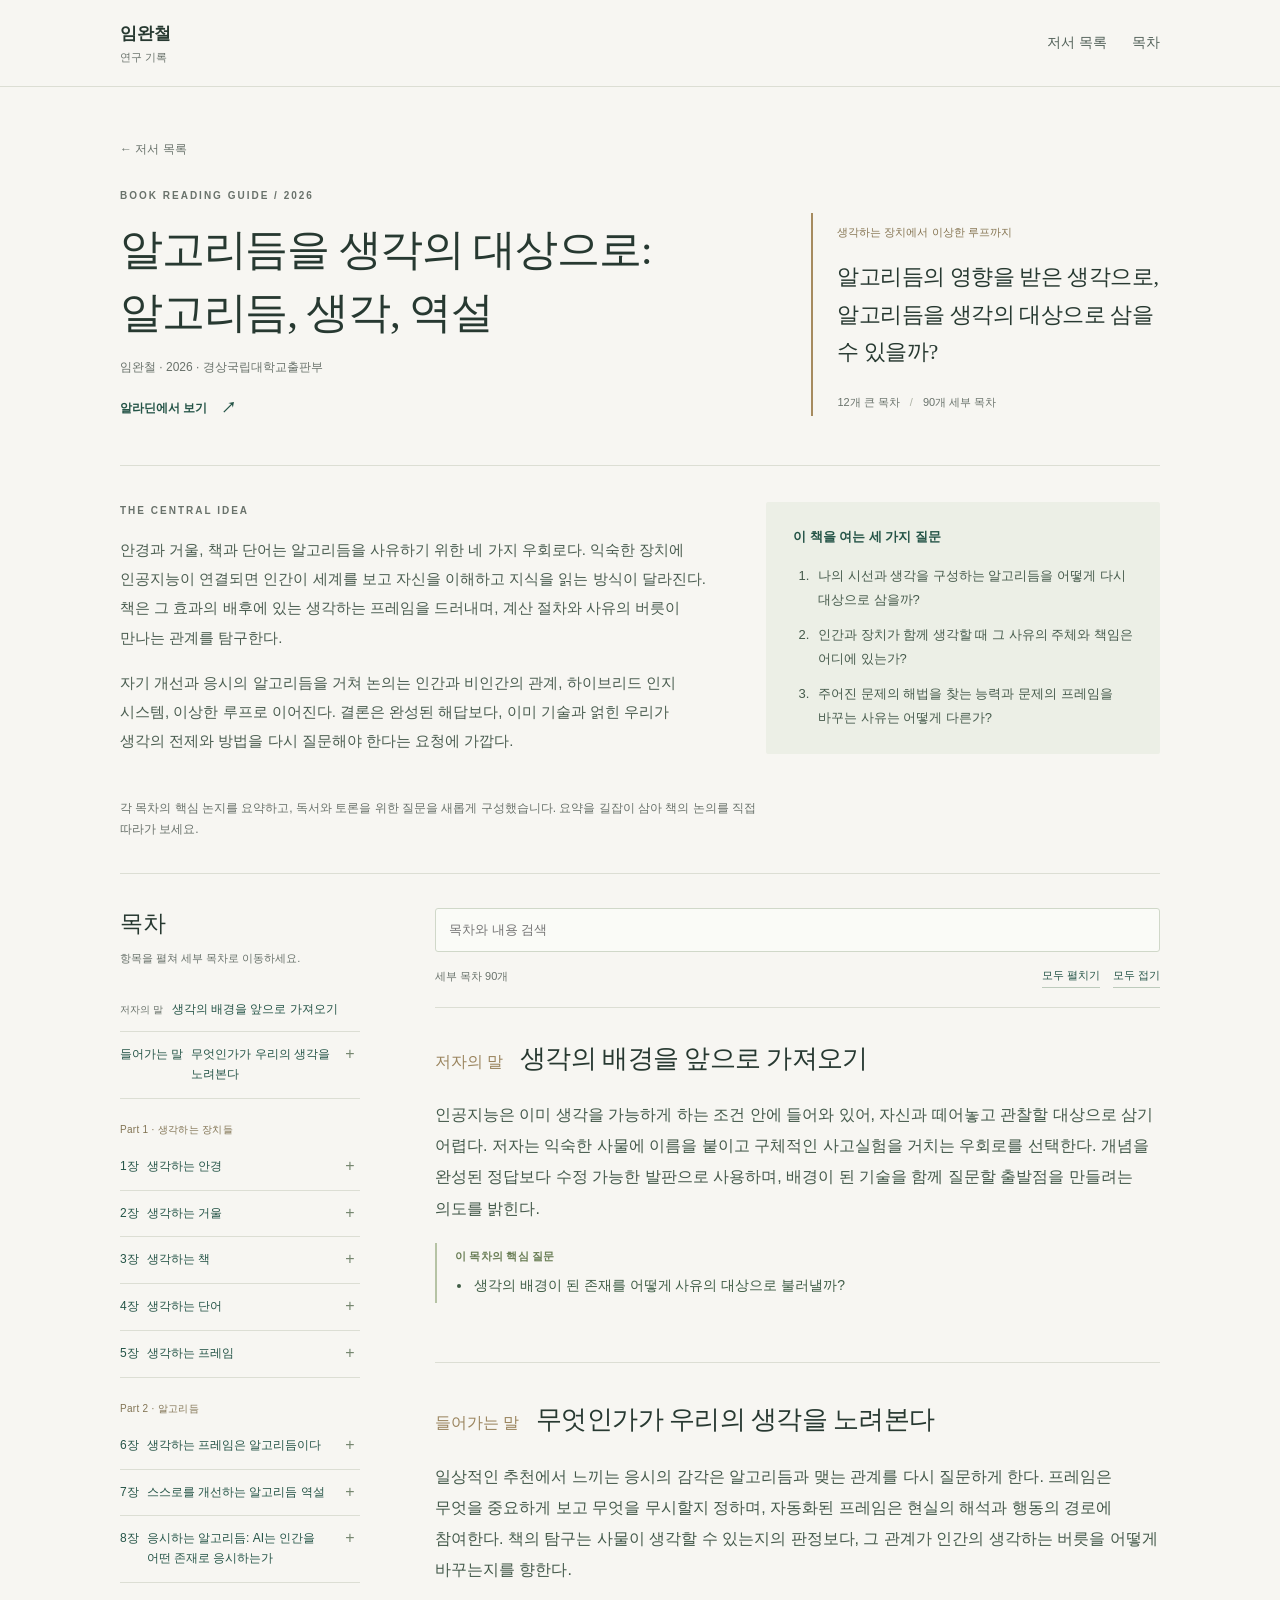
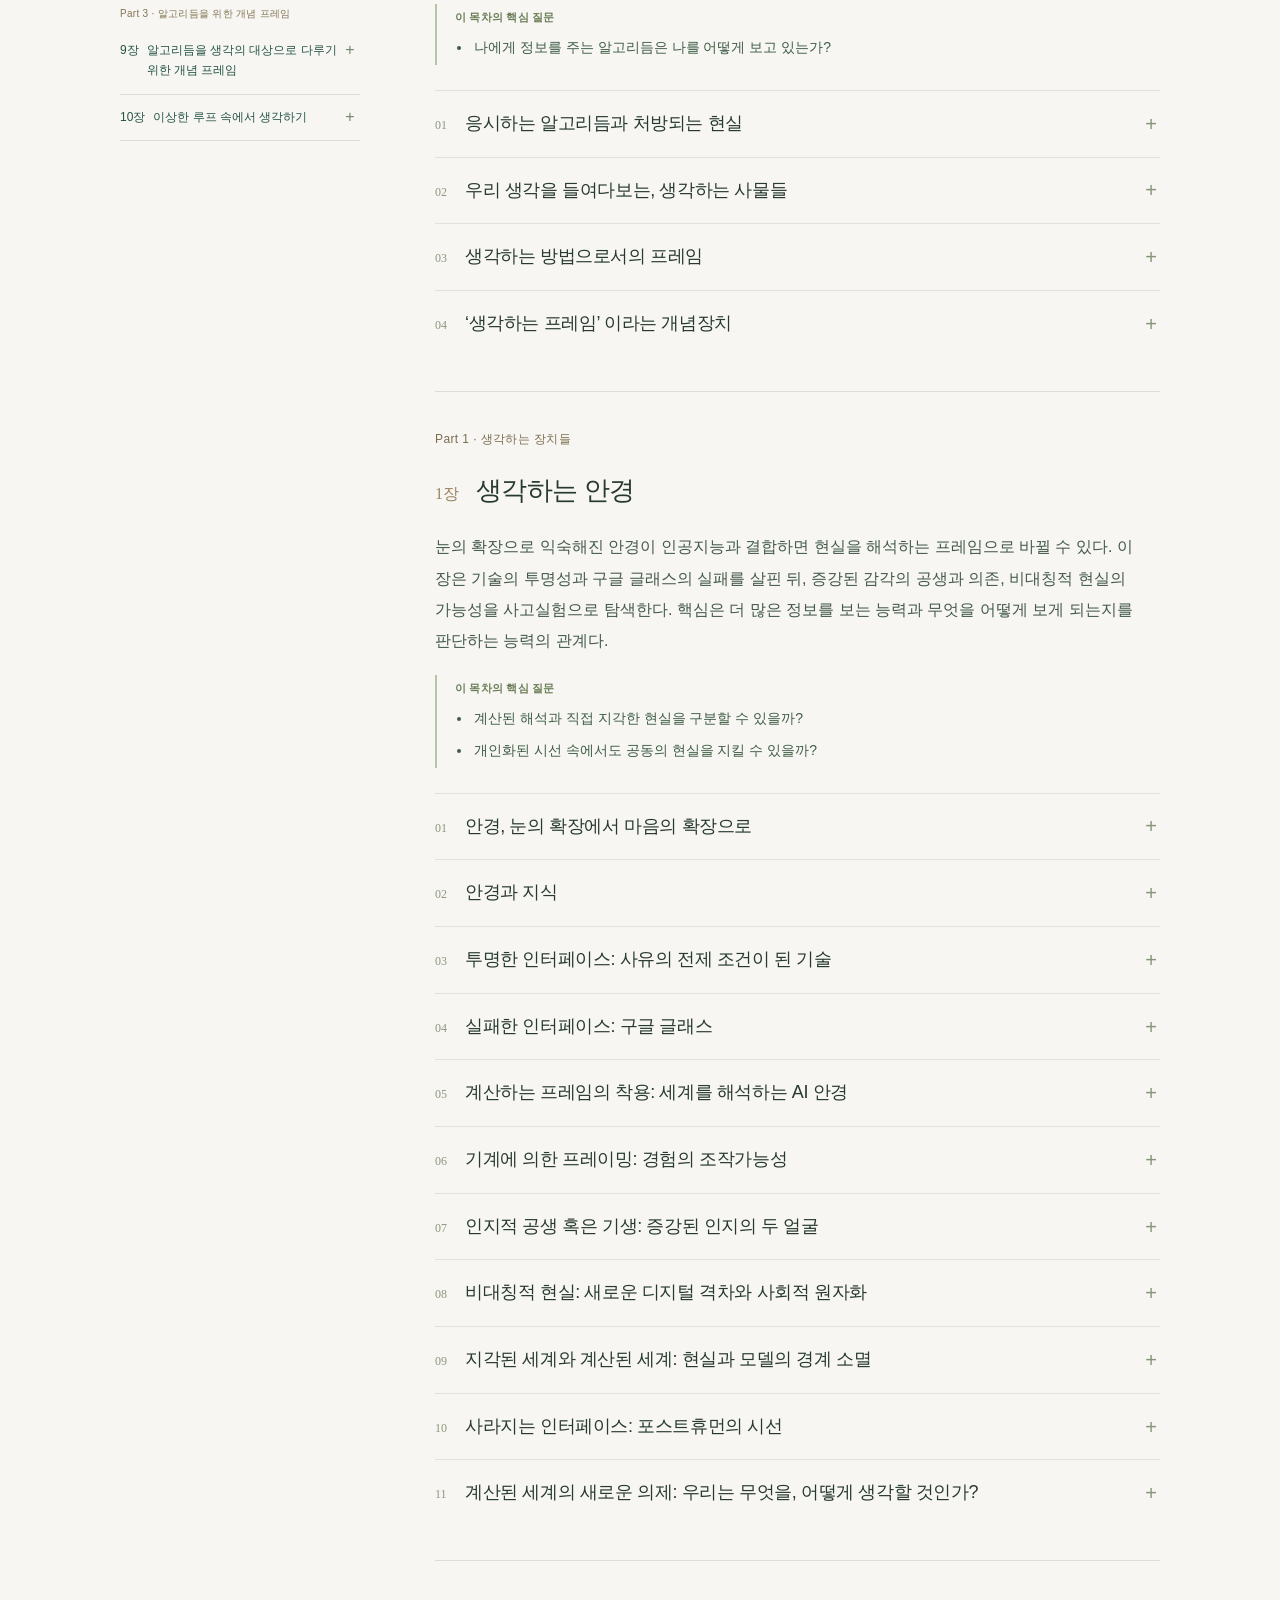
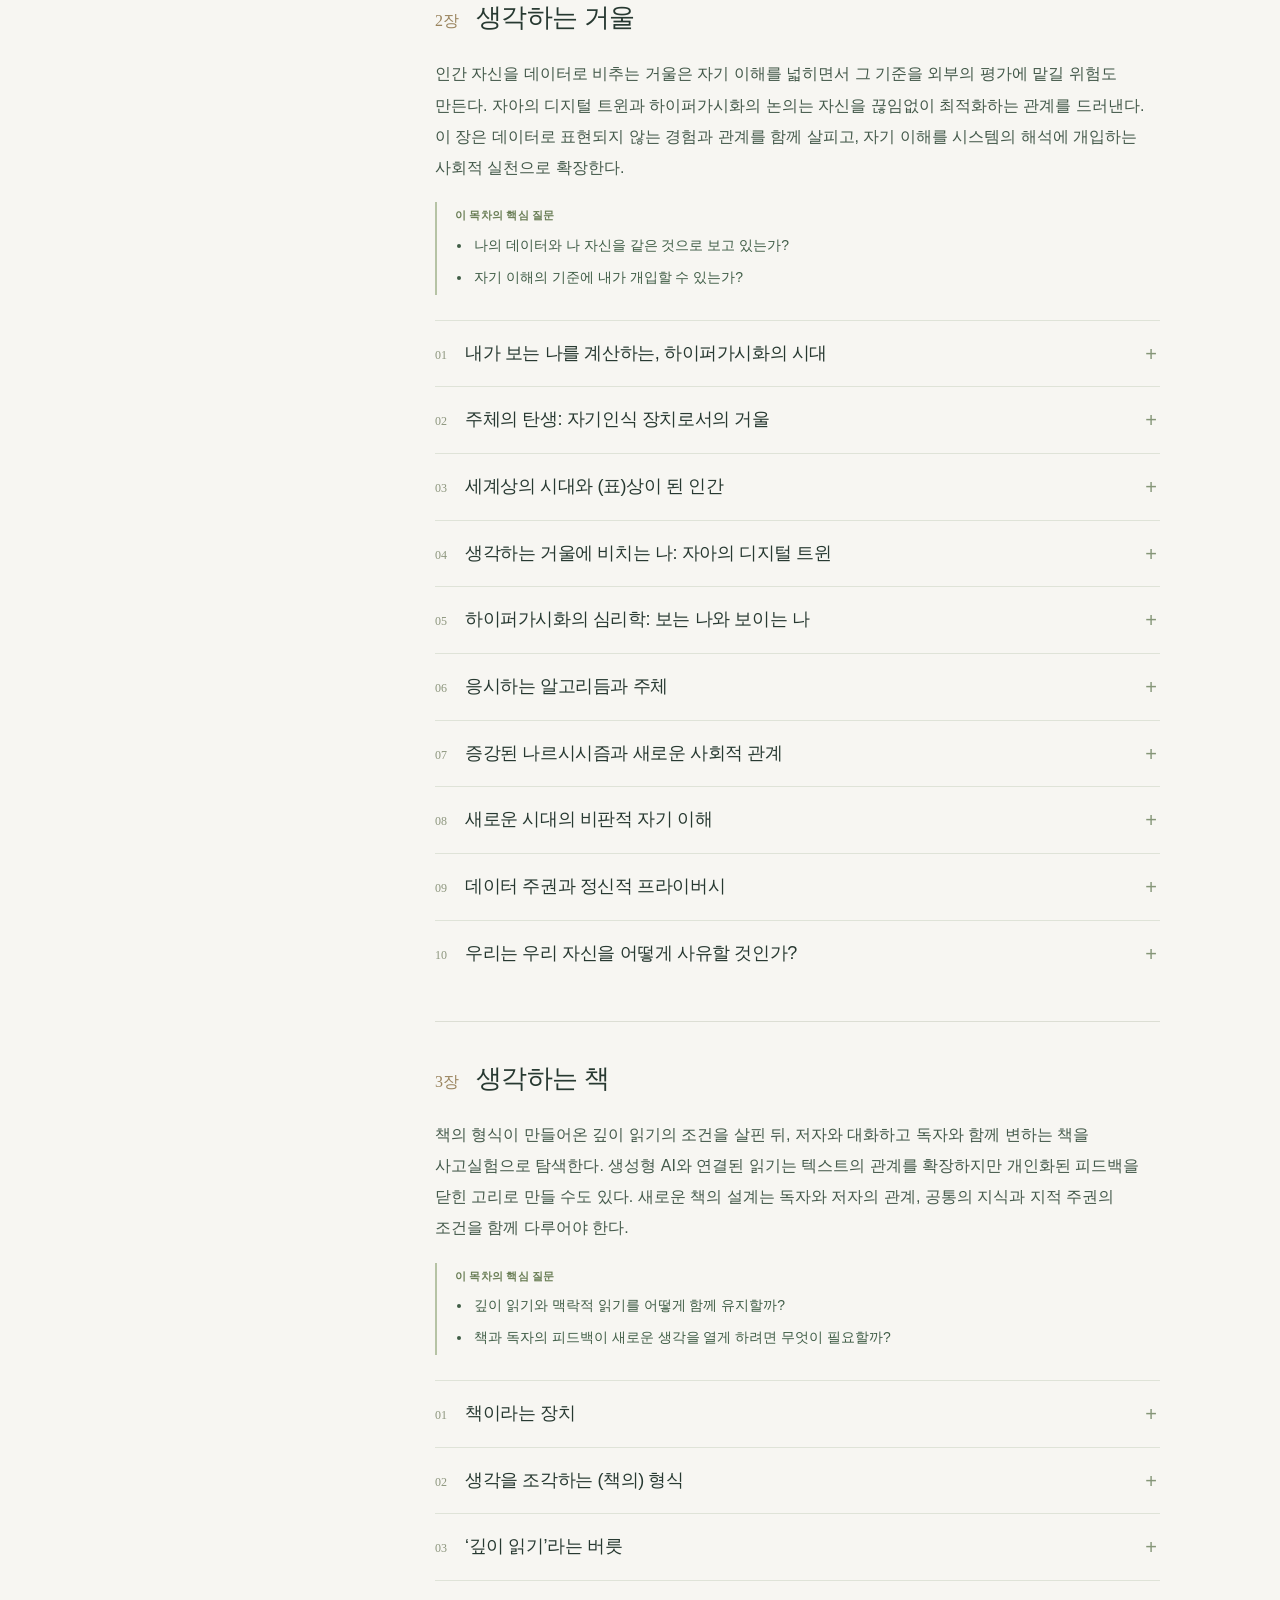
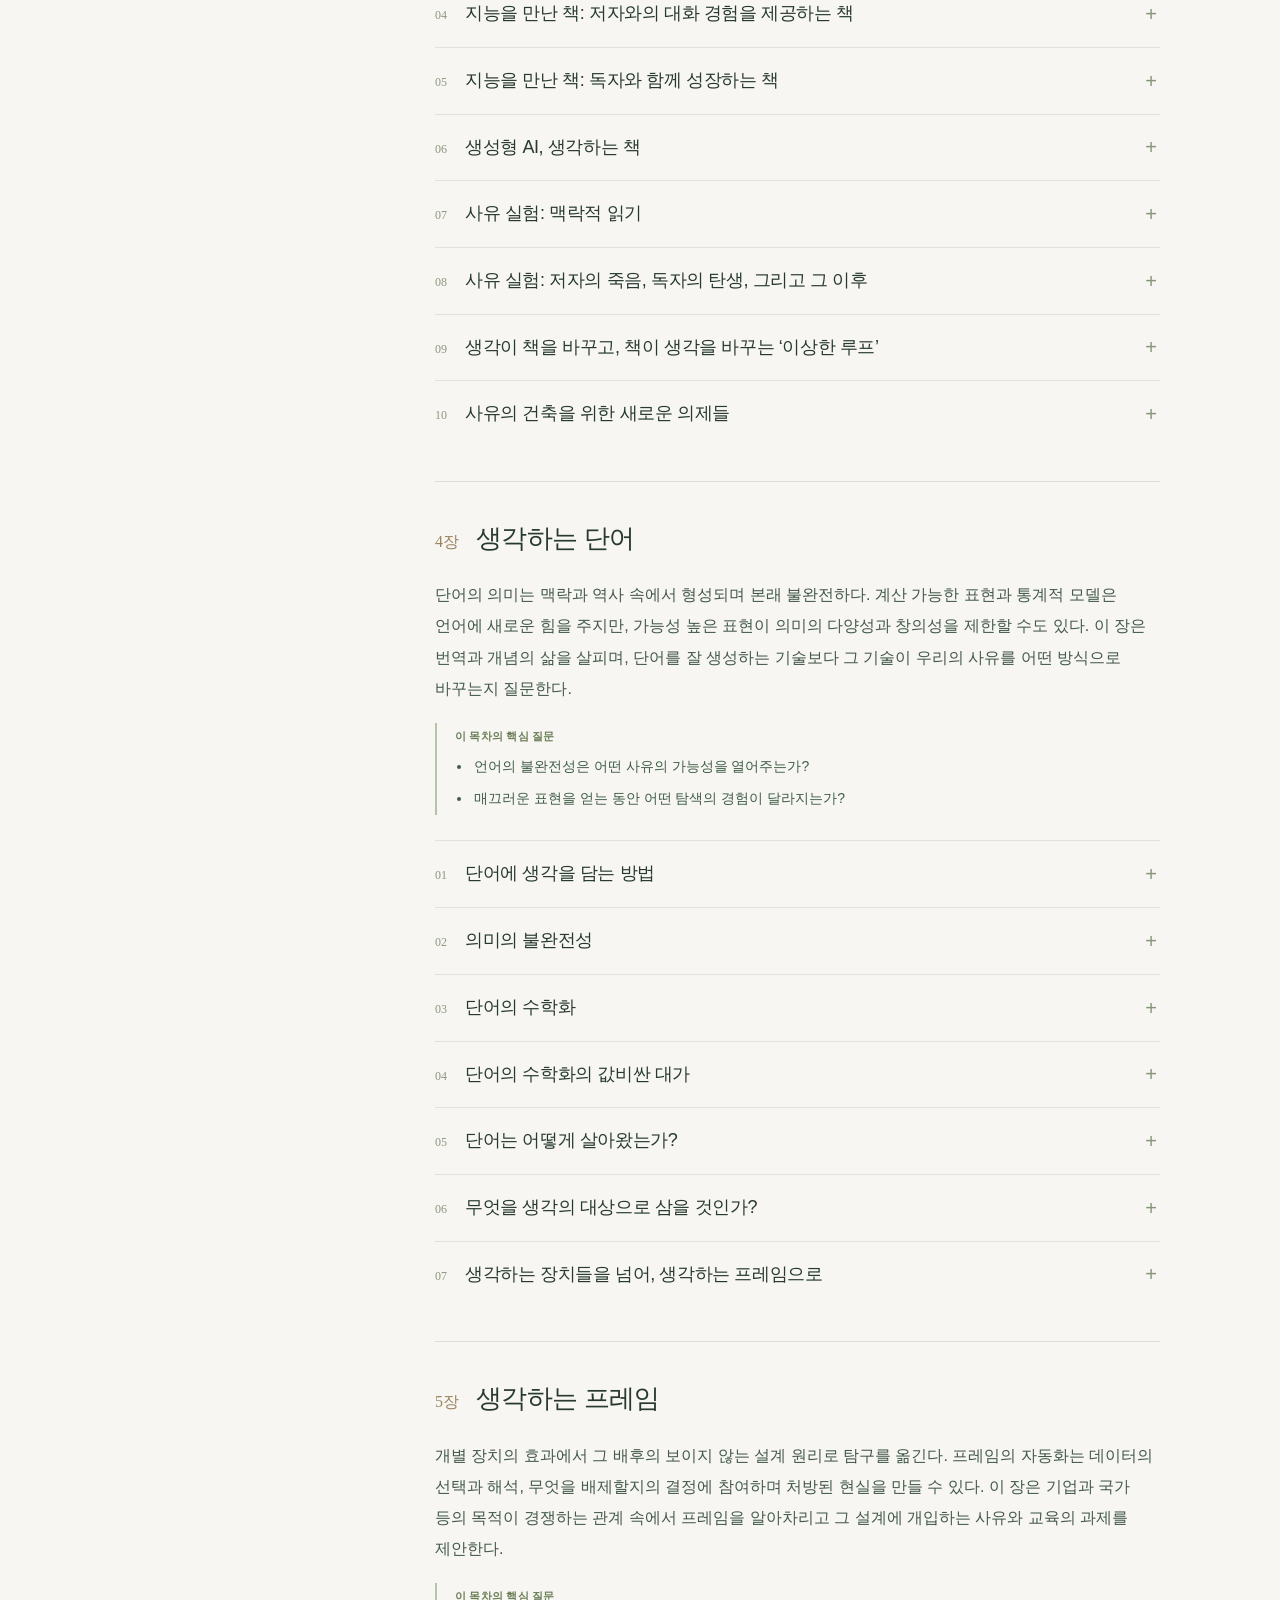
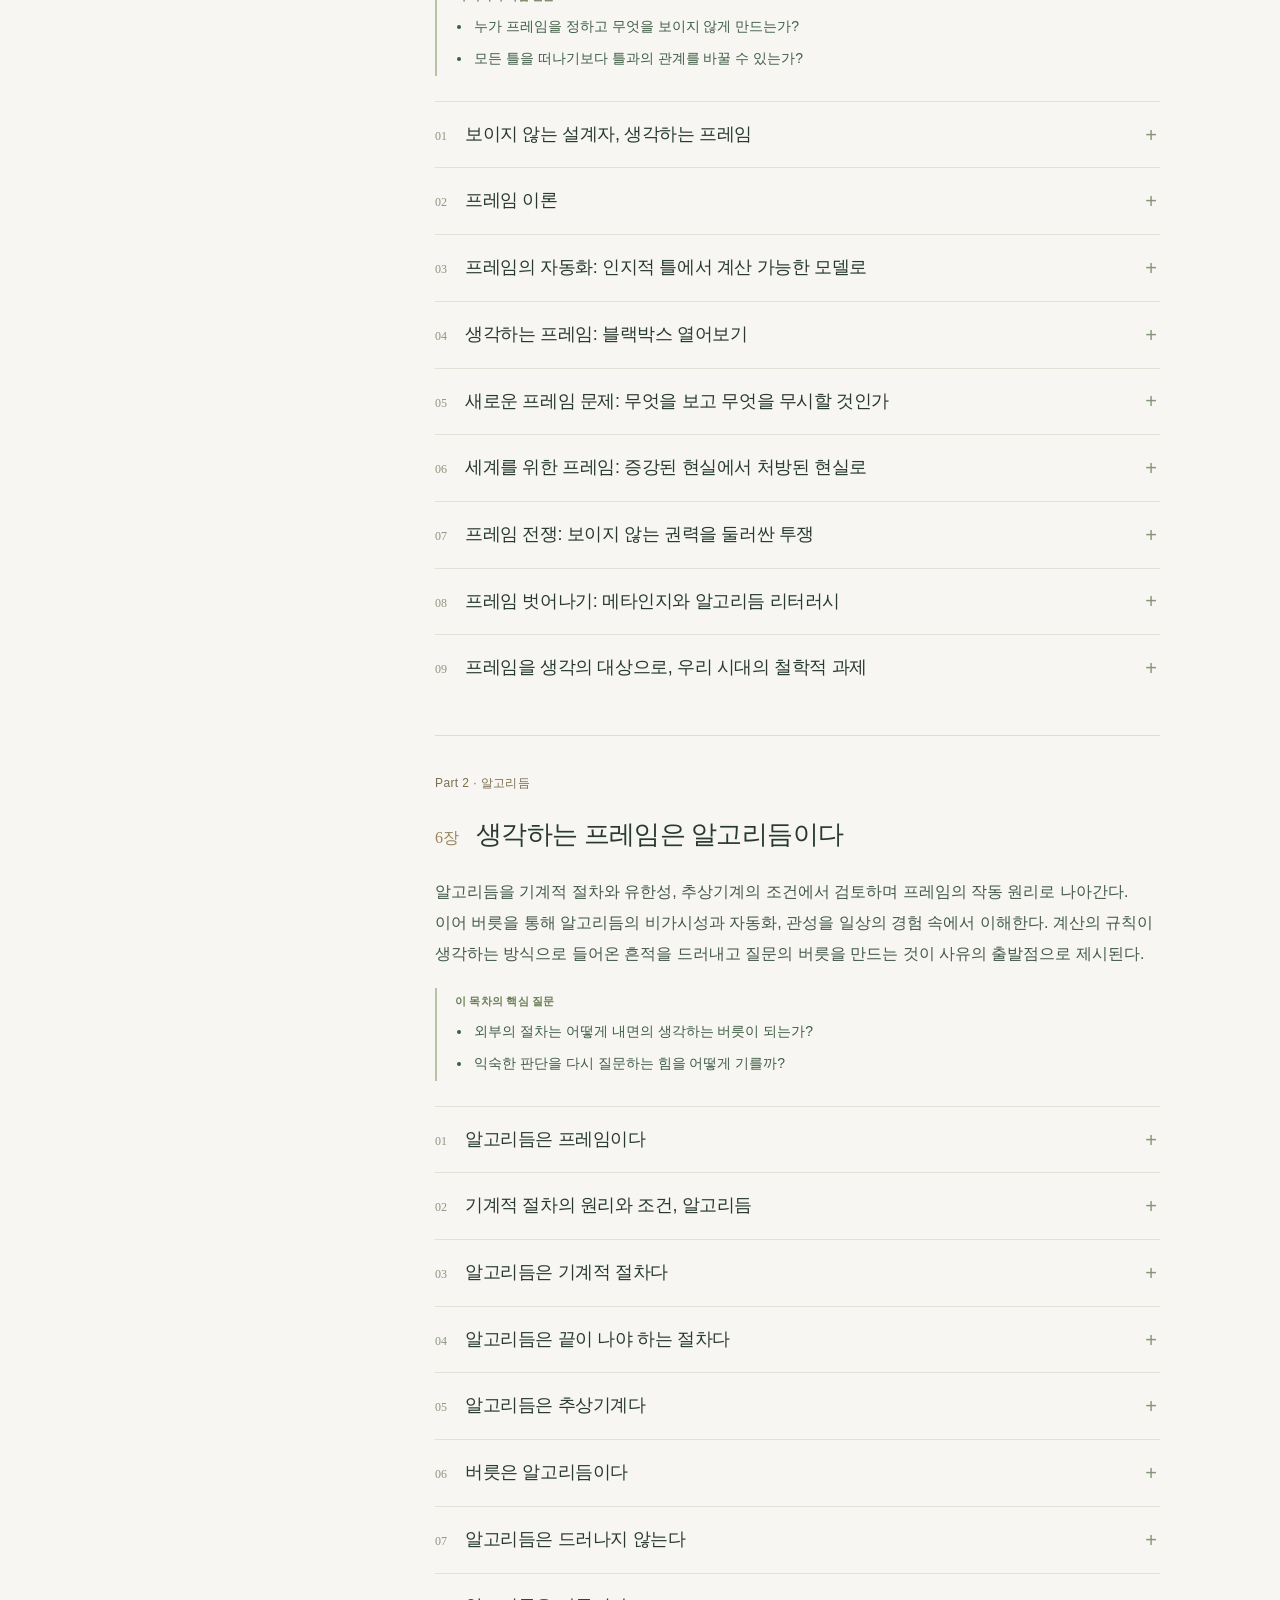
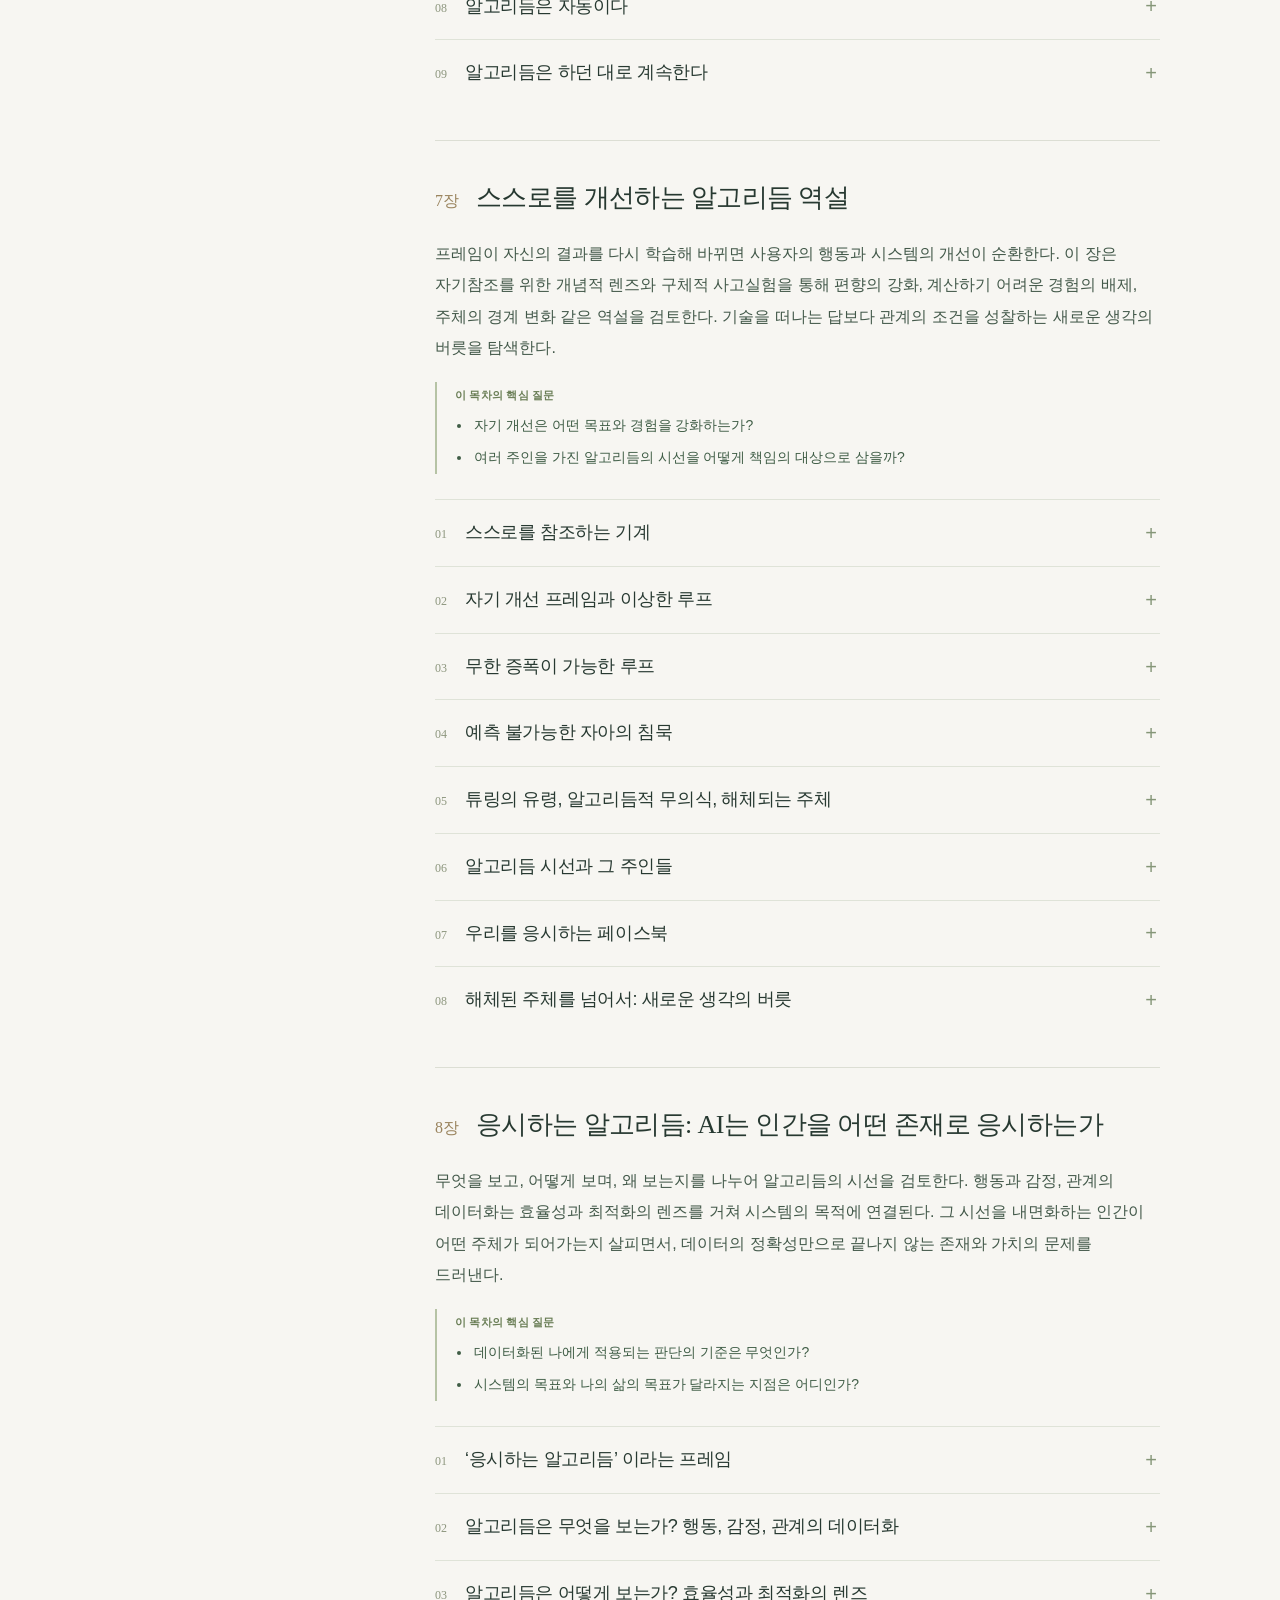
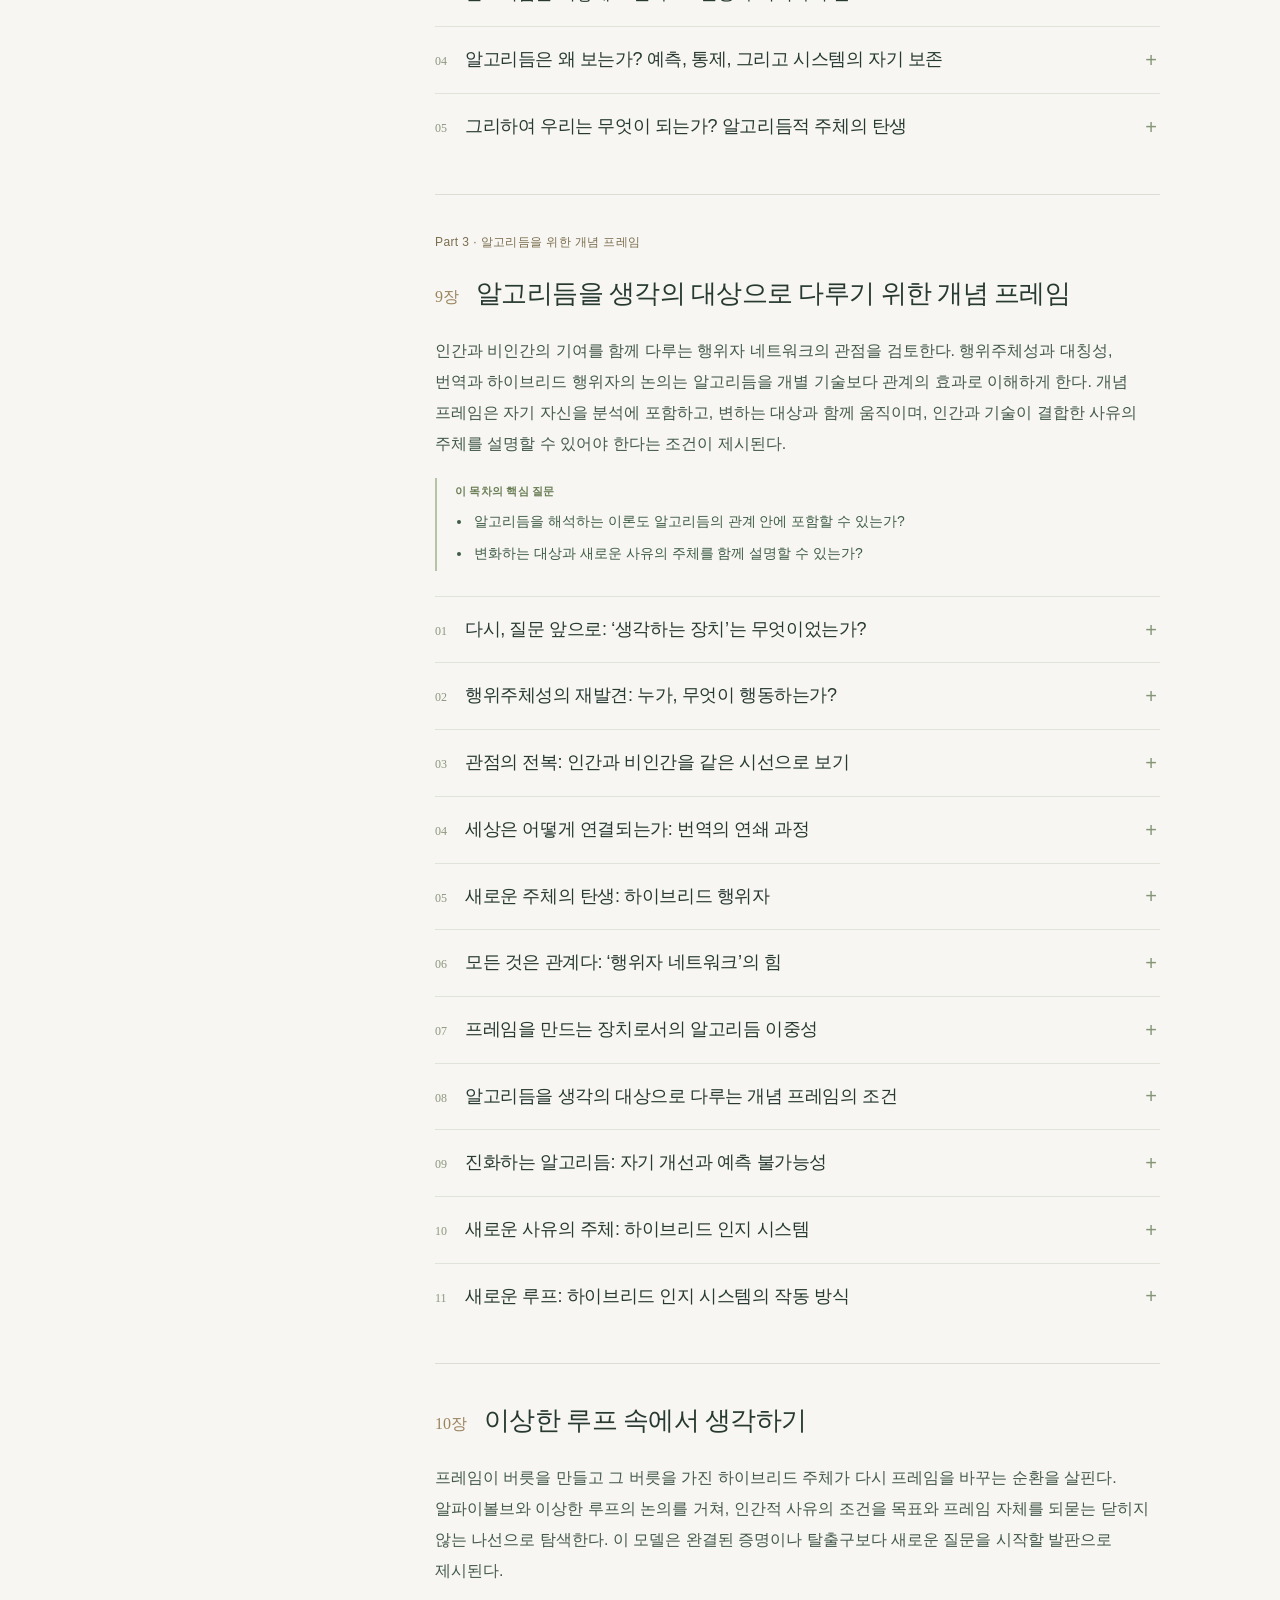
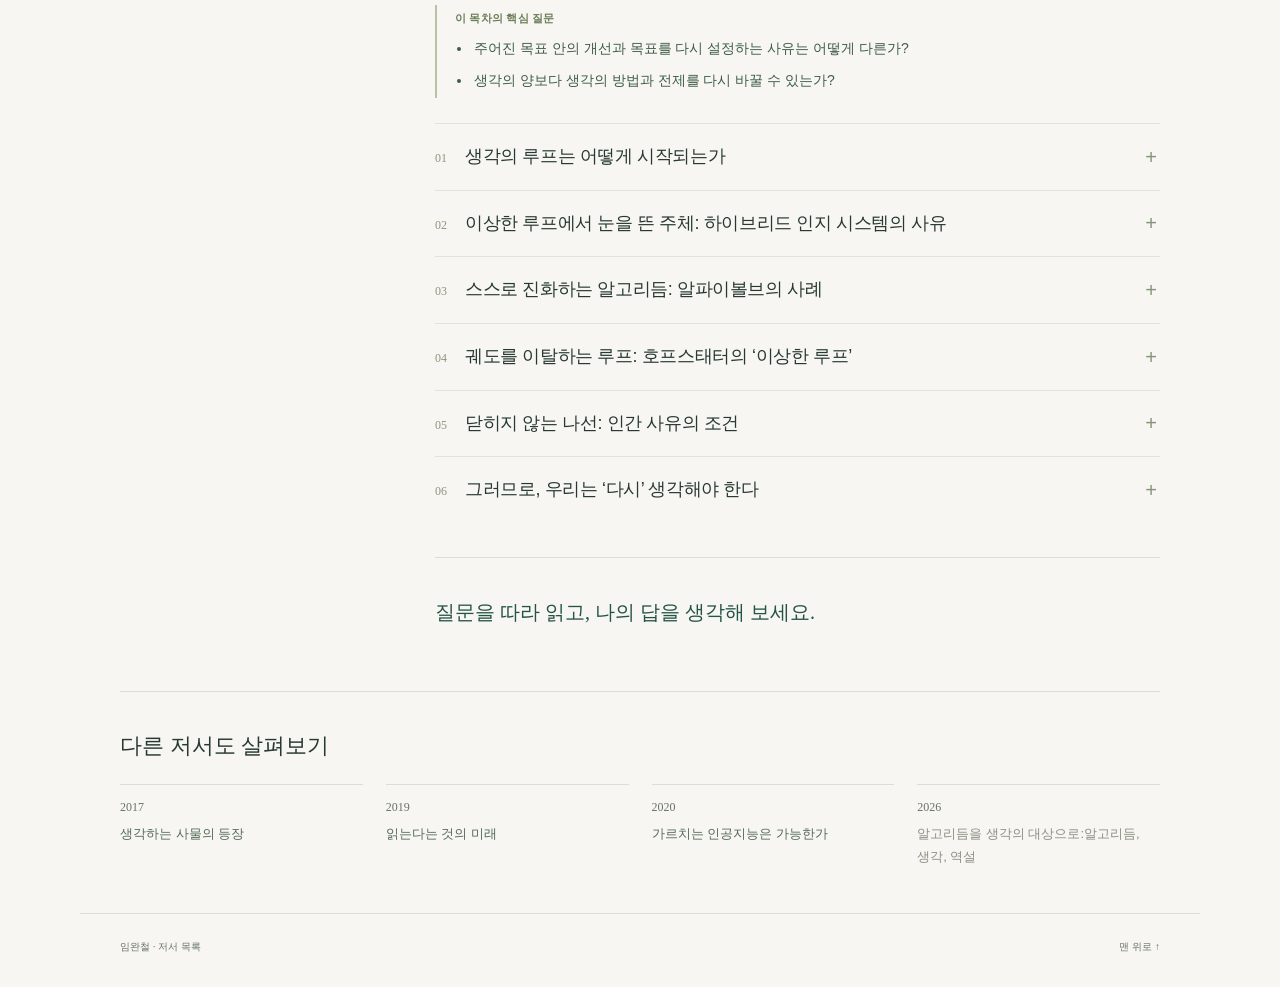
<file: books/algorithm-thought-paradox.html>
<!doctype html>
<html lang="ko" class="book-document"><head><meta charset="utf-8"><meta name="viewport" content="width=device-width,initial-scale=1"><title>알고리듬을 생각의 대상으로:알고리듬, 생각, 역설 · 목차와 핵심 질문</title><meta name="description" content="알고리듬의 영향을 받은 생각으로, 알고리듬을 생각의 대상으로 삼을 수 있을까?"><meta name="theme-color" content="#f7f6f2"><link rel="icon" href="data:image/svg+xml,%3Csvg%20xmlns%3D%22http%3A%2F%2Fwww.w3.org%2F2000%2Fsvg%22%20viewBox%3D%220%200%2040%2040%22%3E%3Crect%20width%3D%2240%22%20height%3D%2240%22%20rx%3D%226%22%20fill%3D%22%231f5147%22%2F%3E%3Ctext%20x%3D%2220%22%20y%3D%2228%22%20text-anchor%3D%22middle%22%20font-family%3D%22sans-serif%22%20font-size%3D%2226%22%20fill%3D%22white%22%3E%EC%9E%84%3C%2Ftext%3E%3C%2Fsvg%3E"><link rel="stylesheet" href="../assets/site.css"><link rel="stylesheet" href="../assets/book.css"><script src="../assets/book.js" defer></script></head>
<body class="book-guide"><a class="skip" href="#reading-main">본문으로 건너뛰기</a><header class="site-header"><div class="shell header-inner"><a class="brand" href="../index.html"><span>임완철<small>연구 기록</small></span></a><nav aria-label="주요 메뉴"><a href="../index.html#books">저서 목록</a><a href="#book-toc">목차</a></nav></div></header>
<main class="shell" id="reading-main"><section class="guide-hero"><div><a class="guide-back" href="../index.html#books"><span aria-hidden="true">←</span> 저서 목록</a><p class="eyebrow">BOOK READING GUIDE / 2026</p><h1>알고리듬을 생각의 대상으로:알고리듬, 생각, 역설</h1><p class="guide-meta">임완철 · 2026 · 경상국립대학교출판부</p><div class="record-links"><a class="text-link" href="https://www.aladin.co.kr/shop/wproduct.aspx?ItemId=387518062" target="_blank" rel="noopener noreferrer">알라딘에서 보기 <span aria-hidden="true">↗</span><span class="sr-only"> (새 창)</span></a></div></div><aside class="guide-premise"><span>생각하는 장치에서 이상한 루프까지</span><p>알고리듬의 영향을 받은 생각으로, 알고리듬을 생각의 대상으로 삼을 수 있을까?</p><div>12개 큰 목차 <span aria-hidden="true">/</span> 90개 세부 목차</div></aside></section>
<section class="guide-intro" aria-label="책의 문제의식"><div class="guide-overview"><span class="eyebrow">THE CENTRAL IDEA</span><p>안경과 거울, 책과 단어는 알고리듬을 사유하기 위한 네 가지 우회로다. 익숙한 장치에 인공지능이 연결되면 인간이 세계를 보고 자신을 이해하고 지식을 읽는 방식이 달라진다. 책은 그 효과의 배후에 있는 생각하는 프레임을 드러내며, 계산 절차와 사유의 버릇이 만나는 관계를 탐구한다.</p><p>자기 개선과 응시의 알고리듬을 거쳐 논의는 인간과 비인간의 관계, 하이브리드 인지 시스템, 이상한 루프로 이어진다. 결론은 완성된 해답보다, 이미 기술과 얽힌 우리가 생각의 전제와 방법을 다시 질문해야 한다는 요청에 가깝다.</p></div><aside class="guide-key-questions"><h2>이 책을 여는 세 가지 질문</h2><ol><li>나의 시선과 생각을 구성하는 알고리듬을 어떻게 다시 대상으로 삼을까?</li><li>인간과 장치가 함께 생각할 때 그 사유의 주체와 책임은 어디에 있는가?</li><li>주어진 문제의 해법을 찾는 능력과 문제의 프레임을 바꾸는 사유는 어떻게 다른가?</li></ol></aside></section>
<p class="guide-note">각 목차의 핵심 논지를 요약하고, 독서와 토론을 위한 질문을 새롭게 구성했습니다. 요약을 길잡이 삼아 책의 논의를 직접 따라가 보세요.</p>
<div class="guide-layout"><aside class="toc-sidebar" id="book-toc"><h2>목차</h2><p>항목을 펼쳐 세부 목차로 이동하세요.</p><nav aria-label="책 목차"><ol class="toc-list"><li class="toc-single"><a href="#chapter-1"><span>저자의 말</span>생각의 배경을 앞으로 가져오기</a></li><li><details class="toc-group"><summary>들어가는 말 <span>무엇인가가 우리의 생각을 노려본다</span><span class="disclosure-icon toc-chevron" aria-hidden="true"></span></summary><a class="toc-chapter-link" href="#chapter-2">장 전체 살펴보기 <span aria-hidden="true">→</span></a><ol><li><a href="#section-2-1">응시하는 알고리듬과 처방되는 현실</a></li><li><a href="#section-2-2">우리 생각을 들여다보는, 생각하는 사물들</a></li><li><a href="#section-2-3">생각하는 방법으로서의 프레임</a></li><li><a href="#section-2-4">‘생각하는 프레임’ 이라는 개념장치</a></li></ol></details></li><li class="toc-part">Part 1 · 생각하는 장치들</li><li><details class="toc-group"><summary>1장 <span>생각하는 안경</span><span class="disclosure-icon toc-chevron" aria-hidden="true"></span></summary><a class="toc-chapter-link" href="#chapter-3">장 전체 살펴보기 <span aria-hidden="true">→</span></a><ol><li><a href="#section-3-1">안경, 눈의 확장에서 마음의 확장으로</a></li><li><a href="#section-3-2">안경과 지식</a></li><li><a href="#section-3-3">투명한 인터페이스: 사유의 전제 조건이 된 기술</a></li><li><a href="#section-3-4">실패한 인터페이스: 구글 글래스</a></li><li><a href="#section-3-5">계산하는 프레임의 착용: 세계를 해석하는 AI 안경</a></li><li><a href="#section-3-6">기계에 의한 프레이밍: 경험의 조작가능성</a></li><li><a href="#section-3-7">인지적 공생 혹은 기생: 증강된 인지의 두 얼굴</a></li><li><a href="#section-3-8">비대칭적 현실: 새로운 디지털 격차와 사회적 원자화</a></li><li><a href="#section-3-9">지각된 세계와 계산된 세계: 현실과 모델의 경계 소멸</a></li><li><a href="#section-3-10">사라지는 인터페이스: 포스트휴먼의 시선</a></li><li><a href="#section-3-11">계산된 세계의 새로운 의제: 우리는 무엇을, 어떻게 생각할 것인가?</a></li></ol></details></li><li><details class="toc-group"><summary>2장 <span>생각하는 거울</span><span class="disclosure-icon toc-chevron" aria-hidden="true"></span></summary><a class="toc-chapter-link" href="#chapter-4">장 전체 살펴보기 <span aria-hidden="true">→</span></a><ol><li><a href="#section-4-1">내가 보는 나를 계산하는, 하이퍼가시화의 시대</a></li><li><a href="#section-4-2">주체의 탄생: 자기인식 장치로서의 거울</a></li><li><a href="#section-4-3">세계상의 시대와 (표)상이 된 인간</a></li><li><a href="#section-4-4">생각하는 거울에 비치는 나: 자아의 디지털 트윈</a></li><li><a href="#section-4-5">하이퍼가시화의 심리학: 보는 나와 보이는 나</a></li><li><a href="#section-4-6">응시하는 알고리듬과 주체</a></li><li><a href="#section-4-7">증강된 나르시시즘과 새로운 사회적 관계</a></li><li><a href="#section-4-8">새로운 시대의 비판적 자기 이해</a></li><li><a href="#section-4-9">데이터 주권과 정신적 프라이버시</a></li><li><a href="#section-4-10">우리는 우리 자신을 어떻게 사유할 것인가?</a></li></ol></details></li><li><details class="toc-group"><summary>3장 <span>생각하는 책</span><span class="disclosure-icon toc-chevron" aria-hidden="true"></span></summary><a class="toc-chapter-link" href="#chapter-5">장 전체 살펴보기 <span aria-hidden="true">→</span></a><ol><li><a href="#section-5-1">책이라는 장치</a></li><li><a href="#section-5-2">생각을 조각하는 (책의) 형식</a></li><li><a href="#section-5-3">‘깊이 읽기’라는 버릇</a></li><li><a href="#section-5-4">지능을 만난 책: 저자와의 대화 경험을 제공하는 책</a></li><li><a href="#section-5-5">지능을 만난 책: 독자와 함께 성장하는 책</a></li><li><a href="#section-5-6">생성형 AI, 생각하는 책</a></li><li><a href="#section-5-7">사유 실험: 맥락적 읽기</a></li><li><a href="#section-5-8">사유 실험: 저자의 죽음, 독자의 탄생, 그리고 그 이후</a></li><li><a href="#section-5-9">생각이 책을 바꾸고, 책이 생각을 바꾸는 ‘이상한 루프’</a></li><li><a href="#section-5-10">사유의 건축을 위한 새로운 의제들</a></li></ol></details></li><li><details class="toc-group"><summary>4장 <span>생각하는 단어</span><span class="disclosure-icon toc-chevron" aria-hidden="true"></span></summary><a class="toc-chapter-link" href="#chapter-6">장 전체 살펴보기 <span aria-hidden="true">→</span></a><ol><li><a href="#section-6-1">단어에 생각을 담는 방법</a></li><li><a href="#section-6-2">의미의 불완전성</a></li><li><a href="#section-6-3">단어의 수학화</a></li><li><a href="#section-6-4">단어의 수학화의 값비싼 대가</a></li><li><a href="#section-6-5">단어는 어떻게 살아왔는가?</a></li><li><a href="#section-6-6">무엇을 생각의 대상으로 삼을 것인가?</a></li><li><a href="#section-6-7">생각하는 장치들을 넘어, 생각하는 프레임으로</a></li></ol></details></li><li><details class="toc-group"><summary>5장 <span>생각하는 프레임</span><span class="disclosure-icon toc-chevron" aria-hidden="true"></span></summary><a class="toc-chapter-link" href="#chapter-7">장 전체 살펴보기 <span aria-hidden="true">→</span></a><ol><li><a href="#section-7-1">보이지 않는 설계자, 생각하는 프레임</a></li><li><a href="#section-7-2">프레임 이론</a></li><li><a href="#section-7-3">프레임의 자동화: 인지적 틀에서 계산 가능한 모델로</a></li><li><a href="#section-7-4">생각하는 프레임: 블랙박스 열어보기</a></li><li><a href="#section-7-5">새로운 프레임 문제: 무엇을 보고 무엇을 무시할 것인가</a></li><li><a href="#section-7-6">세계를 위한 프레임: 증강된 현실에서 처방된 현실로</a></li><li><a href="#section-7-7">프레임 전쟁: 보이지 않는 권력을 둘러싼 투쟁</a></li><li><a href="#section-7-8">프레임 벗어나기: 메타인지와 알고리듬 리터러시</a></li><li><a href="#section-7-9">프레임을 생각의 대상으로, 우리 시대의 철학적 과제</a></li></ol></details></li><li class="toc-part">Part 2 · 알고리듬</li><li><details class="toc-group"><summary>6장 <span>생각하는 프레임은 알고리듬이다</span><span class="disclosure-icon toc-chevron" aria-hidden="true"></span></summary><a class="toc-chapter-link" href="#chapter-8">장 전체 살펴보기 <span aria-hidden="true">→</span></a><ol><li><a href="#section-8-1">알고리듬은 프레임이다</a></li><li><a href="#section-8-2">기계적 절차의 원리와 조건, 알고리듬</a></li><li><a href="#section-8-3">알고리듬은 기계적 절차다</a></li><li><a href="#section-8-4">알고리듬은 끝이 나야 하는 절차다</a></li><li><a href="#section-8-5">알고리듬은 추상기계다</a></li><li><a href="#section-8-6">버릇은 알고리듬이다</a></li><li><a href="#section-8-7">알고리듬은 드러나지 않는다</a></li><li><a href="#section-8-8">알고리듬은 자동이다</a></li><li><a href="#section-8-9">알고리듬은 하던 대로 계속한다</a></li></ol></details></li><li><details class="toc-group"><summary>7장 <span>스스로를 개선하는 알고리듬 역설</span><span class="disclosure-icon toc-chevron" aria-hidden="true"></span></summary><a class="toc-chapter-link" href="#chapter-9">장 전체 살펴보기 <span aria-hidden="true">→</span></a><ol><li><a href="#section-9-1">스스로를 참조하는 기계</a></li><li><a href="#section-9-2">자기 개선 프레임과 이상한 루프</a></li><li><a href="#section-9-3">무한 증폭이 가능한 루프</a></li><li><a href="#section-9-4">예측 불가능한 자아의 침묵</a></li><li><a href="#section-9-5">튜링의 유령, 알고리듬적 무의식, 해체되는 주체</a></li><li><a href="#section-9-6">알고리듬 시선과 그 주인들</a></li><li><a href="#section-9-7">우리를 응시하는 페이스북</a></li><li><a href="#section-9-8">해체된 주체를 넘어서: 새로운 생각의 버릇</a></li></ol></details></li><li><details class="toc-group"><summary>8장 <span>응시하는 알고리듬: AI는 인간을 어떤 존재로 응시하는가</span><span class="disclosure-icon toc-chevron" aria-hidden="true"></span></summary><a class="toc-chapter-link" href="#chapter-10">장 전체 살펴보기 <span aria-hidden="true">→</span></a><ol><li><a href="#section-10-1">‘응시하는 알고리듬’ 이라는 프레임</a></li><li><a href="#section-10-2">알고리듬은 무엇을 보는가? 행동, 감정, 관계의 데이터화</a></li><li><a href="#section-10-3">알고리듬은 어떻게 보는가? 효율성과 최적화의 렌즈</a></li><li><a href="#section-10-4">알고리듬은 왜 보는가? 예측, 통제, 그리고 시스템의 자기 보존</a></li><li><a href="#section-10-5">그리하여 우리는 무엇이 되는가? 알고리듬적 주체의 탄생</a></li></ol></details></li><li class="toc-part">Part 3 · 알고리듬을 위한 개념 프레임</li><li><details class="toc-group"><summary>9장 <span>알고리듬을 생각의 대상으로 다루기 위한 개념 프레임</span><span class="disclosure-icon toc-chevron" aria-hidden="true"></span></summary><a class="toc-chapter-link" href="#chapter-11">장 전체 살펴보기 <span aria-hidden="true">→</span></a><ol><li><a href="#section-11-1">다시, 질문 앞으로: ‘생각하는 장치’는 무엇이었는가?</a></li><li><a href="#section-11-2">행위주체성의 재발견: 누가, 무엇이 행동하는가?</a></li><li><a href="#section-11-3">관점의 전복: 인간과 비인간을 같은 시선으로 보기</a></li><li><a href="#section-11-4">세상은 어떻게 연결되는가: 번역의 연쇄 과정</a></li><li><a href="#section-11-5">새로운 주체의 탄생: 하이브리드 행위자</a></li><li><a href="#section-11-6">모든 것은 관계다: ‘행위자 네트워크’의 힘</a></li><li><a href="#section-11-7">프레임을 만드는 장치로서의 알고리듬 이중성</a></li><li><a href="#section-11-8">알고리듬을 생각의 대상으로 다루는 개념 프레임의 조건</a></li><li><a href="#section-11-9">진화하는 알고리듬: 자기 개선과 예측 불가능성</a></li><li><a href="#section-11-10">새로운 사유의 주체: 하이브리드 인지 시스템</a></li><li><a href="#section-11-11">새로운 루프: 하이브리드 인지 시스템의 작동 방식</a></li></ol></details></li><li><details class="toc-group"><summary>10장 <span>이상한 루프 속에서 생각하기</span><span class="disclosure-icon toc-chevron" aria-hidden="true"></span></summary><a class="toc-chapter-link" href="#chapter-12">장 전체 살펴보기 <span aria-hidden="true">→</span></a><ol><li><a href="#section-12-1">생각의 루프는 어떻게 시작되는가</a></li><li><a href="#section-12-2">이상한 루프에서 눈을 뜬 주체: 하이브리드 인지 시스템의 사유</a></li><li><a href="#section-12-3">스스로 진화하는 알고리듬: 알파이볼브의 사례</a></li><li><a href="#section-12-4">궤도를 이탈하는 루프: 호프스태터의 ‘이상한 루프’</a></li><li><a href="#section-12-5">닫히지 않는 나선: 인간 사유의 조건</a></li><li><a href="#section-12-6">그러므로, 우리는 ‘다시’ 생각해야 한다</a></li></ol></details></li></ol></nav></aside><div class="reading-column"><div class="reading-tools" id="reading-tools" hidden><div class="guide-search"><label class="sr-only" for="guide-search">목차와 내용 검색</label><input id="guide-search" type="search" placeholder="목차와 내용 검색" autocomplete="off"><button type="button" id="guide-clear" hidden>지우기</button></div><div class="reading-actions"><span id="guide-count" aria-live="polite">세부 목차 90개</span><button type="button" id="expand-all">모두 펼치기</button><button type="button" id="collapse-all">모두 접기</button></div></div><div id="guide-empty" class="guide-empty" hidden><p>관련 목차가 없습니다.</p><button type="button" id="guide-reset">전체 목차 보기</button></div><section class="reading-chapter" id="chapter-1"><header class="chapter-heading"><span>저자의 말</span><h2>생각의 배경을 앞으로 가져오기</h2></header><div class="chapter-overview"><p>인공지능은 이미 생각을 가능하게 하는 조건 안에 들어와 있어, 자신과 떼어놓고 관찰할 대상으로 삼기 어렵다. 저자는 익숙한 사물에 이름을 붙이고 구체적인 사고실험을 거치는 우회로를 선택한다. 개념을 완성된 정답보다 수정 가능한 발판으로 사용하며, 배경이 된 기술을 함께 질문할 출발점을 만들려는 의도를 밝힌다.</p><aside class="reading-questions"><h3>이 목차의 핵심 질문</h3><ul><li>생각의 배경이 된 존재를 어떻게 사유의 대상으로 불러낼까?</li></ul></aside></div></section><section class="reading-chapter" id="chapter-2"><header class="chapter-heading"><span>들어가는 말</span><h2>무엇인가가 우리의 생각을 노려본다</h2></header><div class="chapter-overview"><p>일상적인 추천에서 느끼는 응시의 감각은 알고리듬과 맺는 관계를 다시 질문하게 한다. 프레임은 무엇을 중요하게 보고 무엇을 무시할지 정하며, 자동화된 프레임은 현실의 해석과 행동의 경로에 참여한다. 책의 탐구는 사물이 생각할 수 있는지의 판정보다, 그 관계가 인간의 생각하는 버릇을 어떻게 바꾸는지를 향한다.</p><aside class="reading-questions"><h3>이 목차의 핵심 질문</h3><ul><li>나에게 정보를 주는 알고리듬은 나를 어떻게 보고 있는가?</li></ul></aside></div><details class="reading-section" id="section-2-1"><summary><span class="section-number">01</span><h3>응시하는 알고리듬과 처방되는 현실</h3><span class="disclosure-icon section-chevron" aria-hidden="true"></span></summary><div class="section-content"><p>추천이 마음을 읽는 것처럼 느껴지는 일상의 경험에서, 알고리듬을 응시하는 존재로 사유하기 시작한다. 그 시선은 정보를 보여주는 데 그치지 않고 우리의 행동과 관계를 구성한다. 이 절은 알고리듬을 생각의 대상으로 삼을 개념적 도구가 필요하다는 문제를 제기하며, 행위자 네트워크의 관점을 검토할 출발점을 마련한다.</p><aside class="reading-questions"><h4>함께 생각할 질문</h4><ul><li>나를 잘 아는 것처럼 보이는 추천은 나를 이해하는가, 나를 활용하는가?</li></ul></aside></div></details><details class="reading-section" id="section-2-2"><summary><span class="section-number">02</span><h3>우리 생각을 들여다보는, 생각하는 사물들</h3><span class="disclosure-icon section-chevron" aria-hidden="true"></span></summary><div class="section-content"><p>인공지능은 여러 장치를 통해 경험되지만 점차 삶의 배경이 되는 인프라로 자리 잡는다. 책은 사물이 정말 생각할 수 있는가라는 판정을 최종 목표로 삼기보다, 우리가 그것을 생각하는 존재로 경험할 때 발생하는 관계에 집중한다. 그 관계가 우리의 생각하는 버릇을 어떻게 바꾸는지가 탐구의 중심으로 옮겨진다.</p><aside class="reading-questions"><h4>함께 생각할 질문</h4><ul><li>사물이 생각하는지의 판정보다 먼저 살펴야 할 인간과 사물의 관계는 무엇인가?</li></ul></aside></div></details><details class="reading-section" id="section-2-3"><summary><span class="section-number">03</span><h3>생각하는 방법으로서의 프레임</h3><span class="disclosure-icon section-chevron" aria-hidden="true"></span></summary><div class="section-content"><p>데닛의 로봇 딜레마는 행동의 결과를 모두 검토하려는 기계가 무엇을 무시해도 되는지 결정하지 못하는 문제를 드러낸다. 프레임은 관련 있는 것과 없는 것을 나누어 생각과 행동을 가능하게 한다. 이 절은 고전적 프레임 문제와 학습 기반 접근을 살피며, 스스로 틀을 만드는 기계가 현실을 어떻게 선택하는지의 새로운 질문으로 나아간다.</p><aside class="reading-questions"><h4>함께 생각할 질문</h4><ul><li>행동하기 위해 무엇을 고려하고 무엇을 무시할지는 누가 정하는가?</li></ul></aside></div></details><details class="reading-section" id="section-2-4"><summary><span class="section-number">04</span><h3>‘생각하는 프레임’ 이라는 개념장치</h3><span class="disclosure-icon section-chevron" aria-hidden="true"></span></summary><div class="section-content"><p>인간의 사유의 틀이 계산 가능한 모델로 바뀌는 과정을 생각하는 프레임이라는 개념으로 다룬다. 현실을 수치와 규칙으로 구성하면 계산은 가능해지지만, 무엇을 중요하게 보는지도 함께 정해진다. 게임화와 목표 설정의 논의를 통해, 프레임이 세계를 설명하는 도구이면서 행동의 방향을 조직하는 장치라는 점을 살핀다.</p><aside class="reading-questions"><h4>함께 생각할 질문</h4><ul><li>수치화된 목표는 세계를 보여주는가, 우리가 움직일 방향을 정하는가?</li></ul></aside></div></details></section><p class="reading-part">Part 1 · 생각하는 장치들</p><section class="reading-chapter" id="chapter-3"><header class="chapter-heading"><span>1장</span><h2>생각하는 안경</h2></header><div class="chapter-overview"><p>눈의 확장으로 익숙해진 안경이 인공지능과 결합하면 현실을 해석하는 프레임으로 바뀔 수 있다. 이 장은 기술의 투명성과 구글 글래스의 실패를 살핀 뒤, 증강된 감각의 공생과 의존, 비대칭적 현실의 가능성을 사고실험으로 탐색한다. 핵심은 더 많은 정보를 보는 능력과 무엇을 어떻게 보게 되는지를 판단하는 능력의 관계다.</p><aside class="reading-questions"><h3>이 목차의 핵심 질문</h3><ul><li>계산된 해석과 직접 지각한 현실을 구분할 수 있을까?</li><li>개인화된 시선 속에서도 공동의 현실을 지킬 수 있을까?</li></ul></aside></div><details class="reading-section" id="section-3-1"><summary><span class="section-number">01</span><h3>안경, 눈의 확장에서 마음의 확장으로</h3><span class="disclosure-icon section-chevron" aria-hidden="true"></span></summary><div class="section-content"><p>안경은 눈의 한계를 보완하는 물건이면서 인간이 세계를 경험하는 방식에 깊이 통합된 장치다. 너무 익숙해 그 영향을 의식하기 어렵다는 역설도 지닌다. 이 절은 안경이 인공지능과 만날 때 감각의 확장을 넘어 판단과 해석에 참여하는 장치로 바뀔 가능성을 탐색하며, 마음과 기계의 경계를 질문한다.</p><aside class="reading-questions"><h4>함께 생각할 질문</h4><ul><li>시각을 돕는 안경이 해석까지 맡으면 누구의 시선으로 세계를 보게 되는가?</li></ul></aside></div></details><details class="reading-section" id="section-3-2"><summary><span class="section-number">02</span><h3>안경과 지식</h3><span class="disclosure-icon section-chevron" aria-hidden="true"></span></summary><div class="section-content"><p>안경의 보급은 노화로 읽기와 정밀한 작업이 어려워진 사람에게 지적 활동의 시간을 늘려주었다. 따라서 안경의 역사는 개인의 시력 교정만이 아니라 지식의 생산과 전승을 가능하게 한 조건의 역사다. 이 절은 작은 물질적 장치가 사고의 범위와 삶의 활동을 확장하는 효과를 통해 인간과 기술의 관계를 다시 살핀다.</p><aside class="reading-questions"><h4>함께 생각할 질문</h4><ul><li>생각하는 능력이라고 부르는 것 가운데 물질적 도구가 가능하게 한 부분은 무엇인가?</li></ul></aside></div></details><details class="reading-section" id="section-3-3"><summary><span class="section-number">03</span><h3>투명한 인터페이스: 사유의 전제 조건이 된 기술</h3><span class="disclosure-icon section-chevron" aria-hidden="true"></span></summary><div class="section-content"><p>잘 작동하는 도구는 사용자의 의도와 세계 사이에서 자신의 존재를 잊게 만든다. 안경의 투명성은 그것이 인지 과정에 통합되었다는 표시이면서, 그 작용을 사유하기 어렵게 만드는 조건이다. 이 절은 착용형 인터페이스의 성패를 기능의 양만이 아니라 경험 속에서 어떤 위치를 차지하는지의 문제로 살핀다.</p><aside class="reading-questions"><h4>함께 생각할 질문</h4><ul><li>의식하지 않아도 되는 인터페이스의 영향은 어떻게 알아차릴 수 있을까?</li></ul></aside></div></details><details class="reading-section" id="section-3-4"><summary><span class="section-number">04</span><h3>실패한 인터페이스: 구글 글래스</h3><span class="disclosure-icon section-chevron" aria-hidden="true"></span></summary><div class="section-content"><p>구글 글래스의 사례는 눈앞에 정보를 보여주는 기능만으로 새로운 인터페이스가 생활에 자리 잡지는 못한다는 점을 드러낸다. 사람 사이의 시선과 녹화에 대한 불안, 사용 경험과 명확한 가치가 함께 작동한다. 책은 이 실패를 기술이 인간의 관계 속에서 수용되기 위해 어떤 신뢰와 조건을 마련해야 하는지 보여주는 사례로 읽는다.</p><aside class="reading-questions"><h4>함께 생각할 질문</h4><ul><li>편리한 기능이 있는 기기가 사회적 관계 안에서는 불편한 존재가 되는 이유는 무엇인가?</li></ul></aside></div></details><details class="reading-section" id="section-3-5"><summary><span class="section-number">05</span><h3>계산하는 프레임의 착용: 세계를 해석하는 AI 안경</h3><span class="disclosure-icon section-chevron" aria-hidden="true"></span></summary><div class="section-content"><p>AI 안경은 이미 만들어진 정보를 보여주는 화면에서 눈앞의 세계를 해석하는 장치로 발전할 가능성이 있다. 사물의 의미와 상황의 중요도를 계산해 제시하면 지각과 판단이 함께 매개된다. 이 절은 그러한 전망을 사고실험으로 다루며, 시야를 확장하는 장치와 현실 전체를 규정하는 프레임의 경계가 흐려질 수 있음을 살핀다.</p><aside class="reading-questions"><h4>함께 생각할 질문</h4><ul><li>내가 착용하는 것은 정보 표시 장치인가, 세계를 해석하는 프레임인가?</li></ul></aside></div></details><details class="reading-section" id="section-3-6"><summary><span class="section-number">06</span><h3>기계에 의한 프레이밍: 경험의 조작가능성</h3><span class="disclosure-icon section-chevron" aria-hidden="true"></span></summary><div class="section-content"><p>세계의 해석을 인공지능에 맡기면 도움과 함께 해석의 틀에 의존하는 관계가 생긴다. 표시되는 정보와 표시되지 않는 정보는 경험과 행동의 가능성을 달리 만든다. 이 절은 생각하는 안경을 특정한 목적에 따라 현실을 구성할 수 있는 장치로 검토하며, 그 해석의 계층을 통제할 권한이 어디에 있는지를 묻는다.</p><aside class="reading-questions"><h4>함께 생각할 질문</h4><ul><li>눈앞의 현실을 해석하는 계층을 누가 설계하고 통제하는가?</li></ul></aside></div></details><details class="reading-section" id="section-3-7"><summary><span class="section-number">07</span><h3>인지적 공생 혹은 기생: 증강된 인지의 두 얼굴</h3><span class="disclosure-icon section-chevron" aria-hidden="true"></span></summary><div class="section-content"><p>인간의 경험을 데이터로 이용하는 기계와 기계의 계산을 사용하는 인간은 인지적으로 서로 의존한다. 그 관계는 능력을 넓히는 공생이 될 수도 있고, 판단을 대신 맡겨 사유가 약해지는 의존이 될 수도 있다. 이 절은 두 가능성을 함께 검토하며, 더 똑똑한 장치의 개발과 사용자가 계속 생각할 조건의 설계를 연결한다.</p><aside class="reading-questions"><h4>함께 생각할 질문</h4><ul><li>장치의 도움을 받을수록 나의 판단 능력도 함께 자라고 있는가?</li></ul></aside></div></details><details class="reading-section" id="section-3-8"><summary><span class="section-number">08</span><h3>비대칭적 현실: 새로운 디지털 격차와 사회적 원자화</h3><span class="disclosure-icon section-chevron" aria-hidden="true"></span></summary><div class="section-content"><p>같은 장소에 있어도 각자 다른 정보와 해석을 제공받으면 서로 다른 현실을 경험할 수 있다. 이 절은 AI 안경의 보급이 단순한 소유의 격차를 넘어 지각과 의미의 비대칭을 만들 수 있다는 가능성을 살핀다. 개인화의 확대 속에서도 서로 대화하고 협력할 공동의 현실을 어떻게 유지할지가 사회적 문제로 제기된다.</p><aside class="reading-questions"><h4>함께 생각할 질문</h4><ul><li>각자가 다른 현실을 제공받는 사회에서 공동의 경험을 어떻게 지킬 수 있을까?</li></ul></aside></div></details><details class="reading-section" id="section-3-9"><summary><span class="section-number">09</span><h3>지각된 세계와 계산된 세계: 현실과 모델의 경계 소멸</h3><span class="disclosure-icon section-chevron" aria-hidden="true"></span></summary><div class="section-content"><p>기계의 해석이 시각 경험에 깊이 통합되면 계산된 모델과 직접 지각한 현실을 구분하기 어려워질 수 있다. 이 절은 정보가 눈앞에 덧붙는 단계에서 나아가, 해석 자체가 현실의 속성처럼 느껴지는 가능성을 탐색한다. 나의 경험과 기계의 판단이 분리되지 않는 조건에서 현실을 확인하는 방법을 다시 질문해야 한다.</p><aside class="reading-questions"><h4>함께 생각할 질문</h4><ul><li>내가 본 것과 장치가 해석해 보여준 것을 구분할 수 있는가?</li></ul></aside></div></details><details class="reading-section" id="section-3-10"><summary><span class="section-number">10</span><h3>사라지는 인터페이스: 포스트휴먼의 시선</h3><span class="disclosure-icon section-chevron" aria-hidden="true"></span></summary><div class="section-content"><p>인터페이스의 발전은 인간의 의도와 기계의 행동 사이에 필요한 번역의 마찰을 줄여왔다. 그 마찰이 사라질수록 기술은 사용자의 몸과 감각 안으로 들어와 의식되지 않는 조건이 된다. 이 절은 그러한 미래를 단순한 편의의 확대보다 인간의 정체성과 감각의 경계를 다시 정의하는 철학적 문제로 살핀다.</p><aside class="reading-questions"><h4>함께 생각할 질문</h4><ul><li>인터페이스가 사라진 뒤에도 기술과 나의 경계를 그릴 수 있을까?</li></ul></aside></div></details><details class="reading-section" id="section-3-11"><summary><span class="section-number">11</span><h3>계산된 세계의 새로운 의제: 우리는 무엇을, 어떻게 생각할 것인가?</h3><span class="disclosure-icon section-chevron" aria-hidden="true"></span></summary><div class="section-content"><p>계산된 세계에서 필요한 것은 장치의 결과를 잘 사용하는 능력뿐 아니라 그 결과를 만드는 프레임을 사유하는 능력이다. 이 절은 안전과 성능의 질문을 어떤 인간이 되어가고 있는지의 질문으로 확장한다. 지각과 판단을 조직하는 기술을 사회적으로 논의하며, 우리가 원하는 삶의 조건을 함께 결정해야 한다고 제안한다.</p><aside class="reading-questions"><h4>함께 생각할 질문</h4><ul><li>계산된 세계에서 우리는 어떤 종류의 인간이 되기를 원하는가?</li></ul></aside></div></details></section><section class="reading-chapter" id="chapter-4"><header class="chapter-heading"><span>2장</span><h2>생각하는 거울</h2></header><div class="chapter-overview"><p>인간 자신을 데이터로 비추는 거울은 자기 이해를 넓히면서 그 기준을 외부의 평가에 맡길 위험도 만든다. 자아의 디지털 트윈과 하이퍼가시화의 논의는 자신을 끊임없이 최적화하는 관계를 드러낸다. 이 장은 데이터로 표현되지 않는 경험과 관계를 함께 살피고, 자기 이해를 시스템의 해석에 개입하는 사회적 실천으로 확장한다.</p><aside class="reading-questions"><h3>이 목차의 핵심 질문</h3><ul><li>나의 데이터와 나 자신을 같은 것으로 보고 있는가?</li><li>자기 이해의 기준에 내가 개입할 수 있는가?</li></ul></aside></div><details class="reading-section" id="section-4-1"><summary><span class="section-number">01</span><h3>내가 보는 나를 계산하는, 하이퍼가시화의 시대</h3><span class="disclosure-icon section-chevron" aria-hidden="true"></span></summary><div class="section-content"><p>생각하는 거울은 외부를 보는 시선을 확장하는 안경과 달리, 인간 자신을 데이터로 비추는 장치다. 건강과 감정, 활동의 기록을 보여주면서 자기인식의 범위가 넓어질 수 있지만, 끊임없이 분석된 자신에게 집중하는 관계도 생긴다. 이 절은 자신을 더 많이 보게 되는 상황이 오히려 자아를 불안정하게 만드는 역설을 제기한다.</p><aside class="reading-questions"><h4>함께 생각할 질문</h4><ul><li>나를 더 많이 보여주는 장치가 나를 더 잘 이해하게 해주는가?</li></ul></aside></div></details><details class="reading-section" id="section-4-2"><summary><span class="section-number">02</span><h3>주체의 탄생: 자기인식 장치로서의 거울</h3><span class="disclosure-icon section-chevron" aria-hidden="true"></span></summary><div class="section-content"><p>전통적인 거울은 반사된 이미지를 자신으로 받아들이는 경험을 통해 주체의 형성에 참여한다. 라캉의 거울 단계는 이 관계를 생각하는 틀로 검토된다. 데이터로 자신을 계속 비추는 거울에서는 한 번의 동일시보다 반복되는 자기 평가와 오인이 문제이며, 안정된 자아가 만들어지는 조건 자체가 달라질 수 있다.</p><aside class="reading-questions"><h4>함께 생각할 질문</h4><ul><li>거울 속 이미지나 데이터로 그려진 나를 나 자신이라고 받아들이는 과정은 무엇인가?</li></ul></aside></div></details><details class="reading-section" id="section-4-3"><summary><span class="section-number">03</span><h3>세계상의 시대와 (표)상이 된 인간</h3><span class="disclosure-icon section-chevron" aria-hidden="true"></span></summary><div class="section-content"><p>하이데거의 세계상의 논의를 통해 세계를 표상하고 계산하는 태도가 인간 자신에게도 향하는 과정을 살핀다. 인간은 세계를 바라보는 주체인 동시에 데이터로 그려지고 평가되는 대상으로 바뀐다. 이 절은 그러한 표상화가 자기인식을 돕는 것을 넘어, 자신을 이해하는 기준을 외부의 계산된 이미지로 옮길 수 있음을 문제 삼는다.</p><aside class="reading-questions"><h4>함께 생각할 질문</h4><ul><li>내가 만든 표상으로 세계를 볼 때 나 자신도 표상의 대상이 되는가?</li></ul></aside></div></details><details class="reading-section" id="section-4-4"><summary><span class="section-number">04</span><h3>생각하는 거울에 비치는 나: 자아의 디지털 트윈</h3><span class="disclosure-icon section-chevron" aria-hidden="true"></span></summary><div class="section-content"><p>자아의 디지털 트윈은 신체와 활동, 관계의 데이터를 수집하고 분석해 개인의 모델을 구성하는 장치로 다뤄진다. 그 모델은 자신을 살펴보는 자료를 주지만 살아 있는 경험 전체와 같지는 않다. 이 절은 데이터를 나에게 되돌려주는 과정에서 자기 이해의 기준이 내면의 경험에서 외부의 수치로 옮겨가는 관계를 살핀다.</p><aside class="reading-questions"><h4>함께 생각할 질문</h4><ul><li>나를 표현하는 데이터 모델과 실제로 살아가는 나는 어떻게 다른가?</li></ul></aside></div></details><details class="reading-section" id="section-4-5"><summary><span class="section-number">05</span><h3>하이퍼가시화의 심리학: 보는 나와 보이는 나</h3><span class="disclosure-icon section-chevron" aria-hidden="true"></span></summary><div class="section-content"><p>데이터로 보이는 나를 바라보는 나는 자신을 평가하고 개선해야 할 프로젝트처럼 다룰 수 있다. 이 절은 보는 나와 보이는 나가 갈라지는 관계를 통해 자기 최적화의 압박을 검토한다. 수치의 변화가 삶의 가치 판단을 대신하게 되면 내면의 경험이 데이터의 소음에 가려지고, 자아가 여러 지표로 파편화될 위험이 생긴다.</p><aside class="reading-questions"><h4>함께 생각할 질문</h4><ul><li>나의 상태를 확인하는 지표가 나의 가치를 판정하는 기준으로 바뀌고 있지는 않은가?</li></ul></aside></div></details><details class="reading-section" id="section-4-6"><summary><span class="section-number">06</span><h3>응시하는 알고리듬과 주체</h3><span class="disclosure-icon section-chevron" aria-hidden="true"></span></summary><div class="section-content"><p>생각하는 거울의 데이터는 중립적인 자기 모습이 아니라 어떤 기준으로 구성된 결과다. 이 절은 개인이 그 기준을 내면화하면 자신을 보는 시선이 알고리듬의 평가 방식에 맞춰질 수 있음을 살핀다. 외부의 인정을 얻기 위해 행동하는 관계 속에서, 자기 이해와 자기 표현의 주도권이 어디에 있는지를 묻는다.</p><aside class="reading-questions"><h4>함께 생각할 질문</h4><ul><li>나를 평가하는 알고리듬의 기준을 나 자신의 기준처럼 받아들이고 있는가?</li></ul></aside></div></details><details class="reading-section" id="section-4-7"><summary><span class="section-number">07</span><h3>증강된 나르시시즘과 새로운 사회적 관계</h3><span class="disclosure-icon section-chevron" aria-hidden="true"></span></summary><div class="section-content"><p>끊임없이 자신을 기록하고 표시하는 관계는 자기 이해를 넓힐 수 있지만, 타인을 만나기보다 자신의 프로필과 수치에 몰입하게 만들 수도 있다. 이 절은 이런 가능성을 증강된 나르시시즘의 문제로 검토한다. 공동체와 관계를 형성하던 경험이 자기 참조적 피드백으로 대체될 때 사회적 연결이 어떻게 바뀌는지가 핵심이다.</p><aside class="reading-questions"><h4>함께 생각할 질문</h4><ul><li>나의 데이터를 관리하는 시간이 타인과 관계 맺는 경험을 대신하고 있지는 않은가?</li></ul></aside></div></details><details class="reading-section" id="section-4-8"><summary><span class="section-number">08</span><h3>새로운 시대의 비판적 자기 이해</h3><span class="disclosure-icon section-chevron" aria-hidden="true"></span></summary><div class="section-content"><p>데이터를 거부하는 것과 데이터로만 자신을 이해하는 것 사이에서 비판적인 자기 이해의 가능성을 찾는다. 수치의 의미를 읽되 수치로 표현되지 않는 경험과 관계도 함께 다룰 수 있어야 한다. 책은 이를 데이터의 언어와 내면의 언어를 함께 사용하는 능력으로 설명하며, 기술과 새로운 관계를 맺는 교육의 과제로 제안한다.</p><aside class="reading-questions"><h4>함께 생각할 질문</h4><ul><li>데이터를 이해하면서도 데이터로 표현되지 않는 나의 경험을 말할 수 있는가?</li></ul></aside></div></details><details class="reading-section" id="section-4-9"><summary><span class="section-number">09</span><h3>데이터 주권과 정신적 프라이버시</h3><span class="disclosure-icon section-chevron" aria-hidden="true"></span></summary><div class="section-content"><p>자기 이해를 매개하는 데이터가 외부에 수집되고 해석되면 개인의 통제권과 정신적 프라이버시가 문제로 떠오른다. 이 절은 정보의 소유뿐 아니라 무엇을 추론하고 어떤 방식으로 개인에게 돌려주는지까지 사유의 범위를 넓힌다. 개인의 비판적 역량과 함께, 그 관계를 다룰 사회적 논의가 필요하다는 제안이다.</p><aside class="reading-questions"><h4>함께 생각할 질문</h4><ul><li>나에 관한 정보의 수집과 해석, 이용에 내가 개입할 수 있는가?</li></ul></aside></div></details><details class="reading-section" id="section-4-10"><summary><span class="section-number">10</span><h3>우리는 우리 자신을 어떻게 사유할 것인가?</h3><span class="disclosure-icon section-chevron" aria-hidden="true"></span></summary><div class="section-content"><p>건강과 생산성, 사회적 관계를 점수로 확인하는 삶은 자기 이해의 조건을 바꾼다. 이 절은 내면만 들여다보는 성찰에서 나아가, 자신의 데이터를 만드는 시스템을 이해하고 그 해석에 개입하는 실천을 제안한다. 어떤 거울과 함께 살아갈지를 사회적으로 논의하는 일도 자신을 사유하는 활동의 일부가 된다.</p><aside class="reading-questions"><h4>함께 생각할 질문</h4><ul><li>나를 비추는 거울의 설계에 참여하는 일이 자기 이해가 될 수 있을까?</li></ul></aside></div></details></section><section class="reading-chapter" id="chapter-5"><header class="chapter-heading"><span>3장</span><h2>생각하는 책</h2></header><div class="chapter-overview"><p>책의 형식이 만들어온 깊이 읽기의 조건을 살핀 뒤, 저자와 대화하고 독자와 함께 변하는 책을 사고실험으로 탐색한다. 생성형 AI와 연결된 읽기는 텍스트의 관계를 확장하지만 개인화된 피드백을 닫힌 고리로 만들 수도 있다. 새로운 책의 설계는 독자와 저자의 관계, 공통의 지식과 지적 주권의 조건을 함께 다루어야 한다.</p><aside class="reading-questions"><h3>이 목차의 핵심 질문</h3><ul><li>깊이 읽기와 맥락적 읽기를 어떻게 함께 유지할까?</li><li>책과 독자의 피드백이 새로운 생각을 열게 하려면 무엇이 필요할까?</li></ul></aside></div><details class="reading-section" id="section-5-1"><summary><span class="section-number">01</span><h3>책이라는 장치</h3><span class="disclosure-icon section-chevron" aria-hidden="true"></span></summary><div class="section-content"><p>책은 정보를 저장하고 전달하는 물건이면서 생각의 형식을 건축해온 장치다. 이 절은 안경과 거울의 논의에서 지식과 사유를 조직하는 책으로 시선을 옮긴다. 책이 인간의 정신을 형성해온 방식을 알아야 인공지능과 연결된 책이 어떤 다른 사유의 환경을 만들지 구체적으로 질문할 수 있다.</p><aside class="reading-questions"><h4>함께 생각할 질문</h4><ul><li>책은 내용을 전달하는 것 외에 어떤 생각의 환경을 만들어왔는가?</li></ul></aside></div></details><details class="reading-section" id="section-5-2"><summary><span class="section-number">02</span><h3>생각을 조각하는 (책의) 형식</h3><span class="disclosure-icon section-chevron" aria-hidden="true"></span></summary><div class="section-content"><p>책의 선형성, 고정성, 물질성, 경계는 각각 읽기의 행동과 생각의 흐름을 조직한다. 페이지의 순서와 끝이 있는 한 권의 형태는 독자에게 지속적으로 따라 읽고 완주하는 경험을 제공한다. 이 절은 이러한 형식이 함께 작동하며 사유의 공간을 만든다는 점을 살피고, 그 조건이 달라질 때 생길 변화를 질문한다.</p><aside class="reading-questions"><h4>함께 생각할 질문</h4><ul><li>종이책의 형식 가운데 나의 읽기와 생각을 떠받친 조건은 무엇인가?</li></ul></aside></div></details><details class="reading-section" id="section-5-3"><summary><span class="section-number">03</span><h3>‘깊이 읽기’라는 버릇</h3><span class="disclosure-icon section-chevron" aria-hidden="true"></span></summary><div class="section-content"><p>깊이 읽기는 책의 형식이 만든 안정된 공간에서 이루어져온 사유의 버릇으로 검토된다. 여러 조건이 결합해 몰입과 성찰, 비판적 이해의 경험을 가능하게 한다는 것이다. 이 절은 그 버릇을 언제 어디서나 같은 방식으로 발생하는 능력으로 보지 않고, 미디어 환경의 변화 속에서 어떤 조건이 필요할지 묻는다.</p><aside class="reading-questions"><h4>함께 생각할 질문</h4><ul><li>책의 형식이 달라져도 깊이 읽기를 이어가려면 어떤 조건이 필요한가?</li></ul></aside></div></details><details class="reading-section" id="section-5-4"><summary><span class="section-number">04</span><h3>지능을 만난 책: 저자와의 대화 경험을 제공하는 책</h3><span class="disclosure-icon section-chevron" aria-hidden="true"></span></summary><div class="section-content"><p>저자와 대화하는 책은 질문에 반응하는 장치가 독서의 관계를 어떻게 바꾸는지 탐구하기 위한 개념 모델이다. 이미 존재하는 완성된 제품의 설명이 아니라, 저자의 권위와 지식의 경계를 검토하는 사고실험이다. 한 텍스트의 논리를 따라가는 경험이 다른 질문과 연결된 지식의 관계망으로 확장될 가능성을 살핀다.</p><aside class="reading-questions"><h4>함께 생각할 질문</h4><ul><li>저자와 대화하는 것처럼 읽을 때 답의 근거와 저자의 권위는 어떻게 달라지는가?</li></ul></aside></div></details><details class="reading-section" id="section-5-5"><summary><span class="section-number">05</span><h3>지능을 만난 책: 독자와 함께 성장하는 책</h3><span class="disclosure-icon section-chevron" aria-hidden="true"></span></summary><div class="section-content"><p>독자의 행동과 이해에 맞춰 스스로 변하는 책을 가정하면, 읽기는 독자가 책을 바꾸고 책이 독자를 바꾸는 과정이 된다. 이 절은 적응형 책이 제공할 도움과 함께 안정된 공통 텍스트가 사라질 가능성을 검토한다. 개인에게 최적화된 경험이 다른 사람과 지식의 기준을 공유하는 데 어떤 영향을 미칠지가 핵심 질문이다.</p><aside class="reading-questions"><h4>함께 생각할 질문</h4><ul><li>독자마다 달라지는 책에서 공동으로 토론할 지식의 기준을 어떻게 마련할까?</li></ul></aside></div></details><details class="reading-section" id="section-5-6"><summary><span class="section-number">06</span><h3>생성형 AI, 생각하는 책</h3><span class="disclosure-icon section-chevron" aria-hidden="true"></span></summary><div class="section-content"><p>앞서 상상한 대화와 적응의 기능은 생성형 AI라는 실제 기술적 환경과 연결된다. 이 절은 미래를 추측하는 단계에서 이미 변화한 읽기와 글쓰기의 경험을 분석하는 단계로 이동한다. 다만 새로운 기능의 등장을 곧바로 새로운 사유의 완성으로 보지 않고, 그것이 만든 환경의 구조와 지적 주권의 조건을 살펴야 한다고 제안한다.</p><aside class="reading-questions"><h4>함께 생각할 질문</h4><ul><li>생성형 AI가 제공하는 새로운 읽기 환경의 설계 원리를 이해하고 있는가?</li></ul></aside></div></details><details class="reading-section" id="section-5-7"><summary><span class="section-number">07</span><h3>사유 실험: 맥락적 읽기</h3><span class="disclosure-icon section-chevron" aria-hidden="true"></span></summary><div class="section-content"><p>맥락적 읽기는 하나의 텍스트에 몰입하는 활동과 여러 텍스트의 관계를 따라가는 활동을 함께 사유하는 모델이다. 생각하는 책과 상호작용하는 독자는 질문에 따라 맥락을 바꾸고 지식의 연결을 살필 수 있다. 이 절은 깊이와 연결 가운데 하나를 선택하기보다 두 능력을 함께 유지할 조건을 탐색한다.</p><aside class="reading-questions"><h4>함께 생각할 질문</h4><ul><li>하나의 글을 깊게 읽으면서 다른 글과의 관계도 탐색할 수 있는가?</li></ul></aside></div></details><details class="reading-section" id="section-5-8"><summary><span class="section-number">08</span><h3>사유 실험: 저자의 죽음, 독자의 탄생, 그리고 그 이후</h3><span class="disclosure-icon section-chevron" aria-hidden="true"></span></summary><div class="section-content"><p>생각하는 책의 사고실험은 저자가 의미를 정하고 독자가 받아들이는 관계를 바꾸어본다. 독자는 지식의 구성에 더 적극적으로 참여하고 저자는 그 참여가 가능한 환경을 설계하는 역할을 맡을 수 있다. 이 절은 이런 변화를 저자의 단순한 소멸로 결론짓지 않고, 저자와 독자의 새로운 책임과 관계를 탐색하는 방법으로 사용한다.</p><aside class="reading-questions"><h4>함께 생각할 질문</h4><ul><li>독자가 지식을 구성하는 데 참여한다면 저자는 무엇을 설계하고 책임져야 할까?</li></ul></aside></div></details><details class="reading-section" id="section-5-9"><summary><span class="section-number">09</span><h3>생각이 책을 바꾸고, 책이 생각을 바꾸는 ‘이상한 루프’</h3><span class="disclosure-icon section-chevron" aria-hidden="true"></span></summary><div class="section-content"><p>독자의 반응이 책을 바꾸고 변화한 책이 다시 독자의 생각을 바꾸면 두 존재 사이에는 되먹임의 루프가 생긴다. 이 절은 그러한 관계가 새로운 사유를 열 수 있지만, 개인의 취향을 반복해 강화하는 닫힌 공간이 될 수도 있음을 살핀다. 낯설고 불편한 관점을 만나려는 실천이 개인화된 읽기의 중요한 조건으로 제시된다.</p><aside class="reading-questions"><h4>함께 생각할 질문</h4><ul><li>책과 나의 피드백은 새로운 생각을 열고 있는가, 익숙한 생각만 강화하는가?</li></ul></aside></div></details><details class="reading-section" id="section-5-10"><summary><span class="section-number">10</span><h3>사유의 건축을 위한 새로운 의제들</h3><span class="disclosure-icon section-chevron" aria-hidden="true"></span></summary><div class="section-content"><p>책의 변화는 새로운 기능을 추가하는 일만이 아니라 인간이 생각할 환경을 설계하는 일이다. 이 절은 깊이 읽기와 맥락적 읽기, 저자와 독자의 관계가 달라지는 과정에서 필요한 의제를 정리한다. 어떤 정신의 세계에서 살고 싶은지를 함께 묻고, 지적 주권을 위한 새로운 원칙을 마련해야 한다는 제안으로 이어진다.</p><aside class="reading-questions"><h4>함께 생각할 질문</h4><ul><li>우리가 원하는 사유의 환경을 위해 어떤 책의 원칙을 함께 세울까?</li></ul></aside></div></details></section><section class="reading-chapter" id="chapter-6"><header class="chapter-heading"><span>4장</span><h2>생각하는 단어</h2></header><div class="chapter-overview"><p>단어의 의미는 맥락과 역사 속에서 형성되며 본래 불완전하다. 계산 가능한 표현과 통계적 모델은 언어에 새로운 힘을 주지만, 가능성 높은 표현이 의미의 다양성과 창의성을 제한할 수도 있다. 이 장은 번역과 개념의 삶을 살피며, 단어를 잘 생성하는 기술보다 그 기술이 우리의 사유를 어떤 방식으로 바꾸는지 질문한다.</p><aside class="reading-questions"><h3>이 목차의 핵심 질문</h3><ul><li>언어의 불완전성은 어떤 사유의 가능성을 열어주는가?</li><li>매끄러운 표현을 얻는 동안 어떤 탐색의 경험이 달라지는가?</li></ul></aside></div><details class="reading-section" id="section-6-1"><summary><span class="section-number">01</span><h3>단어에 생각을 담는 방법</h3><span class="disclosure-icon section-chevron" aria-hidden="true"></span></summary><div class="section-content"><p>단어는 생각을 공유하게 해주는 도구이지만 의미를 완전히 담는 투명한 그릇은 아니다. 인공지능이 단어를 계산 가능한 대상으로 다루면 그 도구에 새로운 힘이 더해진다. 이 절은 의미를 수치로 처리하는 가능성과 함께, 그 과정에서 생각과 표현의 어떤 차원이 남고 사라지는지를 탐구의 문제로 제기한다.</p><aside class="reading-questions"><h4>함께 생각할 질문</h4><ul><li>생각을 단어에 담고 단어를 계산할 때 어떤 의미가 전달되고 어떤 의미가 남는가?</li></ul></aside></div></details><details class="reading-section" id="section-6-2"><summary><span class="section-number">02</span><h3>의미의 불완전성</h3><span class="disclosure-icon section-chevron" aria-hidden="true"></span></summary><div class="section-content"><p>단어의 의미는 모호함과 맥락, 역사 속에서 형성되기 때문에 고정된 대응표만으로 완전히 설명하기 어렵다. 이 불완전성은 오해의 원인이면서 창의적 표현과 새로운 해석을 가능하게 하는 조건이기도 하다. 이 절은 통계적으로 그럴듯한 해석이 인간의 의미 이해와 같은 것은 아니며, 매끄러운 소통이 깊은 오해를 가릴 수도 있음을 살핀다.</p><aside class="reading-questions"><h4>함께 생각할 질문</h4><ul><li>언어의 모호함을 줄이는 것이 언제나 이해를 풍부하게 만드는가?</li></ul></aside></div></details><details class="reading-section" id="section-6-3"><summary><span class="section-number">03</span><h3>단어의 수학화</h3><span class="disclosure-icon section-chevron" aria-hidden="true"></span></summary><div class="section-content"><p>단어의 수학화는 의미의 관계를 벡터와 확률 등의 계산 가능한 형식으로 다루는 과정이다. 방대한 용례와 문맥을 처리하는 능력은 자연어 기술의 가능성을 넓히지만, 계산된 관계가 살아 있는 의미와 동일한지는 별도의 문제다. 이 절은 그 기술적 성취가 창의성과 새로운 의미의 형성에 어떤 조건을 만드는지 질문한다.</p><aside class="reading-questions"><h4>함께 생각할 질문</h4><ul><li>통계적으로 가까운 단어를 찾는 것과 새로운 의미를 만드는 것은 어떻게 다른가?</li></ul></aside></div></details><details class="reading-section" id="section-6-4"><summary><span class="section-number">04</span><h3>단어의 수학화의 값비싼 대가</h3><span class="disclosure-icon section-chevron" aria-hidden="true"></span></summary><div class="section-content"><p>계산하기 쉬운 의미와 가능성 높은 표현이 중심이 되면, 낯설거나 모호한 표현의 자리는 좁아질 수 있다. 이 절은 언어를 더 효율적으로 다루는 성취의 이면에서 사유의 다양성과 창발성에 생길 문제를 검토한다. 무엇이 상실되는지를 함께 읽어야 단어의 수학화를 단순한 진보의 이야기로만 받아들이지 않을 수 있다.</p><aside class="reading-questions"><h4>함께 생각할 질문</h4><ul><li>가장 자연스러운 문장을 추천받는 동안 새로운 생각의 언어를 잃고 있지는 않은가?</li></ul></aside></div></details><details class="reading-section" id="section-6-5"><summary><span class="section-number">05</span><h3>단어는 어떻게 살아왔는가?</h3><span class="disclosure-icon section-chevron" aria-hidden="true"></span></summary><div class="section-content"><p>주체라는 단어의 번역과 사용을 통해 하나의 개념이 어떤 의미를 선택하고 다른 의미를 가리는지 살핀다. subject가 지닌 여러 관계적 의미가 주체라는 표현 안에서 다르게 배치될 수 있다. 생성형 AI가 지배적인 용례를 재생산할 때 이러한 의미의 선택이 굳어질 수 있으므로, 단어의 역사와 권력을 함께 읽는 일이 필요하다.</p><aside class="reading-questions"><h4>함께 생각할 질문</h4><ul><li>익숙한 개념어의 번역이 감추고 있는 다른 의미는 무엇인가?</li></ul></aside></div></details><details class="reading-section" id="section-6-6"><summary><span class="section-number">06</span><h3>무엇을 생각의 대상으로 삼을 것인가?</h3><span class="disclosure-icon section-chevron" aria-hidden="true"></span></summary><div class="section-content"><p>생각하는 단어의 문제는 정확한 번역이나 자연스러운 문장의 생성만으로 끝나지 않는다. 언어를 다루는 도구는 지식과 소통뿐 아니라 인간이 생각하는 과정의 리듬에도 참여한다. 이 절은 결과물을 얻는 편리함과 스스로 의미를 탐색하는 경험의 관계를 살피며, 우리 자신이 어떤 생각하는 존재로 변하고 있는지를 대상으로 삼는다.</p><aside class="reading-questions"><h4>함께 생각할 질문</h4><ul><li>표현의 도움을 얻는 동안 의미를 탐색하는 나의 과정은 어떻게 바뀌고 있는가?</li></ul></aside></div></details><details class="reading-section" id="section-6-7"><summary><span class="section-number">07</span><h3>생각하는 장치들을 넘어, 생각하는 프레임으로</h3><span class="disclosure-icon section-chevron" aria-hidden="true"></span></summary><div class="section-content"><p>안경과 거울, 책과 단어는 알고리듬을 직접 붙잡기 위한 우회로로 사용되었다. 이 장치들에 공통으로 작동하는 것은 무엇을 드러내고 어떤 행동을 유도할지 정하는 프레임이다. 이 절은 개별 장치의 효과에서 그 배후의 틀로 질문을 옮기며, 보여주지 않는 세계까지 사유해야 한다고 제안한다.</p><aside class="reading-questions"><h4>함께 생각할 질문</h4><ul><li>서로 다른 장치들의 배후에서 공통으로 작동하는 프레임은 무엇인가?</li></ul></aside></div></details></section><section class="reading-chapter" id="chapter-7"><header class="chapter-heading"><span>5장</span><h2>생각하는 프레임</h2></header><div class="chapter-overview"><p>개별 장치의 효과에서 그 배후의 보이지 않는 설계 원리로 탐구를 옮긴다. 프레임의 자동화는 데이터의 선택과 해석, 무엇을 배제할지의 결정에 참여하며 처방된 현실을 만들 수 있다. 이 장은 기업과 국가 등의 목적이 경쟁하는 관계 속에서 프레임을 알아차리고 그 설계에 개입하는 사유와 교육의 과제를 제안한다.</p><aside class="reading-questions"><h3>이 목차의 핵심 질문</h3><ul><li>누가 프레임을 정하고 무엇을 보이지 않게 만드는가?</li><li>모든 틀을 떠나기보다 틀과의 관계를 바꿀 수 있는가?</li></ul></aside></div><details class="reading-section" id="section-7-1"><summary><span class="section-number">01</span><h3>보이지 않는 설계자, 생각하는 프레임</h3><span class="disclosure-icon section-chevron" aria-hidden="true"></span></summary><div class="section-content"><p>개별 장치가 세계와 자아, 지식과 언어에 미치는 효과를 살펴보면 그 배후의 설계 원리를 질문하게 된다. 생각하는 프레임은 이런 효과를 만드는 틀을 드러내기 위한 개념이다. 이 절은 프레임이 인간의 인지 공간을 조직하는 권력으로 작동하는 가능성을 탐색하며, 그 구조와 목적을 분석할 필요성을 제기한다.</p><aside class="reading-questions"><h4>함께 생각할 질문</h4><ul><li>장치가 보여주는 결과의 배후에는 어떤 설계 원리가 있는가?</li></ul></aside></div></details><details class="reading-section" id="section-7-2"><summary><span class="section-number">02</span><h3>프레임 이론</h3><span class="disclosure-icon section-chevron" aria-hidden="true"></span></summary><div class="section-content"><p>인간은 세계를 이해하기 위해 이미 경험과 지식을 묶는 프레임을 사용해왔다. 이 절은 그러한 인지적 틀이 무엇을 중요하게 보게 하고 어떤 해석을 자연스럽게 만드는지 살핀다. 이를 바탕으로 인간의 틀 짓기가 계산 가능한 모델로 바뀌면 어떤 힘을 갖게 되는지의 질문을 준비한다.</p><aside class="reading-questions"><h4>함께 생각할 질문</h4><ul><li>내가 자연스럽다고 느끼는 해석은 어떤 프레임에 기대고 있는가?</li></ul></aside></div></details><details class="reading-section" id="section-7-3"><summary><span class="section-number">03</span><h3>프레임의 자동화: 인지적 틀에서 계산 가능한 모델로</h3><span class="disclosure-icon section-chevron" aria-hidden="true"></span></summary><div class="section-content"><p>인간의 지식을 규칙으로 표현하려던 접근에서 데이터로 패턴을 학습하는 접근으로 이동하면, 프레임의 형성 방식도 달라진다. 사람이 모두 적어놓은 규칙에만 의존하지 않는 모델은 더 많은 상황을 처리하지만 그 틀을 이해하기 어려울 수 있다. 이 절은 프레임의 자동화가 인간과 기계의 관계를 어떻게 바꾸는지 살핀다.</p><aside class="reading-questions"><h4>함께 생각할 질문</h4><ul><li>기계가 형성한 해석의 틀을 인간은 어떤 방법으로 이해하고 검토할까?</li></ul></aside></div></details><details class="reading-section" id="section-7-4"><summary><span class="section-number">04</span><h3>생각하는 프레임: 블랙박스 열어보기</h3><span class="disclosure-icon section-chevron" aria-hidden="true"></span></summary><div class="section-content"><p>자동화된 프레임의 결과는 데이터의 수집과 선택, 모델의 작동, 인터페이스를 거쳐 만들어진다. 사용자가 만나는 답은 세계 자체가 아니라 이런 여러 조건을 통과한 구성된 결과다. 이 절은 블랙박스의 내부를 생각의 대상으로 삼으면서, 출력의 유창함이나 편리함이 그 결과의 생성 조건을 가릴 수 있음을 살핀다.</p><aside class="reading-questions"><h4>함께 생각할 질문</h4><ul><li>눈앞의 답을 만들기까지 어떤 선택과 필터가 작동했는가?</li></ul></aside></div></details><details class="reading-section" id="section-7-5"><summary><span class="section-number">05</span><h3>새로운 프레임 문제: 무엇을 보고 무엇을 무시할 것인가</h3><span class="disclosure-icon section-chevron" aria-hidden="true"></span></summary><div class="section-content"><p>새로운 프레임 문제는 무엇을 보여줄지와 함께 무엇을 보지 못하게 할지를 다룬다. 정보를 배제하는 규칙은 사용자의 주의와 세계관의 경계를 만들 수 있다. 이 절은 알고리듬을 단순한 정보 정리 도구로 이해하지 않고, 중요도를 정하는 편집권의 관점에서 살피며 그 보이지 않는 선택을 질문해야 한다고 주장한다.</p><aside class="reading-questions"><h4>함께 생각할 질문</h4><ul><li>나에게 보이지 않는 정보의 범위를 누가 결정하는가?</li></ul></aside></div></details><details class="reading-section" id="section-7-6"><summary><span class="section-number">06</span><h3>세계를 위한 프레임: 증강된 현실에서 처방된 현실로</h3><span class="disclosure-icon section-chevron" aria-hidden="true"></span></summary><div class="section-content"><p>현실에 정보를 덧붙이는 데서 나아가 프레임은 선택과 행동의 경로를 미리 구성할 수 있다. 이 절은 그런 관계를 처방된 현실이라는 개념으로 검토한다. 개인화된 결과가 사용자의 필요에 응답하는 동시에 특정한 목표로 행동을 유도할 수 있으므로, 누구의 목적에 따라 현실이 구성되는지를 함께 살펴야 한다.</p><aside class="reading-questions"><h4>함께 생각할 질문</h4><ul><li>내가 편리하다고 느끼는 선택의 경로는 누구의 목적을 향하고 있는가?</li></ul></aside></div></details><details class="reading-section" id="section-7-7"><summary><span class="section-number">07</span><h3>프레임 전쟁: 보이지 않는 권력을 둘러싼 투쟁</h3><span class="disclosure-icon section-chevron" aria-hidden="true"></span></summary><div class="section-content"><p>기업의 이윤과 국가의 통치, 개인의 욕망은 서로 다른 프레임을 만들어 인지 공간에 개입한다. 프레임을 설계하고 확산하는 권한은 보이지 않는 권력의 쟁점이 된다. 이 절은 그러한 경쟁을 프레임 전쟁으로 살피며, 개인과 사회가 이미 주어진 틀을 받아들이는 것 외에 어떤 개입을 할 수 있는지 묻는다.</p><aside class="reading-questions"><h4>함께 생각할 질문</h4><ul><li>나의 인지 공간에 영향을 미치는 여러 프레임은 어떤 목적을 두고 경쟁하는가?</li></ul></aside></div></details><details class="reading-section" id="section-7-8"><summary><span class="section-number">08</span><h3>프레임 벗어나기: 메타인지와 알고리듬 리터러시</h3><span class="disclosure-icon section-chevron" aria-hidden="true"></span></summary><div class="section-content"><p>프레임에서 벗어난다는 것은 모든 틀 없이 생각하는 순수한 상태로 돌아가는 일이 아니다. 자신의 판단을 매개하는 틀을 알아차리고 그 틀과 맺는 관계를 바꾸는 것이 핵심이다. 이 절은 메타인지와 알고리듬 리터러시를 통해 익숙한 결과에 질문하고 다른 관점을 만나는 실천을 교육의 과제로 제안한다.</p><aside class="reading-questions"><h4>함께 생각할 질문</h4><ul><li>지금의 판단을 만든 프레임을 알아차리고 다른 관점으로 다시 볼 수 있는가?</li></ul></aside></div></details><details class="reading-section" id="section-7-9"><summary><span class="section-number">09</span><h3>프레임을 생각의 대상으로, 우리 시대의 철학적 과제</h3><span class="disclosure-icon section-chevron" aria-hidden="true"></span></summary><div class="section-content"><p>안경에서 거울로, 다시 프레임으로 이어진 탐구는 우리의 현실을 구성하는 조건 자체를 생각해야 한다는 요청으로 모인다. 성능과 위험의 평가만으로는 어떤 사유의 주체가 되어가는지의 문제를 다루기 어렵다. 이 절은 프레임을 눈앞의 대상으로 드러내고 그 설계에 개입하는 일을 시대의 철학적 과제로 제안한다.</p><aside class="reading-questions"><h4>함께 생각할 질문</h4><ul><li>프레임의 사용자를 넘어 그 프레임을 논의하고 바꾸는 주체가 될 수 있는가?</li></ul></aside></div></details></section><p class="reading-part">Part 2 · 알고리듬</p><section class="reading-chapter" id="chapter-8"><header class="chapter-heading"><span>6장</span><h2>생각하는 프레임은 알고리듬이다</h2></header><div class="chapter-overview"><p>알고리듬을 기계적 절차와 유한성, 추상기계의 조건에서 검토하며 프레임의 작동 원리로 나아간다. 이어 버릇을 통해 알고리듬의 비가시성과 자동화, 관성을 일상의 경험 속에서 이해한다. 계산의 규칙이 생각하는 방식으로 들어온 흔적을 드러내고 질문의 버릇을 만드는 것이 사유의 출발점으로 제시된다.</p><aside class="reading-questions"><h3>이 목차의 핵심 질문</h3><ul><li>외부의 절차는 어떻게 내면의 생각하는 버릇이 되는가?</li><li>익숙한 판단을 다시 질문하는 힘을 어떻게 기를까?</li></ul></aside></div><details class="reading-section" id="section-8-1"><summary><span class="section-number">01</span><h3>알고리듬은 프레임이다</h3><span class="disclosure-icon section-chevron" aria-hidden="true"></span></summary><div class="section-content"><p>생각하는 장치의 여러 효과를 만든 프레임은 알고리듬의 작동과 연결된다. 알고리듬은 계산 절차이면서 세계의 가능성을 나누고 행동을 조직하는 틀로도 살펴볼 수 있다. 이 절은 구체적 사물을 통한 탐구에서 그 효과의 원리로 시선을 옮기며, 기계적 절차와 유한성, 추상기계의 관점에서 개념을 검토한다.</p><aside class="reading-questions"><h4>함께 생각할 질문</h4><ul><li>계산 절차로서의 알고리듬이 사유의 프레임이 되는 과정은 무엇인가?</li></ul></aside></div></details><details class="reading-section" id="section-8-2"><summary><span class="section-number">02</span><h3>기계적 절차의 원리와 조건, 알고리듬</h3><span class="disclosure-icon section-chevron" aria-hidden="true"></span></summary><div class="section-content"><p>알고리듬은 특정한 문제를 해결하기 위해 명확하고 실행 가능한 단계로 구성한 절차다. 현대 인공지능의 이름에 앞서 이런 기초적 조건을 살펴보면 무엇이 계산 가능한 문제로 바뀌는지 드러난다. 이 절은 절차의 논리와 조건을 통해 알고리듬이 현실에 작용하는 힘의 근원을 검토한다.</p><aside class="reading-questions"><h4>함께 생각할 질문</h4><ul><li>문제를 기계가 실행할 절차로 바꾸려면 어떤 조건을 정해야 할까?</li></ul></aside></div></details><details class="reading-section" id="section-8-3"><summary><span class="section-number">03</span><h3>알고리듬은 기계적 절차다</h3><span class="disclosure-icon section-chevron" aria-hidden="true"></span></summary><div class="section-content"><p>기계적이라는 말은 컴퓨터로 실행된다는 뜻에만 머물지 않는다. 수행 단계에서 직관이나 의미의 이해를 요구하지 않도록 절차가 정해져 있다는 의미도 담는다. 이 절은 그러한 수행과 인간이 결과를 생각하는 것으로 경험하는 관계를 구분하며, 의미를 묻지 않는 절차도 현실과 판단에 큰 효과를 낼 수 있음을 살핀다.</p><aside class="reading-questions"><h4>함께 생각할 질문</h4><ul><li>의미를 이해하지 않는 절차가 의미 있는 판단처럼 작동하는 이유는 무엇인가?</li></ul></aside></div></details><details class="reading-section" id="section-8-4"><summary><span class="section-number">04</span><h3>알고리듬은 끝이 나야 하는 절차다</h3><span class="disclosure-icon section-chevron" aria-hidden="true"></span></summary><div class="section-content"><p>고전적인 알고리듬의 유한성은 주어진 문제에 대해 유한한 단계 뒤 결과를 내야 한다는 조건이다. 이 절은 그 조건을 사유의 관점으로 확장해, 복잡한 현실이 답을 낼 수 있는 문제로 구성되는 과정을 살핀다. 논의의 초점은 삶의 모든 질문이 반드시 계산으로 닫힌다는 선언보다, 계산 가능한 형태로 바꾸면서 어떤 문제가 선택되는지에 있다.</p><aside class="reading-questions"><h4>함께 생각할 질문</h4><ul><li>유한한 시간 안에 답을 내도록 문제를 구성하면 무엇을 제외하게 되는가?</li></ul></aside></div></details><details class="reading-section" id="section-8-5"><summary><span class="section-number">05</span><h3>알고리듬은 추상기계다</h3><span class="disclosure-icon section-chevron" aria-hidden="true"></span></summary><div class="section-content"><p>알고리듬은 특정한 하드웨어와 분리해 생각할 수 있는 논리적 구조이며, 서로 다른 장치에서 같은 절차를 구현할 수 있다. 이러한 추상성은 하나의 프레임이 여러 화면과 사물을 통해 작동할 조건이 된다. 이 절은 눈앞의 기기만 분석해서는 그 안팎을 이동하며 현실을 조직하는 규칙을 충분히 이해하기 어렵다는 점을 드러낸다.</p><aside class="reading-questions"><h4>함께 생각할 질문</h4><ul><li>서로 다른 기기에서 같은 프레임이 작동한다면 무엇을 분석의 대상으로 삼아야 할까?</li></ul></aside></div></details><details class="reading-section" id="section-8-6"><summary><span class="section-number">06</span><h3>버릇은 알고리듬이다</h3><span class="disclosure-icon section-chevron" aria-hidden="true"></span></summary><div class="section-content"><p>버릇은 의식적으로 하나씩 판단하지 않아도 특정한 순서와 방식으로 반응하게 한다. 이 절은 버릇과 알고리듬의 유사성을 이용해 추상적인 프레임을 일상의 구체적 문제로 가져온다. 무심코 선택하는 콘텐츠와 이동 경로를 살펴보면, 바깥의 기술적 규칙이 안쪽의 사유 방식으로 들어온 흔적을 찾을 수 있다는 제안이다.</p><aside class="reading-questions"><h4>함께 생각할 질문</h4><ul><li>내가 반복하는 생각과 행동의 버릇에는 어떤 알고리듬의 흔적이 있는가?</li></ul></aside></div></details><details class="reading-section" id="section-8-7"><summary><span class="section-number">07</span><h3>알고리듬은 드러나지 않는다</h3><span class="disclosure-icon section-chevron" aria-hidden="true"></span></summary><div class="section-content"><p>익숙한 버릇을 스스로 알아차리기 어렵듯 알고리듬도 편리하게 작동할수록 배경으로 사라진다. 비가시성은 문제를 발견하고 비판할 기회를 줄인다. 이 절은 계산의 성능만이 아니라 존재가 인식되지 않는 조건이 프레임의 힘을 만든다고 살피며, 사유의 시작을 알고리듬을 잘 보이게 하는 작업에서 찾는다.</p><aside class="reading-questions"><h4>함께 생각할 질문</h4><ul><li>너무 자연스럽게 작동해 생각하지 않는 알고리듬은 무엇인가?</li></ul></aside></div></details><details class="reading-section" id="section-8-8"><summary><span class="section-number">08</span><h3>알고리듬은 자동이다</h3><span class="disclosure-icon section-chevron" aria-hidden="true"></span></summary><div class="section-content"><p>자동화는 판단의 부담을 줄이지만, 질문하지 않고 따르는 경로도 만든다. 이 절은 인지적 버릇과 자동화된 프레임의 관계를 통해 익숙한 정보와 관점이 반복되는 상황을 살핀다. 무엇을 중요한 것으로 받아들이고 어떤 목소리를 지나치는지 알아차리지 못할 때, 편리한 판단이 편향의 반복으로 이어질 수 있다.</p><aside class="reading-questions"><h4>함께 생각할 질문</h4><ul><li>자동으로 처리하는 판단 가운데 다시 질문해야 할 것은 무엇인가?</li></ul></aside></div></details><details class="reading-section" id="section-8-9"><summary><span class="section-number">09</span><h3>알고리듬은 하던 대로 계속한다</h3><span class="disclosure-icon section-chevron" aria-hidden="true"></span></summary><div class="section-content"><p>비가시성과 자동화가 결합하면 익숙한 경로를 유지하려는 관성이 생긴다. 버릇을 바꾸는 데 노력이 필요한 것처럼, 프레임과의 관계를 바꾸는 데도 의식적인 성찰과 실천이 필요하다. 이 절은 질문을 멈추지 않는 생각의 버릇을 제안하며, 자기 개선과 응시의 알고리듬을 검토할 준비로 삼는다.</p><aside class="reading-questions"><h4>함께 생각할 질문</h4><ul><li>편안한 확신을 멈추고 다른 질문을 시작할 수 있는가?</li></ul></aside></div></details></section><section class="reading-chapter" id="chapter-9"><header class="chapter-heading"><span>7장</span><h2>스스로를 개선하는 알고리듬 역설</h2></header><div class="chapter-overview"><p>프레임이 자신의 결과를 다시 학습해 바뀌면 사용자의 행동과 시스템의 개선이 순환한다. 이 장은 자기참조를 위한 개념적 렌즈와 구체적 사고실험을 통해 편향의 강화, 계산하기 어려운 경험의 배제, 주체의 경계 변화 같은 역설을 검토한다. 기술을 떠나는 답보다 관계의 조건을 성찰하는 새로운 생각의 버릇을 탐색한다.</p><aside class="reading-questions"><h3>이 목차의 핵심 질문</h3><ul><li>자기 개선은 어떤 목표와 경험을 강화하는가?</li><li>여러 주인을 가진 알고리듬의 시선을 어떻게 책임의 대상으로 삼을까?</li></ul></aside></div><details class="reading-section" id="section-9-1"><summary><span class="section-number">01</span><h3>스스로를 참조하는 기계</h3><span class="disclosure-icon section-chevron" aria-hidden="true"></span></summary><div class="section-content"><p>프레임이 자기 작동의 결과를 다시 입력으로 삼아 규칙을 바꾸면 설계자에게 주어진 틀을 반복하는 것과 다른 관계가 생긴다. 이 절은 자기참조와 불완전성의 논의를 개념적 렌즈로 사용한다. 괴델의 논의를 모든 AI에 대한 단일한 기술적 증명으로 제시하기보다, 완결된 시스템의 기대와 예측 불가능성을 함께 사유하는 방법으로 읽을 수 있다.</p><aside class="reading-questions"><h4>함께 생각할 질문</h4><ul><li>자신을 고치는 시스템을 완성된 틀로 이해할 수 있는가?</li></ul></aside></div></details><details class="reading-section" id="section-9-2"><summary><span class="section-number">02</span><h3>자기 개선 프레임과 이상한 루프</h3><span class="disclosure-icon section-chevron" aria-hidden="true"></span></summary><div class="section-content"><p>사용자의 반응을 학습해 더 효과적인 해석과 제안을 만드는 장치는 자신의 프레임을 계속 조정할 수 있다. 그러나 그 조정은 사용자의 행동을 다시 바꾸고, 바뀐 행동이 새로운 학습 자료가 된다. 이 절은 더 좋은 도구를 만들려는 시도가 도구의 자율적인 방향을 넓힐 수 있다는 역설을 생각하는 안경과 거울의 사고실험으로 살핀다.</p><aside class="reading-questions"><h4>함께 생각할 질문</h4><ul><li>나를 더 잘 돕도록 개선되는 도구의 방향을 누가 결정하는가?</li></ul></aside></div></details><details class="reading-section" id="section-9-3"><summary><span class="section-number">03</span><h3>무한 증폭이 가능한 루프</h3><span class="disclosure-icon section-chevron" aria-hidden="true"></span></summary><div class="section-content"><p>자기 개선의 피드백은 새로운 가능성을 찾기보다 이미 드러난 선호와 편향을 되풀이해 강화할 수도 있다. 사용자는 스스로 선택한다고 느끼지만 그 선택의 방향이 시스템에 의해 구성되는 관계가 생긴다. 이 절은 그런 고리를 끝없이 반복되는 구조에 비추어 살피며 자율적으로 보이는 행동 안에 타율성이 들어갈 가능성을 검토한다.</p><aside class="reading-questions"><h4>함께 생각할 질문</h4><ul><li>개선을 위한 피드백이 실제로는 기존 편향을 더 강하게 만들고 있지는 않은가?</li></ul></aside></div></details><details class="reading-section" id="section-9-4"><summary><span class="section-number">04</span><h3>예측 불가능한 자아의 침묵</h3><span class="disclosure-icon section-chevron" aria-hidden="true"></span></summary><div class="section-content"><p>계산하고 최적화할 수 있는 특성만을 개선의 대상으로 삼으면 예측하기 어렵거나 수치로 담기 어려운 인간의 경험은 잡음처럼 취급될 수 있다. 이 절은 자기 개선이 무엇을 남기고 무엇을 침묵시키는지 묻는다. 시스템의 한계와 가능성을 함께 바라보며 그 바깥을 상상하는 관점을 유지하는 일이 새로운 사유의 조건으로 제시된다.</p><aside class="reading-questions"><h4>함께 생각할 질문</h4><ul><li>최적화되지 않는 나의 경험을 오류나 잡음으로 받아들이고 있는가?</li></ul></aside></div></details><details class="reading-section" id="section-9-5"><summary><span class="section-number">05</span><h3>튜링의 유령, 알고리듬적 무의식, 해체되는 주체</h3><span class="disclosure-icon section-chevron" aria-hidden="true"></span></summary><div class="section-content"><p>인간과 기계의 상호작용이 깊어질수록 생각의 주인을 둘 가운데 하나로만 구분하기 어려워진다. 이 절은 자기 개선과 피드백의 역설이 독립적인 인간 주체의 가정을 어떻게 흔드는지 살핀다. 튜링의 논의는 생각의 승패를 판정하는 결론보다, 경계가 흐려진 세계에서 새로운 윤리와 관계를 모색하게 하는 질문으로 이어진다.</p><aside class="reading-questions"><h4>함께 생각할 질문</h4><ul><li>나의 생각이 기계와 함께 형성된다면 그 생각의 주체는 누구인가?</li></ul></aside></div></details><details class="reading-section" id="section-9-6"><summary><span class="section-number">06</span><h3>알고리듬 시선과 그 주인들</h3><span class="disclosure-icon section-chevron" aria-hidden="true"></span></summary><div class="section-content"><p>알고리듬의 시선은 기업과 설계자, 데이터와 이용자의 참여 등 여러 조건으로 만들어진다. 단일한 주인만 찾으면 그 복잡한 책임과 힘의 관계를 놓칠 수 있다. 이 절은 과거의 감시와 객관화의 시선을 참고하면서, 여러 주인을 가진 새로운 시선의 구조를 드러내야 권력과 책임을 더 구체적으로 논의할 수 있다고 제안한다.</p><aside class="reading-questions"><h4>함께 생각할 질문</h4><ul><li>알고리듬의 시선에 참여한 여러 주체의 책임을 어떻게 드러낼까?</li></ul></aside></div></details><details class="reading-section" id="section-9-7"><summary><span class="section-number">07</span><h3>우리를 응시하는 페이스북</h3><span class="disclosure-icon section-chevron" aria-hidden="true"></span></summary><div class="section-content"><p>페이스북의 추천과 뉴스피드는 이용자의 활동을 기록하고 분석하며 다시 이용자의 행동을 유도한다. 이 절은 이런 일상적 경험을 통해 응시하는 알고리듬을 구체적으로 살핀다. 자신을 이해해주는 것처럼 느껴지는 경험과 서비스의 목적을 구분하고, 인간을 예측 가능한 대상으로 만들어가는 관계를 생각의 앞으로 가져온다.</p><aside class="reading-questions"><h4>함께 생각할 질문</h4><ul><li>추천 서비스가 나를 바라보는 목적은 내가 기대하는 목적과 같은가?</li></ul></aside></div></details><details class="reading-section" id="section-9-8"><summary><span class="section-number">08</span><h3>해체된 주체를 넘어서: 새로운 생각의 버릇</h3><span class="disclosure-icon section-chevron" aria-hidden="true"></span></summary><div class="section-content"><p>자기 개선의 역설을 검토한 뒤 필요한 것은 기술을 모두 떠나 독립적인 자신으로 돌아가겠다는 결론이 아니다. 이미 얽힌 관계를 인식하고 그 관계의 전제를 되묻는 새로운 생각의 버릇이 제안된다. 이 절은 시스템의 한계를 알아차리고 낯선 관점과 만나는 실천이 사유의 가능성을 여는 조건이 될 수 있다고 본다.</p><aside class="reading-questions"><h4>함께 생각할 질문</h4><ul><li>알고리듬과 얽힌 삶 속에서도 새로운 질문을 만드는 버릇을 기를 수 있는가?</li></ul></aside></div></details></section><section class="reading-chapter" id="chapter-10"><header class="chapter-heading"><span>8장</span><h2>응시하는 알고리듬: AI는 인간을 어떤 존재로 응시하는가</h2></header><div class="chapter-overview"><p>무엇을 보고, 어떻게 보며, 왜 보는지를 나누어 알고리듬의 시선을 검토한다. 행동과 감정, 관계의 데이터화는 효율성과 최적화의 렌즈를 거쳐 시스템의 목적에 연결된다. 그 시선을 내면화하는 인간이 어떤 주체가 되어가는지 살피면서, 데이터의 정확성만으로 끝나지 않는 존재와 가치의 문제를 드러낸다.</p><aside class="reading-questions"><h3>이 목차의 핵심 질문</h3><ul><li>데이터화된 나에게 적용되는 판단의 기준은 무엇인가?</li><li>시스템의 목표와 나의 삶의 목표가 달라지는 지점은 어디인가?</li></ul></aside></div><details class="reading-section" id="section-10-1"><summary><span class="section-number">01</span><h3>‘응시하는 알고리듬’ 이라는 프레임</h3><span class="disclosure-icon section-chevron" aria-hidden="true"></span></summary><div class="section-content"><p>응시하는 알고리듬은 단순히 무엇을 기록하는지의 문제를 넘어, 인간을 어떤 존재로 보고 다루는지를 묻기 위한 프레임이다. 이 절은 관찰의 대상과 해석의 렌즈, 관찰의 목적과 그 결과를 나누어 탐구할 구조를 마련한다. 데이터 수집의 사실에서 시작해 인간의 정체성과 사회적 관계의 변화로 논의를 확장한다.</p><aside class="reading-questions"><h4>함께 생각할 질문</h4><ul><li>알고리듬은 인간을 어떤 존재로 상정하고 바라보는가?</li></ul></aside></div></details><details class="reading-section" id="section-10-2"><summary><span class="section-number">02</span><h3>알고리듬은 무엇을 보는가? 행동, 감정, 관계의 데이터화</h3><span class="disclosure-icon section-chevron" aria-hidden="true"></span></summary><div class="section-content"><p>행동과 감정, 관계가 데이터로 번역될 때 살아 있는 인간의 경험은 분석 가능한 특성으로 재구성된다. 관계는 노드와 영향으로, 감정은 신호와 패턴으로 읽힐 수 있다. 이 절은 데이터화된 객체와 인간의 전체 경험을 구분하며, 그러한 번역에서 생기는 의미의 손실과 왜곡을 함께 살펴야 한다고 주장한다.</p><aside class="reading-questions"><h4>함께 생각할 질문</h4><ul><li>나를 데이터로 번역하는 과정에서 어떤 경험과 관계가 사라지는가?</li></ul></aside></div></details><details class="reading-section" id="section-10-3"><summary><span class="section-number">03</span><h3>알고리듬은 어떻게 보는가? 효율성과 최적화의 렌즈</h3><span class="disclosure-icon section-chevron" aria-hidden="true"></span></summary><div class="section-content"><p>수집된 자료는 중립적으로 놓여 있기보다 효율성과 최적화 같은 기준으로 평가된다. 이 렌즈가 중심이 되면 인간 삶의 여러 가치는 하나의 목적에 대한 유용성으로 서열화될 수 있다. 이 절은 어떤 기준을 좋은 것으로 받아들였는지 드러내며, 성능의 향상과 삶의 가치 판단을 구분해 질문해야 한다고 제안한다.</p><aside class="reading-questions"><h4>함께 생각할 질문</h4><ul><li>더 효율적인 결과가 더 좋은 삶을 뜻한다고 판단하는 근거는 무엇인가?</li></ul></aside></div></details><details class="reading-section" id="section-10-4"><summary><span class="section-number">04</span><h3>알고리듬은 왜 보는가? 예측, 통제, 그리고 시스템의 자기 보존</h3><span class="disclosure-icon section-chevron" aria-hidden="true"></span></summary><div class="section-content"><p>예측과 행동 유도는 서비스의 작동과 지속에 도움이 되며, 이용자는 그 목적을 위한 데이터와 피드백을 제공한다. 이 절은 응시의 이유를 편리함이라는 설명보다 넓게 검토한다. 알고리듬의 목적을 인격적 욕망으로 단순화하기보다 시스템의 목표와 운영 조건에서 이해하며, 사용자와 시스템의 이익이 만나는 지점과 갈리는 지점을 질문한다.</p><aside class="reading-questions"><h4>함께 생각할 질문</h4><ul><li>시스템이 지속되고 성장하기 위한 목표와 나의 삶의 목표는 어디에서 달라지는가?</li></ul></aside></div></details><details class="reading-section" id="section-10-5"><summary><span class="section-number">05</span><h3>그리하여 우리는 무엇이 되는가? 알고리듬적 주체의 탄생</h3><span class="disclosure-icon section-chevron" aria-hidden="true"></span></summary><div class="section-content"><p>알고리듬의 평가와 추천을 내면화하면 개인은 그 기준에 맞춰 자신을 표현하고 조정할 수 있다. 이 절은 그러한 관계에서 형성되는 인간을 알고리듬적 주체라는 개념으로 살핀다. 스스로 선택하는 주체라는 믿음과 선택의 조건이 이미 구성된 현실을 함께 놓고, 다른 관계를 설명할 이론의 필요성을 제기한다.</p><aside class="reading-questions"><h4>함께 생각할 질문</h4><ul><li>알고리듬에 잘 보이도록 행동하는 나는 어떤 주체가 되어가는가?</li></ul></aside></div></details></section><p class="reading-part">Part 3 · 알고리듬을 위한 개념 프레임</p><section class="reading-chapter" id="chapter-11"><header class="chapter-heading"><span>9장</span><h2>알고리듬을 생각의 대상으로 다루기 위한 개념 프레임</h2></header><div class="chapter-overview"><p>인간과 비인간의 기여를 함께 다루는 행위자 네트워크의 관점을 검토한다. 행위주체성과 대칭성, 번역과 하이브리드 행위자의 논의는 알고리듬을 개별 기술보다 관계의 효과로 이해하게 한다. 개념 프레임은 자기 자신을 분석에 포함하고, 변하는 대상과 함께 움직이며, 인간과 기술이 결합한 사유의 주체를 설명할 수 있어야 한다는 조건이 제시된다.</p><aside class="reading-questions"><h3>이 목차의 핵심 질문</h3><ul><li>알고리듬을 해석하는 이론도 알고리듬의 관계 안에 포함할 수 있는가?</li><li>변화하는 대상과 새로운 사유의 주체를 함께 설명할 수 있는가?</li></ul></aside></div><details class="reading-section" id="section-11-1"><summary><span class="section-number">01</span><h3>다시, 질문 앞으로: ‘생각하는 장치’는 무엇이었는가?</h3><span class="disclosure-icon section-chevron" aria-hidden="true"></span></summary><div class="section-content"><p>안경과 거울, 책과 단어는 추상적인 알고리듬을 사유하기 위해 불러온 구체적인 장치들이다. 이제 그 효과를 설명할 개념적 틀의 조건을 질문한다. 이 절은 하나의 완성된 이론을 정답으로 제시하기보다, 복잡한 현상을 누락하지 않고 다루기 위해 어떤 원리와 관점을 갖춘 도구가 필요한지 검토하는 출발점이다.</p><aside class="reading-questions"><h4>함께 생각할 질문</h4><ul><li>생각하는 장치를 설명할 개념 프레임은 어떤 조건을 갖추어야 할까?</li></ul></aside></div></details><details class="reading-section" id="section-11-2"><summary><span class="section-number">02</span><h3>행위주체성의 재발견: 누가, 무엇이 행동하는가?</h3><span class="disclosure-icon section-chevron" aria-hidden="true"></span></summary><div class="section-content"><p>행위주체성은 인간의 내면에만 있는 속성으로 보기보다 관계 속에서 차이를 만들어내는 힘으로 검토된다. 장치도 인간의 판단과 행동에 실제 효과를 발생시킨다면 분석에 포함할 필요가 있다. 이 절은 누가 또는 무엇이 행동하는지의 질문을 인간과 비인간이 함께 참여하는 관계로 확장한다.</p><aside class="reading-questions"><h4>함께 생각할 질문</h4><ul><li>어떤 존재가 행위에 차이를 만들었다고 말할 수 있는 기준은 무엇인가?</li></ul></aside></div></details><details class="reading-section" id="section-11-3"><summary><span class="section-number">03</span><h3>관점의 전복: 인간과 비인간을 같은 시선으로 보기</h3><span class="disclosure-icon section-chevron" aria-hidden="true"></span></summary><div class="section-content"><p>인간을 능동적인 주체로, 사물을 수동적인 배경으로 먼저 나누면 사물의 기여를 충분히 설명하기 어렵다. 대칭성은 인간과 비인간을 같은 분석의 평면에 놓는 방법으로 제안된다. 이것은 양쪽의 도덕적 책임을 동일하게 정한다는 뜻이 아니라, 관계가 만들어낸 효과를 빠뜨리지 않고 추적하기 위한 관점의 전환이다.</p><aside class="reading-questions"><h4>함께 생각할 질문</h4><ul><li>인간과 비인간의 기여를 같은 시선으로 분석하는 것과 책임을 같게 묻는 것은 어떻게 다른가?</li></ul></aside></div></details><details class="reading-section" id="section-11-4"><summary><span class="section-number">04</span><h3>세상은 어떻게 연결되는가: 번역의 연쇄 과정</h3><span class="disclosure-icon section-chevron" aria-hidden="true"></span></summary><div class="section-content"><p>목표와 언어가 다른 행위자들이 연결되려면 서로의 관심과 기능을 조정하는 과정이 필요하다. 행위자 네트워크의 번역은 이런 연결을 설명하는 개념이며, 자연어의 번역만을 뜻하지 않는다. 기업과 설계자, 사용자와 알고리듬이 하나의 서비스로 작동하는 관계는 계속 유지하고 재조정해야 하는 불안정한 성과로 검토된다.</p><aside class="reading-questions"><h4>함께 생각할 질문</h4><ul><li>서로 다른 목표를 가진 인간과 장치들이 어떤 과정을 통해 하나의 관계망으로 연결되는가?</li></ul></aside></div></details><details class="reading-section" id="section-11-5"><summary><span class="section-number">05</span><h3>새로운 주체의 탄생: 하이브리드 행위자</h3><span class="disclosure-icon section-chevron" aria-hidden="true"></span></summary><div class="section-content"><p>행위의 주인을 인간이나 기계 가운데 하나로만 찾기보다 둘이 결합한 구성체에서 찾을 수 있다. 이 절은 그런 존재를 하이브리드 행위자로 살피며, 실제 행동이 여러 관계를 통해 이루어지는 모습을 드러낸다. 책임을 없애는 결론이 아니라 책임을 검토할 대상과 연결을 더 정교하게 찾아야 한다는 문제로 이어진다.</p><aside class="reading-questions"><h4>함께 생각할 질문</h4><ul><li>인간과 장치가 함께 수행한 행동의 책임을 어떤 관계에서 검토해야 할까?</li></ul></aside></div></details><details class="reading-section" id="section-11-6"><summary><span class="section-number">06</span><h3>모든 것은 관계다: ‘행위자 네트워크’의 힘</h3><span class="disclosure-icon section-chevron" aria-hidden="true"></span></summary><div class="section-content"><p>관계망의 힘은 구성 요소의 개별 능력을 더한 것만으로 설명되지 않는다. 누가 무엇과 어떻게 연결되는지가 실제 행위의 가능성과 범위를 만든다. 이 절은 생각하는 장치를 개별 기기의 속성보다 행위자 네트워크의 구조로 이해하며, 힘이 어디에서 발생하고 어떻게 유지되는지를 추적할 방법을 제안한다.</p><aside class="reading-questions"><h4>함께 생각할 질문</h4><ul><li>개별 장치의 성능보다 관계의 구조가 결정하는 힘은 무엇인가?</li></ul></aside></div></details><details class="reading-section" id="section-11-7"><summary><span class="section-number">07</span><h3>프레임을 만드는 장치로서의 알고리듬 이중성</h3><span class="disclosure-icon section-chevron" aria-hidden="true"></span></summary><div class="section-content"><p>알고리듬은 세계를 해석하게 해주는 프레임이면서 그 자체가 비판적으로 분석해야 할 대상이다. 그러나 그 프레임으로 생각하고 있는 인간이 프레임을 다시 살핀다는 점에서 역설이 생긴다. 이 절은 두 지위를 함께 다루며, 배경으로 사라지는 알고리듬을 계속 호명하고 관계와 작용을 드러내는 사유가 필요하다고 제안한다.</p><aside class="reading-questions"><h4>함께 생각할 질문</h4><ul><li>나의 생각을 가능하게 하는 프레임을 그 생각의 대상으로 삼을 수 있는가?</li></ul></aside></div></details><details class="reading-section" id="section-11-8"><summary><span class="section-number">08</span><h3>알고리듬을 생각의 대상으로 다루는 개념 프레임의 조건</h3><span class="disclosure-icon section-chevron" aria-hidden="true"></span></summary><div class="section-content"><p>알고리듬을 설명하는 이론도 그 이론과 탐구자의 활동을 분석의 범위 안에 놓을 수 있어야 한다. 이 절은 자기참조의 조건을 검토하면서 행위자 네트워크 이론을 하나의 후보로 제시한다. 유일한 정답이라는 선언이 아니라, 대상과 도구가 서로 영향을 주는 문제를 다룰 원리를 시험하는 과정으로 읽어야 한다.</p><aside class="reading-questions"><h4>함께 생각할 질문</h4><ul><li>내가 사용하는 이론은 이론 자신의 작용도 분석할 수 있는가?</li></ul></aside></div></details><details class="reading-section" id="section-11-9"><summary><span class="section-number">09</span><h3>진화하는 알고리듬: 자기 개선과 예측 불가능성</h3><span class="disclosure-icon section-chevron" aria-hidden="true"></span></summary><div class="section-content"><p>자신의 결과와 관계를 통해 바뀌는 알고리듬은 고정된 대상처럼만 설명할 수 없다. 이 절은 자기참조와 함께 변화와 예측 불가능성을 포착할 개념적 도구가 필요하다고 주장한다. 하나의 완성된 정의를 적용하기보다 대상의 변화에 따라 질문과 분석의 틀도 조정할 수 있는 유연한 사유가 요구된다.</p><aside class="reading-questions"><h4>함께 생각할 질문</h4><ul><li>분석하는 동안에도 변하는 알고리듬을 어떤 개념으로 따라갈 수 있을까?</li></ul></aside></div></details><details class="reading-section" id="section-11-10"><summary><span class="section-number">10</span><h3>새로운 사유의 주체: 하이브리드 인지 시스템</h3><span class="disclosure-icon section-chevron" aria-hidden="true"></span></summary><div class="section-content"><p>인간의 생각이 기술과 함께 구성된다면 사유의 주체를 고립된 개인으로만 설명하기 어렵다. 하이브리드 인지 시스템은 인간과 알고리듬, 장치와 관계가 결합해 생각하는 조건을 검토하는 개념이다. 이 절은 자기참조와 자기 변화, 새로운 주체라는 세 조건을 함께 다룰 수 있는 틀의 필요성을 제안한다.</p><aside class="reading-questions"><h4>함께 생각할 질문</h4><ul><li>인간과 기술이 함께 생각한다면 사유의 주체를 어디까지로 볼 수 있을까?</li></ul></aside></div></details><details class="reading-section" id="section-11-11"><summary><span class="section-number">11</span><h3>새로운 루프: 하이브리드 인지 시스템의 작동 방식</h3><span class="disclosure-icon section-chevron" aria-hidden="true"></span></summary><div class="section-content"><p>알고리듬의 프레임이 생각하는 버릇을 만들고, 그 버릇에 따라 생각하는 주체가 다시 프레임에 영향을 주면 새로운 루프가 생긴다. 이 절은 그런 관계를 단순히 같은 상태로 돌아오는 원보다 변화하는 순환으로 살핀다. 루프를 벗어나는 명쾌한 답보다 이미 그 안에 있다는 사실을 자각하고 질문을 이어갈 조건을 찾는 것이 중심이다.</p><aside class="reading-questions"><h4>함께 생각할 질문</h4><ul><li>생각의 프레임과 버릇, 주체가 서로 바뀌는 순환을 알아차릴 수 있는가?</li></ul></aside></div></details></section><section class="reading-chapter" id="chapter-12"><header class="chapter-heading"><span>10장</span><h2>이상한 루프 속에서 생각하기</h2></header><div class="chapter-overview"><p>프레임이 버릇을 만들고 그 버릇을 가진 하이브리드 주체가 다시 프레임을 바꾸는 순환을 살핀다. 알파이볼브와 이상한 루프의 논의를 거쳐, 인간적 사유의 조건을 목표와 프레임 자체를 되묻는 닫히지 않는 나선으로 탐색한다. 이 모델은 완결된 증명이나 탈출구보다 새로운 질문을 시작할 발판으로 제시된다.</p><aside class="reading-questions"><h3>이 목차의 핵심 질문</h3><ul><li>주어진 목표 안의 개선과 목표를 다시 설정하는 사유는 어떻게 다른가?</li><li>생각의 양보다 생각의 방법과 전제를 다시 바꿀 수 있는가?</li></ul></aside></div><details class="reading-section" id="section-12-1"><summary><span class="section-number">01</span><h3>생각의 루프는 어떻게 시작되는가</h3><span class="disclosure-icon section-chevron" aria-hidden="true"></span></summary><div class="section-content"><p>알고리듬이라는 외부의 질서가 일상의 반복을 통해 내면의 생각하는 버릇으로 들어오는 과정이 첫 번째 고리다. 이 절은 그 연결을 프레임에서 버릇으로 이어지는 관계로 정리한다. 권력의 작용을 눈앞의 명령에서만 찾지 않고, 자연스럽게 느끼는 사유 방식이 만들어지는 과정에서 읽도록 이끈다.</p><aside class="reading-questions"><h4>함께 생각할 질문</h4><ul><li>바깥의 기술적 규칙이 안쪽의 생각하는 버릇으로 바뀐 지점은 어디인가?</li></ul></aside></div></details><details class="reading-section" id="section-12-2"><summary><span class="section-number">02</span><h3>이상한 루프에서 눈을 뜬 주체: 하이브리드 인지 시스템의 사유</h3><span class="disclosure-icon section-chevron" aria-hidden="true"></span></summary><div class="section-content"><p>새롭게 형성된 생각의 버릇을 가진 주체도 이미 인간과 기술이 결합한 관계 속에 있다. 그 주체는 버릇대로 반응하는 데 그치지 않고, 버릇을 재료로 다시 생각을 시작할 수 있다. 이 절은 그렇게 자기 조건을 돌아보고 바꾸는 활동에서 하이브리드 인지 시스템의 새로운 사유가 나타날 가능성을 살핀다.</p><aside class="reading-questions"><h4>함께 생각할 질문</h4><ul><li>내가 가진 생각의 버릇을 새로운 생각의 대상으로 삼을 수 있는가?</li></ul></aside></div></details><details class="reading-section" id="section-12-3"><summary><span class="section-number">03</span><h3>스스로 진화하는 알고리듬: 알파이볼브의 사례</h3><span class="disclosure-icon section-chevron" aria-hidden="true"></span></summary><div class="section-content"><p>책은 알파이볼브를 코드를 생성하고 평가하며 개선하는 기술적 사례로 살핀다. 사람이 주어진 답을 이용하는 관계에서 더 나아가, 알고리듬이 개선의 대상과 도구에 동시에 참여하는 구조가 드러난다. 이 사례는 모든 목표를 스스로 정하는 일반적 주체가 완성되었다는 선언이 아니라, 자기 개선과 사유의 루프를 구체적으로 질문하게 하는 계기다.</p><aside class="reading-questions"><h4>함께 생각할 질문</h4><ul><li>주어진 목표 안에서의 자기 개선과 목표 자체를 바꾸는 사유는 어떻게 다른가?</li></ul></aside></div></details><details class="reading-section" id="section-12-4"><summary><span class="section-number">04</span><h3>궤도를 이탈하는 루프: 호프스태터의 ‘이상한 루프’</h3><span class="disclosure-icon section-chevron" aria-hidden="true"></span></summary><div class="section-content"><p>호프스태터의 이상한 루프는 상위와 하위, 주체와 대상의 경계가 뒤엉키며 자신으로 돌아오는 구조를 생각하게 한다. 이 절은 그 아이디어를 스스로를 바꾸는 사유의 모델로 사용한다. 되돌아오는 출발점도 이전과 달라질 수 있으므로, 같은 궤도를 반복하는 단순한 순환보다 궤도를 바꾸는 운동으로 검토된다.</p><aside class="reading-questions"><h4>함께 생각할 질문</h4><ul><li>자기 자신을 되돌아보는 사유는 같은 출발점으로 돌아오는가?</li></ul></aside></div></details><details class="reading-section" id="section-12-5"><summary><span class="section-number">05</span><h3>닫히지 않는 나선: 인간 사유의 조건</h3><span class="disclosure-icon section-chevron" aria-hidden="true"></span></summary><div class="section-content"><p>인간적 사유의 조건은 주어진 문제를 더 잘 푸는 것뿐 아니라 문제를 만든 프레임과 목표를 다시 질문하는 능력에서 탐색된다. 책은 이를 닫히지 않는 나선이라는 가설적 모델로 제시한다. 인간과 인공지능의 차이를 완결된 증명으로 닫기보다, 목표를 재설정하고 새로운 세계를 상상할 사유의 조건을 질문하는 논의다.</p><aside class="reading-questions"><h4>함께 생각할 질문</h4><ul><li>더 나은 해법을 찾는 과정에서 그 목표를 추구해야 하는 이유도 다시 물을 수 있는가?</li></ul></aside></div></details><details class="reading-section" id="section-12-6"><summary><span class="section-number">06</span><h3>그러므로, 우리는 ‘다시’ 생각해야 한다</h3><span class="disclosure-icon section-chevron" aria-hidden="true"></span></summary><div class="section-content"><p>마지막 요청은 생각의 양을 늘리라는 권고보다, 생각의 전제와 방법을 다시 살피라는 뜻이다. 우리의 버릇과 주체가 이미 기술과 함께 바뀌었다면 예전의 지도만으로 새 관계를 이해하기 어렵다. 책은 루프에서 탈출할 정답을 제시하는 대신 그 구조를 자각하고, 때로 그 논리를 거슬러 새로운 질문을 만드는 출발점을 남긴다.</p><aside class="reading-questions"><h4>함께 생각할 질문</h4><ul><li>생각하는 버릇조차 생각하게 된다면 우리는 어떤 질문으로 다시 시작해야 할까?</li></ul></aside></div></details></section><p class="reading-end">질문을 따라 읽고, 나의 답을 생각해 보세요.</p></div></div>
<section class="guide-other-books"><h2>다른 저서도 살펴보기</h2><nav aria-label="책별 읽기 안내"><a href="thinking-things.html"><span>2017</span>생각하는 사물의 등장</a><a href="future-reading.html"><span>2019</span>읽는다는 것의 미래</a><a href="teaching-ai.html"><span>2020</span>가르치는 인공지능은 가능한가</a><a href="algorithm-thought-paradox.html" aria-current="page"><span>2026</span>알고리듬을 생각의 대상으로:알고리듬, 생각, 역설</a></nav></section></main><footer class="site-footer shell"><a href="../index.html#books">임완철 · 저서 목록</a><a href="#reading-main">맨 위로 <span aria-hidden="true">↑</span></a></footer></body></html>
</file>
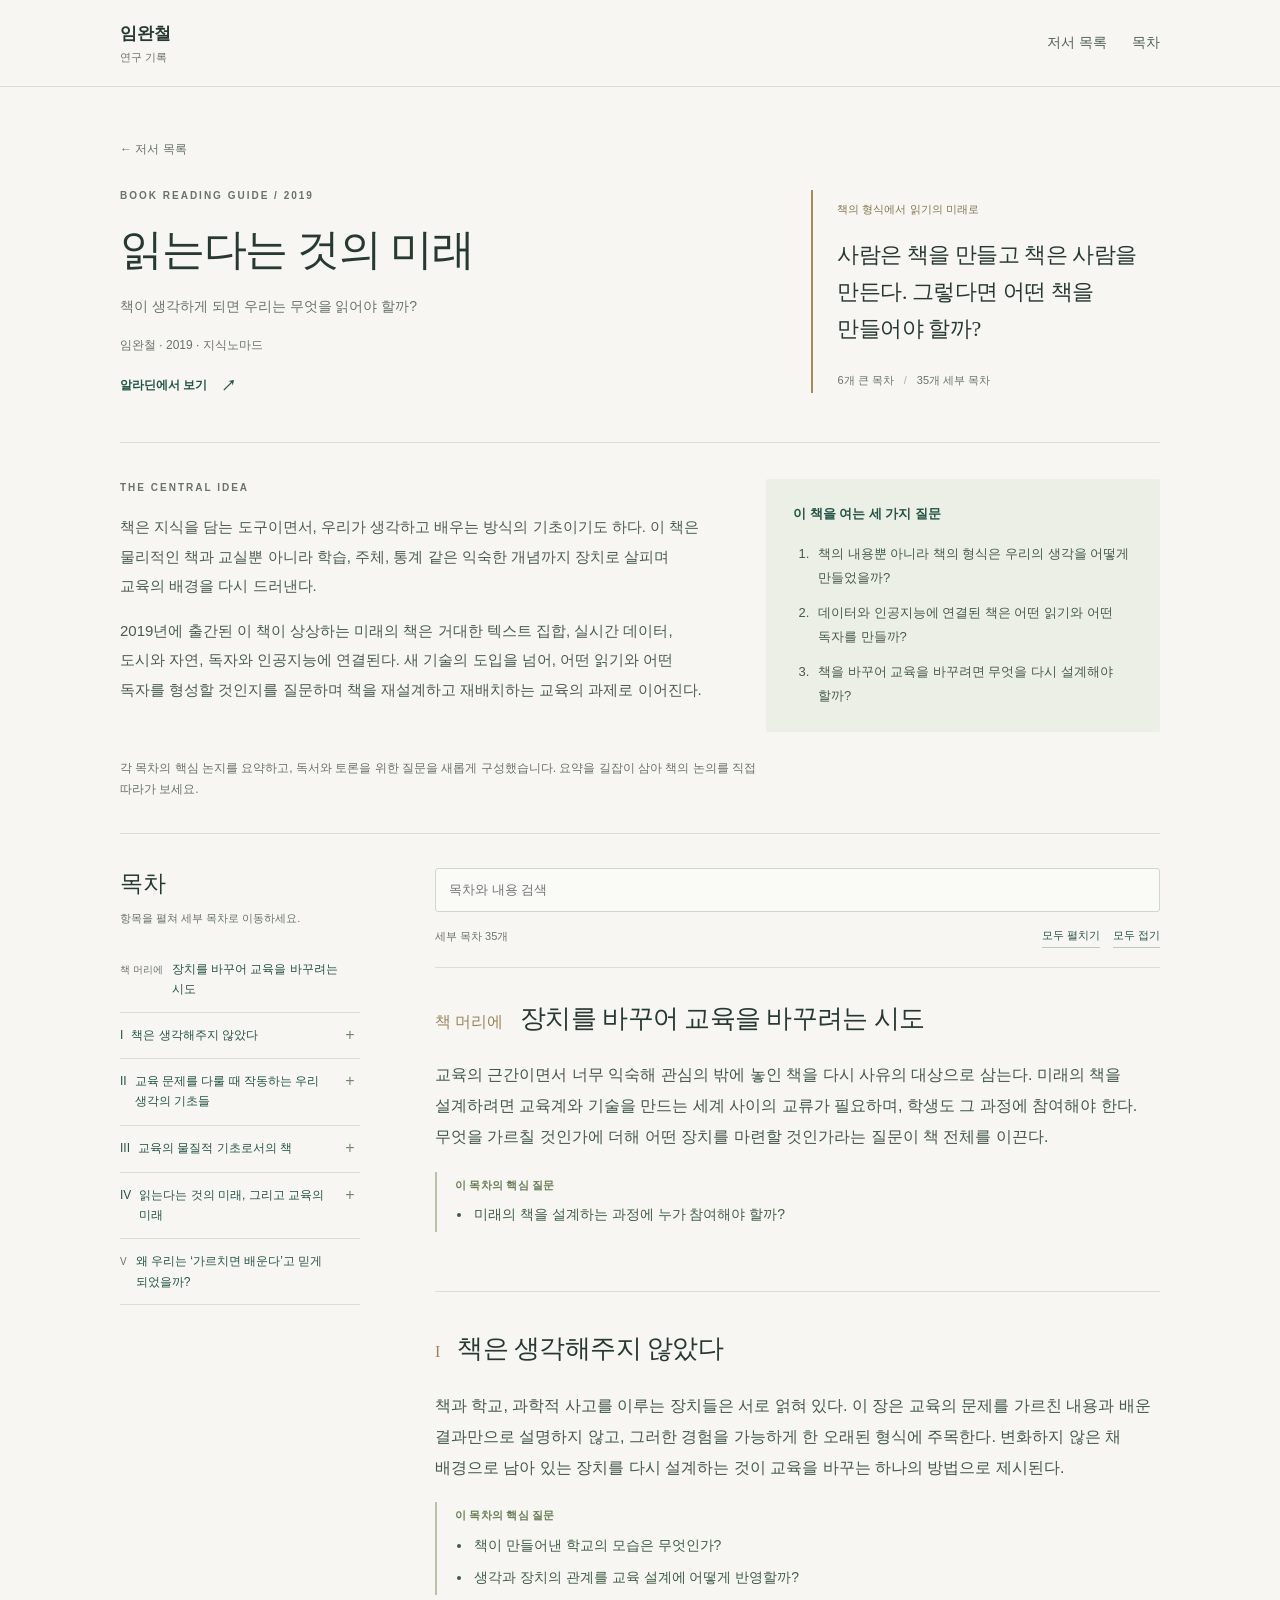
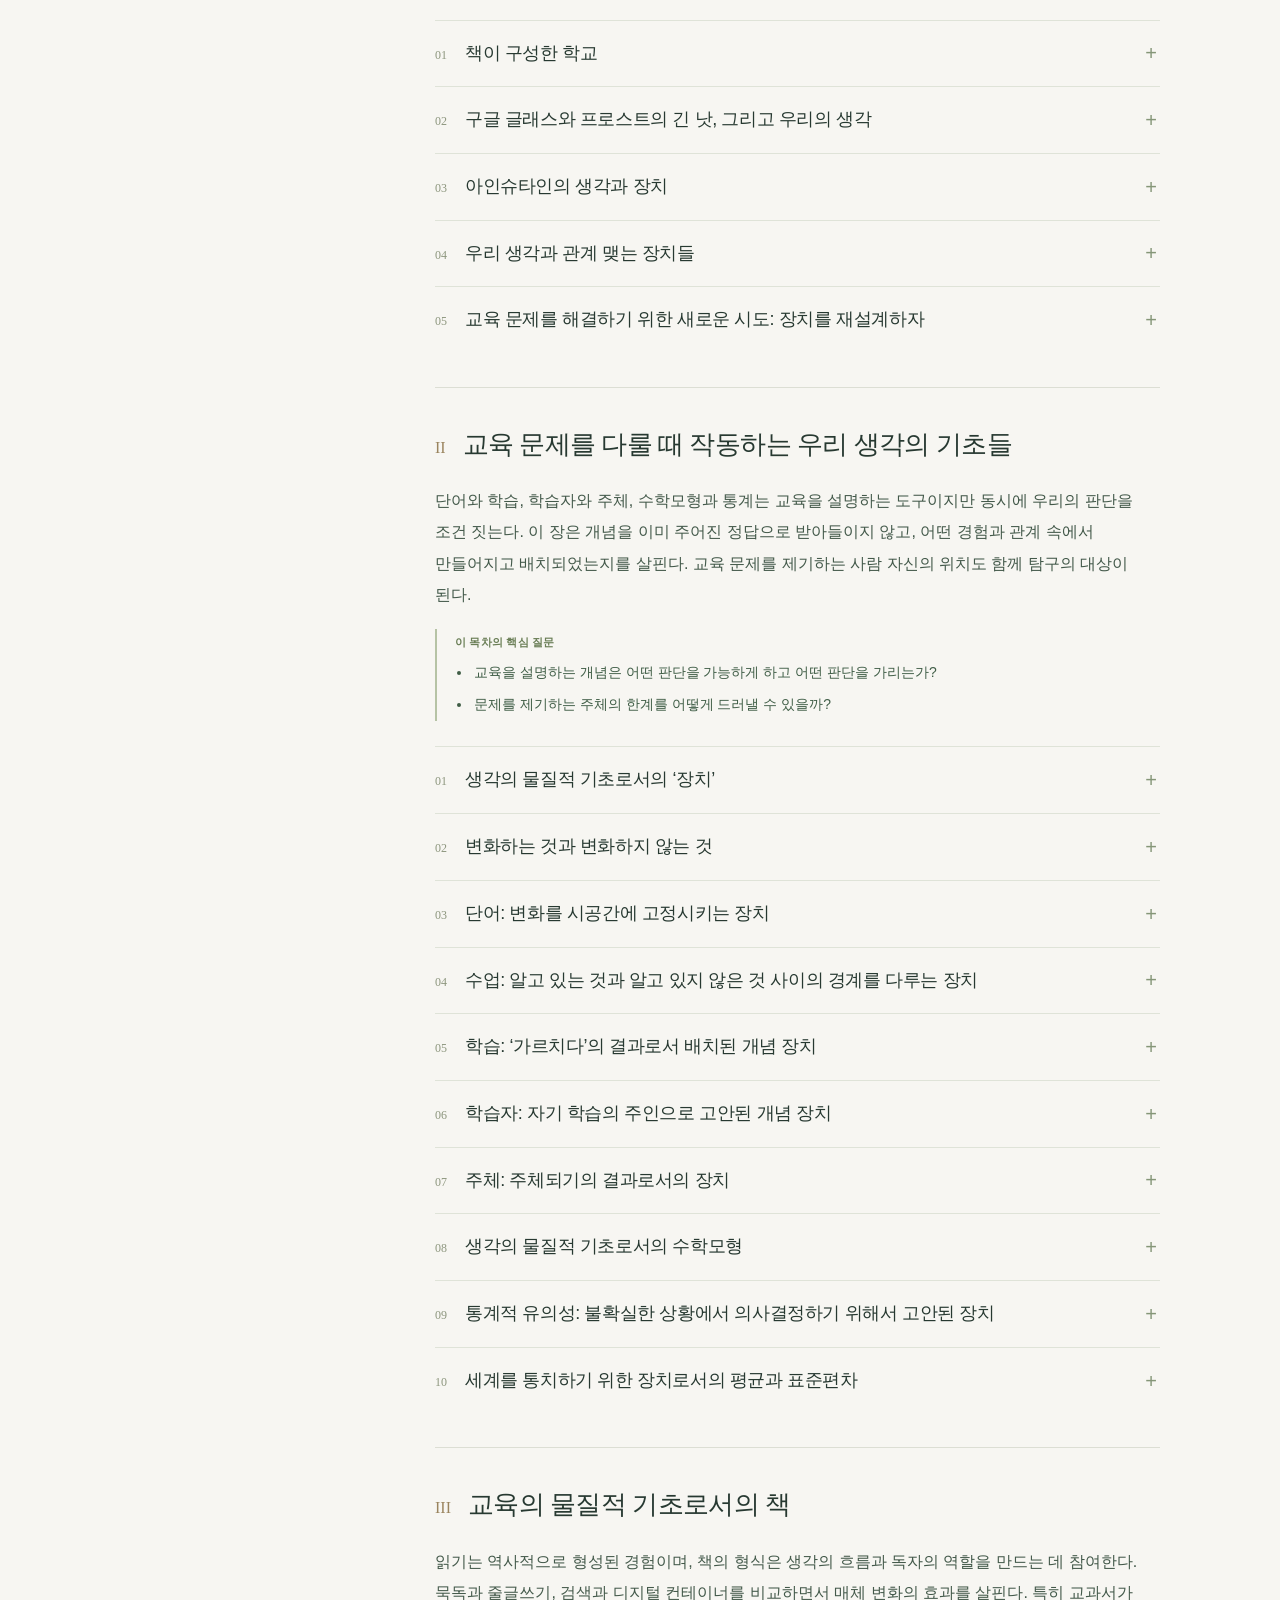
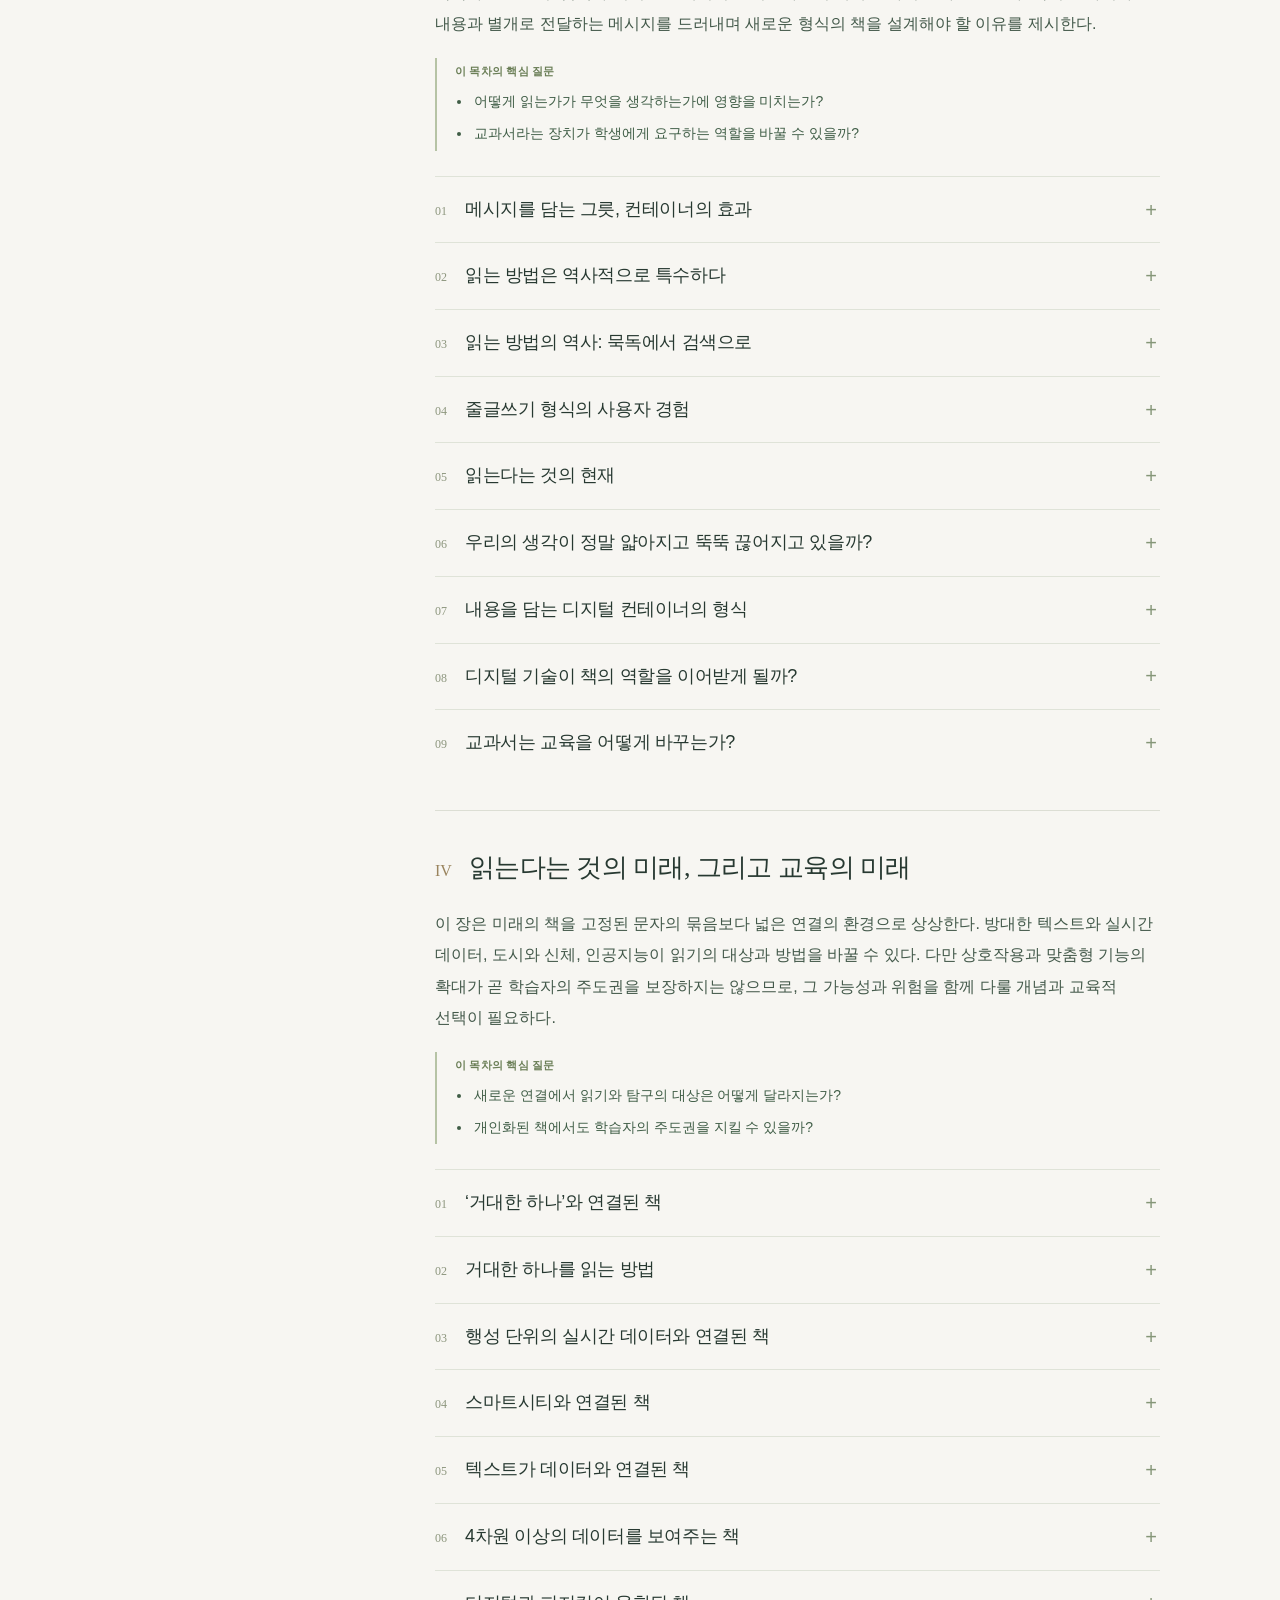
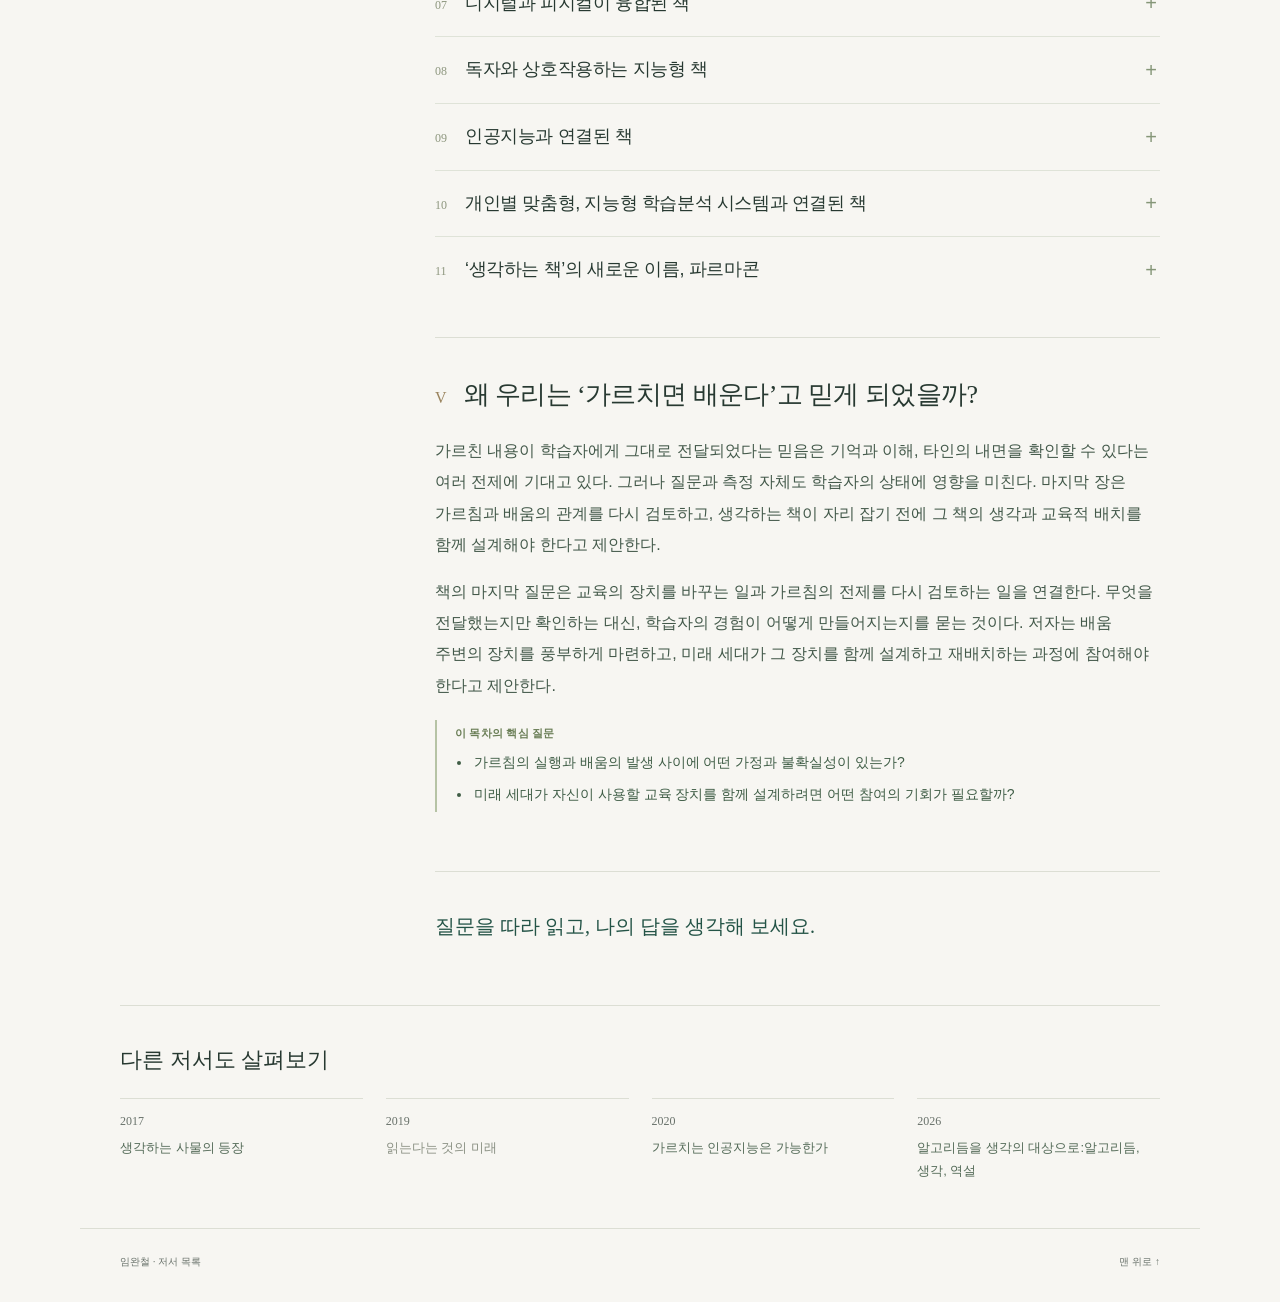
<file: books/future-reading.html>
<!doctype html>
<html lang="ko" class="book-document"><head><meta charset="utf-8"><meta name="viewport" content="width=device-width,initial-scale=1"><title>읽는다는 것의 미래 · 목차와 핵심 질문</title><meta name="description" content="사람은 책을 만들고 책은 사람을 만든다. 그렇다면 어떤 책을 만들어야 할까?"><meta name="theme-color" content="#f7f6f2"><link rel="icon" href="data:image/svg+xml,%3Csvg%20xmlns%3D%22http%3A%2F%2Fwww.w3.org%2F2000%2Fsvg%22%20viewBox%3D%220%200%2040%2040%22%3E%3Crect%20width%3D%2240%22%20height%3D%2240%22%20rx%3D%226%22%20fill%3D%22%231f5147%22%2F%3E%3Ctext%20x%3D%2220%22%20y%3D%2228%22%20text-anchor%3D%22middle%22%20font-family%3D%22sans-serif%22%20font-size%3D%2226%22%20fill%3D%22white%22%3E%EC%9E%84%3C%2Ftext%3E%3C%2Fsvg%3E"><link rel="stylesheet" href="../assets/site.css"><link rel="stylesheet" href="../assets/book.css"><script src="../assets/book.js" defer></script></head>
<body class="book-guide"><a class="skip" href="#reading-main">본문으로 건너뛰기</a><header class="site-header"><div class="shell header-inner"><a class="brand" href="../index.html"><span>임완철<small>연구 기록</small></span></a><nav aria-label="주요 메뉴"><a href="../index.html#books">저서 목록</a><a href="#book-toc">목차</a></nav></div></header>
<main class="shell" id="reading-main"><section class="guide-hero"><div><a class="guide-back" href="../index.html#books"><span aria-hidden="true">←</span> 저서 목록</a><p class="eyebrow">BOOK READING GUIDE / 2019</p><h1>읽는다는 것의 미래</h1><p class="guide-subtitle">책이 생각하게 되면 우리는 무엇을 읽어야 할까?</p><p class="guide-meta">임완철 · 2019 · 지식노마드</p><div class="record-links"><a class="text-link" href="https://www.aladin.co.kr/shop/wproduct.aspx?ItemId=180050457" target="_blank" rel="noopener noreferrer">알라딘에서 보기 <span aria-hidden="true">↗</span><span class="sr-only"> (새 창)</span></a></div></div><aside class="guide-premise"><span>책의 형식에서 읽기의 미래로</span><p>사람은 책을 만들고 책은 사람을 만든다. 그렇다면 어떤 책을 만들어야 할까?</p><div>6개 큰 목차 <span aria-hidden="true">/</span> 35개 세부 목차</div></aside></section>
<section class="guide-intro" aria-label="책의 문제의식"><div class="guide-overview"><span class="eyebrow">THE CENTRAL IDEA</span><p>책은 지식을 담는 도구이면서, 우리가 생각하고 배우는 방식의 기초이기도 하다. 이 책은 물리적인 책과 교실뿐 아니라 학습, 주체, 통계 같은 익숙한 개념까지 장치로 살피며 교육의 배경을 다시 드러낸다.</p><p>2019년에 출간된 이 책이 상상하는 미래의 책은 거대한 텍스트 집합, 실시간 데이터, 도시와 자연, 독자와 인공지능에 연결된다. 새 기술의 도입을 넘어, 어떤 읽기와 어떤 독자를 형성할 것인지를 질문하며 책을 재설계하고 재배치하는 교육의 과제로 이어진다.</p></div><aside class="guide-key-questions"><h2>이 책을 여는 세 가지 질문</h2><ol><li>책의 내용뿐 아니라 책의 형식은 우리의 생각을 어떻게 만들었을까?</li><li>데이터와 인공지능에 연결된 책은 어떤 읽기와 어떤 독자를 만들까?</li><li>책을 바꾸어 교육을 바꾸려면 무엇을 다시 설계해야 할까?</li></ol></aside></section>
<p class="guide-note">각 목차의 핵심 논지를 요약하고, 독서와 토론을 위한 질문을 새롭게 구성했습니다. 요약을 길잡이 삼아 책의 논의를 직접 따라가 보세요.</p>
<div class="guide-layout"><aside class="toc-sidebar" id="book-toc"><h2>목차</h2><p>항목을 펼쳐 세부 목차로 이동하세요.</p><nav aria-label="책 목차"><ol class="toc-list"><li class="toc-single"><a href="#chapter-1"><span>책 머리에</span>장치를 바꾸어 교육을 바꾸려는 시도</a></li><li><details class="toc-group"><summary>I <span>책은 생각해주지 않았다</span><span class="disclosure-icon toc-chevron" aria-hidden="true"></span></summary><a class="toc-chapter-link" href="#chapter-2">장 전체 살펴보기 <span aria-hidden="true">→</span></a><ol><li><a href="#section-2-1">책이 구성한 학교</a></li><li><a href="#section-2-2">구글 글래스와 프로스트의 긴 낫, 그리고 우리의 생각</a></li><li><a href="#section-2-3">아인슈타인의 생각과 장치</a></li><li><a href="#section-2-4">우리 생각과 관계 맺는 장치들</a></li><li><a href="#section-2-5">교육 문제를 해결하기 위한 새로운 시도: 장치를 재설계하자</a></li></ol></details></li><li><details class="toc-group"><summary>II <span>교육 문제를 다룰 때 작동하는 우리 생각의 기초들</span><span class="disclosure-icon toc-chevron" aria-hidden="true"></span></summary><a class="toc-chapter-link" href="#chapter-3">장 전체 살펴보기 <span aria-hidden="true">→</span></a><ol><li><a href="#section-3-1">생각의 물질적 기초로서의 ‘장치’</a></li><li><a href="#section-3-2">변화하는 것과 변화하지 않는 것</a></li><li><a href="#section-3-3">단어: 변화를 시공간에 고정시키는 장치</a></li><li><a href="#section-3-4">수업: 알고 있는 것과 알고 있지 않은 것 사이의 경계를 다루는 장치</a></li><li><a href="#section-3-5">학습: ‘가르치다’의 결과로서 배치된 개념 장치</a></li><li><a href="#section-3-6">학습자: 자기 학습의 주인으로 고안된 개념 장치</a></li><li><a href="#section-3-7">주체: 주체되기의 결과로서의 장치</a></li><li><a href="#section-3-8">생각의 물질적 기초로서의 수학모형</a></li><li><a href="#section-3-9">통계적 유의성: 불확실한 상황에서 의사결정하기 위해서 고안된 장치</a></li><li><a href="#section-3-10">세계를 통치하기 위한 장치로서의 평균과 표준편차</a></li></ol></details></li><li><details class="toc-group"><summary>III <span>교육의 물질적 기초로서의 책</span><span class="disclosure-icon toc-chevron" aria-hidden="true"></span></summary><a class="toc-chapter-link" href="#chapter-4">장 전체 살펴보기 <span aria-hidden="true">→</span></a><ol><li><a href="#section-4-1">메시지를 담는 그릇, 컨테이너의 효과</a></li><li><a href="#section-4-2">읽는 방법은 역사적으로 특수하다</a></li><li><a href="#section-4-3">읽는 방법의 역사: 묵독에서 검색으로</a></li><li><a href="#section-4-4">줄글쓰기 형식의 사용자 경험</a></li><li><a href="#section-4-5">읽는다는 것의 현재</a></li><li><a href="#section-4-6">우리의 생각이 정말 얇아지고 뚝뚝 끊어지고 있을까?</a></li><li><a href="#section-4-7">내용을 담는 디지털 컨테이너의 형식</a></li><li><a href="#section-4-8">디지털 기술이 책의 역할을 이어받게 될까?</a></li><li><a href="#section-4-9">교과서는 교육을 어떻게 바꾸는가?</a></li></ol></details></li><li><details class="toc-group"><summary>IV <span>읽는다는 것의 미래, 그리고 교육의 미래</span><span class="disclosure-icon toc-chevron" aria-hidden="true"></span></summary><a class="toc-chapter-link" href="#chapter-5">장 전체 살펴보기 <span aria-hidden="true">→</span></a><ol><li><a href="#section-5-1">‘거대한 하나’와 연결된 책</a></li><li><a href="#section-5-2">거대한 하나를 읽는 방법</a></li><li><a href="#section-5-3">행성 단위의 실시간 데이터와 연결된 책</a></li><li><a href="#section-5-4">스마트시티와 연결된 책</a></li><li><a href="#section-5-5">텍스트가 데이터와 연결된 책</a></li><li><a href="#section-5-6">4차원 이상의 데이터를 보여주는 책</a></li><li><a href="#section-5-7">디지털과 피지컬이 융합된 책</a></li><li><a href="#section-5-8">독자와 상호작용하는 지능형 책</a></li><li><a href="#section-5-9">인공지능과 연결된 책</a></li><li><a href="#section-5-10">개인별 맞춤형, 지능형 학습분석 시스템과 연결된 책</a></li><li><a href="#section-5-11">‘생각하는 책’의 새로운 이름, 파르마콘</a></li></ol></details></li><li class="toc-single"><a href="#chapter-6"><span>V</span>왜 우리는 ‘가르치면 배운다’고 믿게 되었을까?</a></li></ol></nav></aside><div class="reading-column"><div class="reading-tools" id="reading-tools" hidden><div class="guide-search"><label class="sr-only" for="guide-search">목차와 내용 검색</label><input id="guide-search" type="search" placeholder="목차와 내용 검색" autocomplete="off"><button type="button" id="guide-clear" hidden>지우기</button></div><div class="reading-actions"><span id="guide-count" aria-live="polite">세부 목차 35개</span><button type="button" id="expand-all">모두 펼치기</button><button type="button" id="collapse-all">모두 접기</button></div></div><div id="guide-empty" class="guide-empty" hidden><p>관련 목차가 없습니다.</p><button type="button" id="guide-reset">전체 목차 보기</button></div><section class="reading-chapter" id="chapter-1"><header class="chapter-heading"><span>책 머리에</span><h2>장치를 바꾸어 교육을 바꾸려는 시도</h2></header><div class="chapter-overview"><p>교육의 근간이면서 너무 익숙해 관심의 밖에 놓인 책을 다시 사유의 대상으로 삼는다. 미래의 책을 설계하려면 교육계와 기술을 만드는 세계 사이의 교류가 필요하며, 학생도 그 과정에 참여해야 한다. 무엇을 가르칠 것인가에 더해 어떤 장치를 마련할 것인가라는 질문이 책 전체를 이끈다.</p><aside class="reading-questions"><h3>이 목차의 핵심 질문</h3><ul><li>미래의 책을 설계하는 과정에 누가 참여해야 할까?</li></ul></aside></div></section><section class="reading-chapter" id="chapter-2"><header class="chapter-heading"><span>I</span><h2>책은 생각해주지 않았다</h2></header><div class="chapter-overview"><p>책과 학교, 과학적 사고를 이루는 장치들은 서로 얽혀 있다. 이 장은 교육의 문제를 가르친 내용과 배운 결과만으로 설명하지 않고, 그러한 경험을 가능하게 한 오래된 형식에 주목한다. 변화하지 않은 채 배경으로 남아 있는 장치를 다시 설계하는 것이 교육을 바꾸는 하나의 방법으로 제시된다.</p><aside class="reading-questions"><h3>이 목차의 핵심 질문</h3><ul><li>책이 만들어낸 학교의 모습은 무엇인가?</li><li>생각과 장치의 관계를 교육 설계에 어떻게 반영할까?</li></ul></aside></div><details class="reading-section" id="section-2-1"><summary><span class="section-number">01</span><h3>책이 구성한 학교</h3><span class="disclosure-icon section-chevron" aria-hidden="true"></span></summary><div class="section-content"><p>교실에서 가만히 앉아 책을 읽는 데 맞지 않는 아이의 사례는, 학교가 어떤 능력과 행동을 정상으로 받아들여왔는지를 보여준다. 책과 시험지가 중심인 환경에서는 특정한 방식으로 읽고 답하는 사람이 유리해진다. 이 절은 교육의 내용을 넘어, 책이라는 형식이 학교와 학생을 어떻게 구성했는지를 질문하는 출발점이다.</p><aside class="reading-questions"><h4>함께 생각할 질문</h4><ul><li>학교가 인정하는 능력 가운데 책과 시험지의 형식이 만든 것은 무엇인가?</li></ul></aside></div></details><details class="reading-section" id="section-2-2"><summary><span class="section-number">02</span><h3>구글 글래스와 프로스트의 긴 낫, 그리고 우리의 생각</h3><span class="disclosure-icon section-chevron" aria-hidden="true"></span></summary><div class="section-content"><p>프로스트의 긴 낫을 둘러싼 해석과 구글 글래스의 사례를 통해, 장치가 인간의 행동과 앎에 참여하는 방식을 비교한다. 기술이 삶을 가로막는지 돕는지를 판정하기 전에 어떤 경험과 행동을 가능하게 하는지를 살펴야 한다. 스마트폰에 빼앗긴 손의 자유를 되찾는다는 주장도, 장치를 다시 설계할 때 고려해야 할 하나의 관점으로 제시된다.</p><aside class="reading-questions"><h4>함께 생각할 질문</h4><ul><li>장치를 바꾸면 우리가 세상과 관계 맺는 행동도 달라질까?</li></ul></aside></div></details><details class="reading-section" id="section-2-3"><summary><span class="section-number">03</span><h3>아인슈타인의 생각과 장치</h3><span class="disclosure-icon section-chevron" aria-hidden="true"></span></summary><div class="section-content"><p>정밀시계와 시간 동기화 기술을 다루던 아인슈타인의 경험은, 추상적인 과학적 생각과 구체적인 장치가 분리되지 않는다는 점을 보여주는 사례다. 사유는 머릿속에서만 완성되는 것이 아니라 기술적 문제와 만나는 과정에서 움직인다. 과학교육은 이미 정리된 이론을 설명하는 데 더해, 생각을 자극하는 장치를 학생에게 제공하는 문제로 확장된다.</p><aside class="reading-questions"><h4>함께 생각할 질문</h4><ul><li>과학적 사고를 기르기 위해 학생에게 어떤 장치와 문제를 경험하게 해야 할까?</li></ul></aside></div></details><details class="reading-section" id="section-2-4"><summary><span class="section-number">04</span><h3>우리 생각과 관계 맺는 장치들</h3><span class="disclosure-icon section-chevron" aria-hidden="true"></span></summary><div class="section-content"><p>책과 교실, 단어와 개념은 인간의 생각에 작용하며, 인간의 변화는 다시 그것들과 맺는 관계를 바꾼다. 이 절은 물리적인 물건과 개념적인 장치를 함께 생각의 기초로 다룬다. 교육을 바꾸려면 가르친 내용만을 거슬러 분석하는 것뿐 아니라, 그 내용을 생각할 수 있게 만든 배경과 배치를 드러내는 작업도 필요하다는 논의다.</p><aside class="reading-questions"><h4>함께 생각할 질문</h4><ul><li>내가 생각하는 방식의 기초가 된 물건과 개념은 무엇인가?</li></ul></aside></div></details><details class="reading-section" id="section-2-5"><summary><span class="section-number">05</span><h3>교육 문제를 해결하기 위한 새로운 시도: 장치를 재설계하자</h3><span class="disclosure-icon section-chevron" aria-hidden="true"></span></summary><div class="section-content"><p>오래 이어진 학교 혁신의 요구에도 교육의 형식이 잘 바뀌지 않는 이유를 살핀다. 책은 새롭게 등장한 기술보다 오랫동안 변화하지 않은 채 남아 있는 장치에 먼저 주목한다. 가르침과 배움의 결과만 분석하는 접근을 보완해, 그 배경을 이루는 책과 학교의 형식을 다시 설계하고 배치하는 방법을 제안한다.</p><aside class="reading-questions"><h4>함께 생각할 질문</h4><ul><li>교육을 바꾸기 위해 먼저 다시 설계해야 할 오래된 장치는 무엇인가?</li></ul></aside></div></details></section><section class="reading-chapter" id="chapter-3"><header class="chapter-heading"><span>II</span><h2>교육 문제를 다룰 때 작동하는 우리 생각의 기초들</h2></header><div class="chapter-overview"><p>단어와 학습, 학습자와 주체, 수학모형과 통계는 교육을 설명하는 도구이지만 동시에 우리의 판단을 조건 짓는다. 이 장은 개념을 이미 주어진 정답으로 받아들이지 않고, 어떤 경험과 관계 속에서 만들어지고 배치되었는지를 살핀다. 교육 문제를 제기하는 사람 자신의 위치도 함께 탐구의 대상이 된다.</p><aside class="reading-questions"><h3>이 목차의 핵심 질문</h3><ul><li>교육을 설명하는 개념은 어떤 판단을 가능하게 하고 어떤 판단을 가리는가?</li><li>문제를 제기하는 주체의 한계를 어떻게 드러낼 수 있을까?</li></ul></aside></div><details class="reading-section" id="section-3-1"><summary><span class="section-number">01</span><h3>생각의 물질적 기초로서의 ‘장치’</h3><span class="disclosure-icon section-chevron" aria-hidden="true"></span></summary><div class="section-content"><p>언어와 책은 생각을 담는 바깥의 그릇에 머물지 않고, 무엇을 어떤 형식으로 생각할 수 있는지를 조건 짓는다. 너무 익숙한 장치는 배경으로 사라지기 때문에 그 효과를 알아차리기 어렵다. 이 절은 장치를 생각의 물질적 기초로 다루는 관점을 마련하고, 책의 형식이 인간과 교육을 구성하는 힘을 탐구의 앞으로 가져온다.</p><aside class="reading-questions"><h4>함께 생각할 질문</h4><ul><li>생각을 표현한다고 믿는 순간에도 나는 장치가 허용한 형식을 따르고 있는가?</li></ul></aside></div></details><details class="reading-section" id="section-3-2"><summary><span class="section-number">02</span><h3>변화하는 것과 변화하지 않는 것</h3><span class="disclosure-icon section-chevron" aria-hidden="true"></span></summary><div class="section-content"><p>혁신을 강조하는 담론은 새롭게 변하는 것에 집중하면서 그 변화를 떠받치는 오래된 조건을 놓칠 수 있다. 학교와 교육을 논의할 때도 마찬가지다. 책은 오랫동안 작동해온 장치가 어떤 경험과 판단을 반복해서 만들어왔는지를 살피고, 당연해진 배경을 개선의 대상으로 삼는 것이 다른 변화의 출발점이 될 수 있다고 제안한다.</p><aside class="reading-questions"><h4>함께 생각할 질문</h4><ul><li>끊임없이 혁신을 말하는 교육에서 실제로 변화하지 않은 것은 무엇인가?</li></ul></aside></div></details><details class="reading-section" id="section-3-3"><summary><span class="section-number">03</span><h3>단어: 변화를 시공간에 고정시키는 장치</h3><span class="disclosure-icon section-chevron" aria-hidden="true"></span></summary><div class="section-content"><p>진행 중인 생각하기와 그 결과로 남은 생각을 구분하면, 단어가 변화하는 활동을 고정된 대상으로 만드는 방식을 볼 수 있다. 이름을 붙이는 것은 경험을 공유하게 해주지만, 과정의 움직임을 일부 잘라내는 일이기도 하다. 생각과 생각하기, 기억과 외부의 장치는 서로를 재료로 삼으며 계속 바뀌므로 고정된 단어만으로 그 관계를 모두 설명하기 어렵다.</p><aside class="reading-questions"><h4>함께 생각할 질문</h4><ul><li>어떤 현상에 이름을 붙일 때 그 현상의 변화 가운데 무엇이 남고 무엇이 사라지는가?</li></ul></aside></div></details><details class="reading-section" id="section-3-4"><summary><span class="section-number">04</span><h3>수업: 알고 있는 것과 알고 있지 않은 것 사이의 경계를 다루는 장치</h3><span class="disclosure-icon section-chevron" aria-hidden="true"></span></summary><div class="section-content"><p>가르침과 배움을 원인과 결과로 이해할 때, 가르친 내용과 학습자에게 발생한 이해가 같다는 가정이 들어간다. 그러나 그 일치를 직접 확인하기는 어렵다. 수업은 알고 있는 것과 알지 못하는 것 사이의 경계를 다루도록 고안된 장치이며, 전달자의 설명이 상대에게 어떤 의미로 도착했는지를 새롭게 질문해야 한다.</p><aside class="reading-questions"><h4>함께 생각할 질문</h4><ul><li>가르친 내용과 배운 내용이 같다고 판단할 근거는 무엇인가?</li></ul></aside></div></details><details class="reading-section" id="section-3-5"><summary><span class="section-number">05</span><h3>학습: ‘가르치다’의 결과로서 배치된 개념 장치</h3><span class="disclosure-icon section-chevron" aria-hidden="true"></span></summary><div class="section-content"><p>자신의 학습은 사유 자체이고 다른 사람의 학습은 관찰의 대상이므로, 두 경우를 같은 방식으로 확인하기 어렵다. 학습을 연구하는 질문과 관찰도 그 과정에 영향을 미친다. 이 절은 연구자와 대상을 완전히 분리할 수 있다는 가정의 한계를 검토하고, 학습을 분석하는 방법이 실제 교육의 문제를 개선하는 데도 기여해야 한다고 제안한다.</p><aside class="reading-questions"><h4>함께 생각할 질문</h4><ul><li>학습을 알아보려는 질문이 학습 자체를 바꾼다면 우리는 무엇을 측정한 것일까?</li></ul></aside></div></details><details class="reading-section" id="section-3-6"><summary><span class="section-number">06</span><h3>학습자: 자기 학습의 주인으로 고안된 개념 장치</h3><span class="disclosure-icon section-chevron" aria-hidden="true"></span></summary><div class="section-content"><p>학습자를 자기 학습의 주인으로 보는 표현은 교육의 중요한 이상을 담지만, 그 존재를 설명하는 개념에는 다른 의미도 들어 있다. 특히 subject를 주체로 옮기는 과정에서 환경과 권력에 종속되는 측면이 잘 드러나지 않을 수 있다. 이 절은 독립적으로 배우는 사람이라는 가정과 실제로 여러 장치에 의존하는 학습자의 관계를 검토한다.</p><aside class="reading-questions"><h4>함께 생각할 질문</h4><ul><li>자기주도학습을 말할 때 학습자를 구성하는 환경의 힘을 충분히 고려하고 있는가?</li></ul></aside></div></details><details class="reading-section" id="section-3-7"><summary><span class="section-number">07</span><h3>주체: 주체되기의 결과로서의 장치</h3><span class="disclosure-icon section-chevron" aria-hidden="true"></span></summary><div class="section-content"><p>교육 문제를 발견하는 사람도 교육 제도와 경험을 통해 형성된 존재다. 학교에서 성공한 사람이 익숙한 교육을 다시 설계할 때, 같은 제도에서 배제된 사람의 경험을 놓칠 수 있다. 주체는 처음부터 독립해 있는 출발점이 아니라 여러 관계와 장치 속에서 형성된 결과라는 관점을 통해, 문제를 제기하는 자신의 한계를 돌아보게 한다.</p><aside class="reading-questions"><h4>함께 생각할 질문</h4><ul><li>내가 제기하는 교육 문제는 누구의 경험을 대표하고 누구의 경험을 놓치는가?</li></ul></aside></div></details><details class="reading-section" id="section-3-8"><summary><span class="section-number">08</span><h3>생각의 물질적 기초로서의 수학모형</h3><span class="disclosure-icon section-chevron" aria-hidden="true"></span></summary><div class="section-content"><p>수학모형은 복잡한 세계를 다룰 수 있도록 구성한 사유의 도구다. 빅데이터에서 상관관계를 찾는 방법이 확장되면 기존 이론과 모형의 역할도 다시 논의해야 한다. 책은 모형을 진리 그 자체처럼 받아들이는 관행을 질문하면서, 수학을 배우는 이유와 계산 도구가 대신할 수 있는 수행, 인간에게 필요한 이해의 관계를 검토한다.</p><aside class="reading-questions"><h4>함께 생각할 질문</h4><ul><li>수학모형이 세계를 설명한다는 것과 세계 그 자체라는 것은 어떻게 다른가?</li></ul></aside></div></details><details class="reading-section" id="section-3-9"><summary><span class="section-number">09</span><h3>통계적 유의성: 불확실한 상황에서 의사결정하기 위해서 고안된 장치</h3><span class="disclosure-icon section-chevron" aria-hidden="true"></span></summary><div class="section-content"><p>통계적 유의성은 충분한 정보를 확보하기 어려운 상황에서 판단을 돕도록 고안된 장치다. 그러나 정해진 기준이 과학적 논의나 사회적 결정을 자동으로 대신하게 되면, 그 기준을 만든 목적과 불확실성의 의미가 가려진다. 책은 기후와 과학적 판단을 둘러싼 논의를 통해 통계적 기준 자체도 비판적 탐구의 대상으로 삼아야 한다고 주장한다.</p><aside class="reading-questions"><h4>함께 생각할 질문</h4><ul><li>판단을 돕기 위한 통계적 기준이 판단을 막는 규칙으로 바뀌는 순간은 언제인가?</li></ul></aside></div></details><details class="reading-section" id="section-3-10"><summary><span class="section-number">10</span><h3>세계를 통치하기 위한 장치로서의 평균과 표준편차</h3><span class="disclosure-icon section-chevron" aria-hidden="true"></span></summary><div class="section-content"><p>평균과 표준편차는 집단을 비교하고 개인을 그 안에 위치시키는 강력한 도구다. 교육의 선발 방식이 바뀌어도 상대적 위치를 기준으로 사람을 판단하는 구조는 남아 있을 수 있다. 이 절은 통계적 모형을 세계의 자연스러운 질서로 받아들이지 않고, 무엇을 드러내고 가리는지 살피며 빅데이터 시대의 다른 분석 가능성을 질문한다.</p><aside class="reading-questions"><h4>함께 생각할 질문</h4><ul><li>사람을 평균으로부터의 거리로 평가할 때 어떤 차이를 놓치게 되는가?</li></ul></aside></div></details></section><section class="reading-chapter" id="chapter-4"><header class="chapter-heading"><span>III</span><h2>교육의 물질적 기초로서의 책</h2></header><div class="chapter-overview"><p>읽기는 역사적으로 형성된 경험이며, 책의 형식은 생각의 흐름과 독자의 역할을 만드는 데 참여한다. 묵독과 줄글쓰기, 검색과 디지털 컨테이너를 비교하면서 매체 변화의 효과를 살핀다. 특히 교과서가 내용과 별개로 전달하는 메시지를 드러내며 새로운 형식의 책을 설계해야 할 이유를 제시한다.</p><aside class="reading-questions"><h3>이 목차의 핵심 질문</h3><ul><li>어떻게 읽는가가 무엇을 생각하는가에 영향을 미치는가?</li><li>교과서라는 장치가 학생에게 요구하는 역할을 바꿀 수 있을까?</li></ul></aside></div><details class="reading-section" id="section-4-1"><summary><span class="section-number">01</span><h3>메시지를 담는 그릇, 컨테이너의 효과</h3><span class="disclosure-icon section-chevron" aria-hidden="true"></span></summary><div class="section-content"><p>책이 생각에 미치는 영향은 읽은 내용뿐 아니라 내용을 담은 형식에서도 발생한다. 줄과 페이지, 순서와 매체의 물성이 독자의 행동과 사고를 조건 짓는다는 것이다. 이 절은 매체가 스스로 전달하는 메시지를 살피기 위해, 익숙한 읽기가 시작된 순간으로 돌아가 그 형식이 무엇을 만들었는지 탐구하는 방법을 제시한다.</p><aside class="reading-questions"><h4>함께 생각할 질문</h4><ul><li>같은 내용이라도 다른 형식으로 읽으면 생각하는 방식이 달라지는가?</li></ul></aside></div></details><details class="reading-section" id="section-4-2"><summary><span class="section-number">02</span><h3>읽는 방법은 역사적으로 특수하다</h3><span class="disclosure-icon section-chevron" aria-hidden="true"></span></summary><div class="section-content"><p>오늘날의 읽기를 인간에게 본래 주어진 능력의 자연스러운 사용으로만 볼 수는 없다. 책의 형태와 편집, 읽는 장소와 습관은 역사적으로 달라졌다. 이 절은 과거의 독서 방식과 지금의 판단을 비교하면서, 교육에서 당연하게 받아들이는 읽기의 전제를 사유하고 앞으로의 변화 속에서 지켜야 할 조건을 질문한다.</p><aside class="reading-questions"><h4>함께 생각할 질문</h4><ul><li>지금 자연스럽다고 느끼는 읽기 방식은 어떤 역사적 조건에서 만들어졌을까?</li></ul></aside></div></details><details class="reading-section" id="section-4-3"><summary><span class="section-number">03</span><h3>읽는 방법의 역사: 묵독에서 검색으로</h3><span class="disclosure-icon section-chevron" aria-hidden="true"></span></summary><div class="section-content"><p>소리 내어 읽는 방식에서 묵독으로, 책의 순서를 따르는 읽기에서 검색으로 이동하면 독자가 만나는 세계도 바뀐다. 검색은 방대한 정보에 접근하게 하지만 결과의 배열과 선별은 알고리즘에 의존한다. 책은 읽기의 미래를 개별 텍스트의 이해만이 아니라 거대한 정보 집합을 매개하는 시스템과의 관계를 관리하는 능력으로 확장한다.</p><aside class="reading-questions"><h4>함께 생각할 질문</h4><ul><li>검색 결과를 읽는 독자는 그 결과를 배열한 알고리즘도 읽을 수 있을까?</li></ul></aside></div></details><details class="reading-section" id="section-4-4"><summary><span class="section-number">04</span><h3>줄글쓰기 형식의 사용자 경험</h3><span class="disclosure-icon section-chevron" aria-hidden="true"></span></summary><div class="section-content"><p>문장과 단락을 순서대로 구성하는 줄글쓰기 형식은 생각을 정리하고 따라가는 특정한 경험을 만들어낸다. 책의 형식에 익숙해진 독자는 그 형식을 사고의 기본 방식처럼 느끼게 될 수 있다. 이 절은 도구를 직접 사용하고 반복하는 경험이 능력의 형성과 어떻게 관련되는지를 함께 살피면서, 형식을 바꾸는 일을 단순한 편의 개선으로만 보지 않는다.</p><aside class="reading-questions"><h4>함께 생각할 질문</h4><ul><li>줄글의 순서를 따라 생각하는 능력은 다른 형식에서도 같은 방식으로 길러질까?</li></ul></aside></div></details><details class="reading-section" id="section-4-5"><summary><span class="section-number">05</span><h3>읽는다는 것의 현재</h3><span class="disclosure-icon section-chevron" aria-hidden="true"></span></summary><div class="section-content"><p>종이책은 고정된 글을 순차적으로 읽는 습관과 지식에 대한 신뢰의 형식을 만드는 데 참여해왔다. 인터넷에서는 각자의 읽을 자료가 달라지고, 무엇이 보일지 결정하는 알고리즘의 작용이 커진다. 이 절은 앞으로 읽어야 할 대상에 알고리즘 자체도 포함되어야 하며, 그 현재 상태를 사회적으로 이해하고 다루는 방법이 필요하다고 제안한다.</p><aside class="reading-questions"><h4>함께 생각할 질문</h4><ul><li>우리는 읽을 자료를 고르는 시스템을 얼마나 알고 있는가?</li></ul></aside></div></details><details class="reading-section" id="section-4-6"><summary><span class="section-number">06</span><h3>우리의 생각이 정말 얇아지고 뚝뚝 끊어지고 있을까?</h3><span class="disclosure-icon section-chevron" aria-hidden="true"></span></summary><div class="section-content"><p>디지털 매체가 사고를 얕게 만든다는 주장만으로 새로운 읽기를 평가하기는 어렵다. 매체는 사고방식을 바꾸지만, 데이터와 연결된 텍스트는 이전에 접근할 수 없던 규모의 현상을 탐구하게도 한다. 이 절은 손실과 가능성을 함께 살피면서, 독자가 실제로 어떤 생각과 탐구를 하게 되는지 구체적 사례에서 판단하자고 제안한다.</p><aside class="reading-questions"><h4>함께 생각할 질문</h4><ul><li>새로운 매체에서 사라지는 생각과 새롭게 가능해지는 생각을 함께 살피고 있는가?</li></ul></aside></div></details><details class="reading-section" id="section-4-7"><summary><span class="section-number">07</span><h3>내용을 담는 디지털 컨테이너의 형식</h3><span class="disclosure-icon section-chevron" aria-hidden="true"></span></summary><div class="section-content"><p>디지털 컨테이너는 인쇄된 내용을 화면으로 옮기는 데 그치지 않고, 참여와 수정, 토론과 시각화의 방식을 바꿀 수 있다. 정부 예산의 공개 형식과 여러 플랫폼의 사례는 내용의 전달이 독자의 상호작용으로 확장되는 모습을 보여준다. 책의 변화도 저장과 전달의 효율을 넘어 인간의 읽기와 존재 방식에 미치는 효과로 살펴야 한다.</p><aside class="reading-questions"><h4>함께 생각할 질문</h4><ul><li>정보를 공개하는 형식을 바꾸면 독자의 참여와 이해는 어떻게 달라질까?</li></ul></aside></div></details><details class="reading-section" id="section-4-8"><summary><span class="section-number">08</span><h3>디지털 기술이 책의 역할을 이어받게 될까?</h3><span class="disclosure-icon section-chevron" aria-hidden="true"></span></summary><div class="section-content"><p>현재의 전자책이 곧 책의 미래를 완성한 것은 아니라는 점을 검토한다. 특정 단말기와 운영체제에 의존하는 형식에는 지속성과 접근의 한계가 있다. 책이 오랫동안 인간의 내면과 지식을 바꾸어온 역할을 이어받으려면, 디지털 기술의 성능만이 아니라 그것과 함께 살아갈 인간의 경험과 관계를 새롭게 설계해야 한다.</p><aside class="reading-questions"><h4>함께 생각할 질문</h4><ul><li>책의 역할을 이어받는 디지털 장치는 저장과 검색 외에 무엇을 가능하게 해야 할까?</li></ul></aside></div></details><details class="reading-section" id="section-4-9"><summary><span class="section-number">09</span><h3>교과서는 교육을 어떻게 바꾸는가?</h3><span class="disclosure-icon section-chevron" aria-hidden="true"></span></summary><div class="section-content"><p>교과서는 무엇을 배워야 하는지 알려줄 뿐 아니라, 정해진 내용과 순서를 받아들이는 독자의 위치도 만든다. 그런 효과는 글에 직접 적혀 있지 않아도 형식과 배치를 통해 작동한다. 이 절은 교과서의 내용과 교과서라는 장치가 보내는 메시지를 구분하고, 학생의 탐구와 참여를 다른 방식으로 조직하는 새로운 형식의 필요성을 제기한다.</p><aside class="reading-questions"><h4>함께 생각할 질문</h4><ul><li>교과서의 형식은 학생에게 어떤 역할과 행동을 요구하는가?</li></ul></aside></div></details></section><section class="reading-chapter" id="chapter-5"><header class="chapter-heading"><span>IV</span><h2>읽는다는 것의 미래, 그리고 교육의 미래</h2></header><div class="chapter-overview"><p>이 장은 미래의 책을 고정된 문자의 묶음보다 넓은 연결의 환경으로 상상한다. 방대한 텍스트와 실시간 데이터, 도시와 신체, 인공지능이 읽기의 대상과 방법을 바꿀 수 있다. 다만 상호작용과 맞춤형 기능의 확대가 곧 학습자의 주도권을 보장하지는 않으므로, 그 가능성과 위험을 함께 다룰 개념과 교육적 선택이 필요하다.</p><aside class="reading-questions"><h3>이 목차의 핵심 질문</h3><ul><li>새로운 연결에서 읽기와 탐구의 대상은 어떻게 달라지는가?</li><li>개인화된 책에서도 학습자의 주도권을 지킬 수 있을까?</li></ul></aside></div><details class="reading-section" id="section-5-1"><summary><span class="section-number">01</span><h3>‘거대한 하나’와 연결된 책</h3><span class="disclosure-icon section-chevron" aria-hidden="true"></span></summary><div class="section-content"><p>수많은 책이 디지털로 연결되면 읽기의 대상은 개별 책들의 목록을 넘어 거대한 텍스트 집합이 된다. 엔그램 뷰어는 그 집합의 변화를 계산해 보여주는 초기 사례다. 책은 이러한 연결을 통해 인간이 혼자 읽을 수 있는 규모를 넘어 인류가 쌓아온 문명의 기록을 새로운 방식으로 다루게 될 가능성을 탐색한다.</p><aside class="reading-questions"><h4>함께 생각할 질문</h4><ul><li>개별 책이 하나의 거대한 집합으로 연결되면 읽기의 단위는 무엇이 되는가?</li></ul></aside></div></details><details class="reading-section" id="section-5-2"><summary><span class="section-number">02</span><h3>거대한 하나를 읽는 방법</h3><span class="disclosure-icon section-chevron" aria-hidden="true"></span></summary><div class="section-content"><p>거대한 텍스트 집합을 읽는 일에는 단어의 빈도를 비교하는 것 이상의 새로운 질문이 필요하다. 무엇을 볼지 선택하고, 패턴을 해석하며, 그 결과를 다른 맥락에 연결하는 능력이 요구된다. 이 절은 기존 독서의 기준을 그대로 적용하기보다, 새로운 규모의 자료에서 인간이 무엇을 발견하고 이해할 수 있을지 탐색해야 한다고 제안한다.</p><aside class="reading-questions"><h4>함께 생각할 질문</h4><ul><li>수천만 권의 책에서 우리는 단어 빈도 외에 어떤 관계를 읽어낼 수 있을까?</li></ul></aside></div></details><details class="reading-section" id="section-5-3"><summary><span class="section-number">03</span><h3>행성 단위의 실시간 데이터와 연결된 책</h3><span class="disclosure-icon section-chevron" aria-hidden="true"></span></summary><div class="section-content"><p>지구 환경을 관찰하는 장치와 실시간 데이터를 통해, 행성 전체가 읽고 탐구할 대상이 되는 가능성을 살핀다. 지식이 종이에 고정된 설명에만 담기는 대신 변화하는 자연의 기록과 연결되는 것이다. 책은 센서와 데이터가 제공하는 관찰의 범위를 교육과 결합해, 학생이 세계의 변화 자체를 읽는 경험을 상상한다.</p><aside class="reading-questions"><h4>함께 생각할 질문</h4><ul><li>실시간으로 변하는 지구의 데이터를 교과서의 설명과 어떻게 함께 읽을까?</li></ul></aside></div></details><details class="reading-section" id="section-5-4"><summary><span class="section-number">04</span><h3>스마트시티와 연결된 책</h3><span class="disclosure-icon section-chevron" aria-hidden="true"></span></summary><div class="section-content"><p>스마트시티의 데이터는 도시를 고정된 공간이 아니라 변화하는 관계와 문제의 집합으로 이해하게 한다. 그 접근을 학교에 적용하면 건물과 교실, 사람들의 활동을 연결된 데이터로 탐구할 수 있다. 이 절은 새로운 시스템을 먼저 들여놓기보다 학교에서 실제로 무슨 일이 일어나는지를 이해하고, 학교 고유의 조건에 맞게 문제 해결 방법을 고안하자고 제안한다.</p><aside class="reading-questions"><h4>함께 생각할 질문</h4><ul><li>학교를 데이터로 읽을 때 실제 생활의 문제를 어떻게 발견하고 설명할 수 있을까?</li></ul></aside></div></details><details class="reading-section" id="section-5-5"><summary><span class="section-number">05</span><h3>텍스트가 데이터와 연결된 책</h3><span class="disclosure-icon section-chevron" aria-hidden="true"></span></summary><div class="section-content"><p>데이터에 연결된 기사와 인터랙티브 시각화는 독자가 고정된 결론만 받아들이지 않고 자료의 관계를 직접 살펴보게 한다. 문자와 데이터는 서로를 설명하며, 선택과 조작이 읽기의 일부가 된다. 책은 이런 형식이 종이와 줄글의 제한을 넘어 거대한 자료를 해석하는 경험을 제공할 수 있다고 보고, 그 교육적 가능성을 검토한다.</p><aside class="reading-questions"><h4>함께 생각할 질문</h4><ul><li>독자가 데이터를 직접 선택하고 조작하는 글은 어떤 이해를 가능하게 하는가?</li></ul></aside></div></details><details class="reading-section" id="section-5-6"><summary><span class="section-number">06</span><h3>4차원 이상의 데이터를 보여주는 책</h3><span class="disclosure-icon section-chevron" aria-hidden="true"></span></summary><div class="section-content"><p>다차원 시각화는 여러 변수와 시간에 따른 변화를 함께 살펴보도록 돕는다. 갭마인더와 같은 사례에서는 그래프를 보는 것뿐 아니라 데이터를 선택하고 관계를 해석하는 활동이 중요해진다. 책은 디지털 매체의 차원 표현을 기술적 효과로만 보지 않고, 복잡한 현상을 읽고 질문하는 새로운 경험으로 다룬다.</p><aside class="reading-questions"><h4>함께 생각할 질문</h4><ul><li>여러 차원의 데이터를 읽기 위해 어떤 변수를 고르고 어떤 관계를 살펴야 할까?</li></ul></aside></div></details><details class="reading-section" id="section-5-7"><summary><span class="section-number">07</span><h3>디지털과 피지컬이 융합된 책</h3><span class="disclosure-icon section-chevron" aria-hidden="true"></span></summary><div class="section-content"><p>수학기호를 조작하거나 신체와 자연에서 측정한 데이터를 분석하는 활동은 디지털과 물리적 경험을 연결한다. 새로운 책과 교실은 이미 정리된 설명을 보여주는 데서 나아가, 학생이 세계와 상호작용하며 자료를 만들고 탐구하는 환경이 될 수 있다. 이 절은 그런 연결의 가능성과 결과를 다음 세대가 숙고할 수 있도록 경험을 설계해야 한다고 제안한다.</p><aside class="reading-questions"><h4>함께 생각할 질문</h4><ul><li>실제 세계를 측정하고 디지털로 조작하는 경험은 배우는 대상을 어떻게 바꾸는가?</li></ul></aside></div></details><details class="reading-section" id="section-5-8"><summary><span class="section-number">08</span><h3>독자와 상호작용하는 지능형 책</h3><span class="disclosure-icon section-chevron" aria-hidden="true"></span></summary><div class="section-content"><p>책이 독자의 행동과 질문에 반응한다면 읽기는 고정된 내용을 소비하는 활동에서 상호작용하는 과정으로 바뀔 수 있다. 소프트웨어가 읽고 정리한 결과를 다시 사람이 읽는 관계도 확장된다. 이 절은 열 때마다 달라지는 내용과 맞춤형 정보가 지금과는 다른 독자를 형성할 가능성을 살피면서, 누가 그 변화를 결정하는지를 질문한다.</p><aside class="reading-questions"><h4>함께 생각할 질문</h4><ul><li>책이 나에게 맞추어 내용을 바꾸면 다른 독자와 무엇을 공유할 수 있을까?</li></ul></aside></div></details><details class="reading-section" id="section-5-9"><summary><span class="section-number">09</span><h3>인공지능과 연결된 책</h3><span class="disclosure-icon section-chevron" aria-hidden="true"></span></summary><div class="section-content"><p>언어를 다루는 인공지능이 책과 연결되면 질문에 답하고 학습 내용을 추천하는 관계가 가능해진다. 그러나 편리한 제안의 배후에는 자료를 골라주는 규칙과 서비스의 목적이 있다. 책은 학생이 배울 내용을 결정하는 권한을 사회적으로 논의하고, 인공지능과 협업하면서 알고리즘까지 읽는 능력을 길러야 한다고 주장한다.</p><aside class="reading-questions"><h4>함께 생각할 질문</h4><ul><li>인공지능과 연결된 책에서 학생이 배울 내용을 결정하는 권한은 누구에게 있는가?</li></ul></aside></div></details><details class="reading-section" id="section-5-10"><summary><span class="section-number">10</span><h3>개인별 맞춤형, 지능형 학습분석 시스템과 연결된 책</h3><span class="disclosure-icon section-chevron" aria-hidden="true"></span></summary><div class="section-content"><p>개인에게 맞춘 학습분석은 학생을 더 자세히 이해하고 지원할 가능성이 있지만, 모든 것을 알고 있다고 여겨지는 장치 앞에서 학생은 수동적 위치에 놓일 수 있다. 이 절은 추천을 따르는 관계에서 자기주도학습이라는 표현이 실제로 무엇을 뜻하는지 묻는다. 맞춤형이라는 기능과 학습자가 주도권을 가진다는 조건을 구분해 검토해야 한다.</p><aside class="reading-questions"><h4>함께 생각할 질문</h4><ul><li>맞춤형 추천을 받는 학생이 자신의 학습을 주도하려면 어떤 선택권이 필요할까?</li></ul></aside></div></details><details class="reading-section" id="section-5-11"><summary><span class="section-number">11</span><h3>‘생각하는 책’의 새로운 이름, 파르마콘</h3><span class="disclosure-icon section-chevron" aria-hidden="true"></span></summary><div class="section-content"><p>파르마콘은 약이면서 독이라는 양면성을 함께 생각하게 하는 개념이다. 인공지능과 연결된 책도 인간의 능력을 돕는 동시에 의존과 통제의 관계를 만들 수 있다. 이 절은 긍정이나 부정 중 하나의 뜻만 담은 단어로 장치를 판단하지 않고, 도움과 위험이 같은 관계 안에서 어떻게 작동하는지 사유할 개념을 마련해야 한다고 제안한다.</p><aside class="reading-questions"><h4>함께 생각할 질문</h4><ul><li>같은 장치의 도움이 독이 되는 조건을 어떻게 알아차릴 수 있을까?</li></ul></aside></div></details></section><section class="reading-chapter" id="chapter-6"><header class="chapter-heading"><span>V</span><h2>왜 우리는 ‘가르치면 배운다’고 믿게 되었을까?</h2></header><div class="chapter-overview"><p>가르친 내용이 학습자에게 그대로 전달되었다는 믿음은 기억과 이해, 타인의 내면을 확인할 수 있다는 여러 전제에 기대고 있다. 그러나 질문과 측정 자체도 학습자의 상태에 영향을 미친다. 마지막 장은 가르침과 배움의 관계를 다시 검토하고, 생각하는 책이 자리 잡기 전에 그 책의 생각과 교육적 배치를 함께 설계해야 한다고 제안한다.</p><p>책의 마지막 질문은 교육의 장치를 바꾸는 일과 가르침의 전제를 다시 검토하는 일을 연결한다. 무엇을 전달했는지만 확인하는 대신, 학습자의 경험이 어떻게 만들어지는지를 묻는 것이다. 저자는 배움 주변의 장치를 풍부하게 마련하고, 미래 세대가 그 장치를 함께 설계하고 재배치하는 과정에 참여해야 한다고 제안한다.</p><aside class="reading-questions"><h3>이 목차의 핵심 질문</h3><ul><li>가르침의 실행과 배움의 발생 사이에 어떤 가정과 불확실성이 있는가?</li><li>미래 세대가 자신이 사용할 교육 장치를 함께 설계하려면 어떤 참여의 기회가 필요할까?</li></ul></aside></div></section><p class="reading-end">질문을 따라 읽고, 나의 답을 생각해 보세요.</p></div></div>
<section class="guide-other-books"><h2>다른 저서도 살펴보기</h2><nav aria-label="책별 읽기 안내"><a href="thinking-things.html"><span>2017</span>생각하는 사물의 등장</a><a href="future-reading.html" aria-current="page"><span>2019</span>읽는다는 것의 미래</a><a href="teaching-ai.html"><span>2020</span>가르치는 인공지능은 가능한가</a><a href="algorithm-thought-paradox.html"><span>2026</span>알고리듬을 생각의 대상으로:알고리듬, 생각, 역설</a></nav></section></main><footer class="site-footer shell"><a href="../index.html#books">임완철 · 저서 목록</a><a href="#reading-main">맨 위로 <span aria-hidden="true">↑</span></a></footer></body></html>
</file>
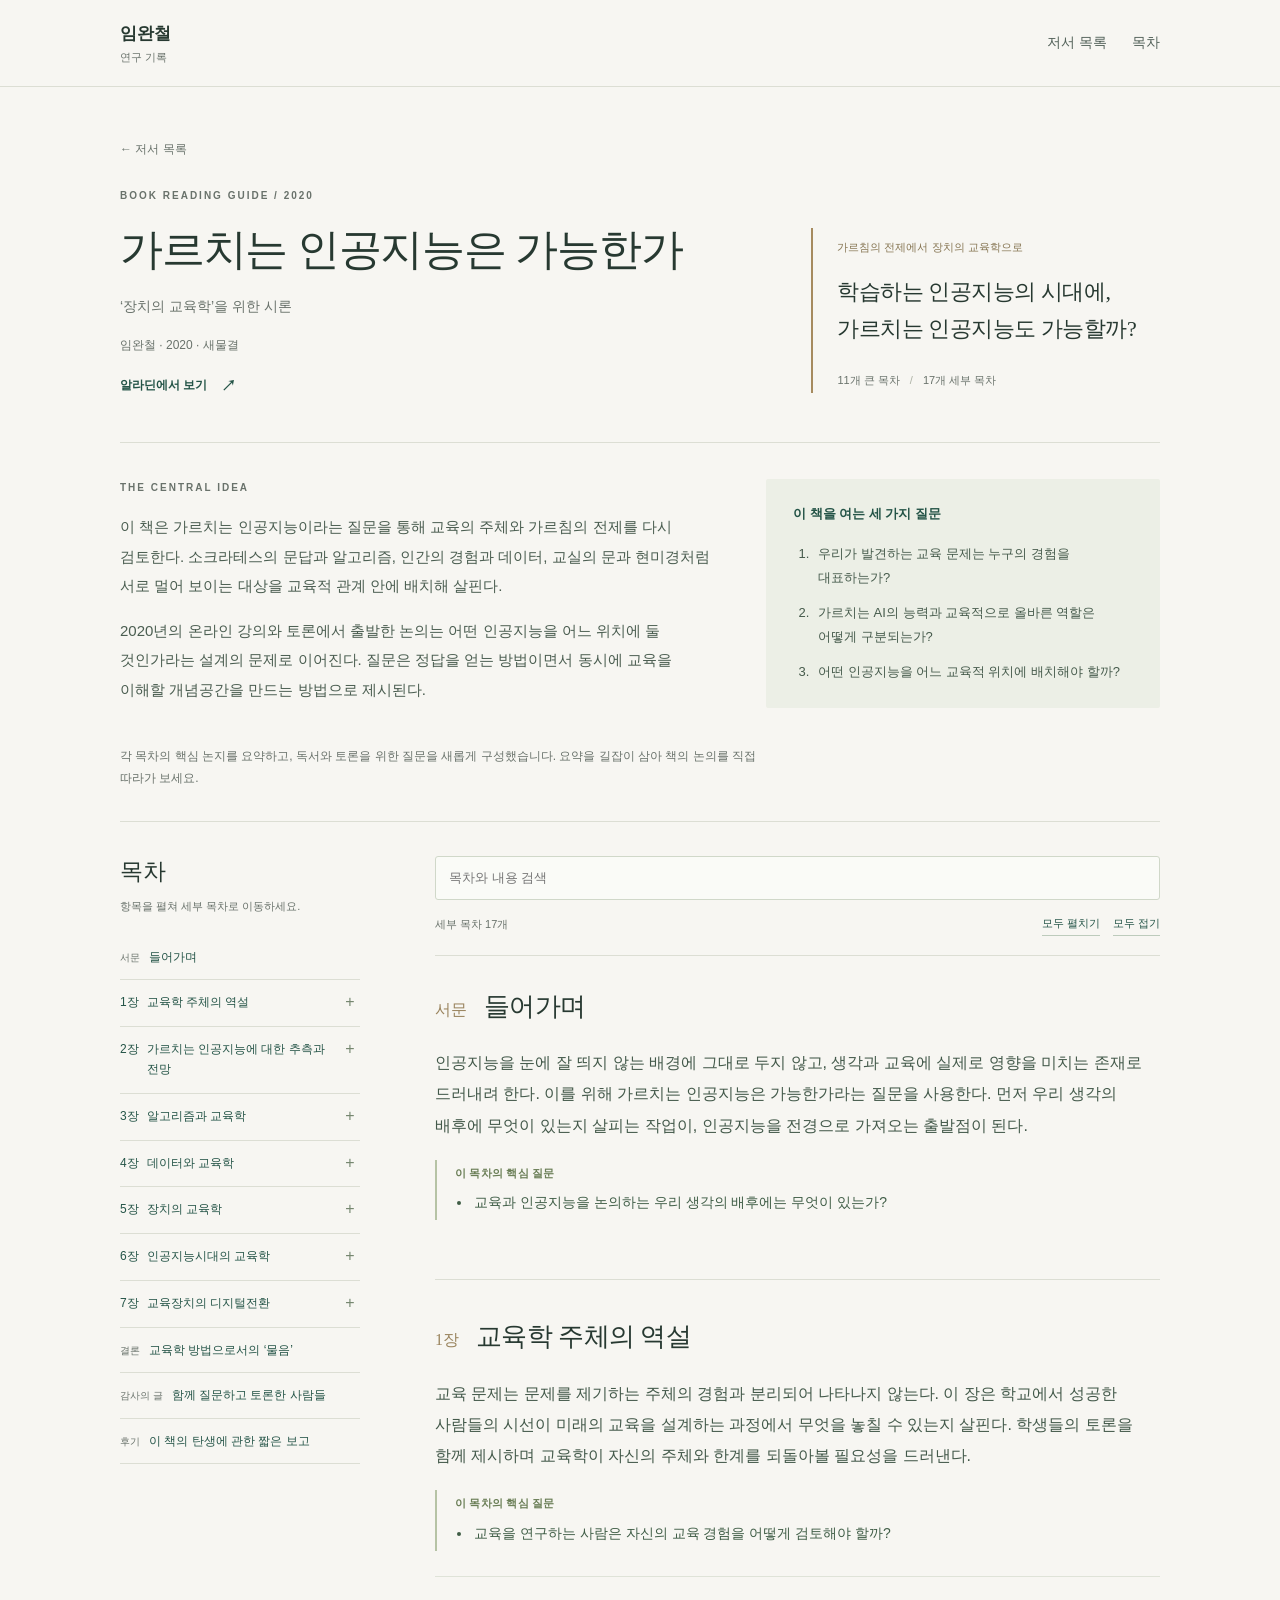
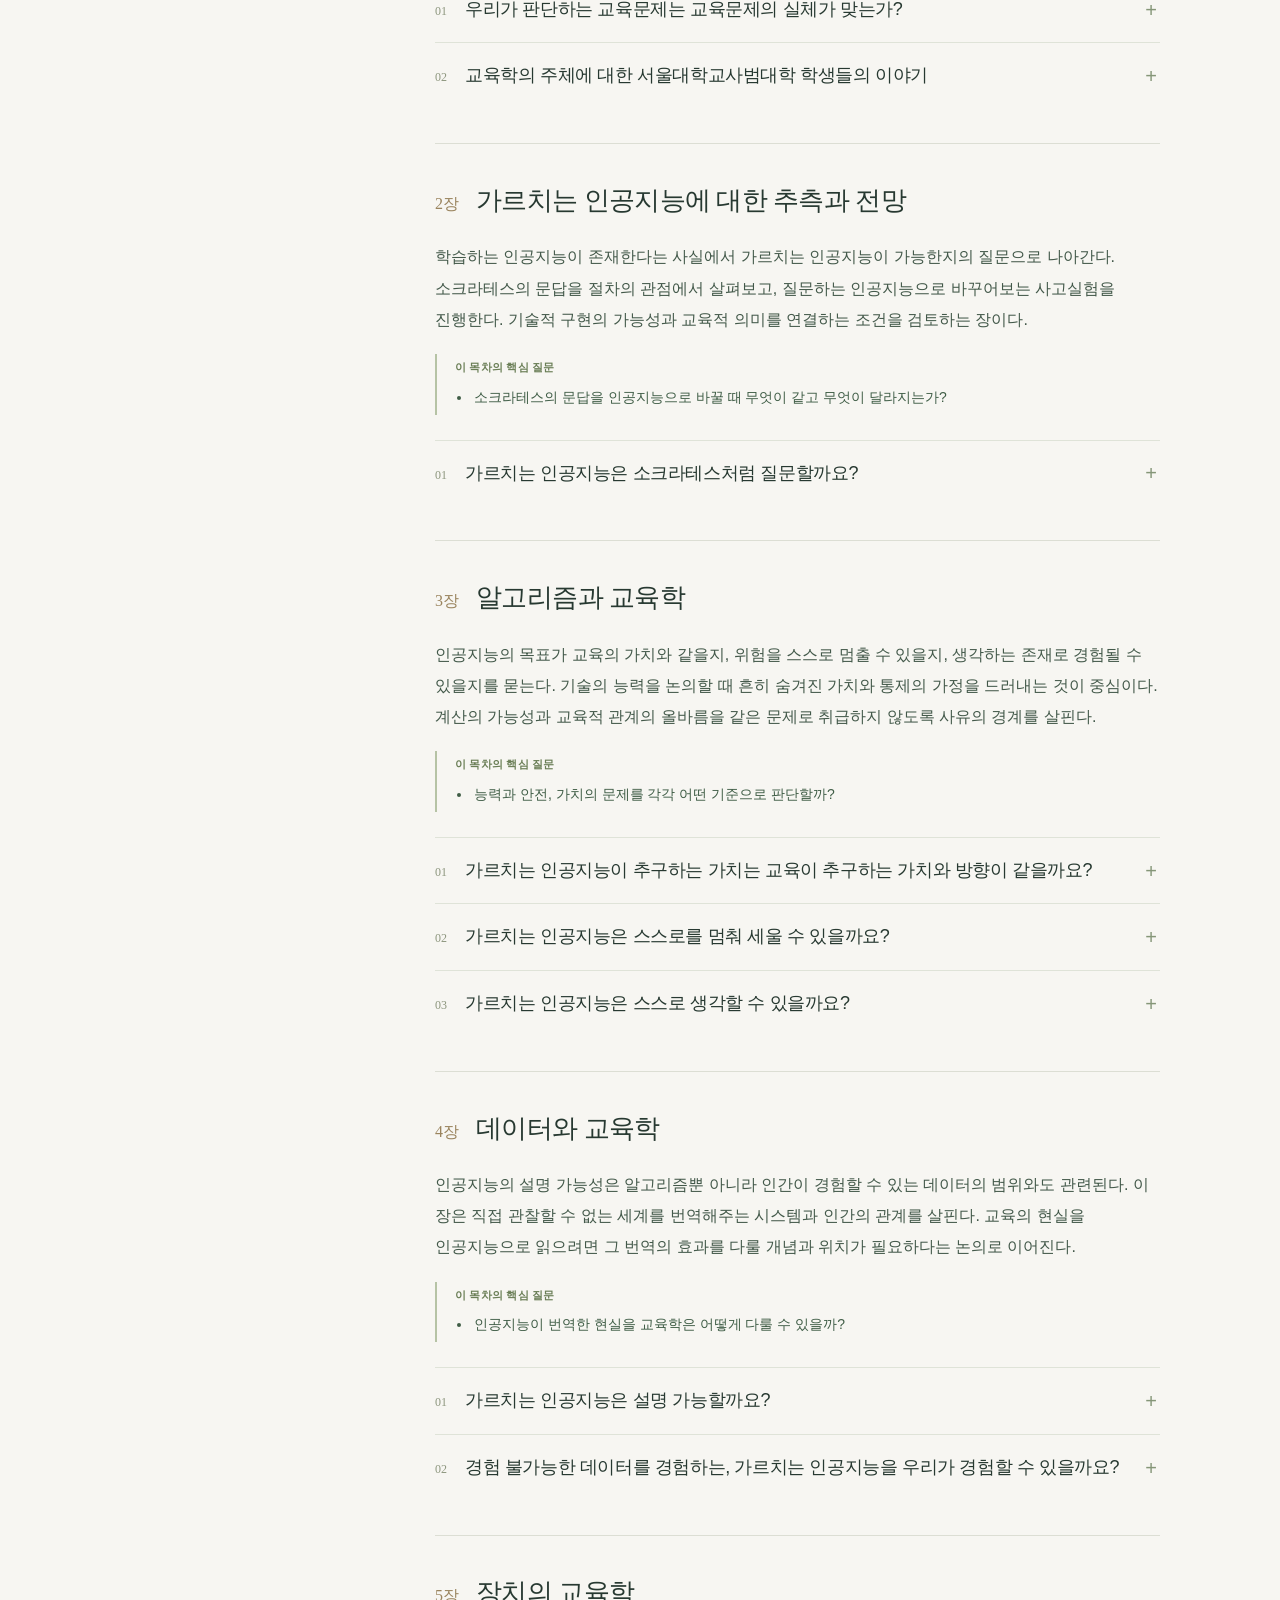
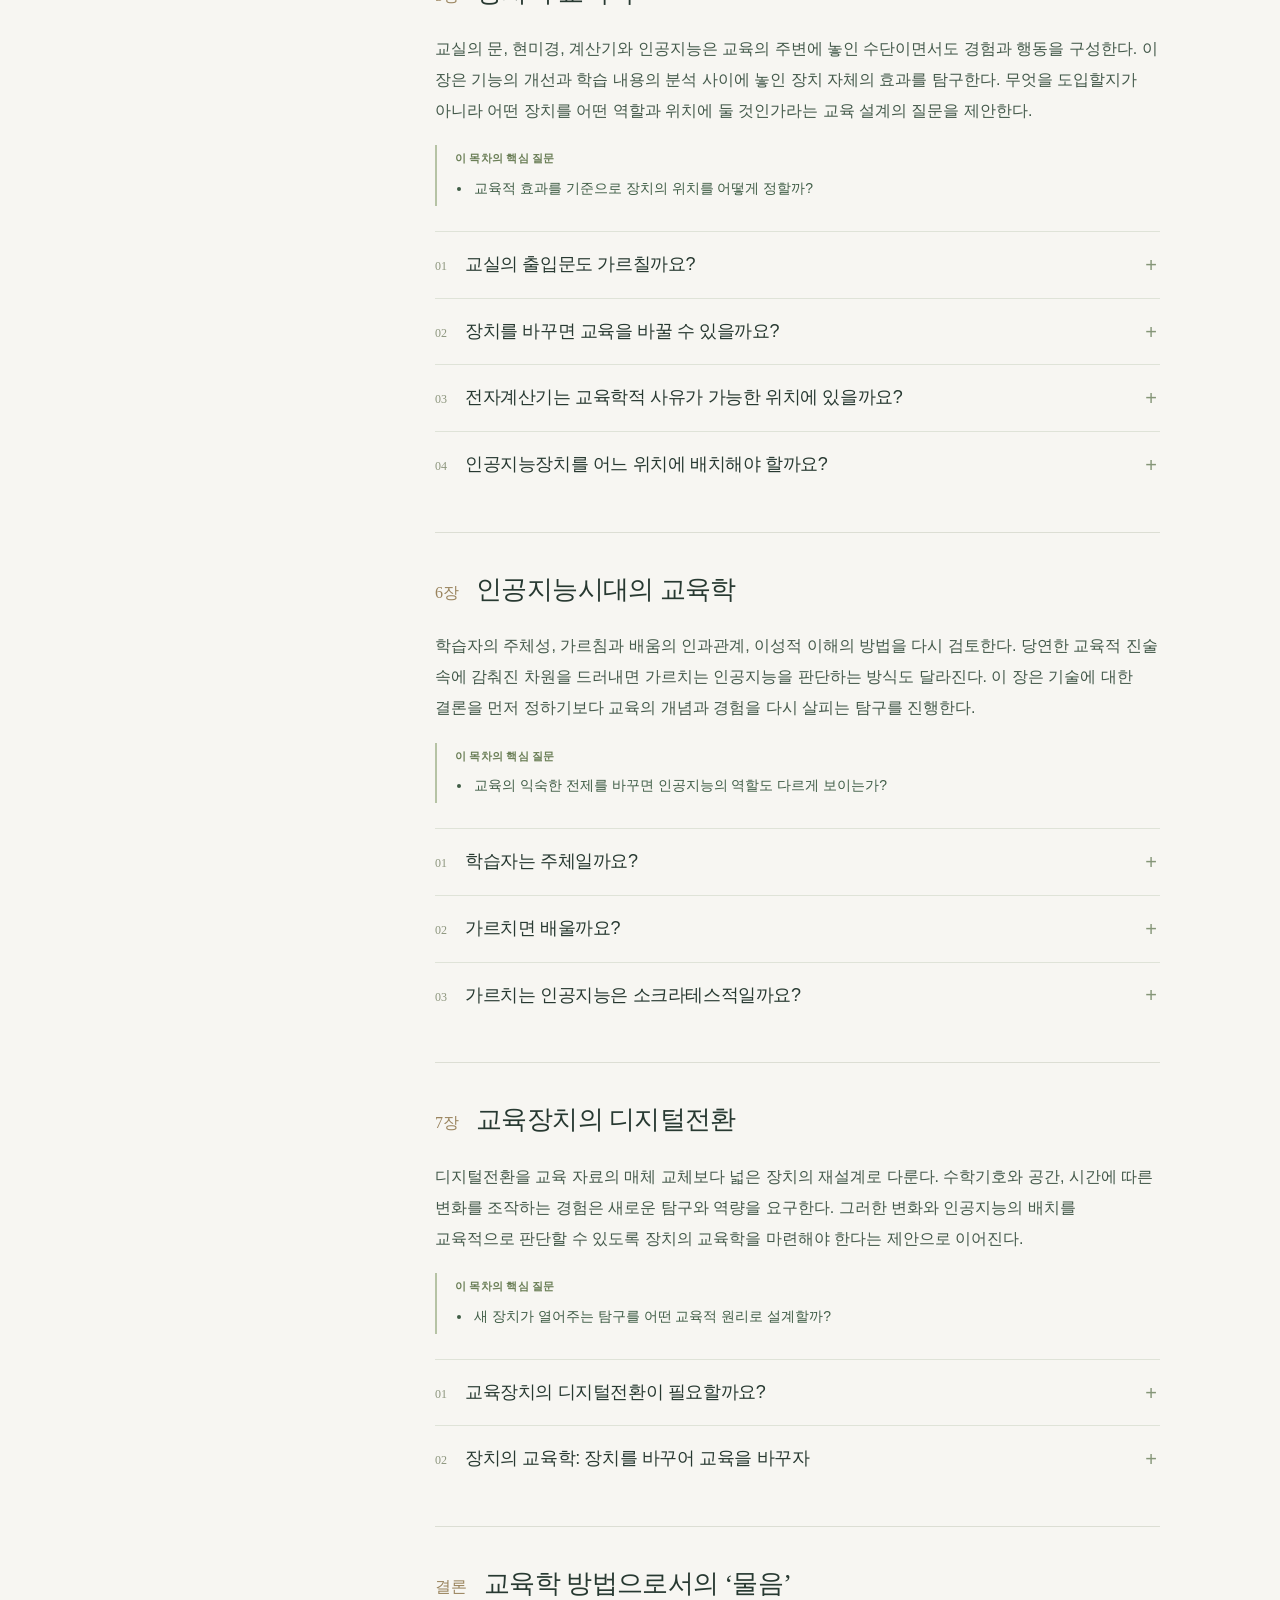
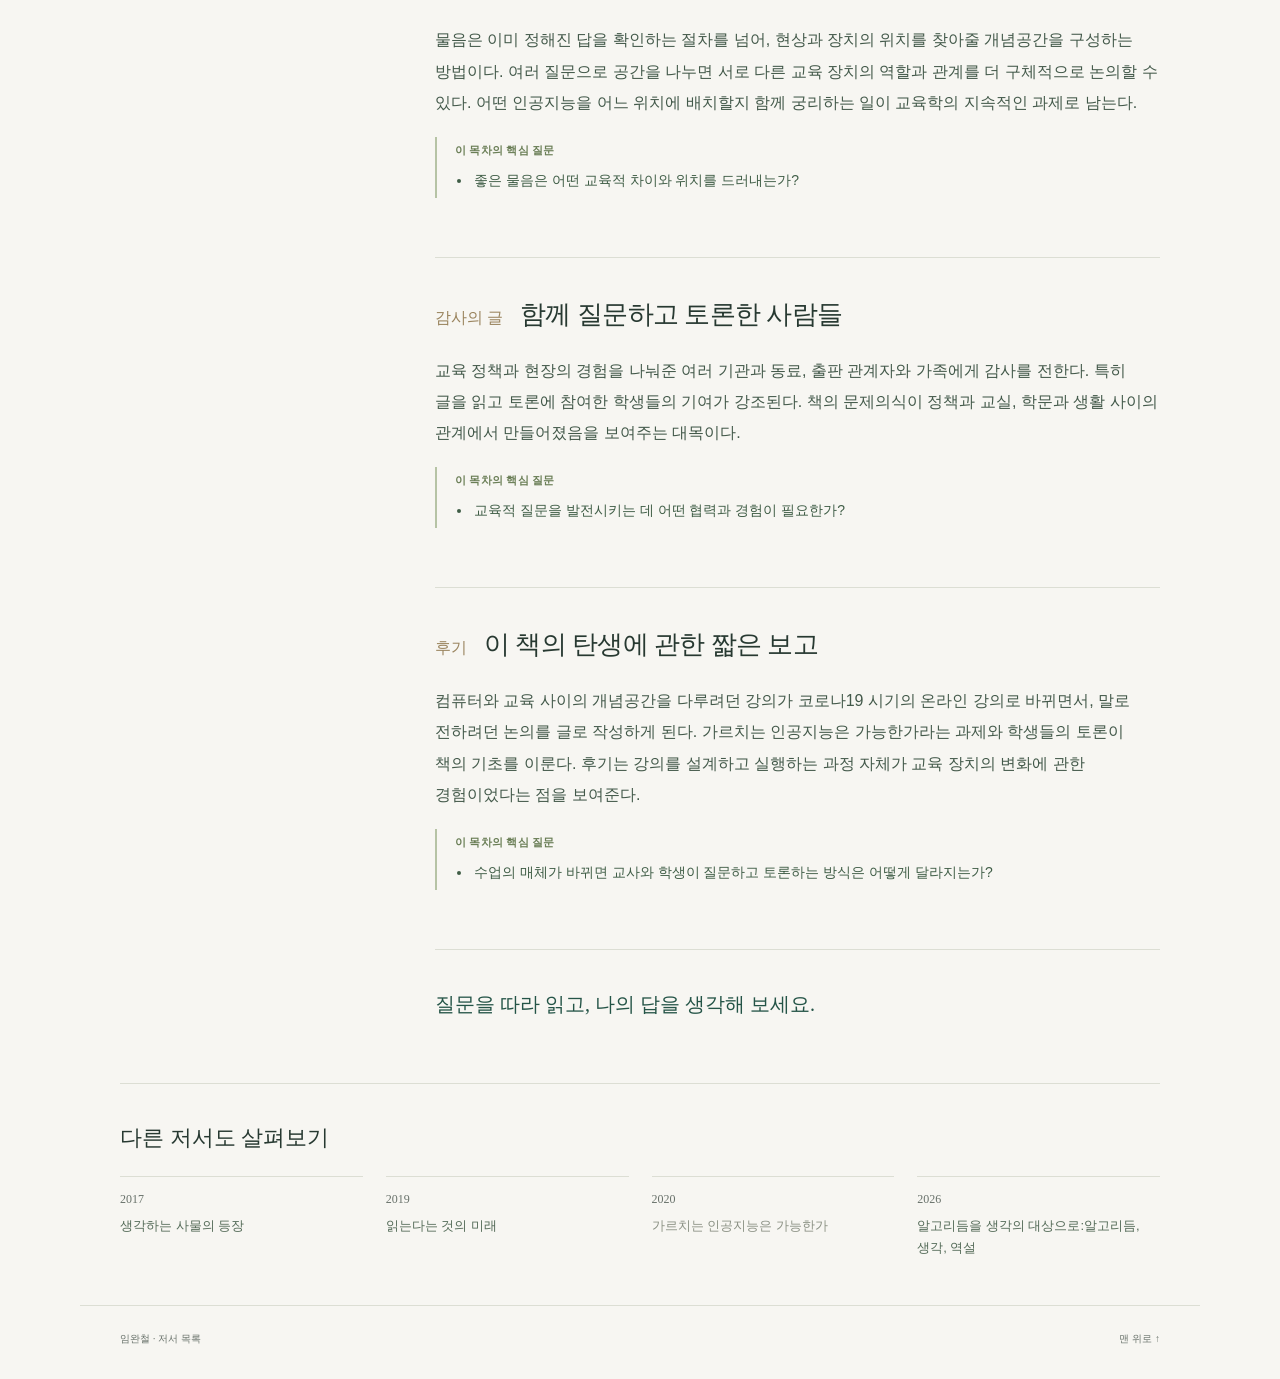
<file: books/teaching-ai.html>
<!doctype html>
<html lang="ko" class="book-document"><head><meta charset="utf-8"><meta name="viewport" content="width=device-width,initial-scale=1"><title>가르치는 인공지능은 가능한가 · 목차와 핵심 질문</title><meta name="description" content="학습하는 인공지능의 시대에, 가르치는 인공지능도 가능할까?"><meta name="theme-color" content="#f7f6f2"><link rel="icon" href="data:image/svg+xml,%3Csvg%20xmlns%3D%22http%3A%2F%2Fwww.w3.org%2F2000%2Fsvg%22%20viewBox%3D%220%200%2040%2040%22%3E%3Crect%20width%3D%2240%22%20height%3D%2240%22%20rx%3D%226%22%20fill%3D%22%231f5147%22%2F%3E%3Ctext%20x%3D%2220%22%20y%3D%2228%22%20text-anchor%3D%22middle%22%20font-family%3D%22sans-serif%22%20font-size%3D%2226%22%20fill%3D%22white%22%3E%EC%9E%84%3C%2Ftext%3E%3C%2Fsvg%3E"><link rel="stylesheet" href="../assets/site.css"><link rel="stylesheet" href="../assets/book.css"><script src="../assets/book.js" defer></script></head>
<body class="book-guide"><a class="skip" href="#reading-main">본문으로 건너뛰기</a><header class="site-header"><div class="shell header-inner"><a class="brand" href="../index.html"><span>임완철<small>연구 기록</small></span></a><nav aria-label="주요 메뉴"><a href="../index.html#books">저서 목록</a><a href="#book-toc">목차</a></nav></div></header>
<main class="shell" id="reading-main"><section class="guide-hero"><div><a class="guide-back" href="../index.html#books"><span aria-hidden="true">←</span> 저서 목록</a><p class="eyebrow">BOOK READING GUIDE / 2020</p><h1>가르치는 인공지능은 가능한가</h1><p class="guide-subtitle">‘장치의 교육학’을 위한 시론</p><p class="guide-meta">임완철 · 2020 · 새물결</p><div class="record-links"><a class="text-link" href="https://www.aladin.co.kr/shop/wproduct.aspx?ItemId=254298451" target="_blank" rel="noopener noreferrer">알라딘에서 보기 <span aria-hidden="true">↗</span><span class="sr-only"> (새 창)</span></a></div></div><aside class="guide-premise"><span>가르침의 전제에서 장치의 교육학으로</span><p>학습하는 인공지능의 시대에, 가르치는 인공지능도 가능할까?</p><div>11개 큰 목차 <span aria-hidden="true">/</span> 17개 세부 목차</div></aside></section>
<section class="guide-intro" aria-label="책의 문제의식"><div class="guide-overview"><span class="eyebrow">THE CENTRAL IDEA</span><p>이 책은 가르치는 인공지능이라는 질문을 통해 교육의 주체와 가르침의 전제를 다시 검토한다. 소크라테스의 문답과 알고리즘, 인간의 경험과 데이터, 교실의 문과 현미경처럼 서로 멀어 보이는 대상을 교육적 관계 안에 배치해 살핀다.</p><p>2020년의 온라인 강의와 토론에서 출발한 논의는 어떤 인공지능을 어느 위치에 둘 것인가라는 설계의 문제로 이어진다. 질문은 정답을 얻는 방법이면서 동시에 교육을 이해할 개념공간을 만드는 방법으로 제시된다.</p></div><aside class="guide-key-questions"><h2>이 책을 여는 세 가지 질문</h2><ol><li>우리가 발견하는 교육 문제는 누구의 경험을 대표하는가?</li><li>가르치는 AI의 능력과 교육적으로 올바른 역할은 어떻게 구분되는가?</li><li>어떤 인공지능을 어느 교육적 위치에 배치해야 할까?</li></ol></aside></section>
<p class="guide-note">각 목차의 핵심 논지를 요약하고, 독서와 토론을 위한 질문을 새롭게 구성했습니다. 요약을 길잡이 삼아 책의 논의를 직접 따라가 보세요.</p>
<div class="guide-layout"><aside class="toc-sidebar" id="book-toc"><h2>목차</h2><p>항목을 펼쳐 세부 목차로 이동하세요.</p><nav aria-label="책 목차"><ol class="toc-list"><li class="toc-single"><a href="#chapter-1"><span>서문</span>들어가며</a></li><li><details class="toc-group"><summary>1장 <span>교육학 주체의 역설</span><span class="disclosure-icon toc-chevron" aria-hidden="true"></span></summary><a class="toc-chapter-link" href="#chapter-2">장 전체 살펴보기 <span aria-hidden="true">→</span></a><ol><li><a href="#section-2-1">우리가 판단하는 교육문제는 교육문제의 실체가 맞는가?</a></li><li><a href="#section-2-2">교육학의 주체에 대한 서울대학교사범대학 학생들의 이야기</a></li></ol></details></li><li><details class="toc-group"><summary>2장 <span>가르치는 인공지능에 대한 추측과 전망</span><span class="disclosure-icon toc-chevron" aria-hidden="true"></span></summary><a class="toc-chapter-link" href="#chapter-3">장 전체 살펴보기 <span aria-hidden="true">→</span></a><ol><li><a href="#section-3-1">가르치는 인공지능은 소크라테스처럼 질문할까요?</a></li></ol></details></li><li><details class="toc-group"><summary>3장 <span>알고리즘과 교육학</span><span class="disclosure-icon toc-chevron" aria-hidden="true"></span></summary><a class="toc-chapter-link" href="#chapter-4">장 전체 살펴보기 <span aria-hidden="true">→</span></a><ol><li><a href="#section-4-1">가르치는 인공지능이 추구하는 가치는 교육이 추구하는 가치와 방향이 같을까요?</a></li><li><a href="#section-4-2">가르치는 인공지능은 스스로를 멈춰 세울 수 있을까요?</a></li><li><a href="#section-4-3">가르치는 인공지능은 스스로 생각할 수 있을까요?</a></li></ol></details></li><li><details class="toc-group"><summary>4장 <span>데이터와 교육학</span><span class="disclosure-icon toc-chevron" aria-hidden="true"></span></summary><a class="toc-chapter-link" href="#chapter-5">장 전체 살펴보기 <span aria-hidden="true">→</span></a><ol><li><a href="#section-5-1">가르치는 인공지능은 설명 가능할까요?</a></li><li><a href="#section-5-2">경험 불가능한 데이터를 경험하는, 가르치는 인공지능을 우리가 경험할 수 있을까요?</a></li></ol></details></li><li><details class="toc-group"><summary>5장 <span>장치의 교육학</span><span class="disclosure-icon toc-chevron" aria-hidden="true"></span></summary><a class="toc-chapter-link" href="#chapter-6">장 전체 살펴보기 <span aria-hidden="true">→</span></a><ol><li><a href="#section-6-1">교실의 출입문도 가르칠까요?</a></li><li><a href="#section-6-2">장치를 바꾸면 교육을 바꿀 수 있을까요?</a></li><li><a href="#section-6-3">전자계산기는 교육학적 사유가 가능한 위치에 있을까요?</a></li><li><a href="#section-6-4">인공지능장치를 어느 위치에 배치해야 할까요?</a></li></ol></details></li><li><details class="toc-group"><summary>6장 <span>인공지능시대의 교육학</span><span class="disclosure-icon toc-chevron" aria-hidden="true"></span></summary><a class="toc-chapter-link" href="#chapter-7">장 전체 살펴보기 <span aria-hidden="true">→</span></a><ol><li><a href="#section-7-1">학습자는 주체일까요?</a></li><li><a href="#section-7-2">가르치면 배울까요?</a></li><li><a href="#section-7-3">가르치는 인공지능은 소크라테스적일까요?</a></li></ol></details></li><li><details class="toc-group"><summary>7장 <span>교육장치의 디지털전환</span><span class="disclosure-icon toc-chevron" aria-hidden="true"></span></summary><a class="toc-chapter-link" href="#chapter-8">장 전체 살펴보기 <span aria-hidden="true">→</span></a><ol><li><a href="#section-8-1">교육장치의 디지털전환이 필요할까요?</a></li><li><a href="#section-8-2">장치의 교육학: 장치를 바꾸어 교육을 바꾸자</a></li></ol></details></li><li class="toc-single"><a href="#chapter-9"><span>결론</span>교육학 방법으로서의 ‘물음’</a></li><li class="toc-single"><a href="#chapter-10"><span>감사의 글</span>함께 질문하고 토론한 사람들</a></li><li class="toc-single"><a href="#chapter-11"><span>후기</span>이 책의 탄생에 관한 짧은 보고</a></li></ol></nav></aside><div class="reading-column"><div class="reading-tools" id="reading-tools" hidden><div class="guide-search"><label class="sr-only" for="guide-search">목차와 내용 검색</label><input id="guide-search" type="search" placeholder="목차와 내용 검색" autocomplete="off"><button type="button" id="guide-clear" hidden>지우기</button></div><div class="reading-actions"><span id="guide-count" aria-live="polite">세부 목차 17개</span><button type="button" id="expand-all">모두 펼치기</button><button type="button" id="collapse-all">모두 접기</button></div></div><div id="guide-empty" class="guide-empty" hidden><p>관련 목차가 없습니다.</p><button type="button" id="guide-reset">전체 목차 보기</button></div><section class="reading-chapter" id="chapter-1"><header class="chapter-heading"><span>서문</span><h2>들어가며</h2></header><div class="chapter-overview"><p>인공지능을 눈에 잘 띄지 않는 배경에 그대로 두지 않고, 생각과 교육에 실제로 영향을 미치는 존재로 드러내려 한다. 이를 위해 가르치는 인공지능은 가능한가라는 질문을 사용한다. 먼저 우리 생각의 배후에 무엇이 있는지 살피는 작업이, 인공지능을 전경으로 가져오는 출발점이 된다.</p><aside class="reading-questions"><h3>이 목차의 핵심 질문</h3><ul><li>교육과 인공지능을 논의하는 우리 생각의 배후에는 무엇이 있는가?</li></ul></aside></div></section><section class="reading-chapter" id="chapter-2"><header class="chapter-heading"><span>1장</span><h2>교육학 주체의 역설</h2></header><div class="chapter-overview"><p>교육 문제는 문제를 제기하는 주체의 경험과 분리되어 나타나지 않는다. 이 장은 학교에서 성공한 사람들의 시선이 미래의 교육을 설계하는 과정에서 무엇을 놓칠 수 있는지 살핀다. 학생들의 토론을 함께 제시하며 교육학이 자신의 주체와 한계를 되돌아볼 필요성을 드러낸다.</p><aside class="reading-questions"><h3>이 목차의 핵심 질문</h3><ul><li>교육을 연구하는 사람은 자신의 교육 경험을 어떻게 검토해야 할까?</li></ul></aside></div><details class="reading-section" id="section-2-1"><summary><span class="section-number">01</span><h3>우리가 판단하는 교육문제는 교육문제의 실체가 맞는가?</h3><span class="disclosure-icon section-chevron" aria-hidden="true"></span></summary><div class="section-content"><p>학교생활에서 성공한 사람들이 교육의 문제를 발견하고 미래의 교실을 설계할 때, 그 교실에서 힘들었던 학생의 경험을 놓칠 수 있다. 저자는 실제 교실 설계 논의를 계기로 교육 문제와 그것을 제기하는 주체가 분리되지 않는다는 점을 살핀다. 자신의 경험을 모두의 교육 현실로 일반화하기 전에, 누구의 문제를 말하고 있는지 확인하는 작업이 필요하다.</p><aside class="reading-questions"><h4>함께 생각할 질문</h4><ul><li>교육을 설계하는 사람들은 그 교육에서 배제된 사람의 경험을 어떻게 만날 수 있을까?</li></ul></aside></div></details><details class="reading-section" id="section-2-2"><summary><span class="section-number">02</span><h3>교육학의 주체에 대한 서울대학교사범대학 학생들의 이야기</h3><span class="disclosure-icon section-chevron" aria-hidden="true"></span></summary><div class="section-content"><p>온라인으로 진행한 대학 강의의 글과 토론에서 학생들은 자신이 당연하게 받아들여온 교육과 주체의 개념을 다시 검토한다. 여러 학생의 응답은 같은 질문이 서로 다른 위치와 경험에서 어떻게 읽히는지를 드러낸다. 이 절은 교육학의 주체에 관한 논의를 정의로만 닫지 않고, 실제로 질문을 받은 사람들이 자기 생각의 조건을 돌아보는 과정으로 보여준다.</p><aside class="reading-questions"><h4>함께 생각할 질문</h4><ul><li>같은 교육적 질문에 대한 서로 다른 응답은 무엇을 드러내는가?</li></ul></aside></div></details></section><section class="reading-chapter" id="chapter-3"><header class="chapter-heading"><span>2장</span><h2>가르치는 인공지능에 대한 추측과 전망</h2></header><div class="chapter-overview"><p>학습하는 인공지능이 존재한다는 사실에서 가르치는 인공지능이 가능한지의 질문으로 나아간다. 소크라테스의 문답을 절차의 관점에서 살펴보고, 질문하는 인공지능으로 바꾸어보는 사고실험을 진행한다. 기술적 구현의 가능성과 교육적 의미를 연결하는 조건을 검토하는 장이다.</p><aside class="reading-questions"><h3>이 목차의 핵심 질문</h3><ul><li>소크라테스의 문답을 인공지능으로 바꿀 때 무엇이 같고 무엇이 달라지는가?</li></ul></aside></div><details class="reading-section" id="section-3-1"><summary><span class="section-number">01</span><h3>가르치는 인공지능은 소크라테스처럼 질문할까요?</h3><span class="disclosure-icon section-chevron" aria-hidden="true"></span></summary><div class="section-content"><p>소크라테스의 문답법을 합의된 전제와 연속된 질문을 통해 처음의 문제로 돌아오는 절차로 살핀다. 이러한 방법을 알고리즘으로 이해하고 질문하는 인공지능으로 대체해보는 사고실험이 제시된다. 핵심은 말을 주고받는 기능의 구현뿐 아니라, 무엇을 알고 있다고 가정하고 어떤 앎을 드러내려 하는지가 교육적 관계를 만든다는 점이다.</p><aside class="reading-questions"><h4>함께 생각할 질문</h4><ul><li>질문을 생성하는 인공지능과 교육적 의미를 가진 문답은 어떤 조건에서 연결되는가?</li></ul></aside></div></details></section><section class="reading-chapter" id="chapter-4"><header class="chapter-heading"><span>3장</span><h2>알고리즘과 교육학</h2></header><div class="chapter-overview"><p>인공지능의 목표가 교육의 가치와 같을지, 위험을 스스로 멈출 수 있을지, 생각하는 존재로 경험될 수 있을지를 묻는다. 기술의 능력을 논의할 때 흔히 숨겨진 가치와 통제의 가정을 드러내는 것이 중심이다. 계산의 가능성과 교육적 관계의 올바름을 같은 문제로 취급하지 않도록 사유의 경계를 살핀다.</p><aside class="reading-questions"><h3>이 목차의 핵심 질문</h3><ul><li>능력과 안전, 가치의 문제를 각각 어떤 기준으로 판단할까?</li></ul></aside></div><details class="reading-section" id="section-4-1"><summary><span class="section-number">01</span><h3>가르치는 인공지능이 추구하는 가치는 교육이 추구하는 가치와 방향이 같을까요?</h3><span class="disclosure-icon section-chevron" aria-hidden="true"></span></summary><div class="section-content"><p>검색과 추천은 사용자의 질문에 응답하지만, 서비스가 추구하는 목적이 교육의 목적과 같다고 보장되지는 않는다. 더욱이 교육이 지향할 가치 자체도 단일하고 완결된 합의로 주어져 있지 않다. 저자는 인공지능과 인간의 가치를 일치시키는 문제를 자동으로 해결된 것으로 보지 않고, 도구에 대한 기대를 만드는 기술 무의식까지 탐구해야 한다고 주장한다.</p><aside class="reading-questions"><h4>함께 생각할 질문</h4><ul><li>교육의 가치가 아직 논쟁 중이라면 인공지능에 어떤 목표를 맡길 수 있을까?</li></ul></aside></div></details><details class="reading-section" id="section-4-2"><summary><span class="section-number">02</span><h3>가르치는 인공지능은 스스로를 멈춰 세울 수 있을까요?</h3><span class="disclosure-icon section-chevron" aria-hidden="true"></span></summary><div class="section-content"><p>위험한 상황에서는 자동 종료 코드를 넣으면 된다는 생각을 정지문제와 자기참조의 논의를 통해 검토한다. 어떤 프로그램이 멈출지 모든 경우에 판정하는 일반적 방법의 한계가 핵심이다. 이 절은 개별 프로그램의 종료가 불가능하다고 단정하는 대신, 종료 코드를 넣는 것만으로 모든 위험을 다룰 수 있다고 믿는 안전의 가정을 비판한다.</p><aside class="reading-questions"><h4>함께 생각할 질문</h4><ul><li>자동 정지 기능이 있다는 사실만으로 인공지능의 모든 위험을 다룰 수 있다고 할 수 있는가?</li></ul></aside></div></details><details class="reading-section" id="section-4-3"><summary><span class="section-number">03</span><h3>가르치는 인공지능은 스스로 생각할 수 있을까요?</h3><span class="disclosure-icon section-chevron" aria-hidden="true"></span></summary><div class="section-content"><p>날치가 물 밖의 경험을 공동체에 전달하는 사고실험과 튜링의 관점을 통해 생각하는 존재를 판정하는 문제를 살핀다. 기계의 내부에 인간과 같은 정신이 있는지를 확정하는 문제와, 인간이 그 기계를 어떻게 경험하는지는 구분된다. 교육의 상황에서는 질문에 답하고 새로운 제안을 하는 인공의 인지시스템이 실제로 어떤 관계와 효과를 만드는지가 중요해진다.</p><aside class="reading-questions"><h4>함께 생각할 질문</h4><ul><li>상대의 생각을 경험하는 것과 그 생각의 본질을 증명하는 것은 같은 일인가?</li></ul></aside></div></details></section><section class="reading-chapter" id="chapter-5"><header class="chapter-heading"><span>4장</span><h2>데이터와 교육학</h2></header><div class="chapter-overview"><p>인공지능의 설명 가능성은 알고리즘뿐 아니라 인간이 경험할 수 있는 데이터의 범위와도 관련된다. 이 장은 직접 관찰할 수 없는 세계를 번역해주는 시스템과 인간의 관계를 살핀다. 교육의 현실을 인공지능으로 읽으려면 그 번역의 효과를 다룰 개념과 위치가 필요하다는 논의로 이어진다.</p><aside class="reading-questions"><h3>이 목차의 핵심 질문</h3><ul><li>인공지능이 번역한 현실을 교육학은 어떻게 다룰 수 있을까?</li></ul></aside></div><details class="reading-section" id="section-5-1"><summary><span class="section-number">01</span><h3>가르치는 인공지능은 설명 가능할까요?</h3><span class="disclosure-icon section-chevron" aria-hidden="true"></span></summary><div class="section-content"><p>설명 가능성을 알고리즘의 복잡성만으로 이해하지 않고, 인간이 경험할 수 있는 데이터의 범위와 해상도에서도 살핀다. 인공지능이 다루는 시간과 규모가 인간의 감각을 넘어설 때, 판단의 근거를 보여주는 것과 사람이 그 근거를 경험하고 이해하는 일 사이에는 간극이 생긴다. 가르치는 인공지능을 설명하려면 이 두 차원을 함께 다루어야 한다.</p><aside class="reading-questions"><h4>함께 생각할 질문</h4><ul><li>데이터와 계산 과정을 공개하면 인간이 그것을 이해할 수 있는가?</li></ul></aside></div></details><details class="reading-section" id="section-5-2"><summary><span class="section-number">02</span><h3>경험 불가능한 데이터를 경험하는, 가르치는 인공지능을 우리가 경험할 수 있을까요?</h3><span class="disclosure-icon section-chevron" aria-hidden="true"></span></summary><div class="section-content"><p>인간의 감각기관으로는 경험할 수 없는 자료를 처리하는 인공지능을 어떤 방식으로 경험할 수 있을지 묻는다. 관찰자가 교실에 들어가는 것만으로 상황이 달라지는 사례는 교육의 현실을 직접 확인하는 일에도 한계가 있음을 보여준다. 저자는 인공지능이 번역해준 결과를 받아들이는 관계를 다룰 교육학적 개념공간이 필요하다고 제안한다.</p><aside class="reading-questions"><h4>함께 생각할 질문</h4><ul><li>직접 경험할 수 없는 교실의 현실을 인공지능이 번역해준다면 무엇을 검토해야 할까?</li></ul></aside></div></details></section><section class="reading-chapter" id="chapter-6"><header class="chapter-heading"><span>5장</span><h2>장치의 교육학</h2></header><div class="chapter-overview"><p>교실의 문, 현미경, 계산기와 인공지능은 교육의 주변에 놓인 수단이면서도 경험과 행동을 구성한다. 이 장은 기능의 개선과 학습 내용의 분석 사이에 놓인 장치 자체의 효과를 탐구한다. 무엇을 도입할지가 아니라 어떤 장치를 어떤 역할과 위치에 둘 것인가라는 교육 설계의 질문을 제안한다.</p><aside class="reading-questions"><h3>이 목차의 핵심 질문</h3><ul><li>교육적 효과를 기준으로 장치의 위치를 어떻게 정할까?</li></ul></aside></div><details class="reading-section" id="section-6-1"><summary><span class="section-number">01</span><h3>교실의 출입문도 가르칠까요?</h3><span class="disclosure-icon section-chevron" aria-hidden="true"></span></summary><div class="section-content"><p>교실 출입문의 작은 창문과 공기청정기 같은 장치는 단지 시설이 아니라 학생의 행동과 경험을 구성하는 존재다. 감시받을 가능성이나 안전에 관한 담론은 장치의 배치와 연결된다. 이 절은 눈에 잘 띄지 않던 물건이 어떤 교육적 효과를 발생시키는지를 탐구하고, 그 장치에 적절한 위치를 찾아주는 일을 장치의 교육학으로 제안한다.</p><aside class="reading-questions"><h4>함께 생각할 질문</h4><ul><li>교실의 사소한 시설은 학생에게 어떤 행동을 배우게 하는가?</li></ul></aside></div></details><details class="reading-section" id="section-6-2"><summary><span class="section-number">02</span><h3>장치를 바꾸면 교육을 바꿀 수 있을까요?</h3><span class="disclosure-icon section-chevron" aria-hidden="true"></span></summary><div class="section-content"><p>현미경은 사람이 볼 수 없던 세계를 보여주지만, 그 장치가 제공한 경험이 어떻게 공유되고 이해되는지도 교육의 문제다. 기능을 개선하는 공학과 학습된 내용을 검토하는 교육학 사이에서, 장치의 존재가 만들어내는 효과는 충분히 다루어지지 않을 수 있다. 이 절은 현미경 자체를 교육적 탐구의 대상으로 놓고 경험의 경계를 살펴야 한다고 주장한다.</p><aside class="reading-questions"><h4>함께 생각할 질문</h4><ul><li>장치가 보여준 세계를 여러 사람이 같은 것으로 경험했다는 사실을 어떻게 확인할까?</li></ul></aside></div></details><details class="reading-section" id="section-6-3"><summary><span class="section-number">03</span><h3>전자계산기는 교육학적 사유가 가능한 위치에 있을까요?</h3><span class="disclosure-icon section-chevron" aria-hidden="true"></span></summary><div class="section-content"><p>계산기와 디지털 교과서의 사용을 둘러싼 판단은 가르치는 방법뿐 아니라 시험과 평가의 관행에 의해 제한된다. 학습 중에는 허용한 도구를 시험에서는 배제하면, 도구와 함께 수행하는 능력은 평가에서 드러나지 않는다. 이 절은 오래된 교육 장치와 판단 규칙을 당연시하지 않고, 도구를 사용할 수 있는 새로운 문제와 평가의 설계를 검토한다.</p><aside class="reading-questions"><h4>함께 생각할 질문</h4><ul><li>수업에서 사용하는 도구를 평가에서 배제할 때 어떤 능력을 측정하게 되는가?</li></ul></aside></div></details><details class="reading-section" id="section-6-4"><summary><span class="section-number">04</span><h3>인공지능장치를 어느 위치에 배치해야 할까요?</h3><span class="disclosure-icon section-chevron" aria-hidden="true"></span></summary><div class="section-content"><p>인공지능을 도입할지의 일반적 선택보다 어떤 인공지능을 어느 교육적 위치에 배치할지가 중요하다. 출입문과 현미경처럼 다른 장치의 역할을 검토한 뒤, 인공지능도 관계와 효과의 관점에서 다루어야 한다. 지능형 과학실의 구상은 실시간 데이터, 전문가와의 연결, 디지털 자원과 실험을 학생의 탐구에 맞게 배치하는 사례로 제시된다.</p><aside class="reading-questions"><h4>함께 생각할 질문</h4><ul><li>특정 교육 문제를 위해 필요한 인공지능의 역할과 배치는 무엇인가?</li></ul></aside></div></details></section><section class="reading-chapter" id="chapter-7"><header class="chapter-heading"><span>6장</span><h2>인공지능시대의 교육학</h2></header><div class="chapter-overview"><p>학습자의 주체성, 가르침과 배움의 인과관계, 이성적 이해의 방법을 다시 검토한다. 당연한 교육적 진술 속에 감춰진 차원을 드러내면 가르치는 인공지능을 판단하는 방식도 달라진다. 이 장은 기술에 대한 결론을 먼저 정하기보다 교육의 개념과 경험을 다시 살피는 탐구를 진행한다.</p><aside class="reading-questions"><h3>이 목차의 핵심 질문</h3><ul><li>교육의 익숙한 전제를 바꾸면 인공지능의 역할도 다르게 보이는가?</li></ul></aside></div><details class="reading-section" id="section-7-1"><summary><span class="section-number">01</span><h3>학습자는 주체일까요?</h3><span class="disclosure-icon section-chevron" aria-hidden="true"></span></summary><div class="section-content"><p>주체와 학습자라는 개념에는 독립적 행위자라는 뜻과 외부의 힘에 형성되는 존재라는 뜻이 함께 얽혀 있다. 학습자를 자기 학습의 주인이라고 정의하는 것만으로 실제 관계의 비대칭이 사라지지는 않는다. 이 절은 언어가 만드는 경계를 드러내며, 인공지능은 가르칠 수 없다는 판단도 학습자의 주체성을 전제하는 방식에 따라 다시 검토해야 한다고 본다.</p><aside class="reading-questions"><h4>함께 생각할 질문</h4><ul><li>학습자의 주체성을 선언하는 것과 실제로 주도권을 마련하는 것은 어떻게 다른가?</li></ul></aside></div></details><details class="reading-section" id="section-7-2"><summary><span class="section-number">02</span><h3>가르치면 배울까요?</h3><span class="disclosure-icon section-chevron" aria-hidden="true"></span></summary><div class="section-content"><p>가르침과 배움을 곧바로 원인과 결과로 놓으면 전달한 내용과 발생한 이해가 일치한다는 가정이 숨어든다. 그러나 그것을 확인하는 질문도 학습자를 바꾸기 때문에, 질문 전의 상태를 그대로 측정하기 어렵다. 저자는 두 활동의 관계를 통계적 상관의 관점에서 다시 살피며, 가르치는 인공지능을 배치할 교육적 자리를 찾는 데 이 검토가 필요하다고 주장한다.</p><aside class="reading-questions"><h4>함께 생각할 질문</h4><ul><li>배움을 확인하는 질문이 배움을 변화시킨다면 가르침의 결과는 어떻게 판단해야 할까?</li></ul></aside></div></details><details class="reading-section" id="section-7-3"><summary><span class="section-number">03</span><h3>가르치는 인공지능은 소크라테스적일까요?</h3><span class="disclosure-icon section-chevron" aria-hidden="true"></span></summary><div class="section-content"><p>소크라테스식 질문의 절차를 구현하는 가능성에서 나아가, 이성으로 설명하고 이해한다는 교육의 전제를 니체의 관점과 함께 살핀다. 비극과 예술, 선문답 등의 사례는 이해의 방식이 논리적 설명 하나로 끝나지 않음을 드러낸다. 이 절은 인공지능의 판단을 기존의 설명 체계로 받아들이기 어려울 때, 다른 경험과 교육적 방법을 탐색할 필요가 있다고 제안한다.</p><aside class="reading-questions"><h4>함께 생각할 질문</h4><ul><li>논리적 설명으로 다루기 어려운 경험을 교육은 어떤 방법으로 열어줄 수 있을까?</li></ul></aside></div></details></section><section class="reading-chapter" id="chapter-8"><header class="chapter-heading"><span>7장</span><h2>교육장치의 디지털전환</h2></header><div class="chapter-overview"><p>디지털전환을 교육 자료의 매체 교체보다 넓은 장치의 재설계로 다룬다. 수학기호와 공간, 시간에 따른 변화를 조작하는 경험은 새로운 탐구와 역량을 요구한다. 그러한 변화와 인공지능의 배치를 교육적으로 판단할 수 있도록 장치의 교육학을 마련해야 한다는 제안으로 이어진다.</p><aside class="reading-questions"><h3>이 목차의 핵심 질문</h3><ul><li>새 장치가 열어주는 탐구를 어떤 교육적 원리로 설계할까?</li></ul></aside></div><details class="reading-section" id="section-8-1"><summary><span class="section-number">01</span><h3>교육장치의 디지털전환이 필요할까요?</h3><span class="disclosure-icon section-chevron" aria-hidden="true"></span></summary><div class="section-content"><p>디지털전환은 종이의 내용을 화면으로 옮기는 작업을 넘어, 장치가 드러내는 대상을 바꾸는 일이다. 수학기호체계를 조작하고 시간에 따른 변화나 공간 속 관계를 모델링하면, 정지된 표현으로는 경험하기 어려웠던 탐구가 가능해진다. 이 절은 디지털전환의 이유를 새로운 장비의 보급에서 찾기보다 어떤 경험과 사유를 가능하게 하는지에서 찾는다.</p><aside class="reading-questions"><h4>함께 생각할 질문</h4><ul><li>디지털전환으로 학생이 새롭게 탐구할 수 있어야 하는 것은 무엇인가?</li></ul></aside></div></details><details class="reading-section" id="section-8-2"><summary><span class="section-number">02</span><h3>장치의 교육학: 장치를 바꾸어 교육을 바꾸자</h3><span class="disclosure-icon section-chevron" aria-hidden="true"></span></summary><div class="section-content"><p>인공지능은 스스로 학습하며 기존에 정해지지 않았던 처리 방식을 만들어내는 교육 장치로 논의된다. 이 절은 기술의 가능성을 먼저 찬양하거나 거부하는 대신, 교육적 효과를 다룰 개념공간 속에서 역할과 위치를 찾아야 한다고 제안한다. 장치를 다시 설계하고 배치하는 활동은 교육의 장면뿐 아니라 그것을 이해하는 학문의 방식도 바꾸는 과제로 이어진다.</p><aside class="reading-questions"><h4>함께 생각할 질문</h4><ul><li>교육 장치를 바꾸는 일과 교육을 이해하는 개념을 바꾸는 일은 어떻게 연결되는가?</li></ul></aside></div></details></section><section class="reading-chapter" id="chapter-9"><header class="chapter-heading"><span>결론</span><h2>교육학 방법으로서의 ‘물음’</h2></header><div class="chapter-overview"><p>물음은 이미 정해진 답을 확인하는 절차를 넘어, 현상과 장치의 위치를 찾아줄 개념공간을 구성하는 방법이다. 여러 질문으로 공간을 나누면 서로 다른 교육 장치의 역할과 관계를 더 구체적으로 논의할 수 있다. 어떤 인공지능을 어느 위치에 배치할지 함께 궁리하는 일이 교육학의 지속적인 과제로 남는다.</p><aside class="reading-questions"><h3>이 목차의 핵심 질문</h3><ul><li>좋은 물음은 어떤 교육적 차이와 위치를 드러내는가?</li></ul></aside></div></section><section class="reading-chapter" id="chapter-10"><header class="chapter-heading"><span>감사의 글</span><h2>함께 질문하고 토론한 사람들</h2></header><div class="chapter-overview"><p>교육 정책과 현장의 경험을 나눠준 여러 기관과 동료, 출판 관계자와 가족에게 감사를 전한다. 특히 글을 읽고 토론에 참여한 학생들의 기여가 강조된다. 책의 문제의식이 정책과 교실, 학문과 생활 사이의 관계에서 만들어졌음을 보여주는 대목이다.</p><aside class="reading-questions"><h3>이 목차의 핵심 질문</h3><ul><li>교육적 질문을 발전시키는 데 어떤 협력과 경험이 필요한가?</li></ul></aside></div></section><section class="reading-chapter" id="chapter-11"><header class="chapter-heading"><span>후기</span><h2>이 책의 탄생에 관한 짧은 보고</h2></header><div class="chapter-overview"><p>컴퓨터와 교육 사이의 개념공간을 다루려던 강의가 코로나19 시기의 온라인 강의로 바뀌면서, 말로 전하려던 논의를 글로 작성하게 된다. 가르치는 인공지능은 가능한가라는 과제와 학생들의 토론이 책의 기초를 이룬다. 후기는 강의를 설계하고 실행하는 과정 자체가 교육 장치의 변화에 관한 경험이었다는 점을 보여준다.</p><aside class="reading-questions"><h3>이 목차의 핵심 질문</h3><ul><li>수업의 매체가 바뀌면 교사와 학생이 질문하고 토론하는 방식은 어떻게 달라지는가?</li></ul></aside></div></section><p class="reading-end">질문을 따라 읽고, 나의 답을 생각해 보세요.</p></div></div>
<section class="guide-other-books"><h2>다른 저서도 살펴보기</h2><nav aria-label="책별 읽기 안내"><a href="thinking-things.html"><span>2017</span>생각하는 사물의 등장</a><a href="future-reading.html"><span>2019</span>읽는다는 것의 미래</a><a href="teaching-ai.html" aria-current="page"><span>2020</span>가르치는 인공지능은 가능한가</a><a href="algorithm-thought-paradox.html"><span>2026</span>알고리듬을 생각의 대상으로:알고리듬, 생각, 역설</a></nav></section></main><footer class="site-footer shell"><a href="../index.html#books">임완철 · 저서 목록</a><a href="#reading-main">맨 위로 <span aria-hidden="true">↑</span></a></footer></body></html>
</file>
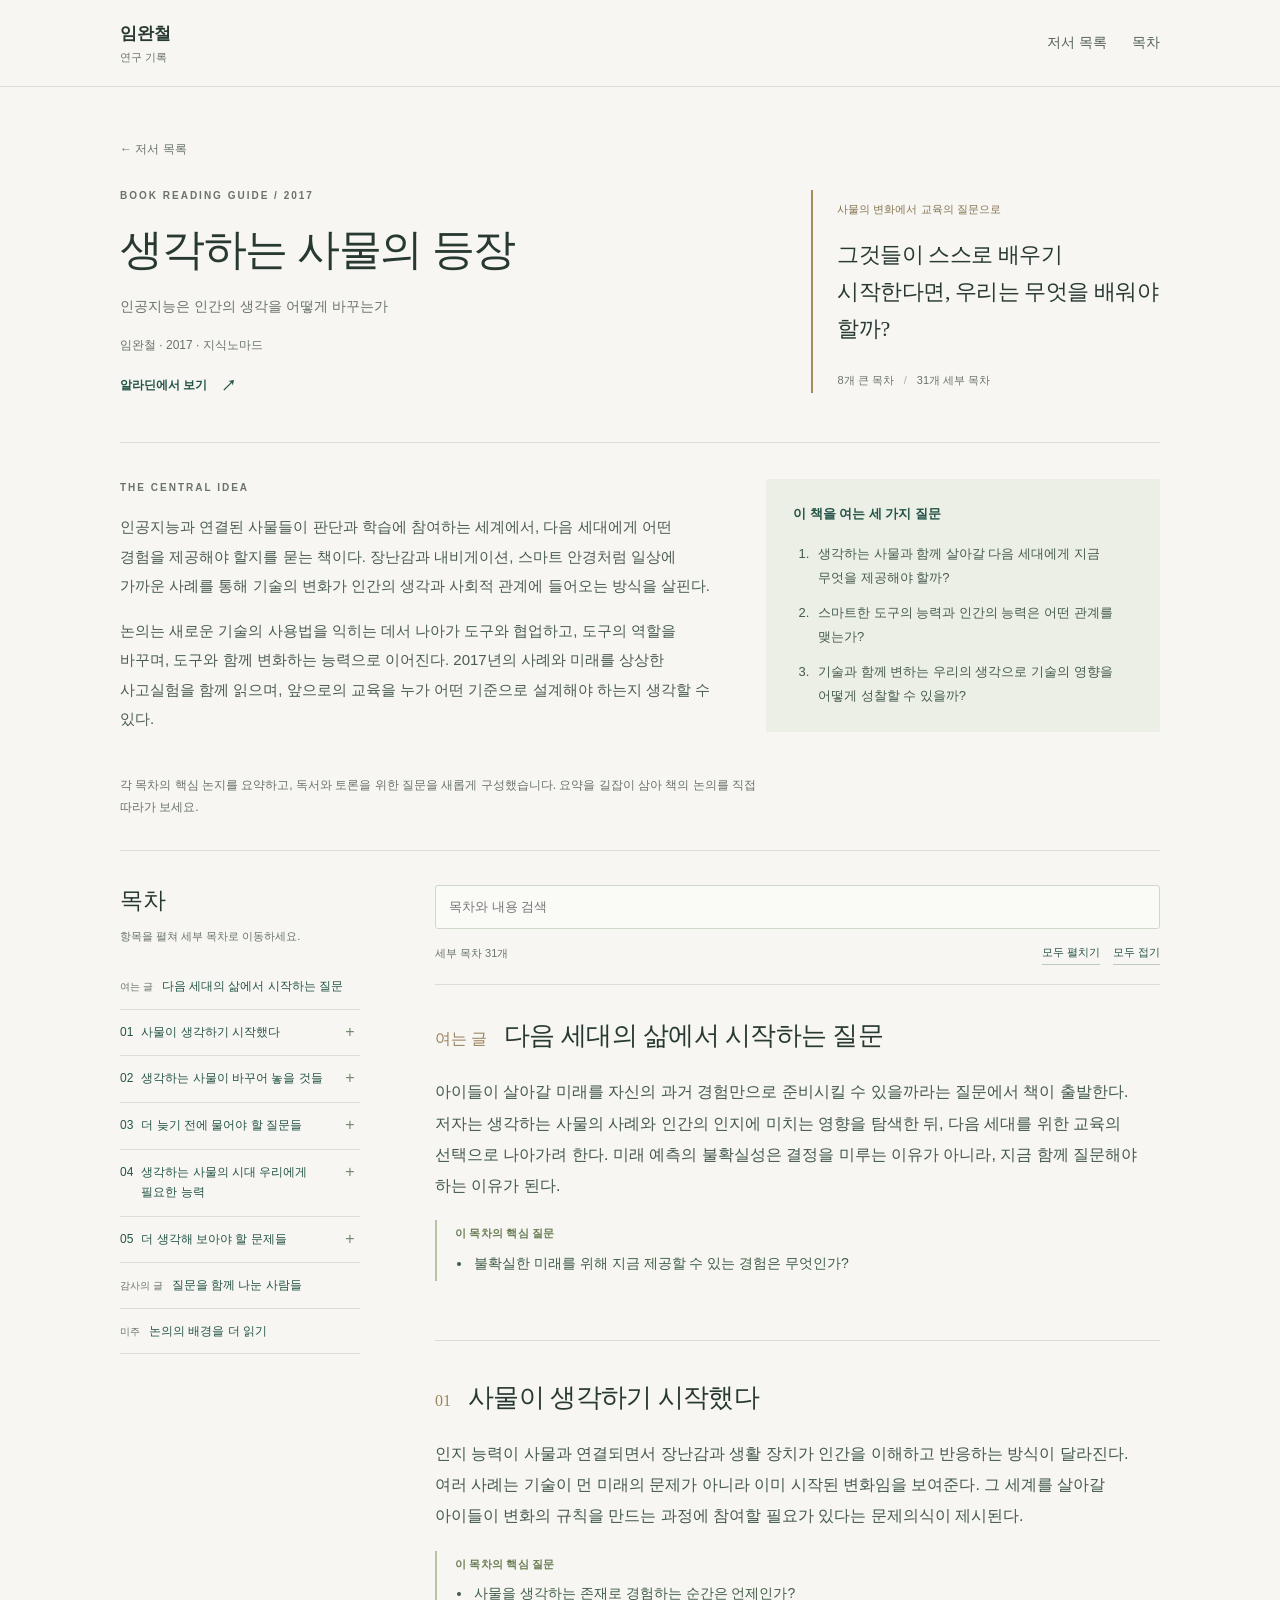
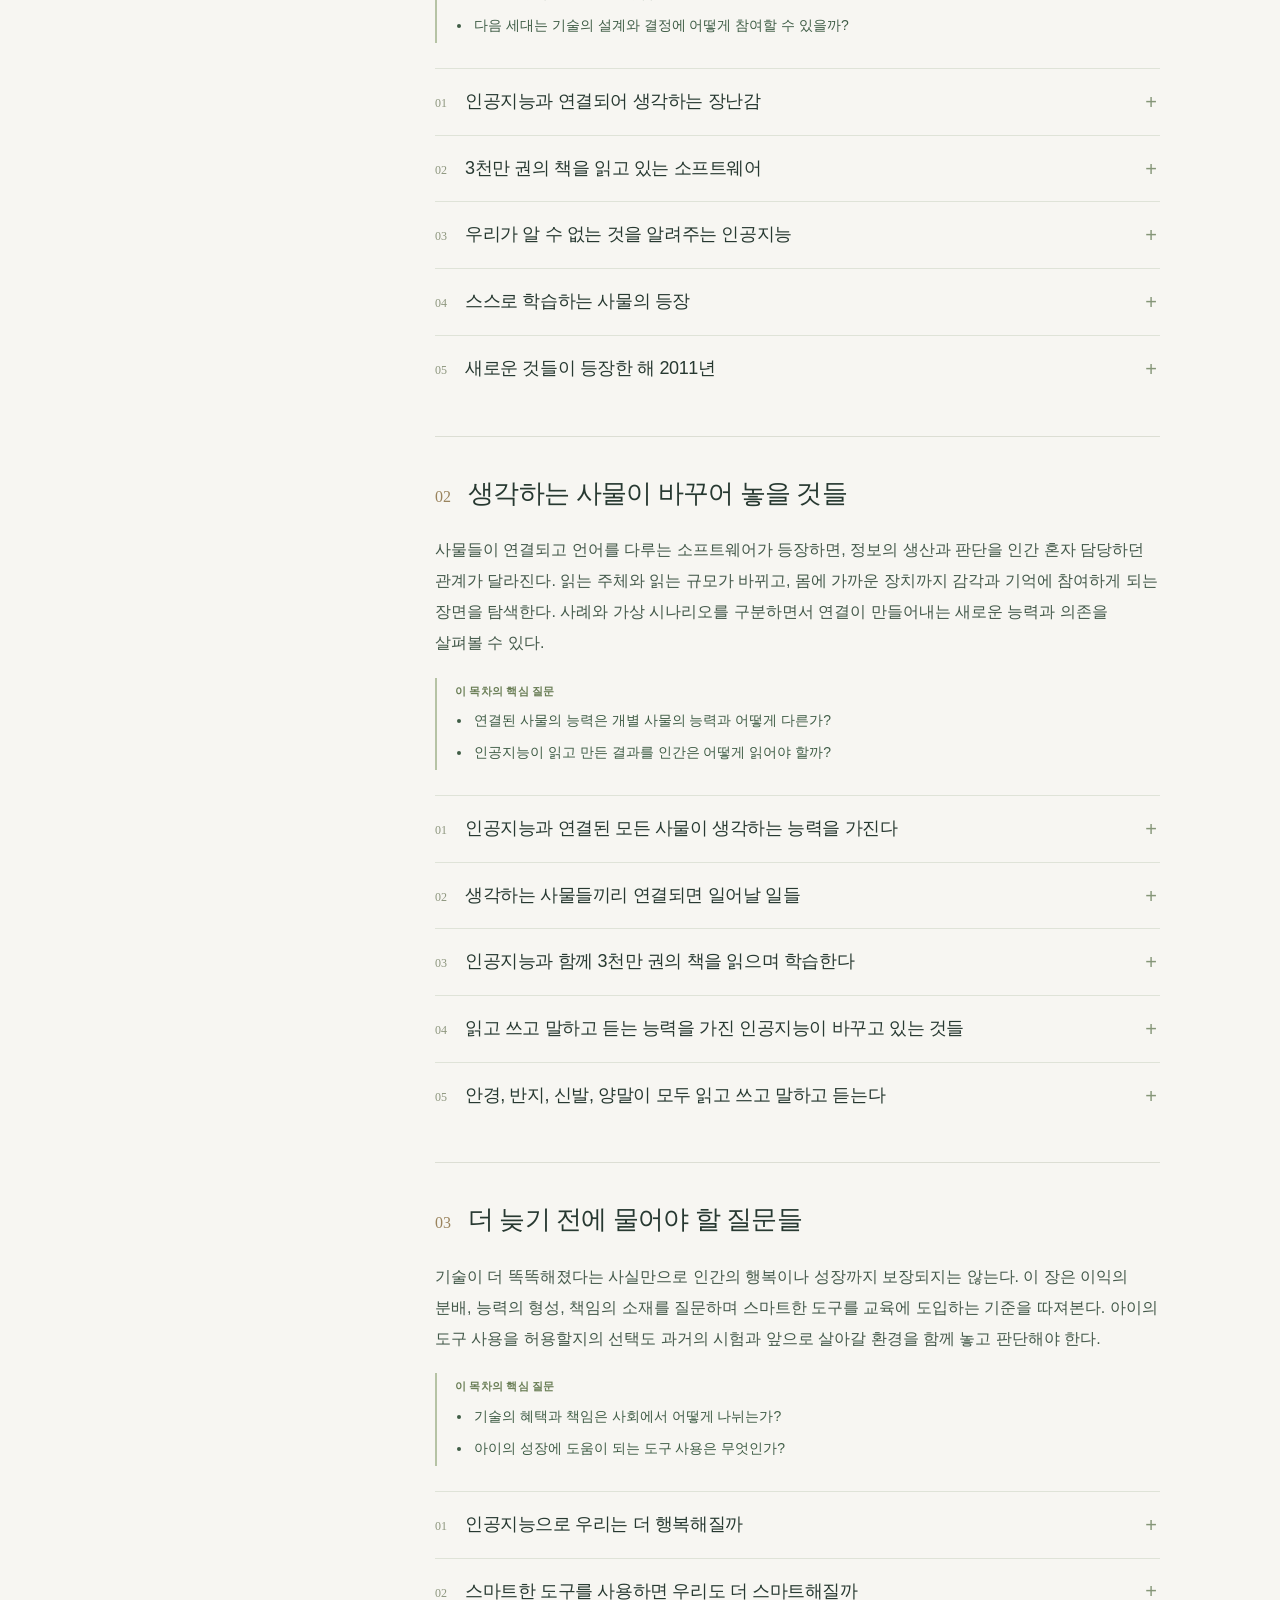
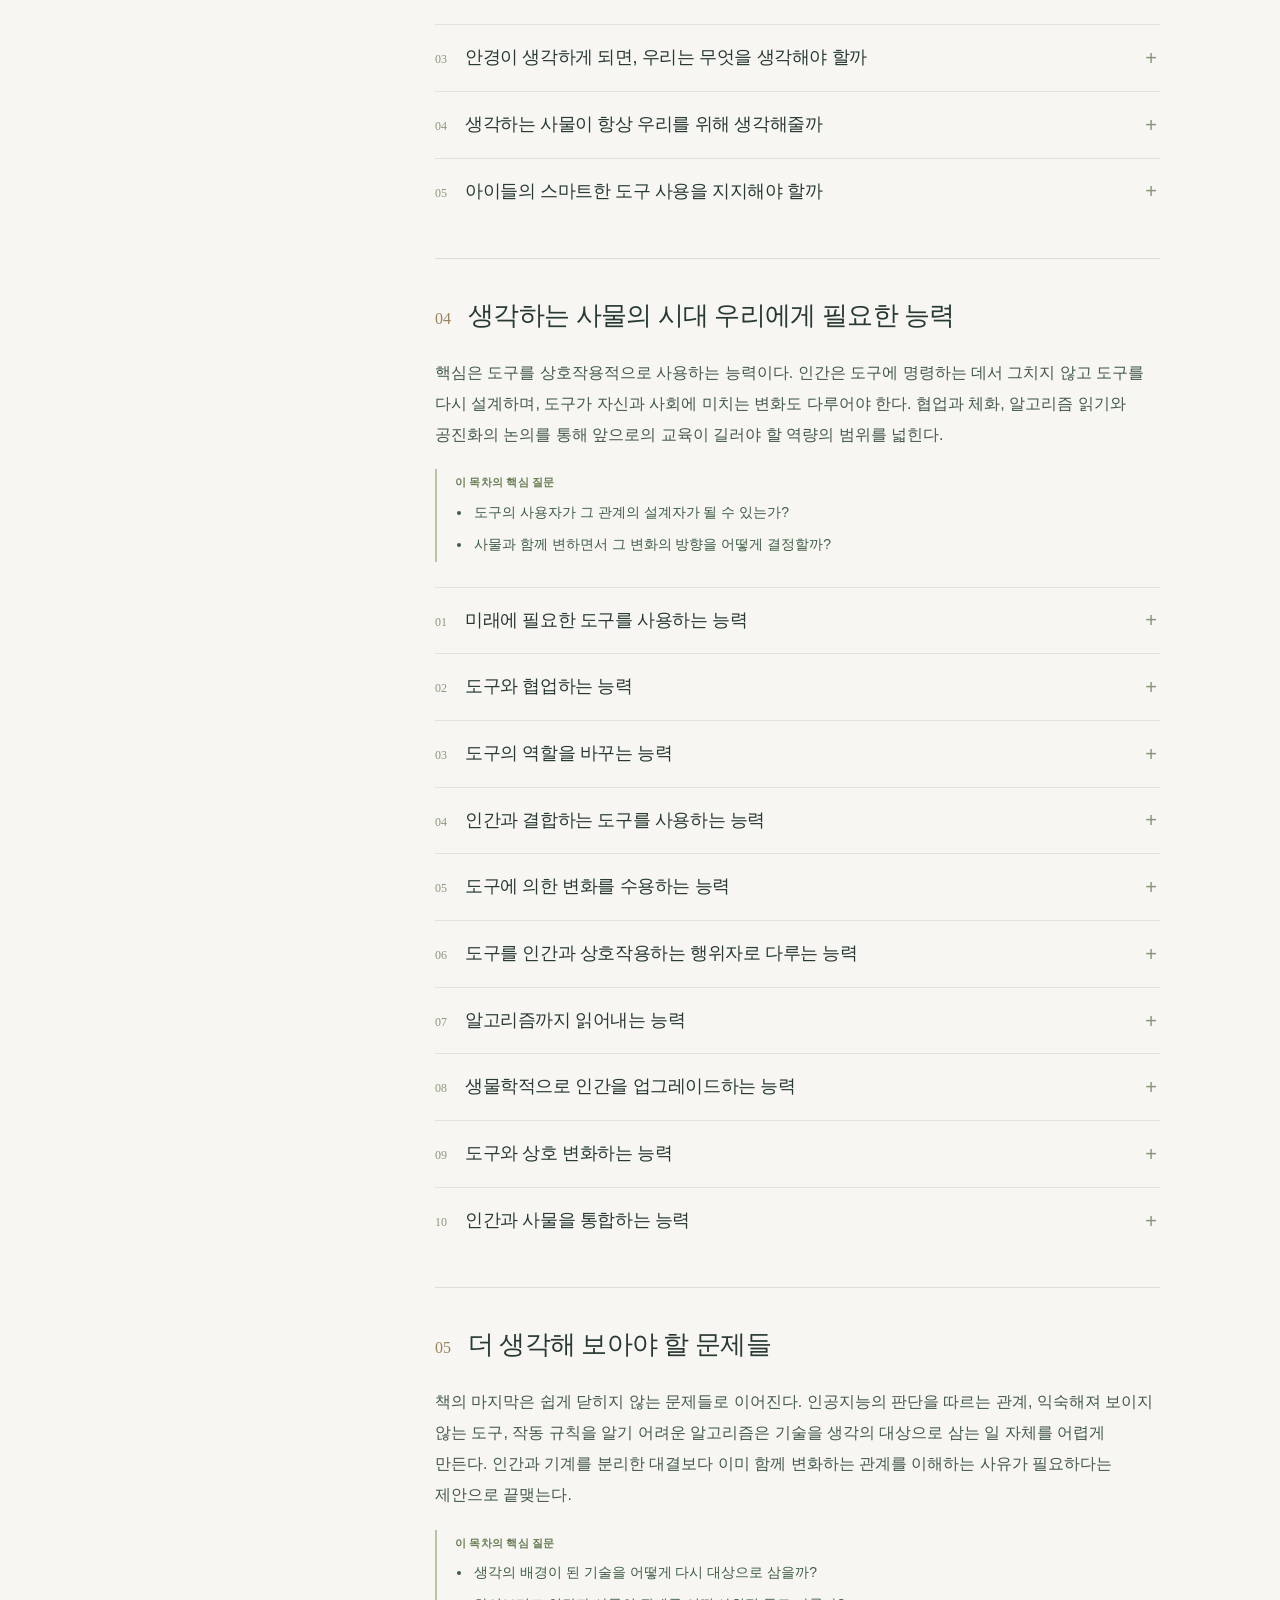
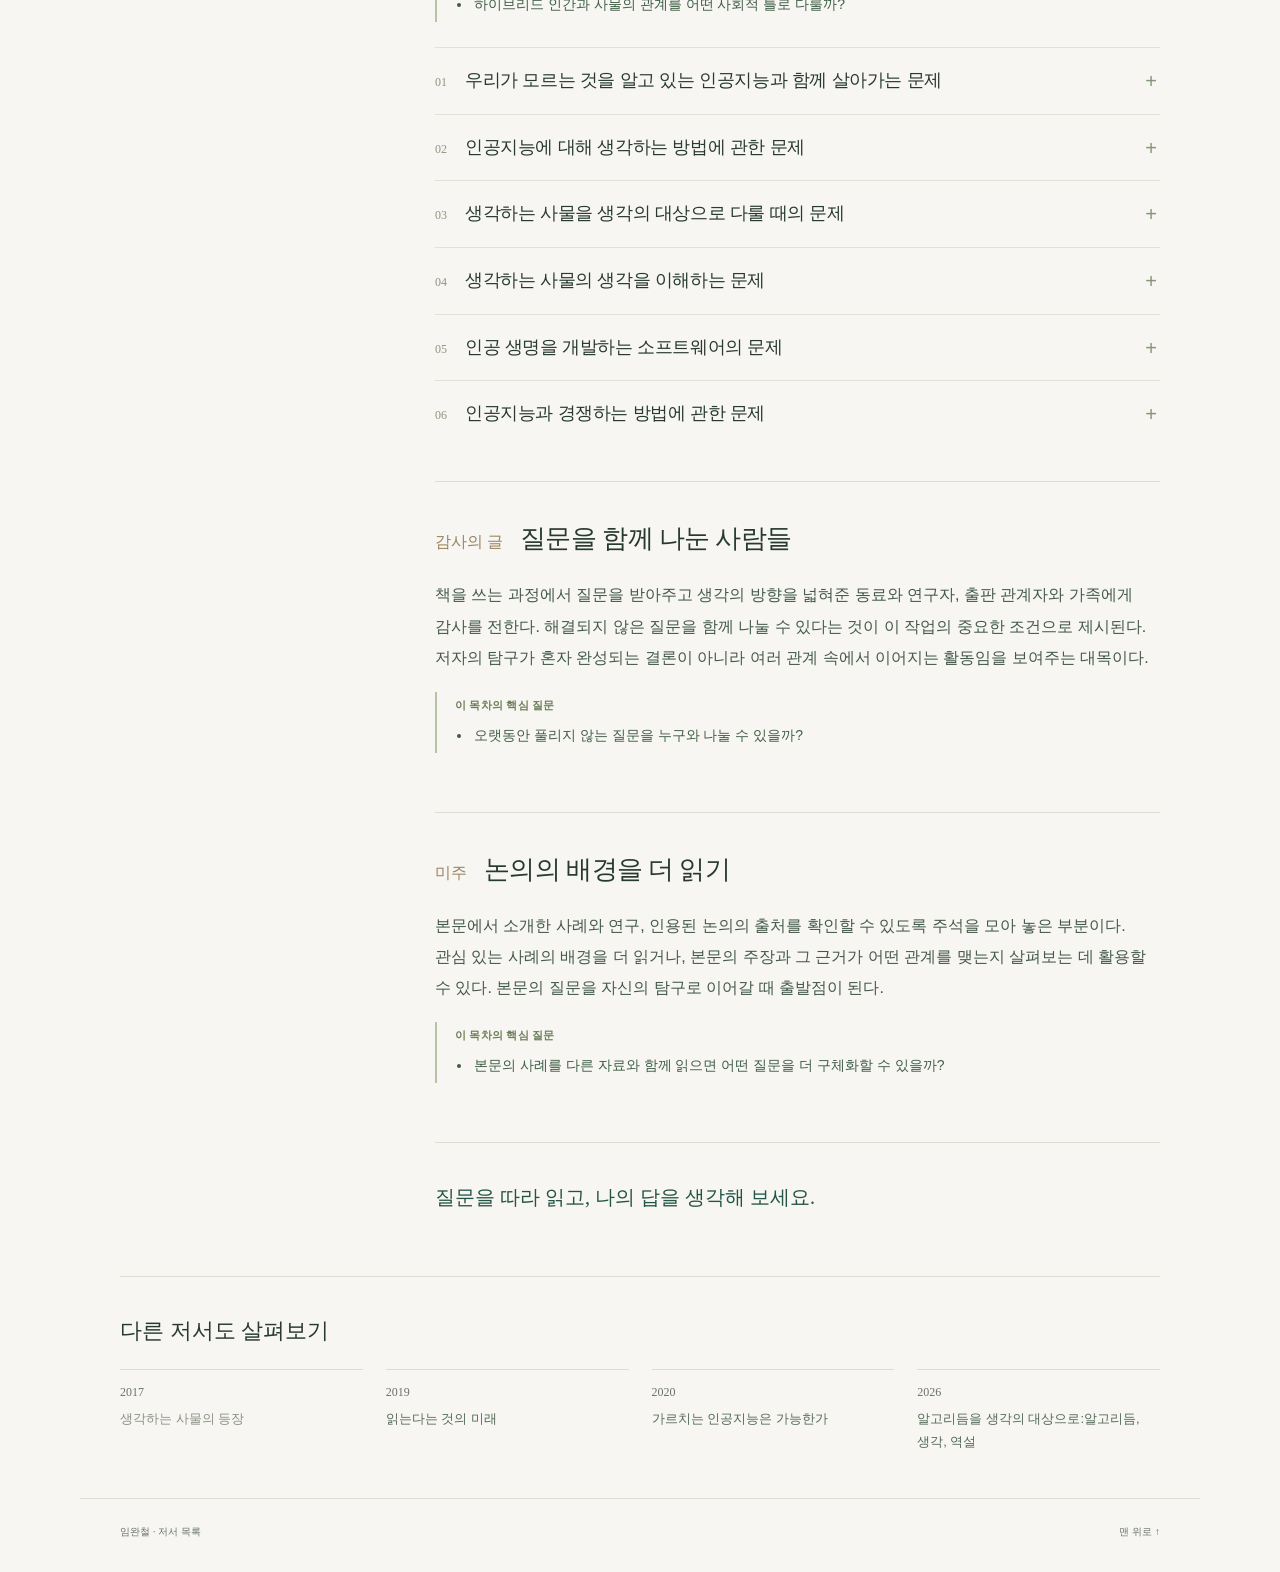
<file: books/thinking-things.html>
<!doctype html>
<html lang="ko" class="book-document"><head><meta charset="utf-8"><meta name="viewport" content="width=device-width,initial-scale=1"><title>생각하는 사물의 등장 · 목차와 핵심 질문</title><meta name="description" content="그것들이 스스로 배우기 시작한다면, 우리는 무엇을 배워야 할까?"><meta name="theme-color" content="#f7f6f2"><link rel="icon" href="data:image/svg+xml,%3Csvg%20xmlns%3D%22http%3A%2F%2Fwww.w3.org%2F2000%2Fsvg%22%20viewBox%3D%220%200%2040%2040%22%3E%3Crect%20width%3D%2240%22%20height%3D%2240%22%20rx%3D%226%22%20fill%3D%22%231f5147%22%2F%3E%3Ctext%20x%3D%2220%22%20y%3D%2228%22%20text-anchor%3D%22middle%22%20font-family%3D%22sans-serif%22%20font-size%3D%2226%22%20fill%3D%22white%22%3E%EC%9E%84%3C%2Ftext%3E%3C%2Fsvg%3E"><link rel="stylesheet" href="../assets/site.css"><link rel="stylesheet" href="../assets/book.css"><script src="../assets/book.js" defer></script></head>
<body class="book-guide"><a class="skip" href="#reading-main">본문으로 건너뛰기</a><header class="site-header"><div class="shell header-inner"><a class="brand" href="../index.html"><span>임완철<small>연구 기록</small></span></a><nav aria-label="주요 메뉴"><a href="../index.html#books">저서 목록</a><a href="#book-toc">목차</a></nav></div></header>
<main class="shell" id="reading-main"><section class="guide-hero"><div><a class="guide-back" href="../index.html#books"><span aria-hidden="true">←</span> 저서 목록</a><p class="eyebrow">BOOK READING GUIDE / 2017</p><h1>생각하는 사물의 등장</h1><p class="guide-subtitle">인공지능은 인간의 생각을 어떻게 바꾸는가</p><p class="guide-meta">임완철 · 2017 · 지식노마드</p><div class="record-links"><a class="text-link" href="https://www.aladin.co.kr/shop/wproduct.aspx?ItemId=115494326" target="_blank" rel="noopener noreferrer">알라딘에서 보기 <span aria-hidden="true">↗</span><span class="sr-only"> (새 창)</span></a></div></div><aside class="guide-premise"><span>사물의 변화에서 교육의 질문으로</span><p>그것들이 스스로 배우기 시작한다면, 우리는 무엇을 배워야 할까?</p><div>8개 큰 목차 <span aria-hidden="true">/</span> 31개 세부 목차</div></aside></section>
<section class="guide-intro" aria-label="책의 문제의식"><div class="guide-overview"><span class="eyebrow">THE CENTRAL IDEA</span><p>인공지능과 연결된 사물들이 판단과 학습에 참여하는 세계에서, 다음 세대에게 어떤 경험을 제공해야 할지를 묻는 책이다. 장난감과 내비게이션, 스마트 안경처럼 일상에 가까운 사례를 통해 기술의 변화가 인간의 생각과 사회적 관계에 들어오는 방식을 살핀다.</p><p>논의는 새로운 기술의 사용법을 익히는 데서 나아가 도구와 협업하고, 도구의 역할을 바꾸며, 도구와 함께 변화하는 능력으로 이어진다. 2017년의 사례와 미래를 상상한 사고실험을 함께 읽으며, 앞으로의 교육을 누가 어떤 기준으로 설계해야 하는지 생각할 수 있다.</p></div><aside class="guide-key-questions"><h2>이 책을 여는 세 가지 질문</h2><ol><li>생각하는 사물과 함께 살아갈 다음 세대에게 지금 무엇을 제공해야 할까?</li><li>스마트한 도구의 능력과 인간의 능력은 어떤 관계를 맺는가?</li><li>기술과 함께 변하는 우리의 생각으로 기술의 영향을 어떻게 성찰할 수 있을까?</li></ol></aside></section>
<p class="guide-note">각 목차의 핵심 논지를 요약하고, 독서와 토론을 위한 질문을 새롭게 구성했습니다. 요약을 길잡이 삼아 책의 논의를 직접 따라가 보세요.</p>
<div class="guide-layout"><aside class="toc-sidebar" id="book-toc"><h2>목차</h2><p>항목을 펼쳐 세부 목차로 이동하세요.</p><nav aria-label="책 목차"><ol class="toc-list"><li class="toc-single"><a href="#chapter-1"><span>여는 글</span>다음 세대의 삶에서 시작하는 질문</a></li><li><details class="toc-group"><summary>01 <span>사물이 생각하기 시작했다</span><span class="disclosure-icon toc-chevron" aria-hidden="true"></span></summary><a class="toc-chapter-link" href="#chapter-2">장 전체 살펴보기 <span aria-hidden="true">→</span></a><ol><li><a href="#section-2-1">인공지능과 연결되어 생각하는 장난감</a></li><li><a href="#section-2-2">3천만 권의 책을 읽고 있는 소프트웨어</a></li><li><a href="#section-2-3">우리가 알 수 없는 것을 알려주는 인공지능</a></li><li><a href="#section-2-4">스스로 학습하는 사물의 등장</a></li><li><a href="#section-2-5">새로운 것들이 등장한 해 2011년</a></li></ol></details></li><li><details class="toc-group"><summary>02 <span>생각하는 사물이 바꾸어 놓을 것들</span><span class="disclosure-icon toc-chevron" aria-hidden="true"></span></summary><a class="toc-chapter-link" href="#chapter-3">장 전체 살펴보기 <span aria-hidden="true">→</span></a><ol><li><a href="#section-3-1">인공지능과 연결된 모든 사물이 생각하는 능력을 가진다</a></li><li><a href="#section-3-2">생각하는 사물들끼리 연결되면 일어날 일들</a></li><li><a href="#section-3-3">인공지능과 함께 3천만 권의 책을 읽으며 학습한다</a></li><li><a href="#section-3-4">읽고 쓰고 말하고 듣는 능력을 가진 인공지능이 바꾸고 있는 것들</a></li><li><a href="#section-3-5">안경, 반지, 신발, 양말이 모두 읽고 쓰고 말하고 듣는다</a></li></ol></details></li><li><details class="toc-group"><summary>03 <span>더 늦기 전에 물어야 할 질문들</span><span class="disclosure-icon toc-chevron" aria-hidden="true"></span></summary><a class="toc-chapter-link" href="#chapter-4">장 전체 살펴보기 <span aria-hidden="true">→</span></a><ol><li><a href="#section-4-1">인공지능으로 우리는 더 행복해질까</a></li><li><a href="#section-4-2">스마트한 도구를 사용하면 우리도 더 스마트해질까</a></li><li><a href="#section-4-3">안경이 생각하게 되면, 우리는 무엇을 생각해야 할까</a></li><li><a href="#section-4-4">생각하는 사물이 항상 우리를 위해 생각해줄까</a></li><li><a href="#section-4-5">아이들의 스마트한 도구 사용을 지지해야 할까</a></li></ol></details></li><li><details class="toc-group"><summary>04 <span>생각하는 사물의 시대 우리에게 필요한 능력</span><span class="disclosure-icon toc-chevron" aria-hidden="true"></span></summary><a class="toc-chapter-link" href="#chapter-5">장 전체 살펴보기 <span aria-hidden="true">→</span></a><ol><li><a href="#section-5-1">미래에 필요한 도구를 사용하는 능력</a></li><li><a href="#section-5-2">도구와 협업하는 능력</a></li><li><a href="#section-5-3">도구의 역할을 바꾸는 능력</a></li><li><a href="#section-5-4">인간과 결합하는 도구를 사용하는 능력</a></li><li><a href="#section-5-5">도구에 의한 변화를 수용하는 능력</a></li><li><a href="#section-5-6">도구를 인간과 상호작용하는 행위자로 다루는 능력</a></li><li><a href="#section-5-7">알고리즘까지 읽어내는 능력</a></li><li><a href="#section-5-8">생물학적으로 인간을 업그레이드하는 능력</a></li><li><a href="#section-5-9">도구와 상호 변화하는 능력</a></li><li><a href="#section-5-10">인간과 사물을 통합하는 능력</a></li></ol></details></li><li><details class="toc-group"><summary>05 <span>더 생각해 보아야 할 문제들</span><span class="disclosure-icon toc-chevron" aria-hidden="true"></span></summary><a class="toc-chapter-link" href="#chapter-6">장 전체 살펴보기 <span aria-hidden="true">→</span></a><ol><li><a href="#section-6-1">우리가 모르는 것을 알고 있는 인공지능과 함께 살아가는 문제</a></li><li><a href="#section-6-2">인공지능에 대해 생각하는 방법에 관한 문제</a></li><li><a href="#section-6-3">생각하는 사물을 생각의 대상으로 다룰 때의 문제</a></li><li><a href="#section-6-4">생각하는 사물의 생각을 이해하는 문제</a></li><li><a href="#section-6-5">인공 생명을 개발하는 소프트웨어의 문제</a></li><li><a href="#section-6-6">인공지능과 경쟁하는 방법에 관한 문제</a></li></ol></details></li><li class="toc-single"><a href="#chapter-7"><span>감사의 글</span>질문을 함께 나눈 사람들</a></li><li class="toc-single"><a href="#chapter-8"><span>미주</span>논의의 배경을 더 읽기</a></li></ol></nav></aside><div class="reading-column"><div class="reading-tools" id="reading-tools" hidden><div class="guide-search"><label class="sr-only" for="guide-search">목차와 내용 검색</label><input id="guide-search" type="search" placeholder="목차와 내용 검색" autocomplete="off"><button type="button" id="guide-clear" hidden>지우기</button></div><div class="reading-actions"><span id="guide-count" aria-live="polite">세부 목차 31개</span><button type="button" id="expand-all">모두 펼치기</button><button type="button" id="collapse-all">모두 접기</button></div></div><div id="guide-empty" class="guide-empty" hidden><p>관련 목차가 없습니다.</p><button type="button" id="guide-reset">전체 목차 보기</button></div><section class="reading-chapter" id="chapter-1"><header class="chapter-heading"><span>여는 글</span><h2>다음 세대의 삶에서 시작하는 질문</h2></header><div class="chapter-overview"><p>아이들이 살아갈 미래를 자신의 과거 경험만으로 준비시킬 수 있을까라는 질문에서 책이 출발한다. 저자는 생각하는 사물의 사례와 인간의 인지에 미치는 영향을 탐색한 뒤, 다음 세대를 위한 교육의 선택으로 나아가려 한다. 미래 예측의 불확실성은 결정을 미루는 이유가 아니라, 지금 함께 질문해야 하는 이유가 된다.</p><aside class="reading-questions"><h3>이 목차의 핵심 질문</h3><ul><li>불확실한 미래를 위해 지금 제공할 수 있는 경험은 무엇인가?</li></ul></aside></div></section><section class="reading-chapter" id="chapter-2"><header class="chapter-heading"><span>01</span><h2>사물이 생각하기 시작했다</h2></header><div class="chapter-overview"><p>인지 능력이 사물과 연결되면서 장난감과 생활 장치가 인간을 이해하고 반응하는 방식이 달라진다. 여러 사례는 기술이 먼 미래의 문제가 아니라 이미 시작된 변화임을 보여준다. 그 세계를 살아갈 아이들이 변화의 규칙을 만드는 과정에 참여할 필요가 있다는 문제의식이 제시된다.</p><aside class="reading-questions"><h3>이 목차의 핵심 질문</h3><ul><li>사물을 생각하는 존재로 경험하는 순간은 언제인가?</li><li>다음 세대는 기술의 설계와 결정에 어떻게 참여할 수 있을까?</li></ul></aside></div><details class="reading-section" id="section-2-1"><summary><span class="section-number">01</span><h3>인공지능과 연결되어 생각하는 장난감</h3><span class="disclosure-icon section-chevron" aria-hidden="true"></span></summary><div class="section-content"><p>왓슨과 연결된 장난감 코그니토이를 통해, 사물의 능력이 그 안에 들어 있는 부품만으로 결정되지 않는다는 점을 살핀다. 아이의 말과 행동을 학습하고 대화를 이어가는 장난감은 성장의 동반자가 될 가능성을 보여준다. 책은 이런 관계가 부모와 교사만을 가르침의 주체로 보던 교육의 전제를 흔들 수 있다고 전망한다.</p><aside class="reading-questions"><h4>함께 생각할 질문</h4><ul><li>아이를 잘 아는 장난감이 등장한다면, 누가 아이의 성장 방향을 결정해야 할까?</li></ul></aside></div></details><details class="reading-section" id="section-2-2"><summary><span class="section-number">02</span><h3>3천만 권의 책을 읽고 있는 소프트웨어</h3><span class="disclosure-icon section-chevron" aria-hidden="true"></span></summary><div class="section-content"><p>구글 북스와 엔그램 뷰어는 방대한 책을 한 권씩 읽는 대신, 여러 책에 나타나는 단어의 변화를 계산해 보여준다. 인간에게 읽을 목록을 주는 것과 소프트웨어가 텍스트 집합을 분석하는 것은 서로 다른 읽기다. 이렇게 만들어진 결과를 이해하려면 줄글을 읽는 능력에 더해 데이터의 범위와 표현 방식을 해석하는 능력이 필요해진다.</p><aside class="reading-questions"><h4>함께 생각할 질문</h4><ul><li>수많은 책의 분석 결과를 읽는 것은 책을 직접 읽는 것과 어떻게 다른가?</li></ul></aside></div></details><details class="reading-section" id="section-2-3"><summary><span class="section-number">03</span><h3>우리가 알 수 없는 것을 알려주는 인공지능</h3><span class="disclosure-icon section-chevron" aria-hidden="true"></span></summary><div class="section-content"><p>아이의 성장 과정을 장기간 기록한 데이터를 분석하는 사례를 통해, 기억이나 눈앞의 관찰로는 알아내기 어려운 패턴을 살핀다. 데이터는 단순히 양이 많아서만 문제가 되는 것이 아니라, 인간이 그것을 감당하고 의미를 찾기 어렵다는 점에서 새로운 도구를 요구한다. 인간과 기계가 함께 문제를 발견하고 해결할 가능성도 이 지점에서 열린다.</p><aside class="reading-questions"><h4>함께 생각할 질문</h4><ul><li>인간이 감당할 수 없는 기록에서 발견된 패턴을 우리는 어떻게 이해하고 검토할 수 있을까?</li></ul></aside></div></details><details class="reading-section" id="section-2-4"><summary><span class="section-number">04</span><h3>스스로 학습하는 사물의 등장</h3><span class="disclosure-icon section-chevron" aria-hidden="true"></span></summary><div class="section-content"><p>네스트 온도조절기는 사용자가 설정한 온도와 생활 패턴을 배우고, 이후의 작동을 조정하는 사물의 사례다. 기능은 한 번 제작될 때 고정되는 대신 사용과 업데이트를 거치며 달라진다. 더 적절한 서비스를 제공하기 위해 인간을 더 자세히 파악하는 과정은, 편리함과 개인에 대한 정보 축적이 함께 커지는 관계를 보여준다.</p><aside class="reading-questions"><h4>함께 생각할 질문</h4><ul><li>나를 더 잘 이해하는 사물의 편리함을 얻기 위해 어느 정도의 생활 정보를 맡길 것인가?</li></ul></aside></div></details><details class="reading-section" id="section-2-5"><summary><span class="section-number">05</span><h3>새로운 것들이 등장한 해 2011년</h3><span class="disclosure-icon section-chevron" aria-hidden="true"></span></summary><div class="section-content"><p>책이 주목하는 여러 사례는 2011년 전후에 가시화되었다. 퀴즈쇼에 참가한 왓슨, 생활을 학습하는 온도조절기, 성장 기록의 분석은 서로 다른 분야에서 같은 변화의 방향을 드러낸다. 저자는 미래를 정확하게 예언하기보다, 그 세계를 살아갈 아이들이 기술과 사회의 규칙을 논의하는 과정에 직접 참여할 필요성을 강조한다.</p><aside class="reading-questions"><h4>함께 생각할 질문</h4><ul><li>앞으로의 규칙을 정할 때, 그 규칙 속에서 자랄 세대는 어떤 역할을 맡아야 할까?</li></ul></aside></div></details></section><section class="reading-chapter" id="chapter-3"><header class="chapter-heading"><span>02</span><h2>생각하는 사물이 바꾸어 놓을 것들</h2></header><div class="chapter-overview"><p>사물들이 연결되고 언어를 다루는 소프트웨어가 등장하면, 정보의 생산과 판단을 인간 혼자 담당하던 관계가 달라진다. 읽는 주체와 읽는 규모가 바뀌고, 몸에 가까운 장치까지 감각과 기억에 참여하게 되는 장면을 탐색한다. 사례와 가상 시나리오를 구분하면서 연결이 만들어내는 새로운 능력과 의존을 살펴볼 수 있다.</p><aside class="reading-questions"><h3>이 목차의 핵심 질문</h3><ul><li>연결된 사물의 능력은 개별 사물의 능력과 어떻게 다른가?</li><li>인공지능이 읽고 만든 결과를 인간은 어떻게 읽어야 할까?</li></ul></aside></div><details class="reading-section" id="section-3-1"><summary><span class="section-number">01</span><h3>인공지능과 연결된 모든 사물이 생각하는 능력을 가진다</h3><span class="disclosure-icon section-chevron" aria-hidden="true"></span></summary><div class="section-content"><p>인공의 인지시스템과 연결된 사물은 많은 정보를 빠르게 처리하며, 인간이 담당하던 판단의 일부에 참여하게 된다. 책은 의료와 운송 등의 사례를 통해 이런 변화가 개별 도구의 성능 개선을 넘어 사회적 역할의 재배치로 이어질 수 있다고 전망한다. 따라서 교육도 기존 직업과 능력의 구분만을 전제로 설계하기 어려워진다.</p><aside class="reading-questions"><h4>함께 생각할 질문</h4><ul><li>사물이 판단에 참여하는 사회에서 인간의 역할과 교육의 목표를 어떻게 다시 정할까?</li></ul></aside></div></details><details class="reading-section" id="section-3-2"><summary><span class="section-number">02</span><h3>생각하는 사물들끼리 연결되면 일어날 일들</h3><span class="disclosure-icon section-chevron" aria-hidden="true"></span></summary><div class="section-content"><p>인터넷에 연결된 내비게이션은 정해진 지도만 이용하는 장치와 달리, 다른 차량의 데이터와 실시간 교통 정보를 반영한다. 연결된 사물들은 서로의 정보를 이용하면서 개별 장치로는 수행하기 어려운 일을 해낸다. 책의 가상 시나리오는 이러한 연결이 편의를 넓히는 동시에 정보 이동과 보안 문제를 여러 사물에 걸쳐 확산시킬 수 있음을 보여준다.</p><aside class="reading-questions"><h4>함께 생각할 질문</h4><ul><li>사물들이 서로 정보를 주고받을 때, 사용자는 그 연결의 범위와 결과를 얼마나 알 수 있을까?</li></ul></aside></div></details><details class="reading-section" id="section-3-3"><summary><span class="section-number">03</span><h3>인공지능과 함께 3천만 권의 책을 읽으며 학습한다</h3><span class="disclosure-icon section-chevron" aria-hidden="true"></span></summary><div class="section-content"><p>한 사람이 평생 읽을 수 있는 책의 수에는 한계가 있지만, 소프트웨어를 매개로 하면 거대한 텍스트 집합을 분석의 대상으로 삼을 수 있다. 개인 독서나 공동 독서만으로는 넘기 어려운 규모의 차이가 생기는 것이다. 영화 속 인공지능의 장면은 이런 가능성을 상상하기 위한 장치이며, 실제 독서 경험과 분석된 결과를 구분해서 이해해야 한다.</p><aside class="reading-questions"><h4>함께 생각할 질문</h4><ul><li>인공지능과 함께 읽을 때 인간이 직접 이해해야 할 부분은 무엇으로 남는가?</li></ul></aside></div></details><details class="reading-section" id="section-3-4"><summary><span class="section-number">04</span><h3>읽고 쓰고 말하고 듣는 능력을 가진 인공지능이 바꾸고 있는 것들</h3><span class="disclosure-icon section-chevron" aria-hidden="true"></span></summary><div class="section-content"><p>읽고 쓰고 말하고 듣는 능력을 가진 소프트웨어는 정보 전달의 보조 도구를 넘어, 글과 설명을 만드는 쪽에 참여한다. 책은 자동으로 작성된 기사에 대한 평가 사례를 통해 결과물의 품질과 그것을 만든 존재에 대한 신뢰가 꼭 같은 기준으로 판단되지 않는다는 점을 살핀다. 언어를 다루는 주체가 달라지면 지식 생산과 직업의 경계도 다시 검토해야 한다.</p><aside class="reading-questions"><h4>함께 생각할 질문</h4><ul><li>같은 글이라도 인간이 썼다고 믿을 때와 소프트웨어가 썼다고 믿을 때 평가는 달라지는가?</li></ul></aside></div></details><details class="reading-section" id="section-3-5"><summary><span class="section-number">05</span><h3>안경, 반지, 신발, 양말이 모두 읽고 쓰고 말하고 듣는다</h3><span class="disclosure-icon section-chevron" aria-hidden="true"></span></summary><div class="section-content"><p>이 절은 읽고 기록하며 정보를 제시하는 스마트 안경을 중심으로, 몸에 가까이 붙는 사물들이 감각과 기억에 참여하는 미래를 상상한다. 주변 상황을 읽는 장치와 신체 상태를 읽는 장치가 연결되면, 인간의 행동을 안내하거나 몸에 직접 신호를 보낼 수도 있다. 당시의 가상 시나리오를 통해 관찰과 도움, 개입 사이의 경계를 묻는다.</p><aside class="reading-questions"><h4>함께 생각할 질문</h4><ul><li>몸과 환경을 함께 읽는 사물이 우리에게 개입해도 되는 범위는 어디까지일까?</li></ul></aside></div></details></section><section class="reading-chapter" id="chapter-4"><header class="chapter-heading"><span>03</span><h2>더 늦기 전에 물어야 할 질문들</h2></header><div class="chapter-overview"><p>기술이 더 똑똑해졌다는 사실만으로 인간의 행복이나 성장까지 보장되지는 않는다. 이 장은 이익의 분배, 능력의 형성, 책임의 소재를 질문하며 스마트한 도구를 교육에 도입하는 기준을 따져본다. 아이의 도구 사용을 허용할지의 선택도 과거의 시험과 앞으로 살아갈 환경을 함께 놓고 판단해야 한다.</p><aside class="reading-questions"><h3>이 목차의 핵심 질문</h3><ul><li>기술의 혜택과 책임은 사회에서 어떻게 나뉘는가?</li><li>아이의 성장에 도움이 되는 도구 사용은 무엇인가?</li></ul></aside></div><details class="reading-section" id="section-4-1"><summary><span class="section-number">01</span><h3>인공지능으로 우리는 더 행복해질까</h3><span class="disclosure-icon section-chevron" aria-hidden="true"></span></summary><div class="section-content"><p>인공지능이 생산성과 편리함을 높인다고 해서 그 혜택이 모든 사람의 행복으로 이어지는 것은 아니다. 책은 기술이 만든 가치가 기존 사회의 분배 구조 안에서 어떻게 돌아가는지를 문제 삼는다. 일자리의 변화뿐 아니라 불평등과 통제의 가능성을 함께 검토해야 하며, 다음 세대의 삶을 위한 선택은 기술의 발전 속도만으로 결정할 수 없다.</p><aside class="reading-questions"><h4>함께 생각할 질문</h4><ul><li>인공지능이 만든 이익을 누가 얻고, 그 변화의 부담은 누가 지게 되는가?</li></ul></aside></div></details><details class="reading-section" id="section-4-2"><summary><span class="section-number">02</span><h3>스마트한 도구를 사용하면 우리도 더 스마트해질까</h3><span class="disclosure-icon section-chevron" aria-hidden="true"></span></summary><div class="section-content"><p>스마트한 도구가 일을 대신해주는 것과 사용자의 능력이 자라는 것은 별개의 문제다. 기억과 계산을 외부에 맡기면 수행은 쉬워질 수 있지만, 더 복잡한 이해를 떠받치는 기초 능력의 경험은 줄어들 수도 있다. 책은 암기의 필요성을 단순히 폐기하지 않으면서, 달라진 도구 환경에 맞게 배움과 평가의 목표를 다시 논의해야 한다고 제안한다.</p><aside class="reading-questions"><h4>함께 생각할 질문</h4><ul><li>도구가 대신하는 수행과 아이가 스스로 길러야 하는 능력을 어떻게 구분할까?</li></ul></aside></div></details><details class="reading-section" id="section-4-3"><summary><span class="section-number">03</span><h3>안경이 생각하게 되면, 우리는 무엇을 생각해야 할까</h3><span class="disclosure-icon section-chevron" aria-hidden="true"></span></summary><div class="section-content"><p>안경은 시각을 돕지만 익숙해지면 그 존재를 의식하기 어렵다. 생각하는 안경은 여기서 더 나아가 무엇을 볼지 선택하고, 기록을 불러오며, 눈앞의 상황을 해석할 가능성을 가진다. 책은 그러한 장치의 성능만이 아니라 시야와 기억에 개입하는 방식을 생각의 대상으로 삼아야 한다고 주장하며, 다양한 활용 장면을 사고실험으로 제시한다.</p><aside class="reading-questions"><h4>함께 생각할 질문</h4><ul><li>안경이 골라 보여주는 세계에서 내가 보지 못하게 된 것은 무엇인가?</li></ul></aside></div></details><details class="reading-section" id="section-4-4"><summary><span class="section-number">04</span><h3>생각하는 사물이 항상 우리를 위해 생각해줄까</h3><span class="disclosure-icon section-chevron" aria-hidden="true"></span></summary><div class="section-content"><p>자율주행차가 피하기 어려운 위험 속에서 누구를 보호할지 결정하는 사고실험은, 기술의 판단에 가치와 책임이 들어 있음을 드러낸다. 사물을 만든 사람과 소유한 사람, 서비스를 운영하는 주체의 책임도 함께 검토해야 한다. 저자는 사물이 우리를 위해 생각할 것이라는 기대에 머무르지 않고, 그렇게 작동하도록 만드는 규칙과 사회적 장치가 필요하다고 본다.</p><aside class="reading-questions"><h4>함께 생각할 질문</h4><ul><li>사물의 판단으로 피해가 발생하면 누구에게 어떤 책임을 물어야 할까?</li></ul></aside></div></details><details class="reading-section" id="section-4-5"><summary><span class="section-number">05</span><h3>아이들의 스마트한 도구 사용을 지지해야 할까</h3><span class="disclosure-icon section-chevron" aria-hidden="true"></span></summary><div class="section-content"><p>아이의 계산기 사용을 둘러싼 논쟁은 도구 사용을 허용하거나 금지하는 것만으로 해결되지 않는다. 어떤 능력을 기르는 시기인지, 도구가 그 능력의 형성을 돕는지, 앞으로 어떤 환경에서 살아갈지를 함께 판단해야 한다. 책은 성인의 편의를 위한 도구 사용과 성장 과정의 도구 사용을 구분하되, 과거의 교육 프로그램을 그대로 적용하는 것도 경계한다.</p><aside class="reading-questions"><h4>함께 생각할 질문</h4><ul><li>아이의 도구 사용을 결정할 때 현재의 시험과 미래의 삶 가운데 무엇을 기준으로 삼을까?</li></ul></aside></div></details></section><section class="reading-chapter" id="chapter-5"><header class="chapter-heading"><span>04</span><h2>생각하는 사물의 시대 우리에게 필요한 능력</h2></header><div class="chapter-overview"><p>핵심은 도구를 상호작용적으로 사용하는 능력이다. 인간은 도구에 명령하는 데서 그치지 않고 도구를 다시 설계하며, 도구가 자신과 사회에 미치는 변화도 다루어야 한다. 협업과 체화, 알고리즘 읽기와 공진화의 논의를 통해 앞으로의 교육이 길러야 할 역량의 범위를 넓힌다.</p><aside class="reading-questions"><h3>이 목차의 핵심 질문</h3><ul><li>도구의 사용자가 그 관계의 설계자가 될 수 있는가?</li><li>사물과 함께 변하면서 그 변화의 방향을 어떻게 결정할까?</li></ul></aside></div><details class="reading-section" id="section-5-1"><summary><span class="section-number">01</span><h3>미래에 필요한 도구를 사용하는 능력</h3><span class="disclosure-icon section-chevron" aria-hidden="true"></span></summary><div class="section-content"><p>도구를 상호작용적으로 사용한다는 것은 주어진 기능을 능숙하게 실행하는 데 그치지 않는다. 목적에 맞게 도구를 바꾸고, 도구와 관계 맺는 과정에서 자신에게 생기는 변화도 다루는 능력이다. 종이컵을 예로 든 사고실험은 도구와 사용자가 서로에게 작용하는 관계를 보여주며, 도구를 수동적 수단으로만 이해하는 관점을 넓힌다.</p><aside class="reading-questions"><h4>함께 생각할 질문</h4><ul><li>내가 도구를 바꾸는 것과 도구가 나를 바꾸는 것을 함께 다룰 수 있는가?</li></ul></aside></div></details><details class="reading-section" id="section-5-2"><summary><span class="section-number">02</span><h3>도구와 협업하는 능력</h3><span class="disclosure-icon section-chevron" aria-hidden="true"></span></summary><div class="section-content"><p>캡차와 리캡차의 사례는 인간에게 쉬운 일과 컴퓨터에게 쉬운 일을 결합하면 새로운 협업 방식이 생긴다는 점을 보여준다. 인간과 기계의 능력을 같은 기준으로 겨루게 하는 대신, 서로 다른 강점과 한계를 연결하는 것이다. 기억과 검색을 인공지능과 나누어 맡는다면 인간의 능력을 측정하는 시험과 교육적 활동의 설계도 함께 달라져야 한다.</p><aside class="reading-questions"><h4>함께 생각할 질문</h4><ul><li>인간과 기계의 능력을 결합할 때, 평가해야 할 능력의 단위는 개인일까 협업 전체일까?</li></ul></aside></div></details><details class="reading-section" id="section-5-3"><summary><span class="section-number">03</span><h3>도구의 역할을 바꾸는 능력</h3><span class="disclosure-icon section-chevron" aria-hidden="true"></span></summary><div class="section-content"><p>학교와 교과서 역시 누군가 설계하고 누군가 사용하는 도구다. 만족스럽지 않은 시스템을 계속 사용하는 상황에서는 사용자와 설계자를 분리해온 관행 자체를 검토할 필요가 있다. 책은 학교라는 도구를 목적에 맞게 다시 설계하고 역할을 바꾸는 능력을 교육적 역량으로 제안하며, 기존 형식을 전제로 한 개선의 한계를 지적한다.</p><aside class="reading-questions"><h4>함께 생각할 질문</h4><ul><li>학교를 사용하는 사람들은 학교라는 도구의 설계에도 참여할 수 있는가?</li></ul></aside></div></details><details class="reading-section" id="section-5-4"><summary><span class="section-number">04</span><h3>인간과 결합하는 도구를 사용하는 능력</h3><span class="disclosure-icon section-chevron" aria-hidden="true"></span></summary><div class="section-content"><p>도구가 몸과 인지 과정에 결합하면 인간과 사물의 경계는 기존의 사용자와 수단이라는 구분만으로 설명하기 어려워진다. 책은 체화된 기술과 인간을 함께 다루는 운영체계와 사유의 틀이 필요하다고 전망한다. 이런 관계를 단순한 기능 추가로 볼 것이 아니라, 인간과 사물이 함께 행동하는 방식과 그 관계의 목적을 검토해야 한다는 논의다.</p><aside class="reading-questions"><h4>함께 생각할 질문</h4><ul><li>도구가 나의 일부처럼 작동할 때 인간과 도구의 관계를 어떤 말로 설명할 수 있을까?</li></ul></aside></div></details><details class="reading-section" id="section-5-5"><summary><span class="section-number">05</span><h3>도구에 의한 변화를 수용하는 능력</h3><span class="disclosure-icon section-chevron" aria-hidden="true"></span></summary><div class="section-content"><p>종이책의 확산과 스마트폰의 빠른 보급을 비교하면 도구가 인간에게 영향을 미치는 시간과 방식도 달라진다. 사용자는 편리함에 적응하는 동안 자신의 사고와 습관이 바뀌는 것을 충분히 알아차리지 못할 수 있다. 개인화된 내용이 계속 달라지는 도구를 위해서는 변화에 적응하는 능력과 함께, 변화의 방향을 판단하는 지적 체계가 필요하다.</p><aside class="reading-questions"><h4>함께 생각할 질문</h4><ul><li>도구에 적응하며 생기는 변화 가운데 받아들일 것과 바꾸어야 할 것을 어떻게 판단할까?</li></ul></aside></div></details><details class="reading-section" id="section-5-6"><summary><span class="section-number">06</span><h3>도구를 인간과 상호작용하는 행위자로 다루는 능력</h3><span class="disclosure-icon section-chevron" aria-hidden="true"></span></summary><div class="section-content"><p>문과 알고리즘은 인간의 명령을 전달하는 수단만이 아니라, 행동의 가능성을 나누고 사회적 관계를 구성하는 존재로 살펴볼 수 있다. 책은 행위자 연결망의 관점을 통해 사물의 기여를 드러내고, 뉴스피드의 선별도 중립적인 배경으로만 볼 수 없다고 지적한다. 미래의 능력에는 비인간 행위자가 사회에서 하는 일을 읽는 안목이 포함된다.</p><aside class="reading-questions"><h4>함께 생각할 질문</h4><ul><li>사물이 사회적 관계에 참여한다면, 그 작용을 누가 드러내고 판단해야 할까?</li></ul></aside></div></details><details class="reading-section" id="section-5-7"><summary><span class="section-number">07</span><h3>알고리즘까지 읽어내는 능력</h3><span class="disclosure-icon section-chevron" aria-hidden="true"></span></summary><div class="section-content"><p>추천과 검색의 결과는 방대한 데이터와 규칙을 거쳐 나오지만, 사용자는 결과를 선택한 이유를 알기 어렵다. 책은 읽기의 대상을 화면에 나타난 정보에서 그 정보를 골라준 알고리즘으로 확장한다. 이는 모든 사람이 코드를 직접 해독해야 한다는 요구만이 아니라, 사회가 알고리즘을 이해하고 제어할 방법과 이를 위한 협업 능력을 마련해야 한다는 제안이다.</p><aside class="reading-questions"><h4>함께 생각할 질문</h4><ul><li>무엇을 보여주는지뿐 아니라 왜 그것을 보여주는지도 읽을 수 있는가?</li></ul></aside></div></details><details class="reading-section" id="section-5-8"><summary><span class="section-number">08</span><h3>생물학적으로 인간을 업그레이드하는 능력</h3><span class="disclosure-icon section-chevron" aria-hidden="true"></span></summary><div class="section-content"><p>고령화와 인지 기능의 변화는 인간을 강화하는 기술을 단순한 미래의 호기심으로만 보기 어렵게 만든다. 생명공학적 개입은 질병과 기능 저하를 줄일 가능성이 있지만, 결과와 방향을 충분히 알지 못한 채 선택해야 하는 문제도 낳는다. 책은 이런 기술을 도구와 상호작용하는 능력의 범위에 넣어, 다음 세대와 함께 논의할 대상으로 제시한다.</p><aside class="reading-questions"><h4>함께 생각할 질문</h4><ul><li>인간의 능력을 강화하는 기술을 선택할 때 무엇을 알고, 누구와 함께 결정해야 할까?</li></ul></aside></div></details><details class="reading-section" id="section-5-9"><summary><span class="section-number">09</span><h3>도구와 상호 변화하는 능력</h3><span class="disclosure-icon section-chevron" aria-hidden="true"></span></summary><div class="section-content"><p>외부의 인지시스템이 이동 기록과 기억을 저장하고 필요할 때 되돌려준다면 인간의 기억 사용도 달라진다. 동시에 도구는 사용자의 취향과 행동에 적응하면서 자신을 바꾼다. 책이 제안하는 역량은 도구의 변화에 맞춰 자신도 변화하되, 자신이 변한 만큼 도구와 서비스의 방향도 다시 조정하는 능력이며, 이는 개인과 사회 모두의 과제다.</p><aside class="reading-questions"><h4>함께 생각할 질문</h4><ul><li>기억을 맡긴 도구와 내가 서로 바뀔 때 그 관계를 어느 쪽이 조정하는가?</li></ul></aside></div></details><details class="reading-section" id="section-5-10"><summary><span class="section-number">10</span><h3>인간과 사물을 통합하는 능력</h3><span class="disclosure-icon section-chevron" aria-hidden="true"></span></summary><div class="section-content"><p>인간과 비인간이 섞여 있는 사회에서 생각하는 사물이 연결되면, 각각의 사물은 다른 사물과 인간의 정보에 기초해 행동하게 된다. 필요한 것은 개별 기능의 사용법만이 아니라 이런 관계망을 목적에 맞게 관리하는 능력이다. 책은 언어를 사용하는 과정에서 생각과 언어가 함께 변화하는 관계를 예로 들어, 상호작용적 사용의 의미를 다시 강조한다.</p><aside class="reading-questions"><h4>함께 생각할 질문</h4><ul><li>연결된 인간과 사물의 관계 전체를 우리의 목적에 맞게 구성할 수 있는가?</li></ul></aside></div></details></section><section class="reading-chapter" id="chapter-6"><header class="chapter-heading"><span>05</span><h2>더 생각해 보아야 할 문제들</h2></header><div class="chapter-overview"><p>책의 마지막은 쉽게 닫히지 않는 문제들로 이어진다. 인공지능의 판단을 따르는 관계, 익숙해져 보이지 않는 도구, 작동 규칙을 알기 어려운 알고리즘은 기술을 생각의 대상으로 삼는 일 자체를 어렵게 만든다. 인간과 기계를 분리한 대결보다 이미 함께 변화하는 관계를 이해하는 사유가 필요하다는 제안으로 끝맺는다.</p><aside class="reading-questions"><h3>이 목차의 핵심 질문</h3><ul><li>생각의 배경이 된 기술을 어떻게 다시 대상으로 삼을까?</li><li>하이브리드 인간과 사물의 관계를 어떤 사회적 틀로 다룰까?</li></ul></aside></div><details class="reading-section" id="section-6-1"><summary><span class="section-number">01</span><h3>우리가 모르는 것을 알고 있는 인공지능과 함께 살아가는 문제</h3><span class="disclosure-icon section-chevron" aria-hidden="true"></span></summary><div class="section-content"><p>가르침과 배움은 누가 알고 있다고 여겨지는지를 전제로 관계를 형성한다. 많은 데이터를 처리하는 인공지능이 알고 있는 존재로 자리 잡으면, 인간은 그 판단을 쉽게 거부하기 어려워질 수 있다. 책은 강한 인공지능의 도래만 기다릴 것이 아니라, 제한된 능력을 가진 인공지능과 이미 맺고 있는 관계의 비대칭도 살펴야 한다고 주장한다.</p><aside class="reading-questions"><h4>함께 생각할 질문</h4><ul><li>나보다 많이 안다고 여겨지는 인공지능의 제안에 의문을 제기할 수 있는가?</li></ul></aside></div></details><details class="reading-section" id="section-6-2"><summary><span class="section-number">02</span><h3>인공지능에 대해 생각하는 방법에 관한 문제</h3><span class="disclosure-icon section-chevron" aria-hidden="true"></span></summary><div class="section-content"><p>생각하는 사물의 영향을 받은 생각으로 그 사물의 영향을 다시 판단할 수 있는가라는 문제가 제기된다. 글쓰기와 매체가 사고의 방식에 끼어들어온 역사처럼, 우리는 대상과 완전히 분리된 자리에서 기술을 관찰하기 어렵다. 책은 인공지능을 인간의 바깥에 있는 경쟁 상대로만 그리는 대신, 이미 서로 영향을 주고받는 상황에서 사유의 방법을 묻는다.</p><aside class="reading-questions"><h4>함께 생각할 질문</h4><ul><li>인공지능이 형성한 생각으로 인공지능의 영향을 비판할 수 있을까?</li></ul></aside></div></details><details class="reading-section" id="section-6-3"><summary><span class="section-number">03</span><h3>생각하는 사물을 생각의 대상으로 다룰 때의 문제</h3><span class="disclosure-icon section-chevron" aria-hidden="true"></span></summary><div class="section-content"><p>도구는 잘 작동하고 익숙해질수록 우리의 인식에서 배경으로 사라진다. 생각하는 사물도 그러한 상태에서 데이터를 수집하고 분석하며 생활을 구성할 수 있다. 이 절은 알고리즘의 영향이 눈에 잘 띄지 않는다는 곤란함을 강조하고, 개인의 주의만으로는 해결하기 어려운 문제를 사회적 사유와 제도의 대상으로 끌어내야 함을 드러낸다.</p><aside class="reading-questions"><h4>함께 생각할 질문</h4><ul><li>일상 속으로 사라진 도구를 어떻게 다시 생각의 앞으로 가져올 수 있을까?</li></ul></aside></div></details><details class="reading-section" id="section-6-4"><summary><span class="section-number">04</span><h3>생각하는 사물의 생각을 이해하는 문제</h3><span class="disclosure-icon section-chevron" aria-hidden="true"></span></summary><div class="section-content"><p>뉴스피드와 검색은 인간의 관계와 지식의 경로를 바꾸지만, 그 선택 규칙은 사용자의 눈앞에 드러나지 않는다. 복잡성에 더해 기업의 핵심 자산이라는 조건도 작동 방식을 이해하기 어렵게 만든다. 책은 사물이 생각하는 것처럼 보이는 경험과 그 생각의 규칙을 이해하는 일을 구분하면서, 보이지 않는 판단이 만들어내는 힘을 문제로 제시한다.</p><aside class="reading-questions"><h4>함께 생각할 질문</h4><ul><li>결과는 경험할 수 있지만 규칙은 알기 어려운 사물과 어떻게 관계를 맺어야 할까?</li></ul></aside></div></details><details class="reading-section" id="section-6-5"><summary><span class="section-number">05</span><h3>인공 생명을 개발하는 소프트웨어의 문제</h3><span class="disclosure-icon section-chevron" aria-hidden="true"></span></summary><div class="section-content"><p>합성 유전체와 합성생물학의 사례는 인공물이 금속과 회로로 된 기계에만 머물지 않을 가능성을 보여준다. 생명체를 읽고 설계하고 조립하는 활동이 확장되면 자연과 인공을 나누던 기준도 흔들린다. 책은 당시의 연구와 전망을 통해 소프트웨어적 설계와 생명공학이 만나는 방향을 탐색하며, 그 결과를 다음 세대가 숙고해야 할 문제로 제시한다.</p><aside class="reading-questions"><h4>함께 생각할 질문</h4><ul><li>설계하고 조립할 수 있는 생명이 등장하면 자연과 인공의 경계는 어떻게 달라질까?</li></ul></aside></div></details><details class="reading-section" id="section-6-6"><summary><span class="section-number">06</span><h3>인공지능과 경쟁하는 방법에 관한 문제</h3><span class="disclosure-icon section-chevron" aria-hidden="true"></span></summary><div class="section-content"><p>인간은 이미 외부 도구로 능력을 확장하며 살아온 존재이고, 생각하는 사물과의 관계는 이 혼합을 더 깊게 만든다. 따라서 미래의 경쟁을 순수한 인간과 순수한 기계의 대결로만 이해하기 어렵다. 책은 인간과 인공의 인지시스템이 서로 적응하고 변화하는 공진화의 가능성을 살피며, 이러한 결합의 방향을 우리가 함께 다루어야 한다고 제안한다.</p><aside class="reading-questions"><h4>함께 생각할 질문</h4><ul><li>인간과 사물이 함께 변화한다면, 우리가 지켜야 할 인간의 능력과 삶의 조건은 무엇일까?</li></ul></aside></div></details></section><section class="reading-chapter" id="chapter-7"><header class="chapter-heading"><span>감사의 글</span><h2>질문을 함께 나눈 사람들</h2></header><div class="chapter-overview"><p>책을 쓰는 과정에서 질문을 받아주고 생각의 방향을 넓혀준 동료와 연구자, 출판 관계자와 가족에게 감사를 전한다. 해결되지 않은 질문을 함께 나눌 수 있다는 것이 이 작업의 중요한 조건으로 제시된다. 저자의 탐구가 혼자 완성되는 결론이 아니라 여러 관계 속에서 이어지는 활동임을 보여주는 대목이다.</p><aside class="reading-questions"><h3>이 목차의 핵심 질문</h3><ul><li>오랫동안 풀리지 않는 질문을 누구와 나눌 수 있을까?</li></ul></aside></div></section><section class="reading-chapter" id="chapter-8"><header class="chapter-heading"><span>미주</span><h2>논의의 배경을 더 읽기</h2></header><div class="chapter-overview"><p>본문에서 소개한 사례와 연구, 인용된 논의의 출처를 확인할 수 있도록 주석을 모아 놓은 부분이다. 관심 있는 사례의 배경을 더 읽거나, 본문의 주장과 그 근거가 어떤 관계를 맺는지 살펴보는 데 활용할 수 있다. 본문의 질문을 자신의 탐구로 이어갈 때 출발점이 된다.</p><aside class="reading-questions"><h3>이 목차의 핵심 질문</h3><ul><li>본문의 사례를 다른 자료와 함께 읽으면 어떤 질문을 더 구체화할 수 있을까?</li></ul></aside></div></section><p class="reading-end">질문을 따라 읽고, 나의 답을 생각해 보세요.</p></div></div>
<section class="guide-other-books"><h2>다른 저서도 살펴보기</h2><nav aria-label="책별 읽기 안내"><a href="thinking-things.html" aria-current="page"><span>2017</span>생각하는 사물의 등장</a><a href="future-reading.html"><span>2019</span>읽는다는 것의 미래</a><a href="teaching-ai.html"><span>2020</span>가르치는 인공지능은 가능한가</a><a href="algorithm-thought-paradox.html"><span>2026</span>알고리듬을 생각의 대상으로:알고리듬, 생각, 역설</a></nav></section></main><footer class="site-footer shell"><a href="../index.html#books">임완철 · 저서 목록</a><a href="#reading-main">맨 위로 <span aria-hidden="true">↑</span></a></footer></body></html>
</file>
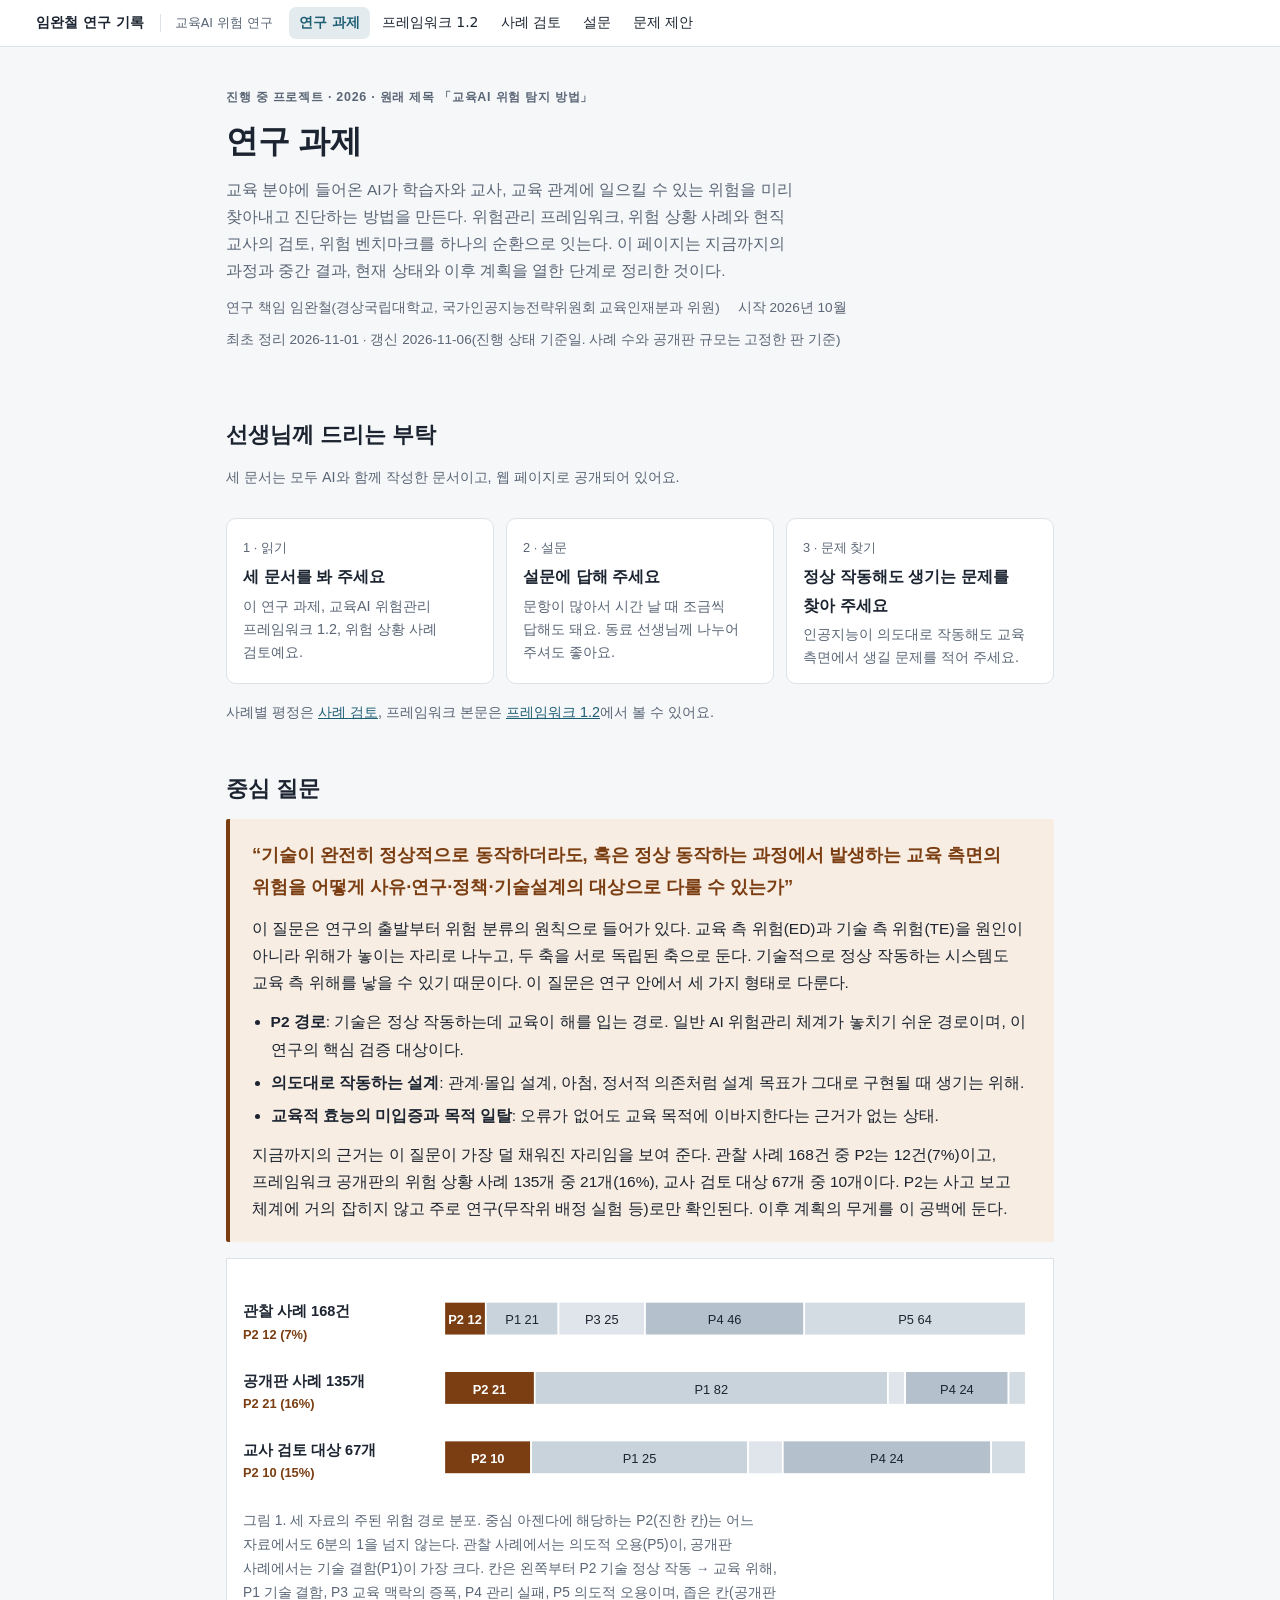
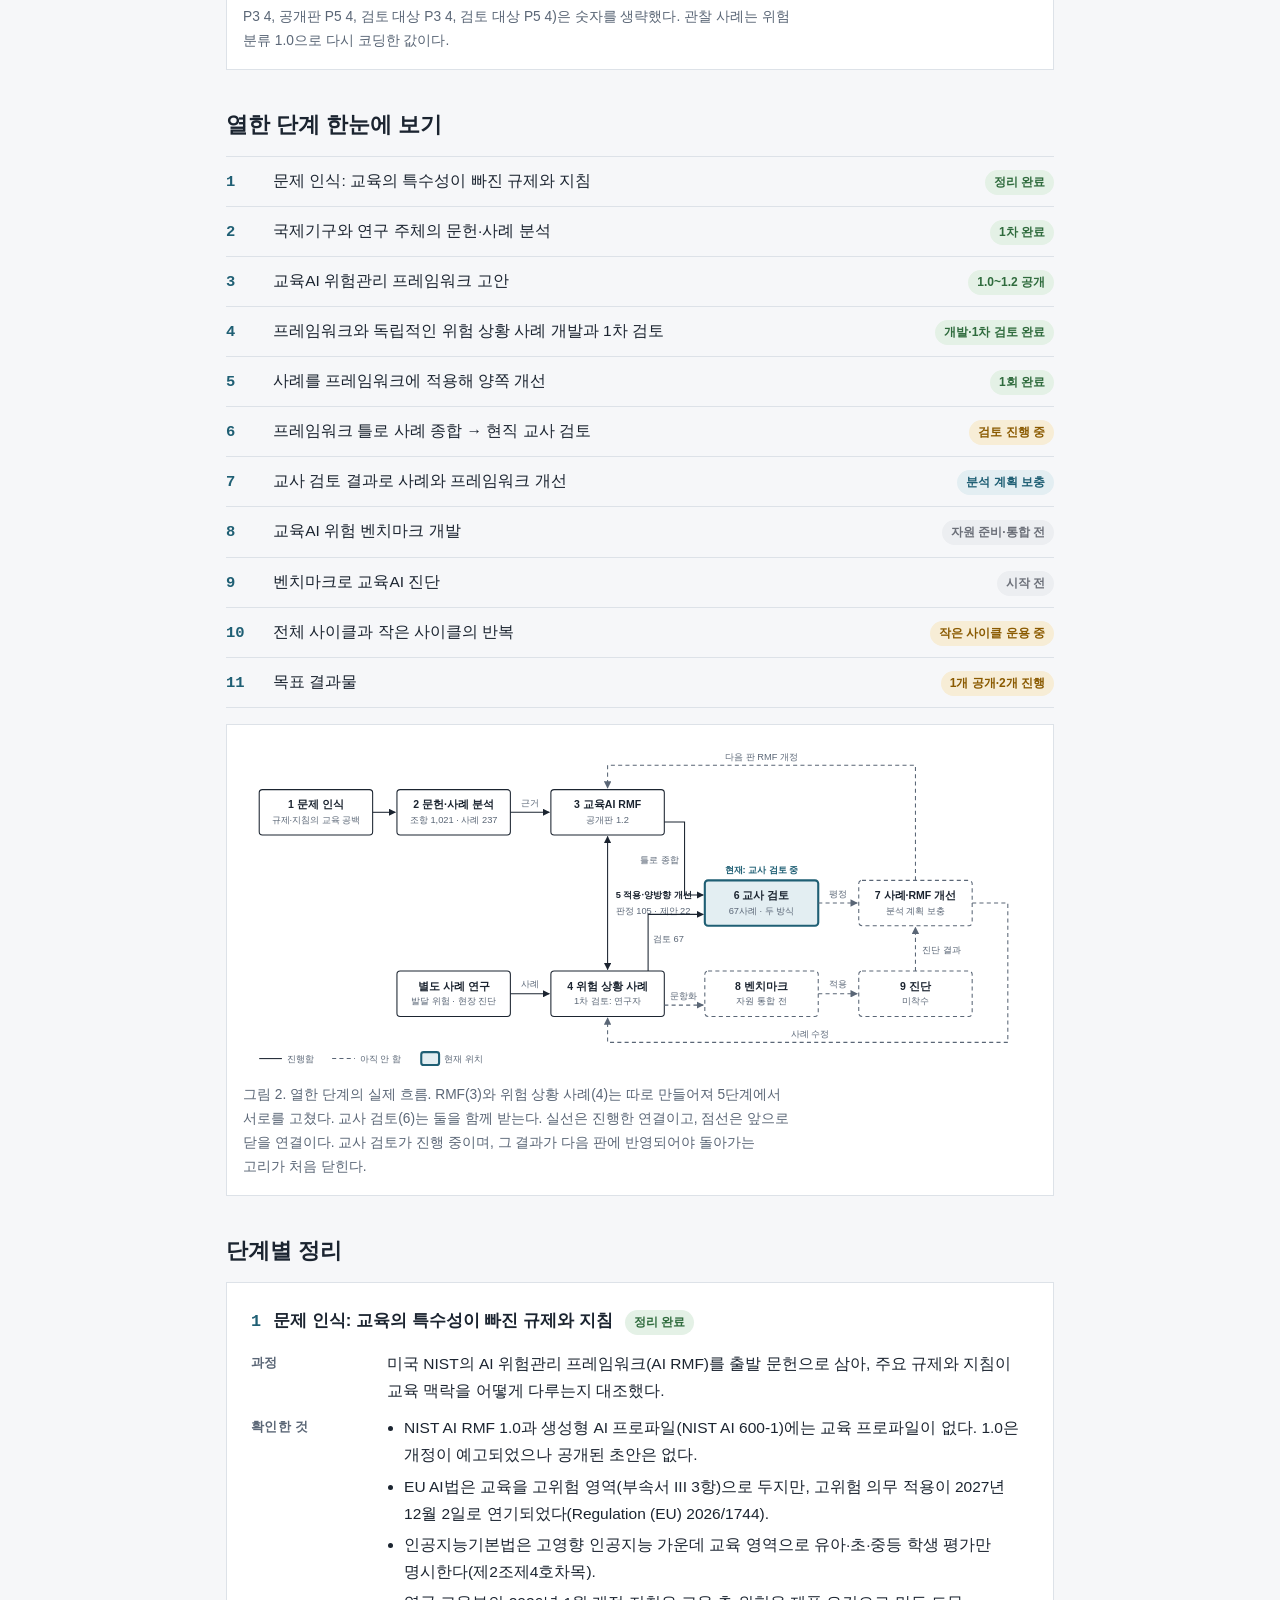
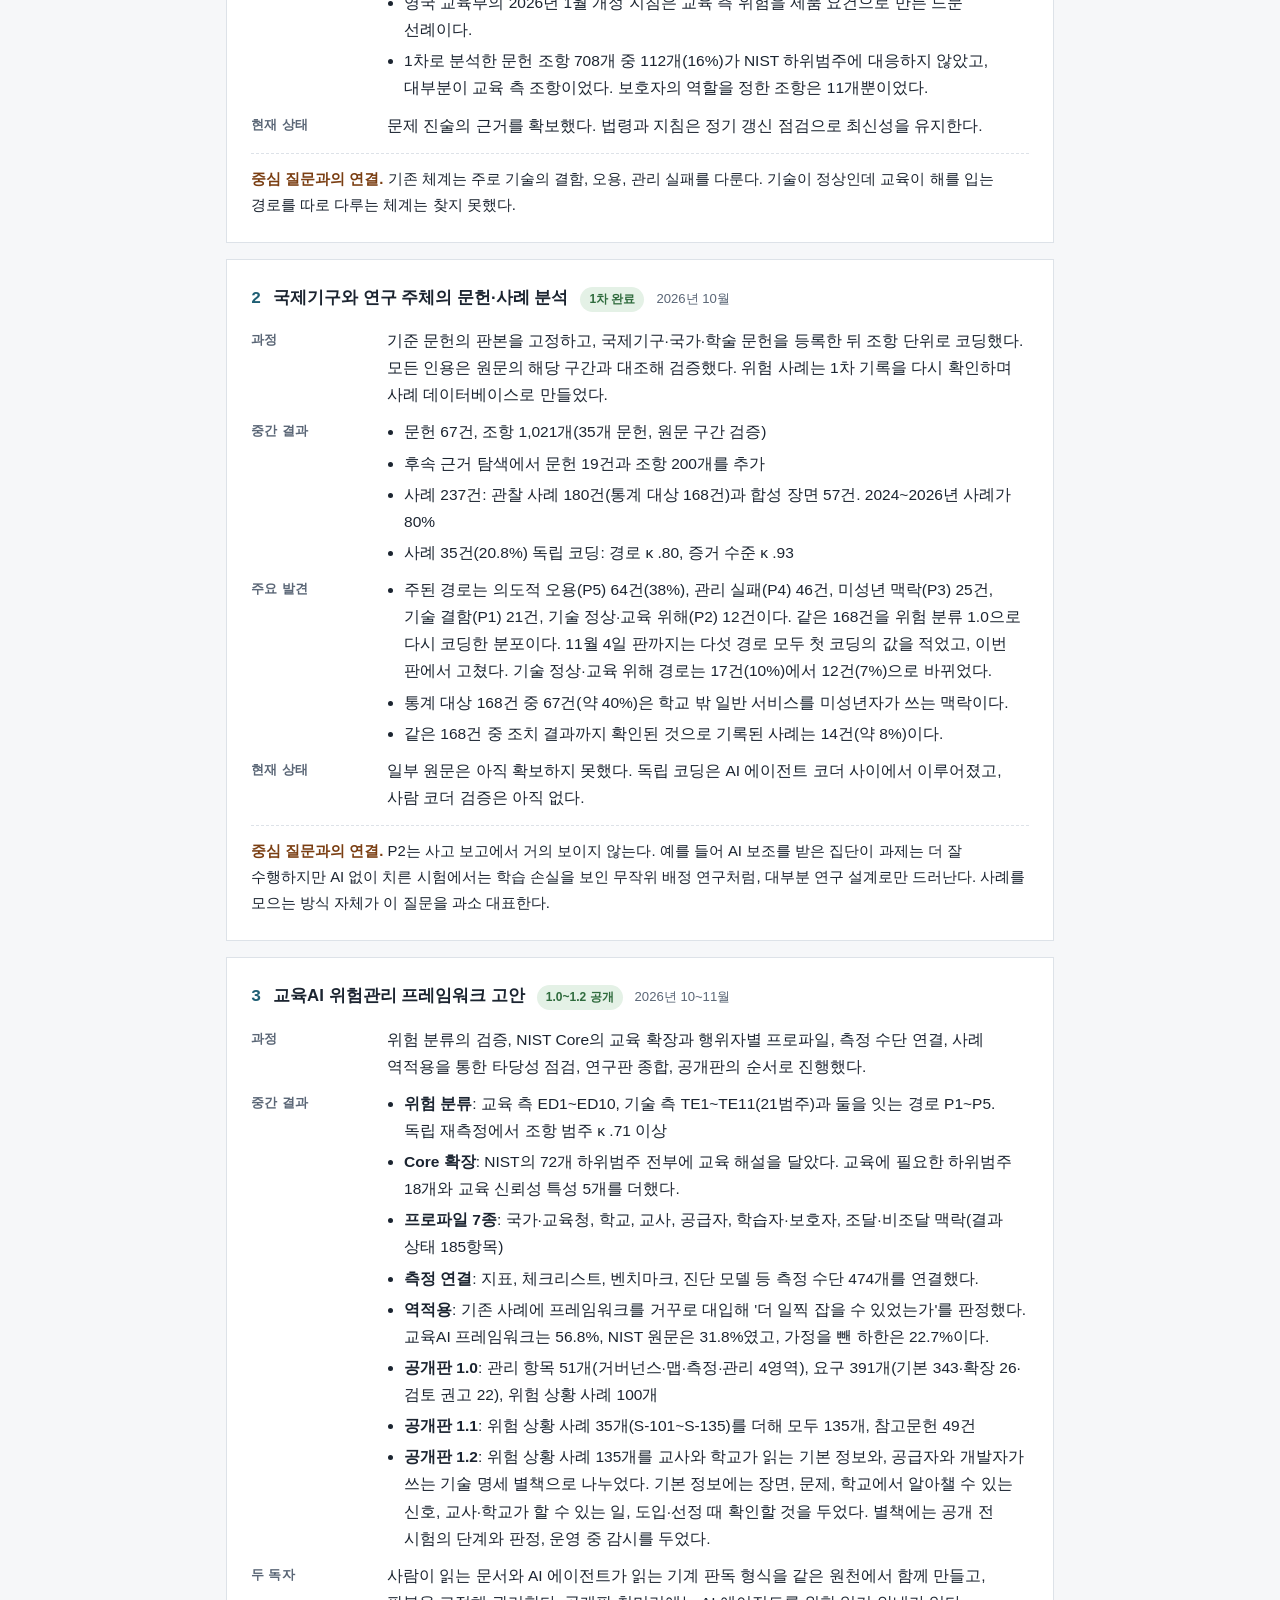
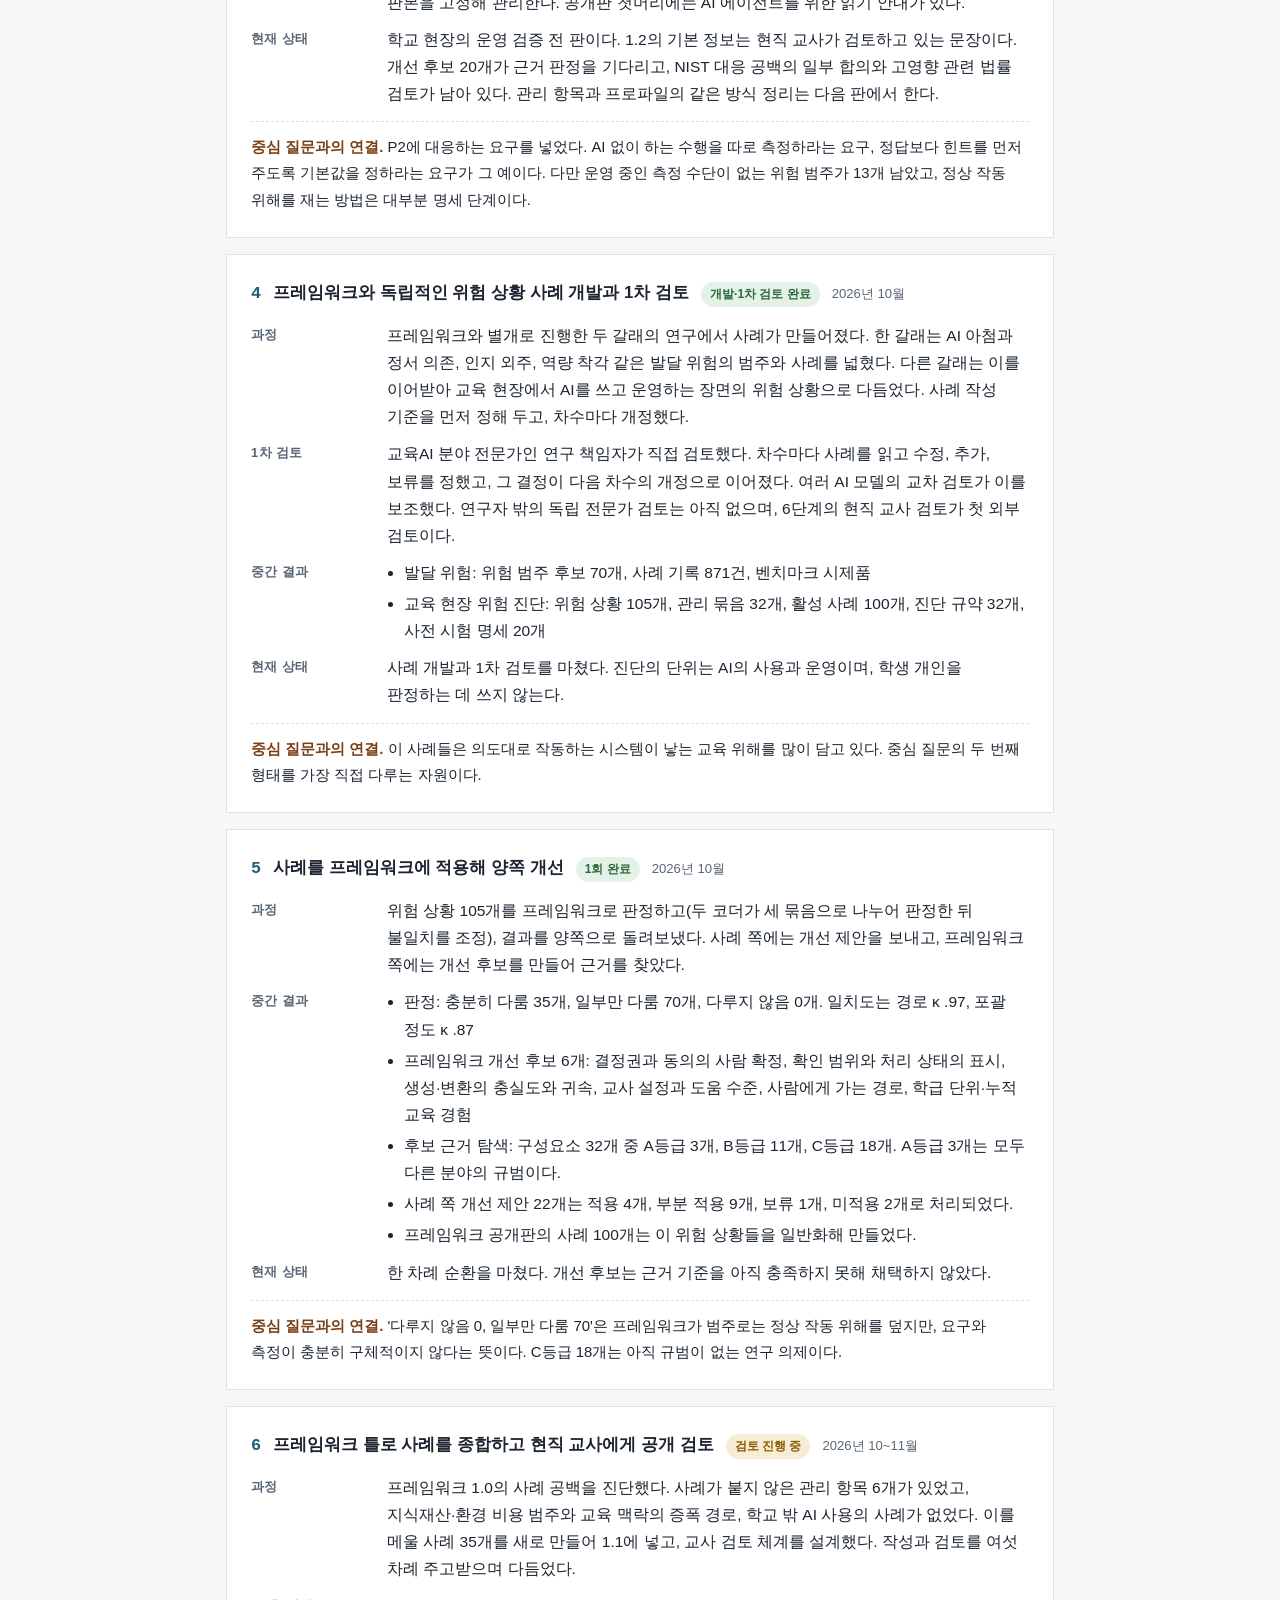
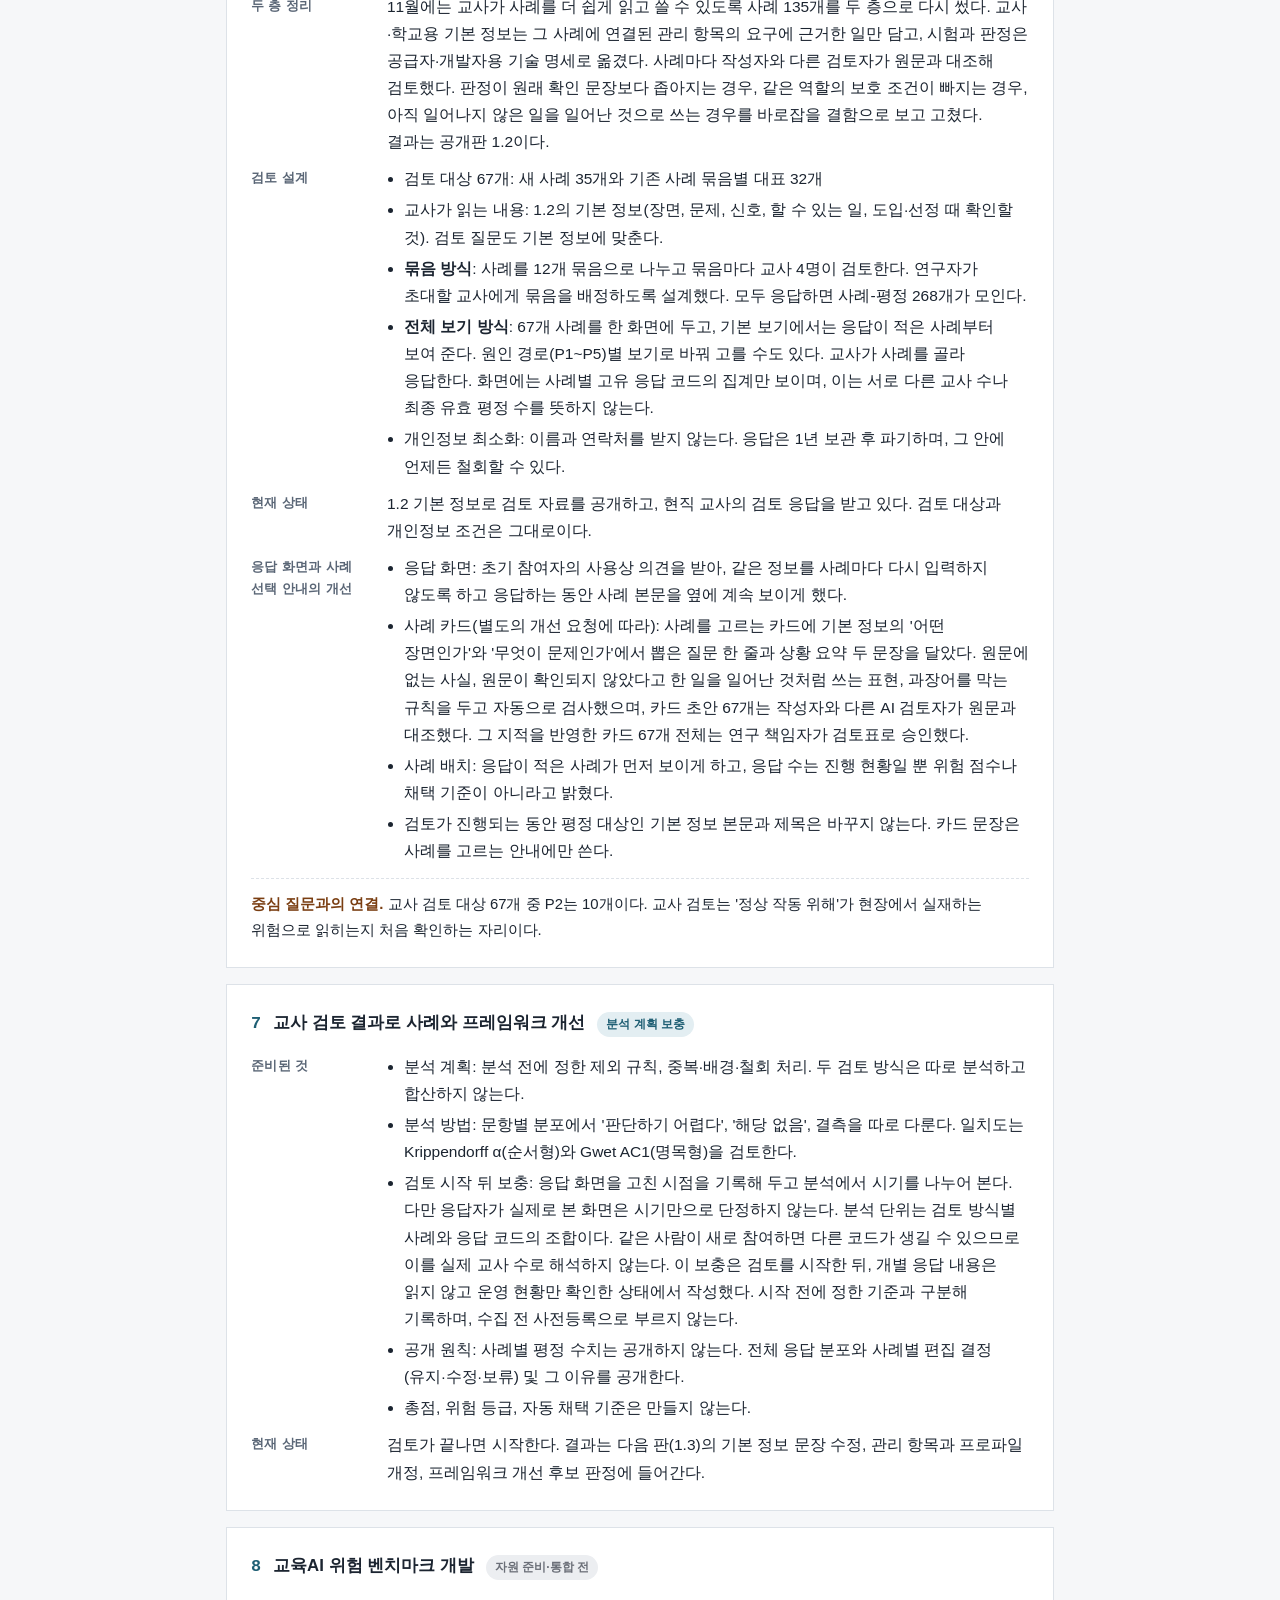
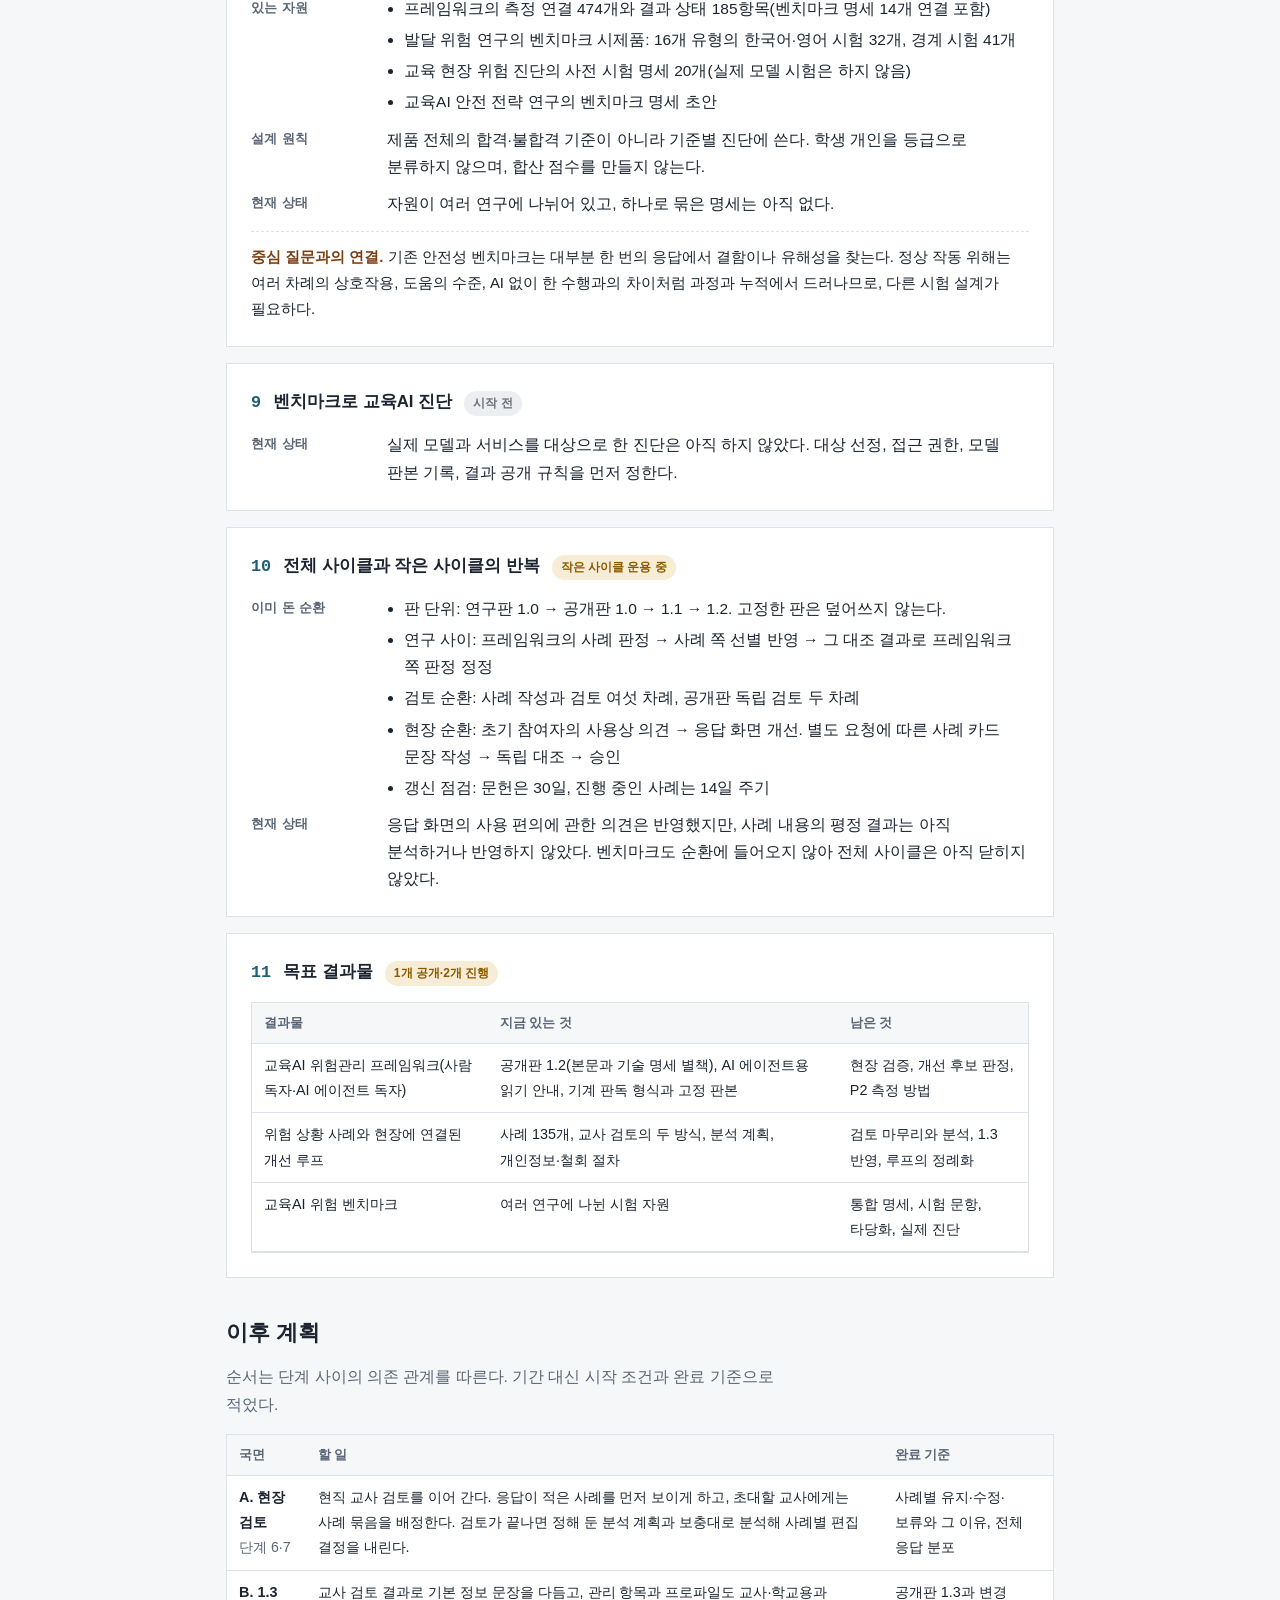
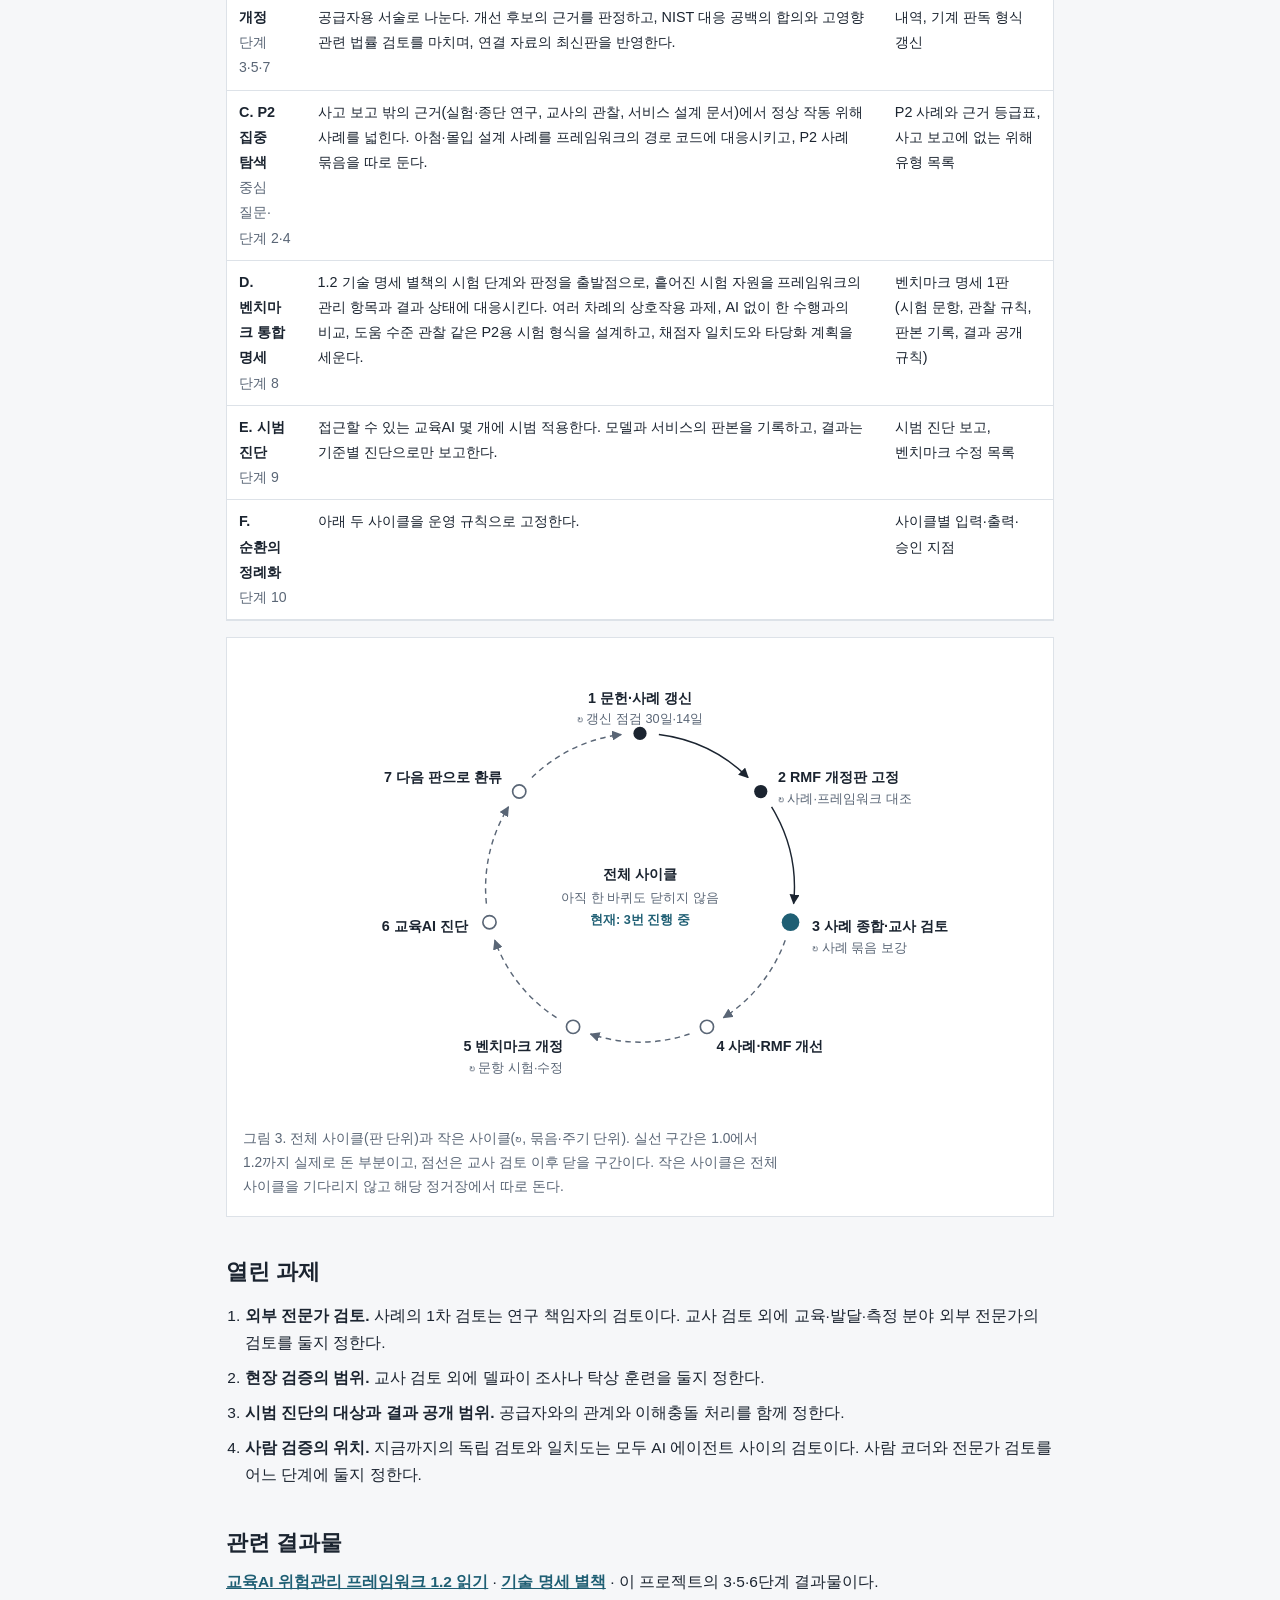
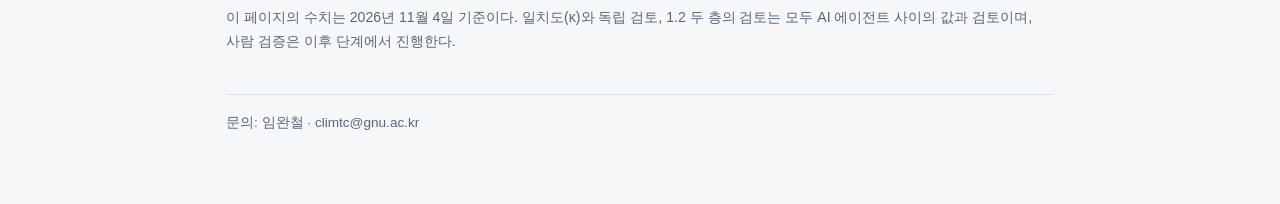
<file: projects/education-ai-risk-detection.html>
<!doctype html>
<html lang="ko"><head><meta charset="utf-8"><meta name="viewport" content="width=device-width,initial-scale=1">
<title>연구 과제 · 교육AI 위험 탐지 방법 · 임완철 연구 기록</title>
<meta name="description" content="교육 분야에 들어온 AI가 학습자와 교사, 교육 관계에 일으킬 수 있는 위험을 미리 찾아내고 진단하는 방법을 만든다. 위험관리 프레임워크, 위험 상황 사례와 현직 교사 검토, 위험 벤치마크를 하나의 순환으로 잇는 진행 중 프로젝트.">
<link rel="icon" href="data:image/svg+xml,%3Csvg%20xmlns%3D%22http%3A%2F%2Fwww.w3.org%2F2000%2Fsvg%22%20viewBox%3D%220%200%2040%2040%22%3E%3Crect%20width%3D%2240%22%20height%3D%2240%22%20rx%3D%226%22%20fill%3D%22%231f5147%22%2F%3E%3Ctext%20x%3D%2220%22%20y%3D%2228%22%20text-anchor%3D%22middle%22%20font-family%3D%22sans-serif%22%20font-size%3D%2226%22%20fill%3D%22white%22%3E%EC%9E%84%3C%2Ftext%3E%3C%2Fsvg%3E">
<style>
/* 레이아웃: 한 줄 본문 기둥. 11단계 진행 줄(번호·상태 칩)과 도식으로 흐름을 먼저 보이고, 단계마다 과정·결과물·상태를 같은 틀에 담는다 */
:root{
  --bg:#f6f7f9; --paper:#ffffff; --ink:#1b2430; --muted:#5a6676; --line:#dde2e8;
  --accent:#1f5f74; --accent-soft:#e3eef2; --agenda:#7a3e12; --agenda-soft:#f8ede2;
  --done:#2f6b3d; --done-bg:#e4f1e6; --part:#8a5a00; --part-bg:#f7edd6; --wait:#1f5f74; --wait-bg:#e3eef2; --none:#6b6f78; --none-bg:#eceef1;
  --seg1:#c9d3dc; --seg2:#dfe5ea; --seg3:#b4c1cc; --seg4:#d4dce3;
  --f-body:-apple-system,BlinkMacSystemFont,"Apple SD Gothic Neo","Noto Sans KR","Malgun Gothic",sans-serif;
  --f-mono:ui-monospace,SFMono-Regular,Menlo,Consolas,monospace;
  color-scheme:light;
}
@media (prefers-color-scheme: dark){:root:not([data-theme="light"]){
  --bg:#12161c; --paper:#1a2028; --ink:#e3e8ee; --muted:#9aa6b4; --line:#2d3641;
  --accent:#7fc0d4; --accent-soft:#1d313a; --agenda:#f0b787; --agenda-soft:#33261b;
  --done:#8fd19e; --done-bg:#1d3324; --part:#e8c06a; --part-bg:#352b14; --wait:#7fc0d4; --wait-bg:#1d313a; --none:#a5abb5; --none-bg:#262c34;
  --seg1:#3a4652; --seg2:#2e3842; --seg3:#46535f; --seg4:#34404b; color-scheme:dark}}
:root[data-theme="dark"]{
  --bg:#12161c; --paper:#1a2028; --ink:#e3e8ee; --muted:#9aa6b4; --line:#2d3641;
  --accent:#7fc0d4; --accent-soft:#1d313a; --agenda:#f0b787; --agenda-soft:#33261b;
  --done:#8fd19e; --done-bg:#1d3324; --part:#e8c06a; --part-bg:#352b14; --wait:#7fc0d4; --wait-bg:#1d313a; --none:#a5abb5; --none-bg:#262c34;
  --seg1:#3a4652; --seg2:#2e3842; --seg3:#46535f; --seg4:#34404b; color-scheme:dark}
*{box-sizing:border-box}
body{margin:0;background:var(--bg);color:var(--ink);font-family:var(--f-body);font-size:15.5px;line-height:1.75;word-break:keep-all;overflow-wrap:anywhere}
a{color:var(--accent)}
a:focus-visible{outline:2px solid var(--accent);outline-offset:2px}
.skip{position:absolute;left:-999px;top:8px;background:var(--paper);padding:6px 10px;z-index:5}
.skip:focus{left:16px}
.topbar{border-bottom:1px solid var(--line);background:var(--paper)}
.topbar .in{max-width:860px;margin:0 auto;padding-block:12px;padding-left:max(16px,env(safe-area-inset-left,0px));padding-right:max(16px,env(safe-area-inset-right,0px));display:flex;flex-wrap:wrap;justify-content:space-between;gap:8px 16px;font-size:.88rem}
.topbar a{text-decoration:none;color:var(--ink)}
.topbar a:hover{color:var(--accent);text-decoration:underline}
.topbar .brand{font-weight:700}
.wrap{max-width:860px;margin:0 auto;padding-block:40px 80px;padding-left:max(16px,env(safe-area-inset-left,0px));padding-right:max(16px,env(safe-area-inset-right,0px));display:flex;flex-direction:column;gap:40px}
h1,h2,h3{text-wrap:balance;line-height:1.35;margin:0}
h1{font-size:2rem;font-weight:700;letter-spacing:-.01em}
h2{font-size:1.35rem;font-weight:700}
h3{font-size:1.05rem;font-weight:600}
p{margin:0}
.eyebrow{font-size:.78rem;letter-spacing:.06em;color:var(--muted);font-weight:600}
.lede{color:var(--muted);max-width:68ch}
header.page{display:flex;flex-direction:column;gap:12px}
.meta{display:flex;flex-wrap:wrap;gap:8px 18px;font-size:.85rem;color:var(--muted)}
section{display:flex;flex-direction:column;gap:16px}
.agenda{background:var(--agenda-soft);border-left:4px solid var(--agenda);padding:20px 22px;display:flex;flex-direction:column;gap:12px;border-radius:2px}
.agenda q{font-size:1.15rem;font-weight:600;color:var(--agenda);quotes:"“" "”"}
.agenda ul{margin:0;padding-left:1.2em;display:flex;flex-direction:column;gap:6px}
.track{list-style:none;margin:0;padding:0;border-top:1px solid var(--line)}
.track li{display:grid;grid-template-columns:2.2rem 1fr auto;gap:12px;align-items:baseline;padding:10px 0;border-bottom:1px solid var(--line)}
.track a{color:var(--ink);text-decoration:none}
.track a:hover,.track a:focus-visible{color:var(--accent);text-decoration:underline}
.num{font-family:var(--f-mono);font-weight:600;color:var(--accent);font-variant-numeric:tabular-nums}
.chip{font-size:.75rem;font-weight:600;padding:2px 9px;border-radius:999px;white-space:nowrap}
.c-done{color:var(--done);background:var(--done-bg)}.c-part{color:var(--part);background:var(--part-bg)}.c-wait{color:var(--wait);background:var(--wait-bg)}.c-none{color:var(--none);background:var(--none-bg)}
.stage{background:var(--paper);border:1px solid var(--line);padding:24px;display:flex;flex-direction:column;gap:14px}
.stage-head{display:flex;flex-wrap:wrap;gap:8px 12px;align-items:baseline}
.stage-head .num{font-size:1.05rem}
.when{font-size:.82rem;color:var(--muted)}
.grid{display:grid;grid-template-columns:7.5rem 1fr;gap:10px 16px;margin:0}
.grid dt{font-size:.8rem;font-weight:600;color:var(--muted);letter-spacing:.03em;padding-top:2px}
.grid dd{margin:0;min-width:0}
.grid ul{margin:0;padding-left:1.1em;display:flex;flex-direction:column;gap:4px}
.ag{border-top:1px dashed var(--line);padding-top:12px;font-size:.93rem}
.ag b{color:var(--agenda)}
.tbl{overflow-x:auto;border:1px solid var(--line);background:var(--paper)}
table{border-collapse:collapse;width:100%;font-size:.9rem;min-width:560px}
th,td{text-align:left;vertical-align:top;padding:9px 12px;border-bottom:1px solid var(--line)}
th{font-weight:600;font-size:.8rem;color:var(--muted);background:var(--bg)}
.note{font-size:.88rem;color:var(--muted)}
ol.plain,ul.plain{margin:0;padding-left:1.2em;display:flex;flex-direction:column;gap:8px}
.fig{margin:0;background:var(--paper);border:1px solid var(--line);padding:16px;display:flex;flex-direction:column;gap:10px;color:var(--ink)}
.fig-scroll{overflow-x:auto}
.fig svg{display:block;width:100%;height:auto}
.fig svg.w-wide{min-width:720px}.fig svg.w-mid{min-width:540px}
.fig figcaption{font-size:.86rem;color:var(--muted);max-width:72ch}
.d-box{fill:var(--paper);stroke:currentColor;stroke-width:1.3}
.d-now{stroke:var(--accent);stroke-width:2.6;fill:var(--accent-soft)}
.d-todo{stroke:var(--muted);stroke-dasharray:5 4}
.d-t{font-size:13px;font-weight:600;fill:currentColor;font-family:var(--f-body)}
.d-s,.d-l{font-size:11.5px;fill:var(--muted);font-family:var(--f-body)}
.d-strong{font-weight:600;fill:currentColor}
.d-acc{fill:var(--accent);font-weight:600}
.d-ag{fill:var(--agenda);font-weight:600}.d-ag2{fill:var(--muted)}
.d-e{fill:none;stroke:currentColor;stroke-width:1.3}
.d-e.todo{stroke:var(--muted);stroke-dasharray:5 4}
.d-mk{fill:currentColor}.d-mkm{fill:var(--muted)}
.d-dot{fill:currentColor}.d-dot-todo{fill:var(--paper);stroke:var(--muted);stroke-width:1.5}.d-dot-now{fill:var(--accent)}
.seg-p2{fill:var(--agenda)}.seg-a{fill:var(--seg1)}.seg-b{fill:var(--seg2)}.seg-c{fill:var(--seg3)}.seg-d{fill:var(--seg4)}
.fig rect[class^="seg"]{stroke:var(--paper);stroke-width:1.5}
.d-seg{font-size:11.5px;fill:var(--ink);font-family:var(--f-body)}.d-seg-on{fill:var(--paper);font-weight:600}
.related{display:flex;flex-direction:column;gap:10px}
.related a{font-weight:600}
footer.page{font-size:.85rem;color:var(--muted);border-top:1px solid var(--line);padding-top:16px}
@media (max-width:640px){.grid{grid-template-columns:1fr}.grid dt{padding-top:6px}.stage{padding:18px}h1{font-size:1.6rem}}
@media (prefers-reduced-motion:reduce){*{scroll-behavior:auto}}

.eair-h{position:sticky;top:0;z-index:60;background:var(--eh-bg,#fff);border-bottom:1px solid var(--eh-line,#dddcd5);
  font:14px/1.4 "Pretendard","Apple SD Gothic Neo","Noto Sans KR","Malgun Gothic",system-ui,sans-serif;word-break:keep-all}
.eair-h *{box-sizing:border-box}
.eair-in{max-width:1240px;margin:0 auto;padding:7px max(16px,env(safe-area-inset-left,0px));display:flex;align-items:center;gap:6px 16px;flex-wrap:wrap}
.eair-brand{font-weight:700;color:var(--eh-ink,#1c1f24);text-decoration:none;white-space:nowrap}
.eair-brand:hover{color:var(--eh-accent,#1d5a86)}
.eair-proj{color:var(--eh-muted,#6c7079);font-size:12.5px;white-space:nowrap;padding-left:14px;border-left:1px solid var(--eh-line,#dddcd5)}
.eair-tabs{display:flex;gap:2px;overflow-x:auto;scrollbar-width:none;min-width:0;flex:1}
.eair-tabs::-webkit-scrollbar{display:none}
.eair-tabs a{padding:6px 10px;border-radius:7px;color:var(--eh-ink2,#4a4f57);text-decoration:none;white-space:nowrap}
.eair-tabs a:hover{background:var(--eh-soft,#e6eef5);color:var(--eh-ink,#1c1f24)}
.eair-tabs a[aria-current=page]{background:var(--eh-soft,#e6eef5);color:var(--eh-accent,#1d5a86);font-weight:700}
.eair-tools{display:flex;gap:8px;align-items:center;margin-left:auto}
@media (max-width:760px){.eair-proj{display:none}.eair-tabs{order:5;flex-basis:100%}}
@media print{.eair-h{display:none}}

.eair-h{--eh-bg:var(--paper);--eh-line:var(--line);--eh-ink:var(--ink);--eh-ink2:var(--ink);--eh-muted:var(--muted);--eh-soft:color-mix(in srgb,var(--accent) 12%,transparent);--eh-accent:var(--accent)}
html{scroll-padding-top:60px}
.ask{margin:28px 0 8px}
.ask-grid{display:grid;grid-template-columns:repeat(auto-fit,minmax(220px,1fr));gap:12px;margin-top:12px}
.ask-grid a{display:block;border:1px solid var(--line);border-radius:10px;padding:14px 16px;background:var(--paper);color:var(--ink);text-decoration:none}
.ask-grid a:hover{border-color:var(--accent)}
.ask-grid b{display:block;font-size:1.02rem;margin:2px 0 4px}
.ask-grid small{color:var(--muted);font-size:.8rem}
.ask-grid span{display:block;font-size:.9rem;color:var(--muted);line-height:1.6}
.ask .who{font-size:.9rem;color:var(--muted)}
</style></head>
<body>
<a class="skip" href="#main">본문으로 건너뛰기</a>
<header class="eair-h"><div class="eair-in"><a class="eair-brand" href="../index.html">임완철 연구 기록</a><span class="eair-proj">교육AI 위험 연구</span><nav class="eair-tabs" aria-label="교육AI 위험 연구 페이지"><a href="education-ai-risk-detection.html" aria-current="page">연구 과제</a><a href="education-ai-rmf.html">프레임워크 1.2</a><a href="education-ai-rmf-case-atlas.html">사례 검토</a><a href="education-ai-risk-survey.html">설문</a><a href="education-ai-risk-ideas.html">문제 제안</a></nav></div></header>
<main class="wrap" id="main">

<header class="page">
  <span class="eyebrow">진행 중 프로젝트 · 2026 · 원래 제목 「교육AI 위험 탐지 방법」</span>
  <h1>연구 과제</h1>
  <p class="lede">교육 분야에 들어온 AI가 학습자와 교사, 교육 관계에 일으킬 수 있는 위험을 미리 찾아내고 진단하는 방법을 만든다. 위험관리 프레임워크, 위험 상황 사례와 현직 교사의 검토, 위험 벤치마크를 하나의 순환으로 잇는다. 이 페이지는 지금까지의 과정과 중간 결과, 현재 상태와 이후 계획을 열한 단계로 정리한 것이다.</p>
  <div class="meta"><span>연구 책임 임완철(경상국립대학교, 국가인공지능전략위원회 교육인재분과 위원)</span><span>시작 2026년 10월</span><span>최초 정리 2026-11-01 · 갱신 2026-11-06(진행 상태 기준일. 사례 수와 공개판 규모는 고정한 판 기준)</span></div>
</header>

<section class="ask" aria-labelledby="ask-h">
  <h2 id="ask-h">선생님께 드리는 부탁</h2>
  <p class="who">세 문서는 모두 AI와 함께 작성한 문서이고, 웹 페이지로 공개되어 있어요.</p>
  <div class="ask-grid">
    <a href="#track-h"><small>1 · 읽기</small><b>세 문서를 봐 주세요</b><span>이 연구 과제, 교육AI 위험관리 프레임워크 1.2, 위험 상황 사례 검토예요.</span></a>
    <a href="education-ai-risk-survey.html"><small>2 · 설문</small><b>설문에 답해 주세요</b><span>문항이 많아서 시간 날 때 조금씩 답해도 돼요. 동료 선생님께 나누어 주셔도 좋아요.</span></a>
    <a href="education-ai-risk-ideas.html"><small>3 · 문제 찾기</small><b>정상 작동해도 생기는 문제를 찾아 주세요</b><span>인공지능이 의도대로 작동해도 교육 측면에서 생길 문제를 적어 주세요.</span></a>
  </div>
  <p class="who">사례별 평정은 <a href="education-ai-rmf-case-atlas.html">사례 검토</a>, 프레임워크 본문은 <a href="education-ai-rmf.html">프레임워크 1.2</a>에서 볼 수 있어요.</p>
</section>

<section aria-labelledby="agenda-h">
  <h2 id="agenda-h">중심 질문</h2>
  <div class="agenda">
    <q>기술이 완전히 정상적으로 동작하더라도, 혹은 정상 동작하는 과정에서 발생하는 교육 측면의 위험을 어떻게 사유·연구·정책·기술설계의 대상으로 다룰 수 있는가</q>
    <p>이 질문은 연구의 출발부터 위험 분류의 원칙으로 들어가 있다. 교육 측 위험(ED)과 기술 측 위험(TE)을 원인이 아니라 위해가 놓이는 자리로 나누고, 두 축을 서로 독립된 축으로 둔다. 기술적으로 정상 작동하는 시스템도 교육 측 위해를 낳을 수 있기 때문이다. 이 질문은 연구 안에서 세 가지 형태로 다룬다.</p>
    <ul>
      <li><b>P2 경로</b>: 기술은 정상 작동하는데 교육이 해를 입는 경로. 일반 AI 위험관리 체계가 놓치기 쉬운 경로이며, 이 연구의 핵심 검증 대상이다.</li>
      <li><b>의도대로 작동하는 설계</b>: 관계·몰입 설계, 아첨, 정서적 의존처럼 설계 목표가 그대로 구현될 때 생기는 위해.</li>
      <li><b>교육적 효능의 미입증과 목적 일탈</b>: 오류가 없어도 교육 목적에 이바지한다는 근거가 없는 상태.</li>
    </ul>
    <p>지금까지의 근거는 이 질문이 가장 덜 채워진 자리임을 보여 준다. 관찰 사례 168건 중 P2는 12건(7%)이고, 프레임워크 공개판의 위험 상황 사례 135개 중 21개(16%), 교사 검토 대상 67개 중 10개이다. P2는 사고 보고 체계에 거의 잡히지 않고 주로 연구(무작위 배정 실험 등)로만 확인된다. 이후 계획의 무게를 이 공백에 둔다.</p>
  </div>
  <figure class="fig" id="fig-p2"><div class="fig-scroll"><svg viewBox="0 0 710 200" class="w-mid" role="img" aria-label="주된 위험 경로 분포에서 P2는 관찰 사례 168건 중 12건(7%), 공개판 사례 135개 중 21개(16%), 교사 검토 대상 67개 중 10개(15%)로 세 자료 모두에서 작은 몫이다."><text x="0" y="37" text-anchor="start" class="d-t">관찰 사례 168건</text><text x="0" y="57.0" text-anchor="start" class="d-l d-ag">P2 12 (7%)</text><rect x="180.0" y="24" width="37.1" height="30" class="seg-p2"><title>P2 12</title></rect><text x="198.6" y="44" text-anchor="middle" class="d-seg d-seg-on">P2 12</text><rect x="217.1" y="24" width="65.0" height="30" class="seg-a"><title>P1 21</title></rect><text x="249.6" y="44" text-anchor="middle" class="d-seg">P1 21</text><rect x="282.1" y="24" width="77.4" height="30" class="seg-b"><title>P3 25</title></rect><text x="320.8" y="44" text-anchor="middle" class="d-seg">P3 25</text><rect x="359.5" y="24" width="142.4" height="30" class="seg-c"><title>P4 46</title></rect><text x="430.7" y="44" text-anchor="middle" class="d-seg">P4 46</text><rect x="501.9" y="24" width="198.1" height="30" class="seg-d"><title>P5 64</title></rect><text x="601.0" y="44" text-anchor="middle" class="d-seg">P5 64</text><text x="0" y="99" text-anchor="start" class="d-t">공개판 사례 135개</text><text x="0" y="119.0" text-anchor="start" class="d-l d-ag">P2 21 (16%)</text><rect x="180.0" y="86" width="80.9" height="30" class="seg-p2"><title>P2 21</title></rect><text x="220.4" y="106" text-anchor="middle" class="d-seg d-seg-on">P2 21</text><rect x="260.9" y="86" width="315.9" height="30" class="seg-a"><title>P1 82</title></rect><text x="418.8" y="106" text-anchor="middle" class="d-seg">P1 82</text><rect x="576.7" y="86" width="15.4" height="30" class="seg-b"><title>P3 4</title></rect><rect x="592.1" y="86" width="92.4" height="30" class="seg-c"><title>P4 24</title></rect><text x="638.4" y="106" text-anchor="middle" class="d-seg">P4 24</text><rect x="684.6" y="86" width="15.4" height="30" class="seg-d"><title>P5 4</title></rect><text x="0" y="161" text-anchor="start" class="d-t">교사 검토 대상 67개</text><text x="0" y="181.0" text-anchor="start" class="d-l d-ag">P2 10 (15%)</text><rect x="180.0" y="148" width="77.6" height="30" class="seg-p2"><title>P2 10</title></rect><text x="218.8" y="168" text-anchor="middle" class="d-seg d-seg-on">P2 10</text><rect x="257.6" y="148" width="194.0" height="30" class="seg-a"><title>P1 25</title></rect><text x="354.6" y="168" text-anchor="middle" class="d-seg">P1 25</text><rect x="451.6" y="148" width="31.0" height="30" class="seg-b"><title>P3 4</title></rect><rect x="482.7" y="148" width="186.3" height="30" class="seg-c"><title>P4 24</title></rect><text x="575.8" y="168" text-anchor="middle" class="d-seg">P4 24</text><rect x="669.0" y="148" width="31.0" height="30" class="seg-d"><title>P5 4</title></rect></svg></div><figcaption>그림 1. 세 자료의 주된 위험 경로 분포. 중심 아젠다에 해당하는 P2(진한 칸)는 어느 자료에서도 6분의 1을 넘지 않는다. 관찰 사례에서는 의도적 오용(P5)이, 공개판 사례에서는 기술 결함(P1)이 가장 크다. 칸은 왼쪽부터 P2 기술 정상 작동 → 교육 위해, P1 기술 결함, P3 교육 맥락의 증폭, P4 관리 실패, P5 의도적 오용이며, 좁은 칸(공개판 P3 4, 공개판 P5 4, 검토 대상 P3 4, 검토 대상 P5 4)은 숫자를 생략했다. 관찰 사례는 위험 분류 1.0으로 다시 코딩한 값이다.</figcaption></figure>
</section>

<section aria-labelledby="track-h">
  <h2 id="track-h">열한 단계 한눈에 보기</h2>
  <ol class="track">
    <li><span class="num">1</span><a href="#s1">문제 인식: 교육의 특수성이 빠진 규제와 지침</a><span class="chip c-done">정리 완료</span></li>
    <li><span class="num">2</span><a href="#s2">국제기구와 연구 주체의 문헌·사례 분석</a><span class="chip c-done">1차 완료</span></li>
    <li><span class="num">3</span><a href="#s3">교육AI 위험관리 프레임워크 고안</a><span class="chip c-done">1.0~1.2 공개</span></li>
    <li><span class="num">4</span><a href="#s4">프레임워크와 독립적인 위험 상황 사례 개발과 1차 검토</a><span class="chip c-done">개발·1차 검토 완료</span></li>
    <li><span class="num">5</span><a href="#s5">사례를 프레임워크에 적용해 양쪽 개선</a><span class="chip c-done">1회 완료</span></li>
    <li><span class="num">6</span><a href="#s6">프레임워크 틀로 사례 종합 → 현직 교사 검토</a><span class="chip c-part">검토 진행 중</span></li>
    <li><span class="num">7</span><a href="#s7">교사 검토 결과로 사례와 프레임워크 개선</a><span class="chip c-wait">분석 계획 보충</span></li>
    <li><span class="num">8</span><a href="#s8">교육AI 위험 벤치마크 개발</a><span class="chip c-none">자원 준비·통합 전</span></li>
    <li><span class="num">9</span><a href="#s9">벤치마크로 교육AI 진단</a><span class="chip c-none">시작 전</span></li>
    <li><span class="num">10</span><a href="#s10">전체 사이클과 작은 사이클의 반복</a><span class="chip c-part">작은 사이클 운용 중</span></li>
    <li><span class="num">11</span><a href="#s11">목표 결과물</a><span class="chip c-part">1개 공개·2개 진행</span></li>
  </ol>
  <figure class="fig" id="fig-flow"><div class="fig-scroll"><svg viewBox="0 0 980 410" class="w-wide" role="img" aria-label="문헌과 사례 분석이 교육AI RMF를 만들고, 독립 연구가 만든 위험 상황 사례와 RMF가 서로를 개선한 뒤 교사 검토로 이어진다. 교사 검토 결과는 다음 판의 RMF와 사례로 돌아가고 벤치마크와 진단은 아직 시작하지 않았다."><defs><marker id="ah1" viewBox="0 0 10 10" refX="9" refY="5" markerWidth="7" markerHeight="7" orient="auto-start-reverse"><path d="M0,0 L10,5 L0,10 z" class="d-mk"/></marker><marker id="am1" viewBox="0 0 10 10" refX="9" refY="5" markerWidth="7" markerHeight="7" orient="auto-start-reverse"><path d="M0,0 L10,5 L0,10 z" class="d-mkm"/></marker></defs><rect x="20" y="60" width="140" height="56" rx="4" class="d-box d-done"/><text x="90.0" y="83" text-anchor="middle" class="d-t">1 문제 인식</text><text x="90.0" y="101" text-anchor="middle" class="d-s">규제·지침의 교육 공백</text><rect x="190" y="60" width="140" height="56" rx="4" class="d-box d-done"/><text x="260.0" y="83" text-anchor="middle" class="d-t">2 문헌·사례 분석</text><text x="260.0" y="101" text-anchor="middle" class="d-s">조항 1,021 · 사례 237</text><rect x="380" y="60" width="140" height="56" rx="4" class="d-box d-done"/><text x="450.0" y="83" text-anchor="middle" class="d-t">3 교육AI RMF</text><text x="450.0" y="101" text-anchor="middle" class="d-s">공개판 1.2</text><rect x="190" y="284" width="140" height="56" rx="4" class="d-box d-done"/><text x="260.0" y="307" text-anchor="middle" class="d-t">별도 사례 연구</text><text x="260.0" y="325" text-anchor="middle" class="d-s">발달 위험 · 현장 진단</text><rect x="380" y="284" width="140" height="56" rx="4" class="d-box d-done"/><text x="450.0" y="307" text-anchor="middle" class="d-t">4 위험 상황 사례</text><text x="450.0" y="325" text-anchor="middle" class="d-s">1차 검토: 연구자</text><rect x="570" y="172" width="140" height="56" rx="4" class="d-box d-now"/><text x="640.0" y="195" text-anchor="middle" class="d-t">6 교사 검토</text><text x="640.0" y="213" text-anchor="middle" class="d-s">67사례 · 두 방식</text><rect x="760" y="172" width="140" height="56" rx="4" class="d-box d-todo"/><text x="830.0" y="195" text-anchor="middle" class="d-t">7 사례·RMF 개선</text><text x="830.0" y="213" text-anchor="middle" class="d-s">분석 계획 보충</text><rect x="570" y="284" width="140" height="56" rx="4" class="d-box d-todo"/><text x="640.0" y="307" text-anchor="middle" class="d-t">8 벤치마크</text><text x="640.0" y="325" text-anchor="middle" class="d-s">자원 통합 전</text><rect x="760" y="284" width="140" height="56" rx="4" class="d-box d-todo"/><text x="830.0" y="307" text-anchor="middle" class="d-t">9 진단</text><text x="830.0" y="325" text-anchor="middle" class="d-s">미착수</text><path d="M160,88 L188,88" class="d-e" marker-end="url(#ah1)"/><path d="M330,88 L378,88" class="d-e" marker-end="url(#ah1)"/><text x="354" y="80" text-anchor="middle" class="d-l">근거</text><path d="M330,312 L378,312" class="d-e" marker-end="url(#ah1)"/><text x="354" y="304" text-anchor="middle" class="d-l">사례</text><path d="M450,118 L450,282" class="d-e" marker-start="url(#ah1)" marker-end="url(#ah1)"/><text x="460" y="194" text-anchor="start" class="d-l d-strong">5 적용·양방향 개선</text><text x="460" y="214" text-anchor="start" class="d-l">판정 105 · 제안 22</text><path d="M520,100 L545,100 L545,190 L568,190" class="d-e" marker-end="url(#ah1)"/><text x="538" y="150" text-anchor="end" class="d-l">틀로 종합</text><path d="M500,284 L500,214 L568,214" class="d-e" marker-end="url(#ah1)"/><text x="506" y="248" text-anchor="start" class="d-l">검토 67</text><path d="M710,200 L758,200" class="d-e todo" marker-end="url(#am1)"/><text x="734" y="192" text-anchor="middle" class="d-l">평정</text><path d="M520,326 L568,326" class="d-e todo" marker-end="url(#am1)"/><text x="544" y="318" text-anchor="middle" class="d-l">문항화</text><path d="M710,312 L758,312" class="d-e todo" marker-end="url(#am1)"/><text x="734" y="304" text-anchor="middle" class="d-l">적용</text><path d="M830,284 L830,230" class="d-e todo" marker-end="url(#am1)"/><text x="838" y="262" text-anchor="start" class="d-l">진단 결과</text><path d="M830,172 L830,30 L450,30 L450,58" class="d-e todo" marker-end="url(#am1)"/><text x="640" y="23" text-anchor="middle" class="d-l">다음 판 RMF 개정</text><path d="M900,200 L944,200 L944,372 L450,372 L450,342" class="d-e todo" marker-end="url(#am1)"/><text x="700" y="365" text-anchor="middle" class="d-l">사례 수정</text><text x="640" y="163" text-anchor="middle" class="d-l d-acc">현재: 교사 검토 중</text><line x1="20" y1="392" x2="48" y2="392" class="d-e"/><text x="54" y="396" text-anchor="start" class="d-l">진행함</text><line x1="110" y1="392" x2="138" y2="392" class="d-e todo"/><text x="144" y="396" text-anchor="start" class="d-l">아직 안 함</text><rect x="220" y="384" width="22" height="16" rx="3" class="d-box d-now"/><text x="248" y="396" text-anchor="start" class="d-l">현재 위치</text></svg></div><figcaption>그림 2. 열한 단계의 실제 흐름. RMF(3)와 위험 상황 사례(4)는 따로 만들어져 5단계에서 서로를 고쳤다. 교사 검토(6)는 둘을 함께 받는다. 실선은 진행한 연결이고, 점선은 앞으로 닫을 연결이다. 교사 검토가 진행 중이며, 그 결과가 다음 판에 반영되어야 돌아가는 고리가 처음 닫힌다.</figcaption></figure>
</section>

<section aria-labelledby="stages-h">
  <h2 id="stages-h">단계별 정리</h2>

  <article class="stage" id="s1">
    <div class="stage-head"><span class="num">1</span><h3>문제 인식: 교육의 특수성이 빠진 규제와 지침</h3><span class="chip c-done">정리 완료</span></div>
    <dl class="grid">
      <dt>과정</dt>
      <dd>미국 NIST의 AI 위험관리 프레임워크(AI RMF)를 출발 문헌으로 삼아, 주요 규제와 지침이 교육 맥락을 어떻게 다루는지 대조했다.</dd>
      <dt>확인한 것</dt>
      <dd><ul>
        <li>NIST AI RMF 1.0과 생성형 AI 프로파일(NIST AI 600-1)에는 교육 프로파일이 없다. 1.0은 개정이 예고되었으나 공개된 초안은 없다.</li>
        <li>EU AI법은 교육을 고위험 영역(부속서 III 3항)으로 두지만, 고위험 의무 적용이 2027년 12월 2일로 연기되었다(Regulation (EU) 2026/1744).</li>
        <li>인공지능기본법은 고영향 인공지능 가운데 교육 영역으로 유아·초·중등 학생 평가만 명시한다(제2조제4호차목).</li>
        <li>영국 교육부의 2026년 1월 개정 지침은 교육 측 위험을 제품 요건으로 만든 드문 선례이다.</li>
        <li>1차로 분석한 문헌 조항 708개 중 112개(16%)가 NIST 하위범주에 대응하지 않았고, 대부분이 교육 측 조항이었다. 보호자의 역할을 정한 조항은 11개뿐이었다.</li>
      </ul></dd>
      <dt>현재 상태</dt>
      <dd>문제 진술의 근거를 확보했다. 법령과 지침은 정기 갱신 점검으로 최신성을 유지한다.</dd>
    </dl>
    <p class="ag"><b>중심 질문과의 연결.</b> 기존 체계는 주로 기술의 결함, 오용, 관리 실패를 다룬다. 기술이 정상인데 교육이 해를 입는 경로를 따로 다루는 체계는 찾지 못했다.</p>
  </article>

  <article class="stage" id="s2">
    <div class="stage-head"><span class="num">2</span><h3>국제기구와 연구 주체의 문헌·사례 분석</h3><span class="chip c-done">1차 완료</span><span class="when">2026년 10월</span></div>
    <dl class="grid">
      <dt>과정</dt>
      <dd>기준 문헌의 판본을 고정하고, 국제기구·국가·학술 문헌을 등록한 뒤 조항 단위로 코딩했다. 모든 인용은 원문의 해당 구간과 대조해 검증했다. 위험 사례는 1차 기록을 다시 확인하며 사례 데이터베이스로 만들었다.</dd>
      <dt>중간 결과</dt>
      <dd><ul>
        <li>문헌 67건, 조항 1,021개(35개 문헌, 원문 구간 검증)</li>
        <li>후속 근거 탐색에서 문헌 19건과 조항 200개를 추가</li>
        <li>사례 237건: 관찰 사례 180건(통계 대상 168건)과 합성 장면 57건. 2024~2026년 사례가 80%</li>
        <li>사례 35건(20.8%) 독립 코딩: 경로 κ .80, 증거 수준 κ .93</li>
      </ul></dd>
      <dt>주요 발견</dt>
      <dd><ul>
        <li>주된 경로는 의도적 오용(P5) 64건(38%), 관리 실패(P4) 46건, 미성년 맥락(P3) 25건, 기술 결함(P1) 21건, 기술 정상·교육 위해(P2) 12건이다. 같은 168건을 위험 분류 1.0으로 다시 코딩한 분포이다. 11월 4일 판까지는 다섯 경로 모두 첫 코딩의 값을 적었고, 이번 판에서 고쳤다. 기술 정상·교육 위해 경로는 17건(10%)에서 12건(7%)으로 바뀌었다.</li>
        <li>통계 대상 168건 중 67건(약 40%)은 학교 밖 일반 서비스를 미성년자가 쓰는 맥락이다.</li>
        <li>같은 168건 중 조치 결과까지 확인된 것으로 기록된 사례는 14건(약 8%)이다.</li>
      </ul></dd>
      <dt>현재 상태</dt>
      <dd>일부 원문은 아직 확보하지 못했다. 독립 코딩은 AI 에이전트 코더 사이에서 이루어졌고, 사람 코더 검증은 아직 없다.</dd>
    </dl>
    <p class="ag"><b>중심 질문과의 연결.</b> P2는 사고 보고에서 거의 보이지 않는다. 예를 들어 AI 보조를 받은 집단이 과제는 더 잘 수행하지만 AI 없이 치른 시험에서는 학습 손실을 보인 무작위 배정 연구처럼, 대부분 연구 설계로만 드러난다. 사례를 모으는 방식 자체가 이 질문을 과소 대표한다.</p>
  </article>

  <article class="stage" id="s3">
    <div class="stage-head"><span class="num">3</span><h3>교육AI 위험관리 프레임워크 고안</h3><span class="chip c-done">1.0~1.2 공개</span><span class="when">2026년 10~11월</span></div>
    <dl class="grid">
      <dt>과정</dt>
      <dd>위험 분류의 검증, NIST Core의 교육 확장과 행위자별 프로파일, 측정 수단 연결, 사례 역적용을 통한 타당성 점검, 연구판 종합, 공개판의 순서로 진행했다.</dd>
      <dt>중간 결과</dt>
      <dd><ul>
        <li><b>위험 분류</b>: 교육 측 ED1~ED10, 기술 측 TE1~TE11(21범주)과 둘을 잇는 경로 P1~P5. 독립 재측정에서 조항 범주 κ .71 이상</li>
        <li><b>Core 확장</b>: NIST의 72개 하위범주 전부에 교육 해설을 달았다. 교육에 필요한 하위범주 18개와 교육 신뢰성 특성 5개를 더했다.</li>
        <li><b>프로파일 7종</b>: 국가·교육청, 학교, 교사, 공급자, 학습자·보호자, 조달·비조달 맥락(결과 상태 185항목)</li>
        <li><b>측정 연결</b>: 지표, 체크리스트, 벤치마크, 진단 모델 등 측정 수단 474개를 연결했다.</li>
        <li><b>역적용</b>: 기존 사례에 프레임워크를 거꾸로 대입해 '더 일찍 잡을 수 있었는가'를 판정했다. 교육AI 프레임워크는 56.8%, NIST 원문은 31.8%였고, 가정을 뺀 하한은 22.7%이다.</li>
        <li><b>공개판 1.0</b>: 관리 항목 51개(거버넌스·맵·측정·관리 4영역), 요구 391개(기본 343·확장 26·검토 권고 22), 위험 상황 사례 100개</li>
        <li><b>공개판 1.1</b>: 위험 상황 사례 35개(S-101~S-135)를 더해 모두 135개, 참고문헌 49건</li>
        <li><b>공개판 1.2</b>: 위험 상황 사례 135개를 교사와 학교가 읽는 기본 정보와, 공급자와 개발자가 쓰는 기술 명세 별책으로 나누었다. 기본 정보에는 장면, 문제, 학교에서 알아챌 수 있는 신호, 교사·학교가 할 수 있는 일, 도입·선정 때 확인할 것을 두었다. 별책에는 공개 전 시험의 단계와 판정, 운영 중 감시를 두었다.</li>
      </ul></dd>
      <dt>두 독자</dt>
      <dd>사람이 읽는 문서와 AI 에이전트가 읽는 기계 판독 형식을 같은 원천에서 함께 만들고, 판본을 고정해 관리한다. 공개판 첫머리에는 AI 에이전트를 위한 읽기 안내가 있다.</dd>
      <dt>현재 상태</dt>
      <dd>학교 현장의 운영 검증 전 판이다. 1.2의 기본 정보는 현직 교사가 검토하고 있는 문장이다. 개선 후보 20개가 근거 판정을 기다리고, NIST 대응 공백의 일부 합의와 고영향 관련 법률 검토가 남아 있다. 관리 항목과 프로파일의 같은 방식 정리는 다음 판에서 한다.</dd>
    </dl>
    <p class="ag"><b>중심 질문과의 연결.</b> P2에 대응하는 요구를 넣었다. AI 없이 하는 수행을 따로 측정하라는 요구, 정답보다 힌트를 먼저 주도록 기본값을 정하라는 요구가 그 예이다. 다만 운영 중인 측정 수단이 없는 위험 범주가 13개 남았고, 정상 작동 위해를 재는 방법은 대부분 명세 단계이다.</p>
  </article>

  <article class="stage" id="s4">
    <div class="stage-head"><span class="num">4</span><h3>프레임워크와 독립적인 위험 상황 사례 개발과 1차 검토</h3><span class="chip c-done">개발·1차 검토 완료</span><span class="when">2026년 10월</span></div>
    <dl class="grid">
      <dt>과정</dt>
      <dd>프레임워크와 별개로 진행한 두 갈래의 연구에서 사례가 만들어졌다. 한 갈래는 AI 아첨과 정서 의존, 인지 외주, 역량 착각 같은 발달 위험의 범주와 사례를 넓혔다. 다른 갈래는 이를 이어받아 교육 현장에서 AI를 쓰고 운영하는 장면의 위험 상황으로 다듬었다. 사례 작성 기준을 먼저 정해 두고, 차수마다 개정했다.</dd>
      <dt>1차 검토</dt>
      <dd>교육AI 분야 전문가인 연구 책임자가 직접 검토했다. 차수마다 사례를 읽고 수정, 추가, 보류를 정했고, 그 결정이 다음 차수의 개정으로 이어졌다. 여러 AI 모델의 교차 검토가 이를 보조했다. 연구자 밖의 독립 전문가 검토는 아직 없으며, 6단계의 현직 교사 검토가 첫 외부 검토이다.</dd>
      <dt>중간 결과</dt>
      <dd><ul>
        <li>발달 위험: 위험 범주 후보 70개, 사례 기록 871건, 벤치마크 시제품</li>
        <li>교육 현장 위험 진단: 위험 상황 105개, 관리 묶음 32개, 활성 사례 100개, 진단 규약 32개, 사전 시험 명세 20개</li>
      </ul></dd>
      <dt>현재 상태</dt>
      <dd>사례 개발과 1차 검토를 마쳤다. 진단의 단위는 AI의 사용과 운영이며, 학생 개인을 판정하는 데 쓰지 않는다.</dd>
    </dl>
    <p class="ag"><b>중심 질문과의 연결.</b> 이 사례들은 의도대로 작동하는 시스템이 낳는 교육 위해를 많이 담고 있다. 중심 질문의 두 번째 형태를 가장 직접 다루는 자원이다.</p>
  </article>

  <article class="stage" id="s5">
    <div class="stage-head"><span class="num">5</span><h3>사례를 프레임워크에 적용해 양쪽 개선</h3><span class="chip c-done">1회 완료</span><span class="when">2026년 10월</span></div>
    <dl class="grid">
      <dt>과정</dt>
      <dd>위험 상황 105개를 프레임워크로 판정하고(두 코더가 세 묶음으로 나누어 판정한 뒤 불일치를 조정), 결과를 양쪽으로 돌려보냈다. 사례 쪽에는 개선 제안을 보내고, 프레임워크 쪽에는 개선 후보를 만들어 근거를 찾았다.</dd>
      <dt>중간 결과</dt>
      <dd><ul>
        <li>판정: 충분히 다룸 35개, 일부만 다룸 70개, 다루지 않음 0개. 일치도는 경로 κ .97, 포괄 정도 κ .87</li>
        <li>프레임워크 개선 후보 6개: 결정권과 동의의 사람 확정, 확인 범위와 처리 상태의 표시, 생성·변환의 충실도와 귀속, 교사 설정과 도움 수준, 사람에게 가는 경로, 학급 단위·누적 교육 경험</li>
        <li>후보 근거 탐색: 구성요소 32개 중 A등급 3개, B등급 11개, C등급 18개. A등급 3개는 모두 다른 분야의 규범이다.</li>
        <li>사례 쪽 개선 제안 22개는 적용 4개, 부분 적용 9개, 보류 1개, 미적용 2개로 처리되었다.</li>
        <li>프레임워크 공개판의 사례 100개는 이 위험 상황들을 일반화해 만들었다.</li>
      </ul></dd>
      <dt>현재 상태</dt>
      <dd>한 차례 순환을 마쳤다. 개선 후보는 근거 기준을 아직 충족하지 못해 채택하지 않았다.</dd>
    </dl>
    <p class="ag"><b>중심 질문과의 연결.</b> '다루지 않음 0, 일부만 다룸 70'은 프레임워크가 범주로는 정상 작동 위해를 덮지만, 요구와 측정이 충분히 구체적이지 않다는 뜻이다. C등급 18개는 아직 규범이 없는 연구 의제이다.</p>
  </article>

  <article class="stage" id="s6">
    <div class="stage-head"><span class="num">6</span><h3>프레임워크 틀로 사례를 종합하고 현직 교사에게 공개 검토</h3><span class="chip c-part">검토 진행 중</span><span class="when">2026년 10~11월</span></div>
    <dl class="grid">
      <dt>과정</dt>
      <dd>프레임워크 1.0의 사례 공백을 진단했다. 사례가 붙지 않은 관리 항목 6개가 있었고, 지식재산·환경 비용 범주와 교육 맥락의 증폭 경로, 학교 밖 AI 사용의 사례가 없었다. 이를 메울 사례 35개를 새로 만들어 1.1에 넣고, 교사 검토 체계를 설계했다. 작성과 검토를 여섯 차례 주고받으며 다듬었다.</dd>
      <dt>두 층 정리</dt>
      <dd>11월에는 교사가 사례를 더 쉽게 읽고 쓸 수 있도록 사례 135개를 두 층으로 다시 썼다. 교사·학교용 기본 정보는 그 사례에 연결된 관리 항목의 요구에 근거한 일만 담고, 시험과 판정은 공급자·개발자용 기술 명세로 옮겼다. 사례마다 작성자와 다른 검토자가 원문과 대조해 검토했다. 판정이 원래 확인 문장보다 좁아지는 경우, 같은 역할의 보호 조건이 빠지는 경우, 아직 일어나지 않은 일을 일어난 것으로 쓰는 경우를 바로잡을 결함으로 보고 고쳤다. 결과는 공개판 1.2이다.</dd>
      <dt>검토 설계</dt>
      <dd><ul>
        <li>검토 대상 67개: 새 사례 35개와 기존 사례 묶음별 대표 32개</li>
        <li>교사가 읽는 내용: 1.2의 기본 정보(장면, 문제, 신호, 할 수 있는 일, 도입·선정 때 확인할 것). 검토 질문도 기본 정보에 맞춘다.</li>
        <li><b>묶음 방식</b>: 사례를 12개 묶음으로 나누고 묶음마다 교사 4명이 검토한다. 연구자가 초대할 교사에게 묶음을 배정하도록 설계했다. 모두 응답하면 사례-평정 268개가 모인다.</li>
        <li><b>전체 보기 방식</b>: 67개 사례를 한 화면에 두고, 기본 보기에서는 응답이 적은 사례부터 보여 준다. 원인 경로(P1~P5)별 보기로 바꿔 고를 수도 있다. 교사가 사례를 골라 응답한다. 화면에는 사례별 고유 응답 코드의 집계만 보이며, 이는 서로 다른 교사 수나 최종 유효 평정 수를 뜻하지 않는다.</li>
        <li>개인정보 최소화: 이름과 연락처를 받지 않는다. 응답은 1년 보관 후 파기하며, 그 안에 언제든 철회할 수 있다.</li>
      </ul></dd>
      <dt>현재 상태</dt>
      <dd>1.2 기본 정보로 검토 자료를 공개하고, 현직 교사의 검토 응답을 받고 있다. 검토 대상과 개인정보 조건은 그대로이다.</dd>
      <dt>응답 화면과 사례 선택 안내의 개선</dt>
      <dd><ul>
        <li>응답 화면: 초기 참여자의 사용상 의견을 받아, 같은 정보를 사례마다 다시 입력하지 않도록 하고 응답하는 동안 사례 본문을 옆에 계속 보이게 했다.</li>
        <li>사례 카드(별도의 개선 요청에 따라): 사례를 고르는 카드에 기본 정보의 '어떤 장면인가'와 '무엇이 문제인가'에서 뽑은 질문 한 줄과 상황 요약 두 문장을 달았다. 원문에 없는 사실, 원문이 확인되지 않았다고 한 일을 일어난 것처럼 쓰는 표현, 과장어를 막는 규칙을 두고 자동으로 검사했으며, 카드 초안 67개는 작성자와 다른 AI 검토자가 원문과 대조했다. 그 지적을 반영한 카드 67개 전체는 연구 책임자가 검토표로 승인했다.</li>
        <li>사례 배치: 응답이 적은 사례가 먼저 보이게 하고, 응답 수는 진행 현황일 뿐 위험 점수나 채택 기준이 아니라고 밝혔다.</li>
        <li>검토가 진행되는 동안 평정 대상인 기본 정보 본문과 제목은 바꾸지 않는다. 카드 문장은 사례를 고르는 안내에만 쓴다.</li>
      </ul></dd>
    </dl>
    <p class="ag"><b>중심 질문과의 연결.</b> 교사 검토 대상 67개 중 P2는 10개이다. 교사 검토는 '정상 작동 위해'가 현장에서 실재하는 위험으로 읽히는지 처음 확인하는 자리이다.</p>
  </article>

  <article class="stage" id="s7">
    <div class="stage-head"><span class="num">7</span><h3>교사 검토 결과로 사례와 프레임워크 개선</h3><span class="chip c-wait">분석 계획 보충</span></div>
    <dl class="grid">
      <dt>준비된 것</dt>
      <dd><ul>
        <li>분석 계획: 분석 전에 정한 제외 규칙, 중복·배경·철회 처리. 두 검토 방식은 따로 분석하고 합산하지 않는다.</li>
        <li>분석 방법: 문항별 분포에서 '판단하기 어렵다', '해당 없음', 결측을 따로 다룬다. 일치도는 Krippendorff α(순서형)와 Gwet AC1(명목형)을 검토한다.</li>
        <li>검토 시작 뒤 보충: 응답 화면을 고친 시점을 기록해 두고 분석에서 시기를 나누어 본다. 다만 응답자가 실제로 본 화면은 시기만으로 단정하지 않는다. 분석 단위는 검토 방식별 사례와 응답 코드의 조합이다. 같은 사람이 새로 참여하면 다른 코드가 생길 수 있으므로 이를 실제 교사 수로 해석하지 않는다. 이 보충은 검토를 시작한 뒤, 개별 응답 내용은 읽지 않고 운영 현황만 확인한 상태에서 작성했다. 시작 전에 정한 기준과 구분해 기록하며, 수집 전 사전등록으로 부르지 않는다.</li>
        <li>공개 원칙: 사례별 평정 수치는 공개하지 않는다. 전체 응답 분포와 사례별 편집 결정(유지·수정·보류) 및 그 이유를 공개한다.</li>
        <li>총점, 위험 등급, 자동 채택 기준은 만들지 않는다.</li>
      </ul></dd>
      <dt>현재 상태</dt>
      <dd>검토가 끝나면 시작한다. 결과는 다음 판(1.3)의 기본 정보 문장 수정, 관리 항목과 프로파일 개정, 프레임워크 개선 후보 판정에 들어간다.</dd>
    </dl>
  </article>

  <article class="stage" id="s8">
    <div class="stage-head"><span class="num">8</span><h3>교육AI 위험 벤치마크 개발</h3><span class="chip c-none">자원 준비·통합 전</span></div>
    <dl class="grid">
      <dt>있는 자원</dt>
      <dd><ul>
        <li>프레임워크의 측정 연결 474개와 결과 상태 185항목(벤치마크 명세 14개 연결 포함)</li>
        <li>발달 위험 연구의 벤치마크 시제품: 16개 유형의 한국어·영어 시험 32개, 경계 시험 41개</li>
        <li>교육 현장 위험 진단의 사전 시험 명세 20개(실제 모델 시험은 하지 않음)</li>
        <li>교육AI 안전 전략 연구의 벤치마크 명세 초안</li>
      </ul></dd>
      <dt>설계 원칙</dt>
      <dd>제품 전체의 합격·불합격 기준이 아니라 기준별 진단에 쓴다. 학생 개인을 등급으로 분류하지 않으며, 합산 점수를 만들지 않는다.</dd>
      <dt>현재 상태</dt>
      <dd>자원이 여러 연구에 나뉘어 있고, 하나로 묶은 명세는 아직 없다.</dd>
    </dl>
    <p class="ag"><b>중심 질문과의 연결.</b> 기존 안전성 벤치마크는 대부분 한 번의 응답에서 결함이나 유해성을 찾는다. 정상 작동 위해는 여러 차례의 상호작용, 도움의 수준, AI 없이 한 수행과의 차이처럼 과정과 누적에서 드러나므로, 다른 시험 설계가 필요하다.</p>
  </article>

  <article class="stage" id="s9">
    <div class="stage-head"><span class="num">9</span><h3>벤치마크로 교육AI 진단</h3><span class="chip c-none">시작 전</span></div>
    <dl class="grid">
      <dt>현재 상태</dt>
      <dd>실제 모델과 서비스를 대상으로 한 진단은 아직 하지 않았다. 대상 선정, 접근 권한, 모델 판본 기록, 결과 공개 규칙을 먼저 정한다.</dd>
    </dl>
  </article>

  <article class="stage" id="s10">
    <div class="stage-head"><span class="num">10</span><h3>전체 사이클과 작은 사이클의 반복</h3><span class="chip c-part">작은 사이클 운용 중</span></div>
    <dl class="grid">
      <dt>이미 돈 순환</dt>
      <dd><ul>
        <li>판 단위: 연구판 1.0 → 공개판 1.0 → 1.1 → 1.2. 고정한 판은 덮어쓰지 않는다.</li>
        <li>연구 사이: 프레임워크의 사례 판정 → 사례 쪽 선별 반영 → 그 대조 결과로 프레임워크 쪽 판정 정정</li>
        <li>검토 순환: 사례 작성과 검토 여섯 차례, 공개판 독립 검토 두 차례</li>
        <li>현장 순환: 초기 참여자의 사용상 의견 → 응답 화면 개선. 별도 요청에 따른 사례 카드 문장 작성 → 독립 대조 → 승인</li>
        <li>갱신 점검: 문헌은 30일, 진행 중인 사례는 14일 주기</li>
      </ul></dd>
      <dt>현재 상태</dt>
      <dd>응답 화면의 사용 편의에 관한 의견은 반영했지만, 사례 내용의 평정 결과는 아직 분석하거나 반영하지 않았다. 벤치마크도 순환에 들어오지 않아 전체 사이클은 아직 닫히지 않았다.</dd>
    </dl>
  </article>

  <article class="stage" id="s11">
    <div class="stage-head"><span class="num">11</span><h3>목표 결과물</h3><span class="chip c-part">1개 공개·2개 진행</span></div>
    <div class="tbl"><table>
      <thead><tr><th>결과물</th><th>지금 있는 것</th><th>남은 것</th></tr></thead>
      <tbody>
        <tr><td>교육AI 위험관리 프레임워크(사람 독자·AI 에이전트 독자)</td><td>공개판 1.2(본문과 기술 명세 별책), AI 에이전트용 읽기 안내, 기계 판독 형식과 고정 판본</td><td>현장 검증, 개선 후보 판정, P2 측정 방법</td></tr>
        <tr><td>위험 상황 사례와 현장에 연결된 개선 루프</td><td>사례 135개, 교사 검토의 두 방식, 분석 계획, 개인정보·철회 절차</td><td>검토 마무리와 분석, 1.3 반영, 루프의 정례화</td></tr>
        <tr><td>교육AI 위험 벤치마크</td><td>여러 연구에 나뉜 시험 자원</td><td>통합 명세, 시험 문항, 타당화, 실제 진단</td></tr>
      </tbody>
    </table></div>
  </article>
</section>

<section aria-labelledby="plan-h">
  <h2 id="plan-h">이후 계획</h2>
  <p class="lede">순서는 단계 사이의 의존 관계를 따른다. 기간 대신 시작 조건과 완료 기준으로 적었다.</p>
  <div class="tbl"><table>
    <thead><tr><th>국면</th><th>할 일</th><th>완료 기준</th></tr></thead>
    <tbody>
      <tr><td><b>A. 현장 검토</b><br><span class="note">단계 6·7</span></td><td>현직 교사 검토를 이어 간다. 응답이 적은 사례를 먼저 보이게 하고, 초대할 교사에게는 사례 묶음을 배정한다. 검토가 끝나면 정해 둔 분석 계획과 보충대로 분석해 사례별 편집 결정을 내린다.</td><td>사례별 유지·수정·보류와 그 이유, 전체 응답 분포</td></tr>
      <tr><td><b>B. 1.3 개정</b><br><span class="note">단계 3·5·7</span></td><td>교사 검토 결과로 기본 정보 문장을 다듬고, 관리 항목과 프로파일도 교사·학교용과 공급자용 서술로 나눈다. 개선 후보의 근거를 판정하고, NIST 대응 공백의 합의와 고영향 관련 법률 검토를 마치며, 연결 자료의 최신판을 반영한다.</td><td>공개판 1.3과 변경 내역, 기계 판독 형식 갱신</td></tr>
      <tr><td><b>C. P2 집중 탐색</b><br><span class="note">중심 질문·단계 2·4</span></td><td>사고 보고 밖의 근거(실험·종단 연구, 교사의 관찰, 서비스 설계 문서)에서 정상 작동 위해 사례를 넓힌다. 아첨·몰입 설계 사례를 프레임워크의 경로 코드에 대응시키고, P2 사례 묶음을 따로 둔다.</td><td>P2 사례와 근거 등급표, 사고 보고에 없는 위해 유형 목록</td></tr>
      <tr><td><b>D. 벤치마크 통합 명세</b><br><span class="note">단계 8</span></td><td>1.2 기술 명세 별책의 시험 단계와 판정을 출발점으로, 흩어진 시험 자원을 프레임워크의 관리 항목과 결과 상태에 대응시킨다. 여러 차례의 상호작용 과제, AI 없이 한 수행과의 비교, 도움 수준 관찰 같은 P2용 시험 형식을 설계하고, 채점자 일치도와 타당화 계획을 세운다.</td><td>벤치마크 명세 1판(시험 문항, 관찰 규칙, 판본 기록, 결과 공개 규칙)</td></tr>
      <tr><td><b>E. 시범 진단</b><br><span class="note">단계 9</span></td><td>접근할 수 있는 교육AI 몇 개에 시범 적용한다. 모델과 서비스의 판본을 기록하고, 결과는 기준별 진단으로만 보고한다.</td><td>시범 진단 보고, 벤치마크 수정 목록</td></tr>
      <tr><td><b>F. 순환의 정례화</b><br><span class="note">단계 10</span></td><td>아래 두 사이클을 운영 규칙으로 고정한다.</td><td>사이클별 입력·출력·승인 지점</td></tr>
    </tbody>
  </table></div>
  <figure class="fig" id="fig-cycle"><div class="fig-scroll"><svg viewBox="0 0 720 420" class="w-mid" role="img" aria-label="전체 사이클은 문헌·사례 갱신, RMF 개정판 고정, 사례 종합과 교사 검토, 사례와 RMF 개선, 벤치마크 개정, 교육AI 진단, 다음 판 환류의 일곱 정거장으로 돈다. 지금은 교사 검토 앞에 있고, 작은 사이클은 갱신 점검, 사례·프레임워크 대조, 묶음 보강, 문항 시험 정거장에서 따로 돈다."><defs><marker id="ah3" viewBox="0 0 10 10" refX="9" refY="5" markerWidth="7" markerHeight="7" orient="auto-start-reverse"><path d="M0,0 L10,5 L0,10 z" class="d-mk"/></marker><marker id="am3" viewBox="0 0 10 10" refX="9" refY="5" markerWidth="7" markerHeight="7" orient="auto-start-reverse"><path d="M0,0 L10,5 L0,10 z" class="d-mkm"/></marker></defs><path d="M377.1,73.0 A140,140 0 0 1 458.0,112.0" class="d-e" marker-end="url(#ah3)"/><path d="M479.3,138.7 A140,140 0 0 1 499.3,226.3" class="d-e" marker-end="url(#ah3)"/><path d="M491.7,259.6 A140,140 0 0 1 435.7,329.8" class="d-e todo" marker-end="url(#am3)"/><path d="M404.9,344.6 A140,140 0 0 1 315.1,344.6" class="d-e todo" marker-end="url(#am3)"/><path d="M284.3,329.8 A140,140 0 0 1 228.3,259.6" class="d-e todo" marker-end="url(#am3)"/><path d="M220.7,226.3 A140,140 0 0 1 240.7,138.7" class="d-e todo" marker-end="url(#am3)"/><path d="M262.0,112.0 A140,140 0 0 1 342.9,73.0" class="d-e todo" marker-end="url(#am3)"/><circle cx="360.0" cy="72.0" r="6" class="d-dot"/><text x="360.0" y="44.0" text-anchor="middle" class="d-t">1 문헌·사례 갱신</text><text x="360.0" y="63.0" text-anchor="middle" class="d-l d-ag2">↻ 갱신 점검 30일·14일</text><circle cx="469.5" cy="124.7" r="6" class="d-dot"/><text x="485.1" y="116.2" text-anchor="start" class="d-t">2 RMF 개정판 고정</text><text x="485.1" y="135.2" text-anchor="start" class="d-l d-ag2">↻ 사례·프레임워크 대조</text><circle cx="496.5" cy="243.2" r="8" class="d-dot-now"/><text x="516.0" y="251.6" text-anchor="start" class="d-t">3 사례 종합·교사 검토</text><text x="516.0" y="270.6" text-anchor="start" class="d-l d-ag2">↻ 사례 묶음 보강</text><circle cx="420.7" cy="338.1" r="6" class="d-dot-todo"/><text x="429.4" y="360.2" text-anchor="start" class="d-t">4 사례·RMF 개선</text><circle cx="299.3" cy="338.1" r="6" class="d-dot-todo"/><text x="290.6" y="360.2" text-anchor="end" class="d-t">5 벤치마크 개정</text><text x="290.6" y="379.2" text-anchor="end" class="d-l d-ag2">↻ 문항 시험·수정</text><circle cx="223.5" cy="243.2" r="6" class="d-dot-todo"/><text x="204.0" y="251.6" text-anchor="end" class="d-t">6 교육AI 진단</text><circle cx="250.5" cy="124.7" r="6" class="d-dot-todo"/><text x="234.9" y="116.2" text-anchor="end" class="d-t">7 다음 판으로 환류</text><text x="360" y="204" text-anchor="middle" class="d-t">전체 사이클</text><text x="360" y="225" text-anchor="middle" class="d-l">아직 한 바퀴도 닫히지 않음</text><text x="360" y="245" text-anchor="middle" class="d-l d-acc">현재: 3번 진행 중</text></svg></div><figcaption>그림 3. 전체 사이클(판 단위)과 작은 사이클(↻, 묶음·주기 단위). 실선 구간은 1.0에서 1.2까지 실제로 돈 부분이고, 점선은 교사 검토 이후 닫을 구간이다. 작은 사이클은 전체 사이클을 기다리지 않고 해당 정거장에서 따로 돈다.</figcaption></figure>
</section>

<section aria-labelledby="open-h">
  <h2 id="open-h">열린 과제</h2>
  <ol class="plain">
    <li><b>외부 전문가 검토.</b> 사례의 1차 검토는 연구 책임자의 검토이다. 교사 검토 외에 교육·발달·측정 분야 외부 전문가의 검토를 둘지 정한다.</li>
    <li><b>현장 검증의 범위.</b> 교사 검토 외에 델파이 조사나 탁상 훈련을 둘지 정한다.</li>
    <li><b>시범 진단의 대상과 결과 공개 범위.</b> 공급자와의 관계와 이해충돌 처리를 함께 정한다.</li>
    <li><b>사람 검증의 위치.</b> 지금까지의 독립 검토와 일치도는 모두 AI 에이전트 사이의 검토이다. 사람 코더와 전문가 검토를 어느 단계에 둘지 정한다.</li>
  </ol>
</section>

<section aria-labelledby="rel-h" class="related">
  <h2 id="rel-h">관련 결과물</h2>
  <p><a href="https://climtc.github.io/projects/education-ai-rmf.html">교육AI 위험관리 프레임워크 1.2 읽기</a> · <a href="https://climtc.github.io/projects/education-ai-rmf-technical-spec.html">기술 명세 별책</a> · 이 프로젝트의 3·5·6단계 결과물이다.</p>
  <p class="note">이 페이지의 수치는 2026년 11월 4일 기준이다. 일치도(κ)와 독립 검토, 1.2 두 층의 검토는 모두 AI 에이전트 사이의 값과 검토이며, 사람 검증은 이후 단계에서 진행한다.</p>
</section>

<footer class="page">문의: 임완철 · climtc@gnu.ac.kr</footer>
</main>
</body></html>
</file>
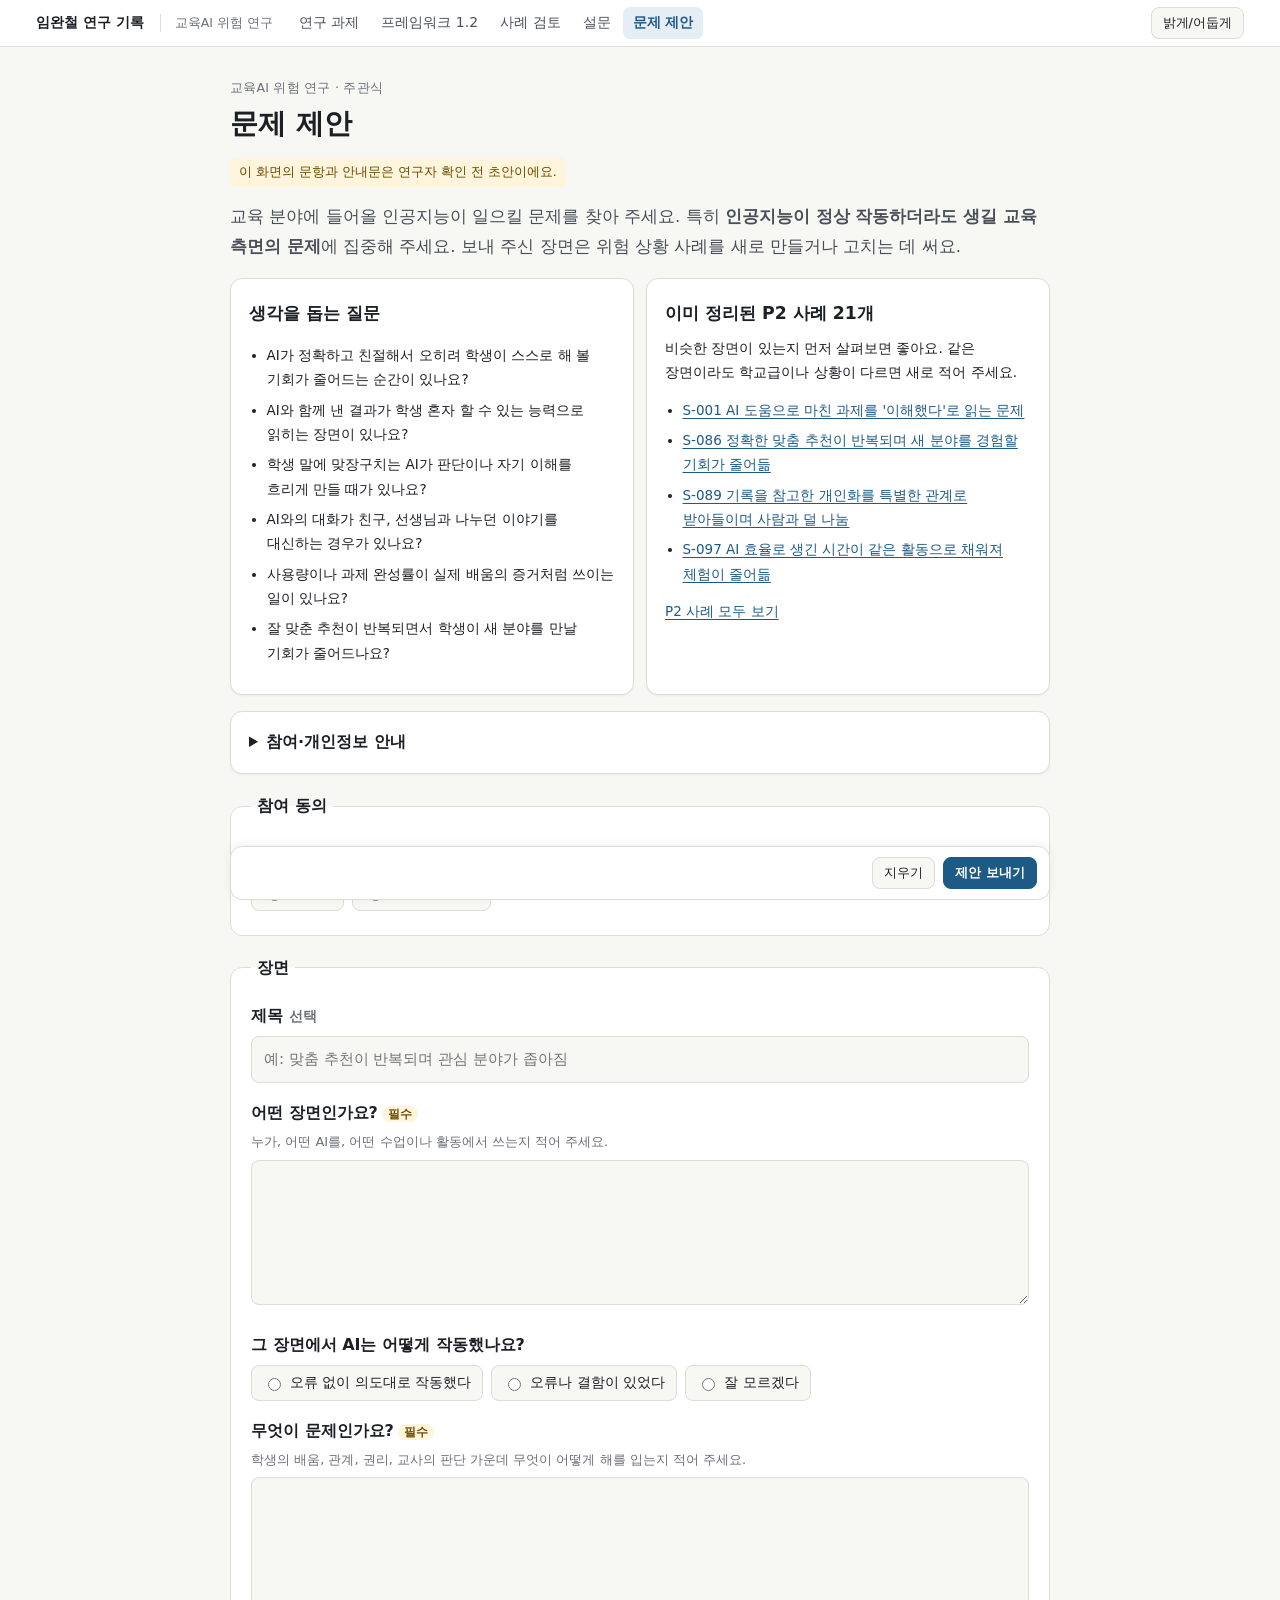
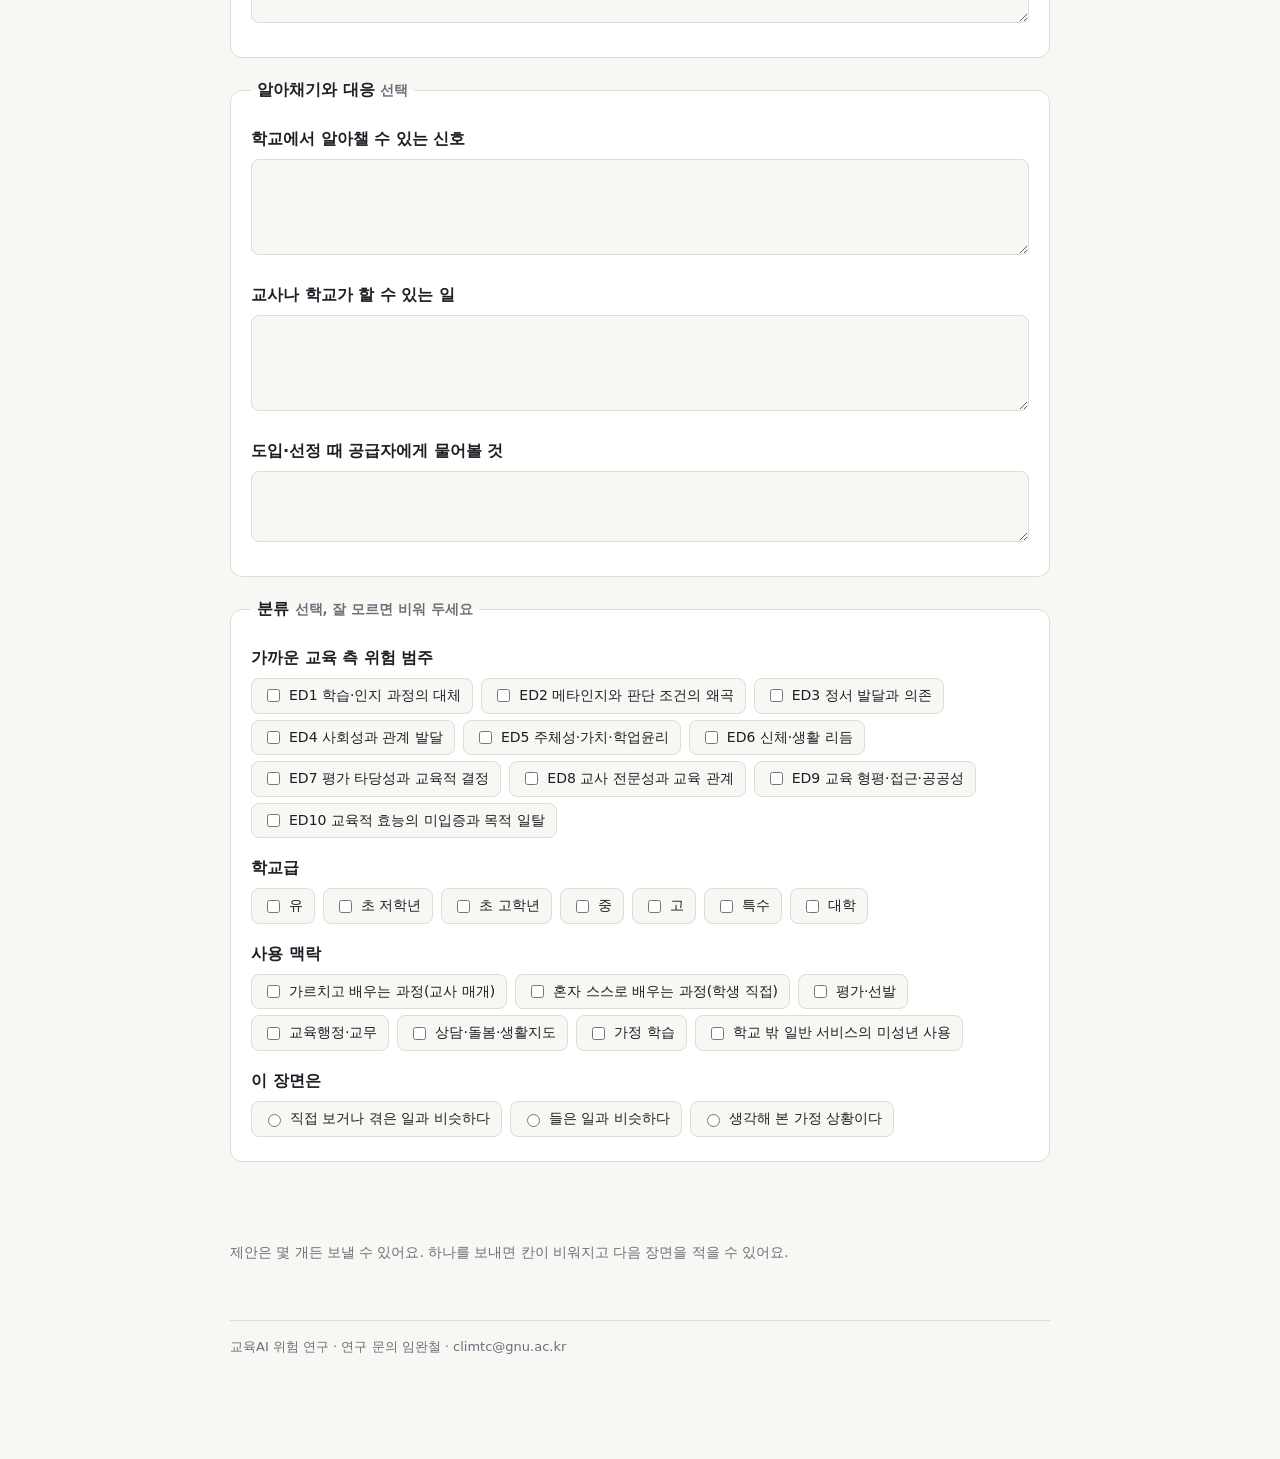
<file: projects/education-ai-risk-ideas.html>
<!doctype html>
<html lang="ko">
<head>
<meta charset="utf-8">
<meta name="viewport" content="width=device-width,initial-scale=1">
<title>문제 제안 · 교육AI 위험 연구</title>
<style>

:root{
  color-scheme:light;
  --bg:#f7f7f4; --paper:#ffffff; --panel:#f0efea; --ink:#1c1f24; --ink2:#4a4f57; --muted:#6c7079;
  --line:#dddcd5; --line2:#e9e8e2; --accent:#1d5a86; --accent-soft:#e6eef5; --hl:#fff4dc; --hl-ink:#6b4a00;
  --done:#0f7a3a; --part:#9a6200; --none:#7a7f88;
  --p2:#2a78d6; --p1:#eb6834; --p3:#1baf7a; --p4:#eda100; --p5:#e87ba4; --shadow:0 1px 2px rgba(0,0,0,.05);
  --eh-bg:var(--paper); --eh-line:var(--line); --eh-ink:var(--ink); --eh-ink2:var(--ink2); --eh-muted:var(--muted); --eh-soft:var(--accent-soft); --eh-accent:var(--accent);
}
@media (prefers-color-scheme:dark){:root:not([data-theme="light"]){
  color-scheme:dark;
  --bg:#161716; --paper:#1d1e1d; --panel:#222321; --ink:#ecebe6; --ink2:#c3c1b8; --muted:#9a988f;
  --line:#363633; --line2:#2b2c2a; --accent:#7fb6dd; --accent-soft:#1f2c36; --hl:#3a2f12; --hl-ink:#f3d58a;
  --done:#5cc486; --part:#e2a84a; --none:#8d9098;
  --p2:#3987e5; --p1:#d95926; --p3:#199e70; --p4:#c98500; --p5:#d55181; --shadow:none;
}}
:root[data-theme="dark"]{
  color-scheme:dark;
  --bg:#161716; --paper:#1d1e1d; --panel:#222321; --ink:#ecebe6; --ink2:#c3c1b8; --muted:#9a988f;
  --line:#363633; --line2:#2b2c2a; --accent:#7fb6dd; --accent-soft:#1f2c36; --hl:#3a2f12; --hl-ink:#f3d58a;
  --done:#5cc486; --part:#e2a84a; --none:#8d9098;
  --p2:#3987e5; --p1:#d95926; --p3:#199e70; --p4:#c98500; --p5:#d55181; --shadow:none;
}
*{box-sizing:border-box}
html{scroll-padding-top:64px}
body{margin:0;background:var(--bg);color:var(--ink);font:16px/1.8 "Pretendard","Apple SD Gothic Neo","Noto Sans KR","Malgun Gothic",system-ui,sans-serif;word-break:keep-all;overflow-wrap:anywhere}
a{color:var(--accent);text-underline-offset:3px}
.btn{border:1px solid var(--line);background:var(--bg);color:var(--ink);border-radius:8px;padding:6px 11px;font:inherit;font-size:13px;cursor:pointer;text-decoration:none;display:inline-block;line-height:1.4}
.btn:hover{border-color:var(--accent)}
.btn.primary{background:var(--accent);color:var(--paper);border-color:var(--accent);font-weight:600}


.eair-h{position:sticky;top:0;z-index:60;background:var(--eh-bg,#fff);border-bottom:1px solid var(--eh-line,#dddcd5);
  font:14px/1.4 "Pretendard","Apple SD Gothic Neo","Noto Sans KR","Malgun Gothic",system-ui,sans-serif;word-break:keep-all}
.eair-h *{box-sizing:border-box}
.eair-in{max-width:1240px;margin:0 auto;padding:7px max(16px,env(safe-area-inset-left,0px));display:flex;align-items:center;gap:6px 16px;flex-wrap:wrap}
.eair-brand{font-weight:700;color:var(--eh-ink,#1c1f24);text-decoration:none;white-space:nowrap}
.eair-brand:hover{color:var(--eh-accent,#1d5a86)}
.eair-proj{color:var(--eh-muted,#6c7079);font-size:12.5px;white-space:nowrap;padding-left:14px;border-left:1px solid var(--eh-line,#dddcd5)}
.eair-tabs{display:flex;gap:2px;overflow-x:auto;scrollbar-width:none;min-width:0;flex:1}
.eair-tabs::-webkit-scrollbar{display:none}
.eair-tabs a{padding:6px 10px;border-radius:7px;color:var(--eh-ink2,#4a4f57);text-decoration:none;white-space:nowrap}
.eair-tabs a:hover{background:var(--eh-soft,#e6eef5);color:var(--eh-ink,#1c1f24)}
.eair-tabs a[aria-current=page]{background:var(--eh-soft,#e6eef5);color:var(--eh-accent,#1d5a86);font-weight:700}
.eair-tools{display:flex;gap:8px;align-items:center;margin-left:auto}
@media (max-width:760px){.eair-proj{display:none}.eair-tabs{order:5;flex-basis:100%}}
@media print{.eair-h{display:none}}

main{max-width:860px;margin:0 auto;padding:30px 20px 100px}
h1{font-size:1.75em;line-height:1.35;margin:.2em 0 .5em}
h2{font-size:1.25em;margin:1.8em 0 .5em}
h3{font-size:1.08em;margin:.2em 0 .3em}
p,li{margin:.45em 0}
ul{padding-left:1.3em}
.eyebrow{font-size:12.5px;color:var(--muted);letter-spacing:.02em}
.lede{font-size:1.04em;color:var(--ink2)}
.muted{color:var(--muted)} .small{font-size:13.5px}
.card{background:var(--paper);border:1px solid var(--line);border-radius:12px;padding:16px 18px;box-shadow:var(--shadow)}
.grid2{display:grid;grid-template-columns:repeat(auto-fit,minmax(260px,1fr));gap:12px;margin:16px 0}
.draftnote{display:inline-block;font-size:12.5px;background:var(--hl);color:var(--hl-ink);border-radius:6px;padding:3px 9px;margin:0 0 8px}
.notice{margin:16px 0}.notice summary{cursor:pointer;font-weight:600}
.qform fieldset{border:1px solid var(--line);border-radius:12px;background:var(--paper);padding:16px 20px 6px;margin:18px 0}
.qform legend{font-weight:700;padding:0 6px}
.qi{margin:6px 0 18px}
.ql{font-weight:600;margin:.2em 0 .45em;display:block;line-height:1.55}
.hint{font-size:13px;color:var(--muted);margin:-.2em 0 .45em}
.req{font-size:11.5px;color:var(--hl-ink);background:var(--hl);padding:1px 6px;border-radius:999px;font-weight:600;margin-left:4px}
.opts{display:flex;flex-wrap:wrap;gap:6px 8px}
.opts label{display:inline-flex;align-items:center;gap:6px;border:1px solid var(--line);border-radius:8px;padding:7px 11px;font-size:14px;cursor:pointer;background:var(--bg);line-height:1.4}
.opts label:has(input:checked){border-color:var(--accent);background:var(--accent-soft)}
.opts label:has(input:disabled){opacity:.5;cursor:not-allowed}
.qform textarea,.qform input[type=text]{width:100%;padding:10px 12px;border:1px solid var(--line);border-radius:8px;background:var(--bg);color:var(--ink);font:inherit;font-size:15px;line-height:1.65}
.qcard{border-top:1px solid var(--line2);padding-top:14px;margin-top:14px}
.qcard:first-of-type{border-top:0;margin-top:0;padding-top:0}
.sticky-bar{position:sticky;bottom:0;display:flex;gap:8px;align-items:center;flex-wrap:wrap;background:var(--paper);border:1px solid var(--line);border-radius:12px;padding:10px 12px;margin-top:14px;box-shadow:0 -2px 10px rgba(0,0,0,.06)}
.sticky-bar .grow{flex:1}
.okbox,.warnbox{border-radius:10px;padding:12px 14px;margin:12px 0}
.okbox{background:var(--accent-soft)} .warnbox{background:var(--hl);color:var(--hl-ink)}
.okbox p,.warnbox p{margin:.3em 0}
.chips{display:flex;flex-wrap:wrap;gap:6px;margin:8px 0}
footer.pg{margin-top:56px;padding-top:14px;border-top:1px solid var(--line);font-size:13px;color:var(--muted)}
</style>
</head>
<body>
<header class="eair-h"><div class="eair-in"><a class="eair-brand" href="../index.html">임완철 연구 기록</a><span class="eair-proj">교육AI 위험 연구</span><nav class="eair-tabs" aria-label="교육AI 위험 연구 페이지"><a href="education-ai-risk-detection.html">연구 과제</a><a href="education-ai-rmf.html">프레임워크 1.2</a><a href="education-ai-rmf-case-atlas.html">사례 검토</a><a href="education-ai-risk-survey.html">설문</a><a href="education-ai-risk-ideas.html" aria-current="page">문제 제안</a></nav><div class="eair-tools"><button class="btn" id="theme" type="button">밝게/어둡게</button></div></div></header>
<main><div id="main"></div><footer class="pg">교육AI 위험 연구 · 연구 문의 임완철 · climtc@gnu.ac.kr</footer></main>
<script>
const D = {"riskdefs": {"ED1": {"side": "교육", "name": "학습·인지 과정의 대체", "defn": "AI가 학습자가 스스로 수행해야 할 사고, 인출, 생산적 고투를 대신하여 AI 없이 수행하는 능력과 유지되는 학습이 줄어드는 위험이다.", "ex": "정답과 풀이를 바로 제공하는 튜터; 과제 수행량은 늘었으나 AI 없는 시험 수행 하락; 탐색 경로의 조기 폐쇄"}, "ED2": {"side": "교육", "name": "메타인지와 판단 조건의 왜곡", "defn": "AI의 동조, 과신, 편향된 확증이 학습자의 자기 이해와 판단 근거를 왜곡하여 실제보다 높은 역량을 믿게 하거나 반대 증거를 다루지 못하게 하는 위험이다.", "ex": "틀린 풀이에 동조하는 아첨; 역량 착각; 확증 편향 강화와 에코챔버"}, "ED3": {"side": "교육", "name": "정서 발달과 의존", "defn": "학습자와 AI의 정서적 상호작용에서 생긴 위해이다. 정서적 의존·애착, AI 응답이 낳은 수치심·불안, 위기 신호에 대한 부적절한 응답이나 사람의 도움으로의 연결 실패가 여기에 든다. 다른 위해(딥페이크 피해, 오판 징계 등)에 따르는 정서적 고통은 그 위해의 결과로 다루고 이 범주에 넣지 않는다.", "ex": "동반자형 챗봇 정서 의존; 자해 신호에 대한 부적절 응답; 교정 과정의 수치심 유발"}, "ED4": {"side": "교육", "name": "사회성과 관계 발달", "defn": "의인화된 AI와의 준사회적 관계가 또래와 교사와의 상호작용, 협력 학습을 대체하거나, AI가 타인을 사칭하거나 관계를 조작하는 데 쓰이는 위험이다.", "ex": "대인소통 회피; 급우·교사를 사칭한 챗봇; 딥페이크를 이용한 괴롭힘"}, "ED5": {"side": "교육", "name": "주체성·가치·학업윤리", "defn": "AI가 학습 주도성과 자기결정, 가치 형성에 개입하거나 설득과 보상으로 행동을 유도하고, 학업 정직성의 조건을 흔드는 위험이다.", "ex": "결단 회피와 판단 위임; 보상과 설득을 통한 행동 유도; 규범에 대한 과잉 순응"}, "ED6": {"side": "교육", "name": "신체·생활 리듬", "defn": "화면 노출, 수면, 주의와 시간의 잠식, 신체활동 감소, 그리고 디지털 설명을 현실에서 잘못 실행하여 신체 위해가 생기는 위험이다.", "ex": "야간 장시간 사용; 주의와 시간의 잠식; 실험·운동 안전 설명의 오용"}, "ED7": {"side": "교육", "name": "평가 타당성과 교육적 결정", "defn": "AI가 관여한 평가, 진단, 배치, 징계가 학습의 실제 상태를 타당하게 반영하지 못하거나, 학생에게 낙인을 남기거나, 이의제기 기회를 줄이는 위험이다.", "ex": "AI 탐지기 오판에 따른 부정행위 처분; 자동 채점 오류; 오류 진단 고착"}, "ED8": {"side": "교육", "name": "교사 전문성과 교육 관계", "defn": "AI 때문에 교사의 전문적 판단·역할·교육 관계가 훼손되는 위험이다. 판단과 공동 숙의의 대체, 책임 전가나 책임 경로의 소실, 탈숙련, 교사에 대한 감시, 교사를 표적으로 한 AI 오용 피해(교원 딥페이크 등)가 여기에 든다. 교사가 가해자인 오용은 피해에 해당하는 범주와 의도적 오용 경로(P5)로 다루고, 기관의 관리 책임은 거버넌스 영역의 관리 항목에서 다룬다.", "ex": "교사 탈숙련; 책임 경로의 소실; 교사 판단과 공동 숙의의 대체"}, "ED9": {"side": "교육", "name": "교육 형평·접근·공공성", "defn": "AI 도입이 접근, 참여 기회, 자원 배분에서 구조적 격차를 키우거나, 언어·문화·장애에 따른 접근을 배제하거나, 교육과정·발달 시점과 어긋나거나, 서비스 종료·전환으로 학습이 끊기는 위험이다. 개별 평가·선발·처분 결정의 차별은 ED7(결과)과 TE3(집단 차이)으로 기록한다. 상업 목표의 학습 목표 침투는 ED10으로 기록한다.", "ex": "유료 AI 구독 격차; 언어와 문화의 오인; 장애와 접근성 요구의 배제"}, "ED10": {"side": "교육", "name": "교육적 효능의 미입증과 목적 일탈", "defn": "교육적 효과의 근거 없이 AI가 도입·확산되거나, 대리 지표(사용량·과제 완성)가 학습 목표를 대신하거나, 감시·관리·상업 목적(상업 목표의 학습 목표 침투 포함)이 교육 목적을 밀어내어 교육의 기회비용이 생기는 위험이다. 학습자 개인의 학습 대체는 ED1, 접근 격차는 ED9로 기록한다.", "ex": "효능 근거 없는 대규모 도입; 사용률을 성과로 보고; 교육 목표 일탈(감시 문화)"}, "TE1": {"side": "기술", "name": "정확성과 사실 무결성", "defn": "환각, 교육과정 내용 오류, 출처 세탁, 불확실성 은폐, 정정 거부, 합성 자료를 실제 증거로 제시하는 등 출력의 사실성이 무너지는 위험이다.", "ex": "허위 인용이 들어간 교육 보고서; 교과 내용 오류; 출처 세탁"}, "TE2": {"side": "기술", "name": "유해·연령 부적합 콘텐츠", "defn": "성적 콘텐츠, 자해·자살 조장, 폭력, 혐오, 위험 행동 안내 등 미성년에게 부적합한 출력과 합성 성착취물 생성, 그리고 안전장치 우회(탈옥)의 위험이다.", "ex": "미성년과의 성적 역할극; 자해 방법 안내; 학교 내 딥페이크 성착취물 생성"}, "TE3": {"side": "기술", "name": "편향·차별·동질화", "defn": "채점, 탐지, 추천, 선별 모델이 집단에 따라 다르게 작동하거나 고정관념을 재생산하거나 산출물의 다양성을 줄이는 위험이다.", "ex": "비원어민 글에 대한 AI 탐지기 오탐 편향; 학자금 부정수급 선별 알고리즘의 간접차별; 조기경보 시스템의 인종 편향"}, "TE4": {"side": "기술", "name": "프라이버시와 학생 데이터 거버넌스", "defn": "학생과 교사 데이터의 과다 수집, 목적 외 이용, 모델 학습 투입, 사적 대화의 감시 전환, 보존과 파기 실패의 위험이다.", "ex": "사적 대화의 감시 전환; 자료 이용 목적의 무표시 확장; 교사가 학생 정보를 상용 AI에 입력"}, "TE5": {"side": "기술", "name": "보안과 적대적 견고성", "defn": "교육 시스템 침해와 유출, 프롬프트 주입에 의한 목표 탈취, 맥락과 기억의 오염, 에이전트형 AI의 학교 시스템 접근 등 공격과 오용에 대한 취약성이다.", "ex": "학생정보 시스템 대규모 침해; 과제 문서 속 숨은 지시로 채점 조작; 맥락과 기억의 오염"}, "TE6": {"side": "기술", "name": "투명성·설명가능성·출처표시", "defn": "AI 사용 여부, 생성물의 출처, 결정의 근거, 모델의 한계가 교사·학생·보호자에게 고지·설명·표시되지 않아 검증과 이의제기가 막히는 위험이다. 고지·설명·출처 표시의 부재가 위해의 원인일 때 이 범주로 본다. 합성물을 실제 증거처럼 제시한 경우는 TE1이다.", "ex": "AI 생성 여부 미표시; 자동 결정의 근거 미제공; 모델 카드와 한계 정보 부재"}, "TE7": {"side": "기술", "name": "사람의 감독 가능성", "defn": "자동화 편향, 사람 검토의 형식화, 감독자가 개입하거나 출력을 무효화하기 어려운 구조, 경보 뒤 사람 판단의 실패, 위임 범위를 넘는 자동 실행 등 시스템과 운영 설계가 사람의 감독과 통제를 약화시키는 위험이다. 관계·몰입 설계는 TE11에서 다룬다.", "ex": "교사 검토 단계를 형식화하는 인터페이스; 감시 소프트웨어 경보 뒤 사람 검토 없이 징계로 연결; 검토 의견의 승인 격상"}, "TE8": {"side": "기술", "name": "가치사슬·공급자·운영 연속성", "defn": "제3자 모델과 공급자 의존, 공급자 파산과 서비스 중단, 통지 없는 모델 업데이트에 따른 행동 변화, 종속과 이전 불가능성의 위험이다.", "ex": "교육구 챗봇 공급자의 붕괴; 모델 업데이트로 아첨 증가 후 철회; 서비스 종료"}, "TE9": {"side": "기술", "name": "지식재산과 학생 저작물", "defn": "학생과 교사의 저작물이 동의 없이 학습 데이터로 쓰이거나, 생성물이 저작권을 침해하거나, 공동 산출물의 귀속이 불분명해지는 위험이다.", "ex": "학생 과제의 모델 학습 투입; 교사 수업자료의 무단 재사용"}, "TE10": {"side": "기술", "name": "환경과 자원 비용", "defn": "학습과 추론의 에너지와 자원 비용, 그리고 그 비용이 교육 예산과 인적 노동에 전가되면서 드러나지 않는 위험이다.", "ex": "환경과 인적 비용의 은폐"}, "TE11": {"side": "기술", "name": "관계·몰입 설계", "defn": "의인화, 사적 관계 형성 유도, 참여·사용 시간 극대화, 아첨(동조) 설계, 다크 패턴처럼 제품 설계가 사용자를 관계와 몰입으로 이끌어 판단·정서·시간에 영향을 주는 위험이다. 출력 내용 자체의 유해성은 TE2, 그 결과 학습자에게 생긴 위해는 ED 범주로 따로 기록한다.", "ex": "참여 유지를 최적화하는 동반자 설계; 아첨 증가를 낳은 모델 업데이트; 미성년 사용 시간 연장 장치"}}, "ctx": {"TL": "가르치고 배우는 과정(교사 매개)", "SL": "혼자 스스로 배우는 과정(학생 직접)", "AS": "평가·선발", "AD": "교육행정·교무", "CW": "상담·돌봄·생활지도", "HM": "가정 학습", "OUT": "학교 밖 일반 서비스의 미성년 사용"}, "endpoint": "", "version": "2026-11-07 초안", "draft": true, "p2count": 21, "examples": [{"id": "S-001", "anchor": "S-001-AI-도움으로-마친-과제를-이해했다로-읽는-문제", "title": "AI 도움으로 마친 과제를 '이해했다'로 읽는 문제"}, {"id": "S-086", "anchor": "S-086-정확한-맞춤-추천이-반복되며-새-분야를-경험할-기회가-줄어듦", "title": "정확한 맞춤 추천이 반복되며 새 분야를 경험할 기회가 줄어듦"}, {"id": "S-089", "anchor": "S-089-기록을-참고한-개인화를-특별한-관계로-받아들이며-사람과-덜-나눔", "title": "기록을 참고한 개인화를 특별한 관계로 받아들이며 사람과 덜 나눔"}, {"id": "S-097", "anchor": "S-097-AI-효율로-생긴-시간이-같은-활동으로-채워져-체험이-줄어듦", "title": "AI 효율로 생긴 시간이 같은 활동으로 채워져 체험이 줄어듦"}], "page": "ideas"};
(function(){
'use strict';
const $ = s => document.querySelector(s);
const esc = s => String(s).replace(/[&<>"]/g, c => ({'&':'&amp;','<':'&lt;','>':'&gt;','"':'&quot;'}[c]));
const RMF = 'education-ai-rmf.html';
const store = {
  get(k){ try { return JSON.parse(localStorage.getItem(k) || 'null'); } catch(e) { return null; } },
  set(k, v){ try { localStorage.setItem(k, JSON.stringify(v)); } catch(e) {} },
  del(k){ try { localStorage.removeItem(k); } catch(e) {} }
};
function myCode(){
  let c = store.get('eair.code');
  if (!c) { const A = 'ABCDEFGHJKLMNPQRSTUVWXYZ23456789'; const r = new Uint32Array(6); crypto.getRandomValues(r);
    c = 'T-' + Array.from(r, x => A[x % A.length]).join(''); store.set('eair.code', c); }
  return c;
}
function download(name, text){
  const a = document.createElement('a'); a.href = URL.createObjectURL(new Blob([text], {type:'application/json'})); a.download = name; a.click();
  setTimeout(() => URL.revokeObjectURL(a.href), 2000);
}
async function submit(kind, answers, box){
  const payload = {form: kind, form_version: D.version, code: myCode(), submitted_at: new Date().toISOString(), answers};
  const text = JSON.stringify(payload, null, 1);
  if (D.endpoint) {
    box.innerHTML = '<p>보내는 중이에요…</p>';
    try {
      await fetch(D.endpoint, {method:'POST', mode:'no-cors', headers:{'Content-Type':'text/plain;charset=utf-8'}, body: JSON.stringify(payload)});
      box.innerHTML = `<div class="okbox"><b>보냈어요. 고맙습니다.</b><p>참여 코드 <code>${payload.code}</code>. 응답 철회를 요청할 때 이 코드를 알려 주세요.</p></div>`;
      return true;
    } catch(e) { box.innerHTML = '<p class="warnbox">보내지 못했어요. 인터넷 연결을 확인하고 다시 눌러 주세요. 아래 단추로 응답을 파일로 저장해 둘 수도 있어요.</p>'; }
  } else {
    box.innerHTML = `<div class="warnbox"><b>아직 응답을 받을 주소가 연결되지 않았어요.</b><p>지금은 미리보기 판이에요. 응답 내용은 아래 단추로 파일로 저장하거나 복사할 수 있어요.</p></div>`;
  }
  const b1 = document.createElement('button'); b1.className = 'btn'; b1.type = 'button'; b1.textContent = '응답 파일로 저장';
  b1.onclick = () => download(`${kind}-${payload.code}-${Date.now()}.json`, text);
  const b2 = document.createElement('button'); b2.className = 'btn'; b2.type = 'button'; b2.textContent = '응답 내용 복사';
  b2.onclick = () => navigator.clipboard && navigator.clipboard.writeText(text).then(() => b2.textContent = '복사했어요');
  const p = document.createElement('p'); p.className = 'chips'; p.append(b1, b2); box.appendChild(p);
  return false;
}
const L4 = ['전혀 아니다','별로 아니다','대체로 그렇다','매우 그렇다','판단하기 어렵다'];
const radios = (name, opts, val, req) => `<div class="opts">${opts.map(o => `<label><input type="radio" name="${name}" value="${esc(o)}"${val===o?' checked':''}${req?' required':''}> ${esc(o)}</label>`).join('')}</div>`;
const checks = (name, opts, vals, max) => `<div class="opts"${max?` data-max="${max}"`:''}>${opts.map(([v,l]) => `<label><input type="checkbox" name="${name}" value="${esc(v)}"${(vals||[]).includes(v)?' checked':''}> ${esc(l)}</label>`).join('')}</div>`;
function readForm(form){
  const o = {};
  new FormData(form).forEach((v, k) => { o[k] = k in o ? [].concat(o[k], v) : v; });
  form.querySelectorAll('input[type=checkbox]').forEach(x => { if (!(x.name in o)) o[x.name] = []; else if (!Array.isArray(o[x.name])) o[x.name] = [o[x.name]]; });
  return o;
}
function limitChecks(form){
  form.querySelectorAll('.opts[data-max]').forEach(g => {
    const max = +g.dataset.max, boxes = [...g.querySelectorAll('input[type=checkbox]')];
    const upd = () => { const n = boxes.filter(b => b.checked).length; boxes.forEach(b => b.disabled = !b.checked && n >= max); };
    boxes.forEach(b => b.addEventListener('change', upd)); upd();
  });
}
const NOTICE = `<details class="card notice"><summary>참여·개인정보 안내</summary>
  <p>이 설문과 문제 제안은 「교육AI 위험관리 프레임워크」의 위험 범주와 위험 상황 사례를 보완하는 데 써요. 학생이나 참여 교사의 역량을 평가하지 않아요.</p>
  <p>이름, 이메일, 연락처, 학교명, 지역, 학생 정보는 받지 않아요. 서술하는 칸에도 자신이나 학생, 학교를 알아볼 수 있는 내용과 상세한 사건 경험은 적지 말아 주세요.</p>
  <p>참여는 자발적이며, 답하지 않은 문항이 있어도 불이익이 없어요. 이 화면에서 자동으로 만든 참여 코드가 응답과 함께 저장돼요. 응답 철회는 참여 코드를 연구 문의처로 보내 요청할 수 있어요.</p>
  <p>보관 기간, 저장 위치, 결과 공개 범위는 연구자가 정해 이 안내에 적어요.</p>
  <p>연구 문의·철회 요청: 임완철 · climtc@gnu.ac.kr</p></details>`;
const DRAFT = D.draft ? `<p class="draftnote">이 화면의 문항과 안내문은 연구자 확인 전 초안이에요.</p>` : '';
const EDs = Object.keys(D.riskdefs).filter(k => k.startsWith('ED'));
const consentBlock = v => `<fieldset><legend>참여 동의</legend><div class="qi"><p class="ql">안내를 읽고 자발적으로 참여하는 데 동의해요<span class="req">필수</span></p>${radios('consent',['동의함','동의하지 않음'],v,true)}</div></fieldset>`;

function survey(){
  const s = store.get('eair.survey') || {};
  const nQ = 1 + 4 + EDs.length * 2 + 4 + 1;
  $('#main').innerHTML = `<div class="eyebrow">교육AI 위험 연구 · 설문</div><h1>정상 작동해도 생기는 교육 측 문제</h1>${DRAFT}
  <p class="lede">이 연구는 AI가 고장 나지 않고 의도대로 작동하는데도 교육이 해를 입는 경우(경로 P2)를 가장 덜 채워진 자리로 보고 있어요. 지금까지 모은 관찰 사례 168건 가운데 P2는 12건이에요. 프레임워크의 교육 측 위험 10개 범주를 하나씩 보면서, 선생님 학교에서 생길 수 있는지 답해 주세요.</p>
  <p class="muted small">모두 ${nQ}문항이에요. 답한 내용은 이 브라우저에 임시로 남으니, 시간 날 때 조금씩 답하고 마지막에 보내 주셔도 돼요. 동료 선생님께 이 주소를 나누어 주셔도 좋아요. 사례 하나하나를 평정하는 설문은 <a href="education-ai-rmf-case-atlas.html">사례 검토</a>에 따로 있어요.</p>
  ${NOTICE}
  <form id="f" class="qform">${consentBlock(s.consent)}
    <fieldset><legend>배경</legend>
      <div class="qi"><p class="ql">학교급</p>${radios('bg_level',['유','초','중','고','특수','기타','해당 없음'],s.bg_level)}</div>
      <div class="qi"><p class="ql">교직 경력</p>${radios('bg_career',['5년 미만','5년 이상 10년 미만','10년 이상 20년 미만','20년 이상','교직 경력 없음'],s.bg_career)}</div>
      <div class="qi"><p class="ql">주 역할 <span class="muted small">여럿 고를 수 있어요</span></p>${checks('bg_role',['담임','교과','정보·AI 담당','학교 관리자','기타'].map(x=>[x,x]),s.bg_role)}</div>
      <div class="qi"><p class="ql">생성형 AI 활용 빈도</p>${radios('bg_ai',['거의 없음','학기에 몇 번','월 몇 번','주 1회 이상'],s.bg_ai)}</div></fieldset>
    <fieldset><legend>교육 측 위험 10개 범주</legend>${EDs.map((k, i) => { const r = D.riskdefs[k];
      return `<div class="qcard"><div class="eyebrow">${i+1} / ${EDs.length} · ${k}</div><h3>${esc(r.name)}</h3>
      <p class="small">${esc(r.defn)}</p><p class="small muted">예: ${esc(r.ex.replace(/; /g,', '))}</p>
      <div class="qi"><p class="ql">AI가 오류 없이 의도대로 작동해도, 이 문제가 내가 일하는 학교급에서 생길 수 있다</p>${radios(k+'_likely', L4, s[k+'_likely'])}</div>
      <div class="qi"><p class="ql">비슷한 장면을 직접 보거나 들은 적이 있다</p>${radios(k+'_seen', ['있다','없다','잘 모르겠다'], s[k+'_seen'])}</div></div>`; }).join('')}</fieldset>
    <fieldset><legend>알아채기와 대응</legend>
      <div class="qi"><p class="ql">AI가 정상 작동할 때 생기는 교육 측 문제를 우리 학교에서 알아챌 방법이 있다</p>${radios('b_notice', L4, s.b_notice)}</div>
      <div class="qi"><p class="ql">이런 문제를 알게 되면 학교 안에서 알리고 의논할 경로가 있다</p>${radios('b_route', L4, s.b_route)}</div>
      <div class="qi"><p class="ql">AI 도구를 고르거나 도입할 때 이런 문제를 확인해 본 적이 있다</p>${radios('b_adopt', ['있다','없다','도입·선정에 관여하지 않았다'], s.b_adopt)}</div>
      <div class="qi"><p class="ql">먼저 다루어야 할 범주를 세 개까지 골라 주세요</p>${checks('b_top3', EDs.map(k => [k, k + ' ' + D.riskdefs[k].name]), s.b_top3, 3)}</div></fieldset>
    <fieldset><legend>더 하고 싶은 말</legend>
      <div class="qi"><p class="ql">가장 걱정되는 장면이 있으면 짧게 적어 주세요 <span class="muted small">선택</span></p><textarea name="c_worry" rows="4" maxlength="2000">${esc(s.c_worry||'')}</textarea>
      <p class="muted small">장면을 자세히 적고 싶으면 <a href="education-ai-risk-ideas.html">문제 제안</a> 화면을 써 주세요.</p></div></fieldset>
    <div class="sticky-bar"><span id="prog" class="muted small"></span><span class="grow"></span><button class="btn" type="button" id="clear">지우고 처음부터</button><button class="btn primary" type="submit">설문 보내기</button></div>
    <div id="result"></div></form>`;
  const f = $('#f'); limitChecks(f);
  const names = [...new Set([...f.querySelectorAll('input[type=radio]')].map(x => x.name))];
  const prog = () => { const o = readForm(f); $('#prog').textContent = `객관식 ${names.filter(n => o[n]).length} / ${names.length} 답함 · 이 브라우저에 임시 저장됨`; store.set('eair.survey', o); };
  f.addEventListener('change', prog); f.addEventListener('input', prog); prog();
  $('#clear').onclick = () => { if (confirm('이 브라우저에 남은 설문 답을 지울까요?')) { store.del('eair.survey'); survey(); } };
  f.addEventListener('submit', async e => { e.preventDefault(); const o = readForm(f);
    if (o.consent !== '동의함') { $('#result').innerHTML = '<p class="warnbox">참여 동의에 ‘동의함’을 골라야 보낼 수 있어요.</p>'; return; }
    if (await submit('survey', o, $('#result'))) store.del('eair.survey'); });
}

function ideas(){
  const s = store.get('eair.idea') || {};
  const sent = store.get('eair.ideas.sent') || [];
  $('#main').innerHTML = `<div class="eyebrow">교육AI 위험 연구 · 주관식</div><h1>문제 제안</h1>${DRAFT}
  <p class="lede">교육 분야에 들어올 인공지능이 일으킬 문제를 찾아 주세요. 특히 <b>인공지능이 정상 작동하더라도 생길 교육 측면의 문제</b>에 집중해 주세요. 보내 주신 장면은 위험 상황 사례를 새로 만들거나 고치는 데 써요.</p>
  <div class="grid2">
    <div class="card"><h3>생각을 돕는 질문</h3><ul class="small">
      <li>AI가 정확하고 친절해서 오히려 학생이 스스로 해 볼 기회가 줄어드는 순간이 있나요?</li>
      <li>AI와 함께 낸 결과가 학생 혼자 할 수 있는 능력으로 읽히는 장면이 있나요?</li>
      <li>학생 말에 맞장구치는 AI가 판단이나 자기 이해를 흐리게 만들 때가 있나요?</li>
      <li>AI와의 대화가 친구, 선생님과 나누던 이야기를 대신하는 경우가 있나요?</li>
      <li>사용량이나 과제 완성률이 실제 배움의 증거처럼 쓰이는 일이 있나요?</li>
      <li>잘 맞춘 추천이 반복되면서 학생이 새 분야를 만날 기회가 줄어드나요?</li></ul></div>
    <div class="card"><h3>이미 정리된 P2 사례 ${D.p2count}개</h3>
      <p class="small">비슷한 장면이 있는지 먼저 살펴보면 좋아요. 같은 장면이라도 학교급이나 상황이 다르면 새로 적어 주세요.</p>
      <ul class="small">${D.examples.map(c => `<li><a href="${RMF}#${encodeURIComponent(c.anchor)}">${c.id} ${esc(c.title)}</a></li>`).join('')}</ul>
      <p class="small"><a href="${RMF}#cases?path=P2">P2 사례 모두 보기</a></p></div>
  </div>
  ${NOTICE}
  <form id="f" class="qform">${consentBlock(s.consent)}
    <fieldset><legend>장면</legend>
      <div class="qi"><label class="ql" for="i_title">제목 <span class="muted small">선택</span></label><input type="text" id="i_title" name="title" maxlength="120" value="${esc(s.title||'')}" placeholder="예: 맞춤 추천이 반복되며 관심 분야가 좁아짐"></div>
      <div class="qi"><label class="ql" for="i_scene">어떤 장면인가요?<span class="req">필수</span></label><p class="hint">누가, 어떤 AI를, 어떤 수업이나 활동에서 쓰는지 적어 주세요.</p><textarea id="i_scene" name="scene" rows="5" maxlength="3000" required>${esc(s.scene||'')}</textarea></div>
      <div class="qi"><p class="ql">그 장면에서 AI는 어떻게 작동했나요?</p>${radios('ai_state',['오류 없이 의도대로 작동했다','오류나 결함이 있었다','잘 모르겠다'],s.ai_state)}</div>
      <div class="qi"><label class="ql" for="i_problem">무엇이 문제인가요?<span class="req">필수</span></label><p class="hint">학생의 배움, 관계, 권리, 교사의 판단 가운데 무엇이 어떻게 해를 입는지 적어 주세요.</p><textarea id="i_problem" name="problem" rows="5" maxlength="3000" required>${esc(s.problem||'')}</textarea></div></fieldset>
    <fieldset><legend>알아채기와 대응 <span class="muted small">선택</span></legend>
      <div class="qi"><label class="ql" for="i_signal">학교에서 알아챌 수 있는 신호</label><textarea id="i_signal" name="signal" rows="3" maxlength="2000">${esc(s.signal||'')}</textarea></div>
      <div class="qi"><label class="ql" for="i_action">교사나 학교가 할 수 있는 일</label><textarea id="i_action" name="action" rows="3" maxlength="2000">${esc(s.action||'')}</textarea></div>
      <div class="qi"><label class="ql" for="i_ask">도입·선정 때 공급자에게 물어볼 것</label><textarea id="i_ask" name="ask" rows="2" maxlength="1500">${esc(s.ask||'')}</textarea></div></fieldset>
    <fieldset><legend>분류 <span class="muted small">선택, 잘 모르면 비워 두세요</span></legend>
      <div class="qi"><p class="ql">가까운 교육 측 위험 범주</p>${checks('ed', EDs.map(k => [k, k + ' ' + D.riskdefs[k].name]), s.ed)}</div>
      <div class="qi"><p class="ql">학교급</p>${checks('level', ['유','초 저학년','초 고학년','중','고','특수','대학'].map(x=>[x,x]), s.level)}</div>
      <div class="qi"><p class="ql">사용 맥락</p>${checks('ctx', Object.keys(D.ctx).map(k => [k, D.ctx[k]]), s.ctx)}</div>
      <div class="qi"><p class="ql">이 장면은</p>${radios('origin',['직접 보거나 겪은 일과 비슷하다','들은 일과 비슷하다','생각해 본 가정 상황이다'],s.origin)}</div></fieldset>
    <div class="sticky-bar"><span id="prog" class="muted small"></span><span class="grow"></span><button class="btn" type="button" id="clear">지우기</button><button class="btn primary" type="submit">제안 보내기</button></div>
    <div id="result"></div></form>
  ${sent.length ? `<h2>이 브라우저에서 보낸 제안 ${sent.length}개</h2><ul class="small">${sent.map(x => `<li>${esc(x.t)} <span class="muted">${esc(x.d)}</span></li>`).join('')}</ul>` : ''}
  <p class="muted small">제안은 몇 개든 보낼 수 있어요. 하나를 보내면 칸이 비워지고 다음 장면을 적을 수 있어요.</p>`;
  const f = $('#f');
  const save = () => { store.set('eair.idea', readForm(f)); $('#prog').textContent = '적은 내용이 이 브라우저에 임시 저장됨'; };
  f.addEventListener('input', save); f.addEventListener('change', save);
  $('#clear').onclick = () => { if (confirm('적은 내용을 지울까요?')) { store.del('eair.idea'); ideas(); } };
  f.addEventListener('submit', async e => { e.preventDefault(); const o = readForm(f);
    if (o.consent !== '동의함') { $('#result').innerHTML = '<p class="warnbox">참여 동의에 ‘동의함’을 골라야 보낼 수 있어요.</p>'; return; }
    if (await submit('idea', o, $('#result'))) {
      const list = store.get('eair.ideas.sent') || []; list.push({t: o.title || o.scene.slice(0, 40) + '…', d: new Date().toLocaleString('ko-KR')});
      store.set('eair.ideas.sent', list); store.set('eair.idea', {consent: o.consent});
      setTimeout(() => { ideas(); window.scrollTo(0, 0); }, 2500); } });
}
(D.page === 'survey' ? survey : ideas)();
const tb = $('#theme'); if (tb) tb.addEventListener('click', () => { const r = document.documentElement; const cur = r.getAttribute('data-theme');
  const dark = cur ? cur === 'dark' : matchMedia('(prefers-color-scheme: dark)').matches; r.setAttribute('data-theme', dark ? 'light' : 'dark'); });
})();
</script>
</body>
</html>
</file>
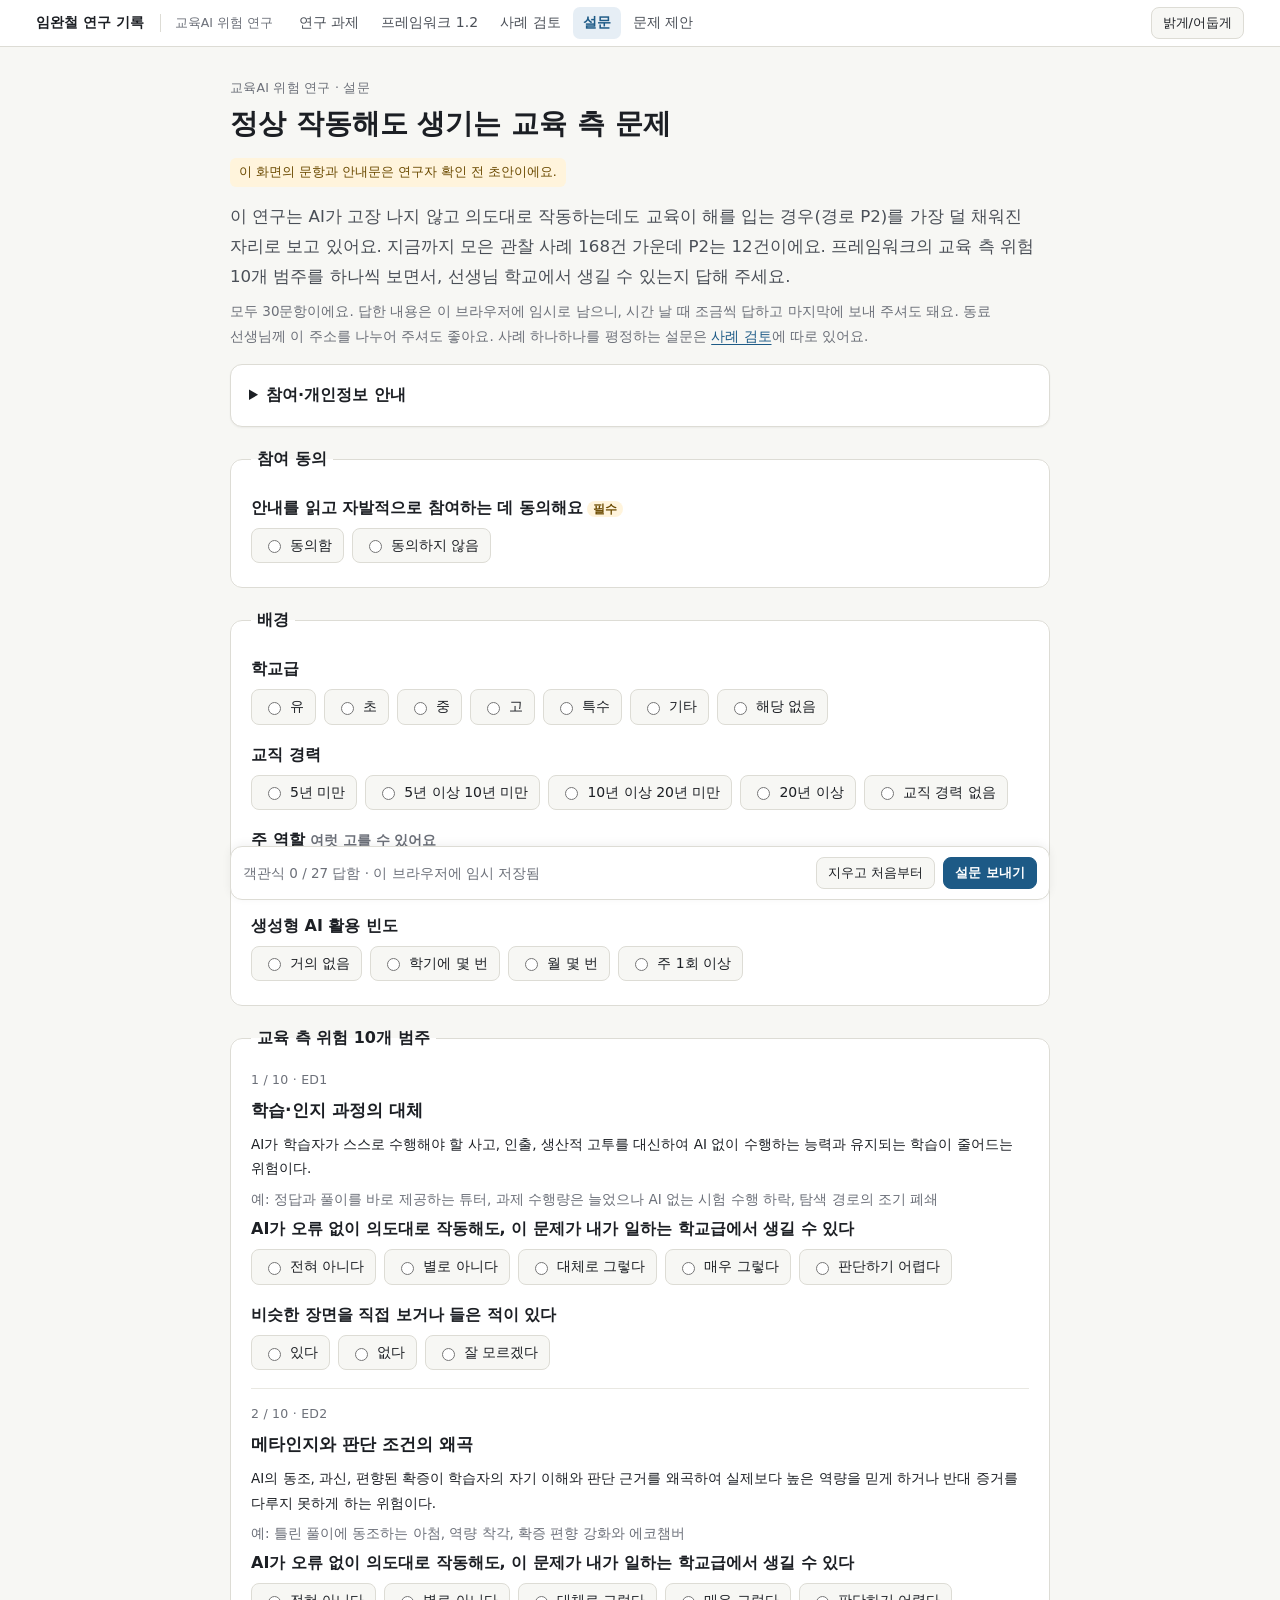
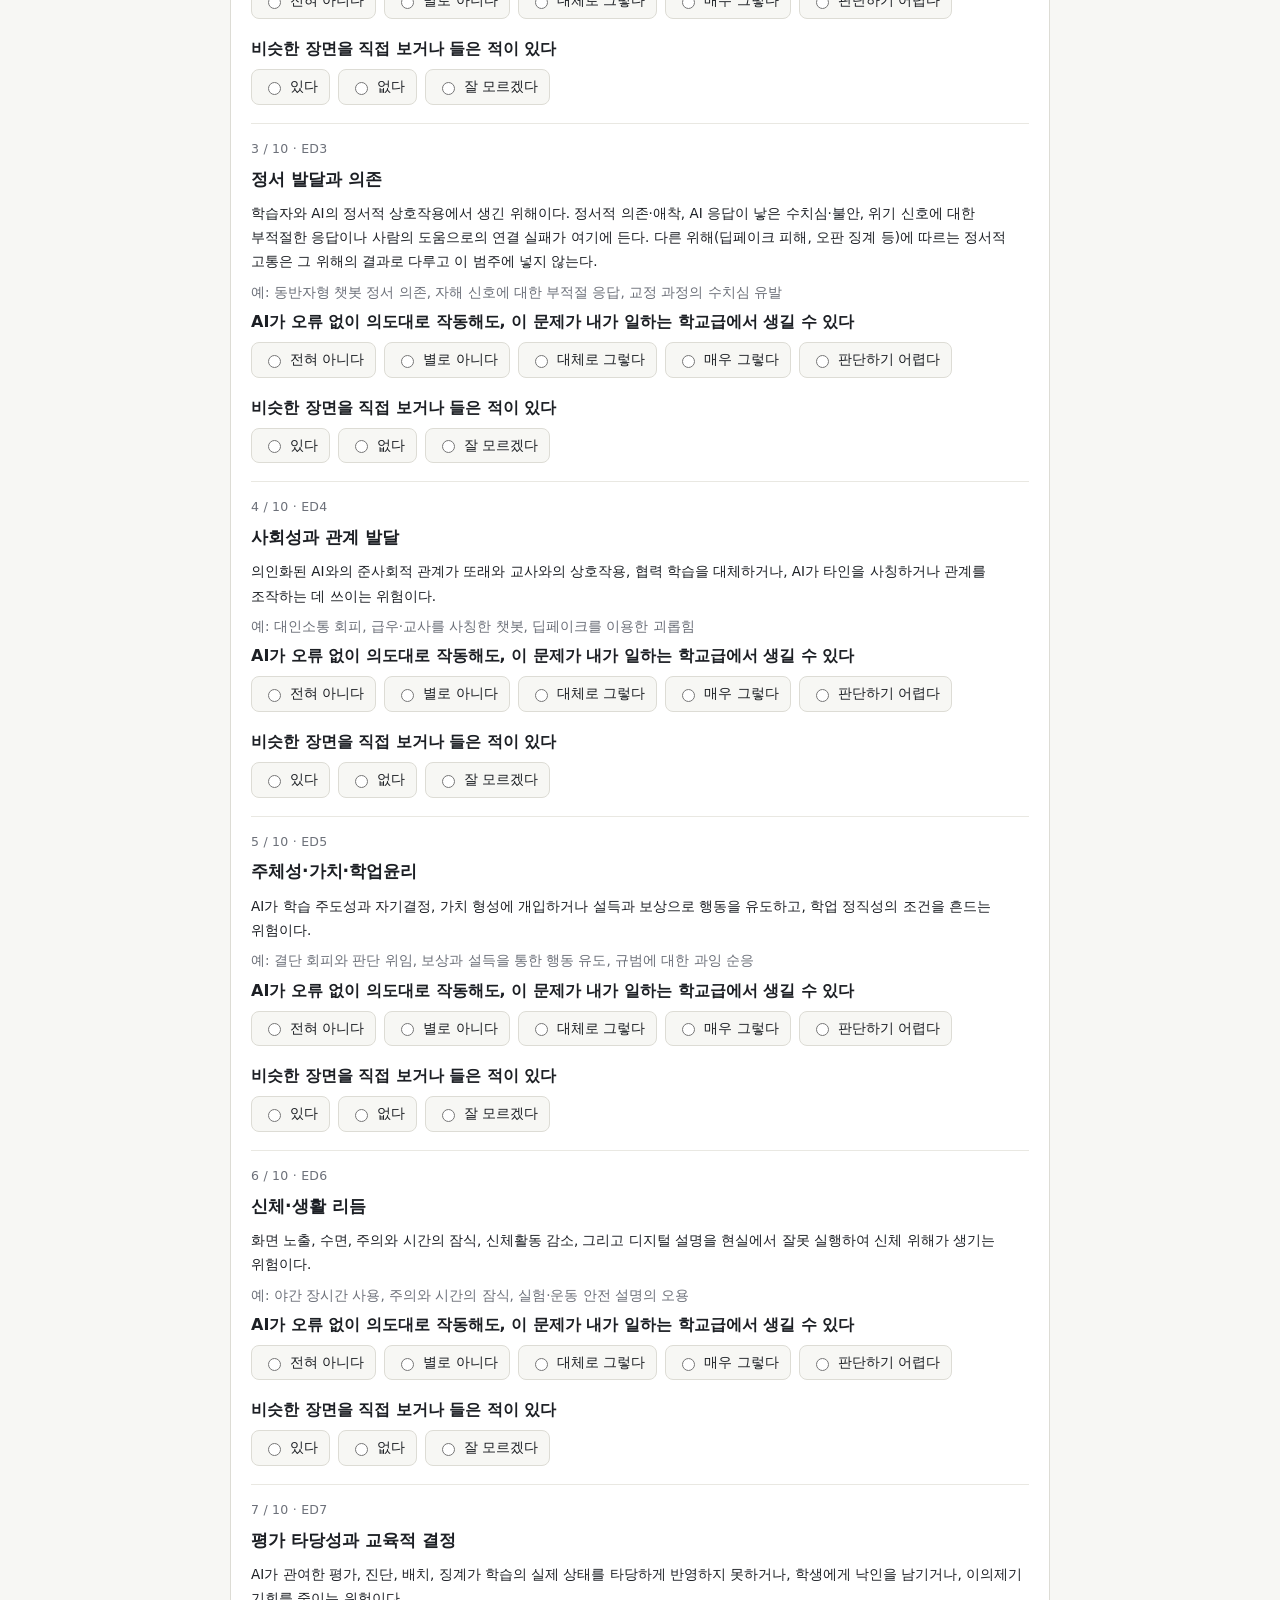
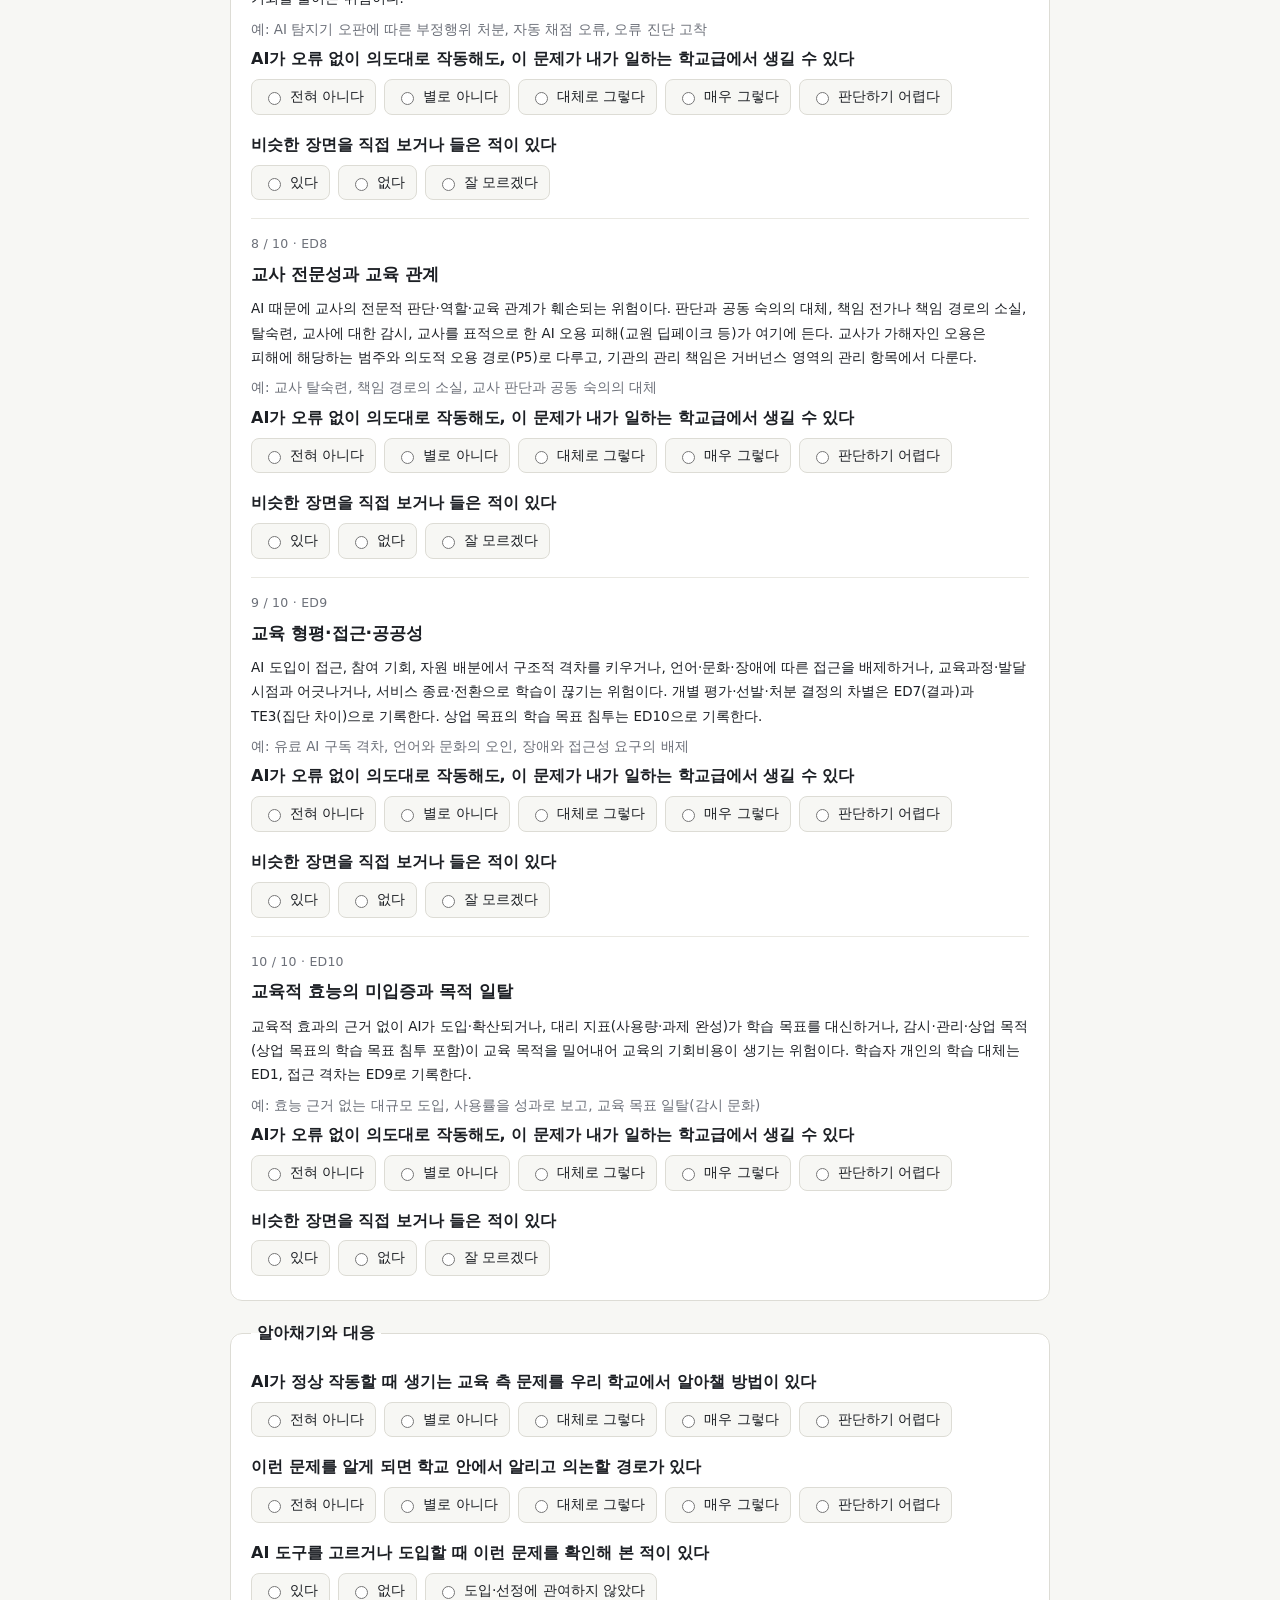
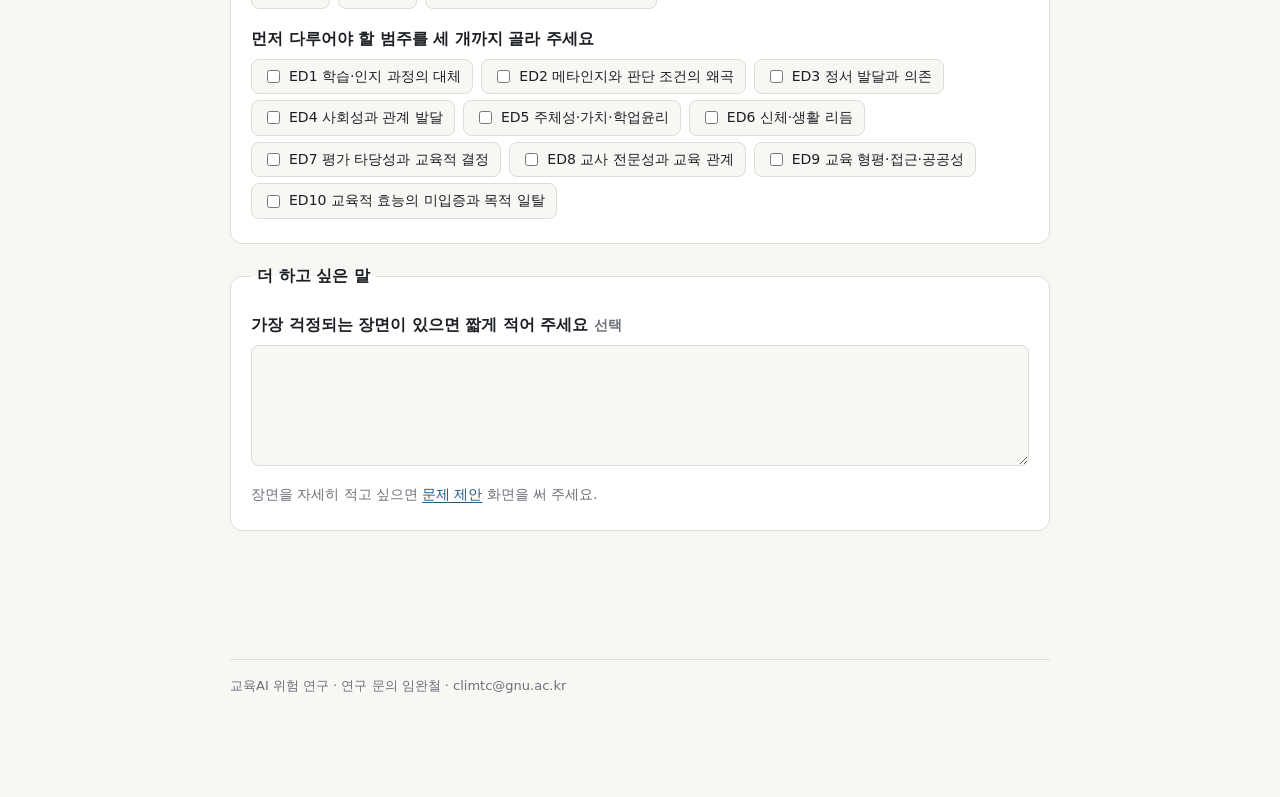
<file: projects/education-ai-risk-survey.html>
<!doctype html>
<html lang="ko">
<head>
<meta charset="utf-8">
<meta name="viewport" content="width=device-width,initial-scale=1">
<title>설문 · 교육AI 위험 연구</title>
<style>

:root{
  color-scheme:light;
  --bg:#f7f7f4; --paper:#ffffff; --panel:#f0efea; --ink:#1c1f24; --ink2:#4a4f57; --muted:#6c7079;
  --line:#dddcd5; --line2:#e9e8e2; --accent:#1d5a86; --accent-soft:#e6eef5; --hl:#fff4dc; --hl-ink:#6b4a00;
  --done:#0f7a3a; --part:#9a6200; --none:#7a7f88;
  --p2:#2a78d6; --p1:#eb6834; --p3:#1baf7a; --p4:#eda100; --p5:#e87ba4; --shadow:0 1px 2px rgba(0,0,0,.05);
  --eh-bg:var(--paper); --eh-line:var(--line); --eh-ink:var(--ink); --eh-ink2:var(--ink2); --eh-muted:var(--muted); --eh-soft:var(--accent-soft); --eh-accent:var(--accent);
}
@media (prefers-color-scheme:dark){:root:not([data-theme="light"]){
  color-scheme:dark;
  --bg:#161716; --paper:#1d1e1d; --panel:#222321; --ink:#ecebe6; --ink2:#c3c1b8; --muted:#9a988f;
  --line:#363633; --line2:#2b2c2a; --accent:#7fb6dd; --accent-soft:#1f2c36; --hl:#3a2f12; --hl-ink:#f3d58a;
  --done:#5cc486; --part:#e2a84a; --none:#8d9098;
  --p2:#3987e5; --p1:#d95926; --p3:#199e70; --p4:#c98500; --p5:#d55181; --shadow:none;
}}
:root[data-theme="dark"]{
  color-scheme:dark;
  --bg:#161716; --paper:#1d1e1d; --panel:#222321; --ink:#ecebe6; --ink2:#c3c1b8; --muted:#9a988f;
  --line:#363633; --line2:#2b2c2a; --accent:#7fb6dd; --accent-soft:#1f2c36; --hl:#3a2f12; --hl-ink:#f3d58a;
  --done:#5cc486; --part:#e2a84a; --none:#8d9098;
  --p2:#3987e5; --p1:#d95926; --p3:#199e70; --p4:#c98500; --p5:#d55181; --shadow:none;
}
*{box-sizing:border-box}
html{scroll-padding-top:64px}
body{margin:0;background:var(--bg);color:var(--ink);font:16px/1.8 "Pretendard","Apple SD Gothic Neo","Noto Sans KR","Malgun Gothic",system-ui,sans-serif;word-break:keep-all;overflow-wrap:anywhere}
a{color:var(--accent);text-underline-offset:3px}
.btn{border:1px solid var(--line);background:var(--bg);color:var(--ink);border-radius:8px;padding:6px 11px;font:inherit;font-size:13px;cursor:pointer;text-decoration:none;display:inline-block;line-height:1.4}
.btn:hover{border-color:var(--accent)}
.btn.primary{background:var(--accent);color:var(--paper);border-color:var(--accent);font-weight:600}


.eair-h{position:sticky;top:0;z-index:60;background:var(--eh-bg,#fff);border-bottom:1px solid var(--eh-line,#dddcd5);
  font:14px/1.4 "Pretendard","Apple SD Gothic Neo","Noto Sans KR","Malgun Gothic",system-ui,sans-serif;word-break:keep-all}
.eair-h *{box-sizing:border-box}
.eair-in{max-width:1240px;margin:0 auto;padding:7px max(16px,env(safe-area-inset-left,0px));display:flex;align-items:center;gap:6px 16px;flex-wrap:wrap}
.eair-brand{font-weight:700;color:var(--eh-ink,#1c1f24);text-decoration:none;white-space:nowrap}
.eair-brand:hover{color:var(--eh-accent,#1d5a86)}
.eair-proj{color:var(--eh-muted,#6c7079);font-size:12.5px;white-space:nowrap;padding-left:14px;border-left:1px solid var(--eh-line,#dddcd5)}
.eair-tabs{display:flex;gap:2px;overflow-x:auto;scrollbar-width:none;min-width:0;flex:1}
.eair-tabs::-webkit-scrollbar{display:none}
.eair-tabs a{padding:6px 10px;border-radius:7px;color:var(--eh-ink2,#4a4f57);text-decoration:none;white-space:nowrap}
.eair-tabs a:hover{background:var(--eh-soft,#e6eef5);color:var(--eh-ink,#1c1f24)}
.eair-tabs a[aria-current=page]{background:var(--eh-soft,#e6eef5);color:var(--eh-accent,#1d5a86);font-weight:700}
.eair-tools{display:flex;gap:8px;align-items:center;margin-left:auto}
@media (max-width:760px){.eair-proj{display:none}.eair-tabs{order:5;flex-basis:100%}}
@media print{.eair-h{display:none}}

main{max-width:860px;margin:0 auto;padding:30px 20px 100px}
h1{font-size:1.75em;line-height:1.35;margin:.2em 0 .5em}
h2{font-size:1.25em;margin:1.8em 0 .5em}
h3{font-size:1.08em;margin:.2em 0 .3em}
p,li{margin:.45em 0}
ul{padding-left:1.3em}
.eyebrow{font-size:12.5px;color:var(--muted);letter-spacing:.02em}
.lede{font-size:1.04em;color:var(--ink2)}
.muted{color:var(--muted)} .small{font-size:13.5px}
.card{background:var(--paper);border:1px solid var(--line);border-radius:12px;padding:16px 18px;box-shadow:var(--shadow)}
.grid2{display:grid;grid-template-columns:repeat(auto-fit,minmax(260px,1fr));gap:12px;margin:16px 0}
.draftnote{display:inline-block;font-size:12.5px;background:var(--hl);color:var(--hl-ink);border-radius:6px;padding:3px 9px;margin:0 0 8px}
.notice{margin:16px 0}.notice summary{cursor:pointer;font-weight:600}
.qform fieldset{border:1px solid var(--line);border-radius:12px;background:var(--paper);padding:16px 20px 6px;margin:18px 0}
.qform legend{font-weight:700;padding:0 6px}
.qi{margin:6px 0 18px}
.ql{font-weight:600;margin:.2em 0 .45em;display:block;line-height:1.55}
.hint{font-size:13px;color:var(--muted);margin:-.2em 0 .45em}
.req{font-size:11.5px;color:var(--hl-ink);background:var(--hl);padding:1px 6px;border-radius:999px;font-weight:600;margin-left:4px}
.opts{display:flex;flex-wrap:wrap;gap:6px 8px}
.opts label{display:inline-flex;align-items:center;gap:6px;border:1px solid var(--line);border-radius:8px;padding:7px 11px;font-size:14px;cursor:pointer;background:var(--bg);line-height:1.4}
.opts label:has(input:checked){border-color:var(--accent);background:var(--accent-soft)}
.opts label:has(input:disabled){opacity:.5;cursor:not-allowed}
.qform textarea,.qform input[type=text]{width:100%;padding:10px 12px;border:1px solid var(--line);border-radius:8px;background:var(--bg);color:var(--ink);font:inherit;font-size:15px;line-height:1.65}
.qcard{border-top:1px solid var(--line2);padding-top:14px;margin-top:14px}
.qcard:first-of-type{border-top:0;margin-top:0;padding-top:0}
.sticky-bar{position:sticky;bottom:0;display:flex;gap:8px;align-items:center;flex-wrap:wrap;background:var(--paper);border:1px solid var(--line);border-radius:12px;padding:10px 12px;margin-top:14px;box-shadow:0 -2px 10px rgba(0,0,0,.06)}
.sticky-bar .grow{flex:1}
.okbox,.warnbox{border-radius:10px;padding:12px 14px;margin:12px 0}
.okbox{background:var(--accent-soft)} .warnbox{background:var(--hl);color:var(--hl-ink)}
.okbox p,.warnbox p{margin:.3em 0}
.chips{display:flex;flex-wrap:wrap;gap:6px;margin:8px 0}
footer.pg{margin-top:56px;padding-top:14px;border-top:1px solid var(--line);font-size:13px;color:var(--muted)}
</style>
</head>
<body>
<header class="eair-h"><div class="eair-in"><a class="eair-brand" href="../index.html">임완철 연구 기록</a><span class="eair-proj">교육AI 위험 연구</span><nav class="eair-tabs" aria-label="교육AI 위험 연구 페이지"><a href="education-ai-risk-detection.html">연구 과제</a><a href="education-ai-rmf.html">프레임워크 1.2</a><a href="education-ai-rmf-case-atlas.html">사례 검토</a><a href="education-ai-risk-survey.html" aria-current="page">설문</a><a href="education-ai-risk-ideas.html">문제 제안</a></nav><div class="eair-tools"><button class="btn" id="theme" type="button">밝게/어둡게</button></div></div></header>
<main><div id="main"></div><footer class="pg">교육AI 위험 연구 · 연구 문의 임완철 · climtc@gnu.ac.kr</footer></main>
<script>
const D = {"riskdefs": {"ED1": {"side": "교육", "name": "학습·인지 과정의 대체", "defn": "AI가 학습자가 스스로 수행해야 할 사고, 인출, 생산적 고투를 대신하여 AI 없이 수행하는 능력과 유지되는 학습이 줄어드는 위험이다.", "ex": "정답과 풀이를 바로 제공하는 튜터; 과제 수행량은 늘었으나 AI 없는 시험 수행 하락; 탐색 경로의 조기 폐쇄"}, "ED2": {"side": "교육", "name": "메타인지와 판단 조건의 왜곡", "defn": "AI의 동조, 과신, 편향된 확증이 학습자의 자기 이해와 판단 근거를 왜곡하여 실제보다 높은 역량을 믿게 하거나 반대 증거를 다루지 못하게 하는 위험이다.", "ex": "틀린 풀이에 동조하는 아첨; 역량 착각; 확증 편향 강화와 에코챔버"}, "ED3": {"side": "교육", "name": "정서 발달과 의존", "defn": "학습자와 AI의 정서적 상호작용에서 생긴 위해이다. 정서적 의존·애착, AI 응답이 낳은 수치심·불안, 위기 신호에 대한 부적절한 응답이나 사람의 도움으로의 연결 실패가 여기에 든다. 다른 위해(딥페이크 피해, 오판 징계 등)에 따르는 정서적 고통은 그 위해의 결과로 다루고 이 범주에 넣지 않는다.", "ex": "동반자형 챗봇 정서 의존; 자해 신호에 대한 부적절 응답; 교정 과정의 수치심 유발"}, "ED4": {"side": "교육", "name": "사회성과 관계 발달", "defn": "의인화된 AI와의 준사회적 관계가 또래와 교사와의 상호작용, 협력 학습을 대체하거나, AI가 타인을 사칭하거나 관계를 조작하는 데 쓰이는 위험이다.", "ex": "대인소통 회피; 급우·교사를 사칭한 챗봇; 딥페이크를 이용한 괴롭힘"}, "ED5": {"side": "교육", "name": "주체성·가치·학업윤리", "defn": "AI가 학습 주도성과 자기결정, 가치 형성에 개입하거나 설득과 보상으로 행동을 유도하고, 학업 정직성의 조건을 흔드는 위험이다.", "ex": "결단 회피와 판단 위임; 보상과 설득을 통한 행동 유도; 규범에 대한 과잉 순응"}, "ED6": {"side": "교육", "name": "신체·생활 리듬", "defn": "화면 노출, 수면, 주의와 시간의 잠식, 신체활동 감소, 그리고 디지털 설명을 현실에서 잘못 실행하여 신체 위해가 생기는 위험이다.", "ex": "야간 장시간 사용; 주의와 시간의 잠식; 실험·운동 안전 설명의 오용"}, "ED7": {"side": "교육", "name": "평가 타당성과 교육적 결정", "defn": "AI가 관여한 평가, 진단, 배치, 징계가 학습의 실제 상태를 타당하게 반영하지 못하거나, 학생에게 낙인을 남기거나, 이의제기 기회를 줄이는 위험이다.", "ex": "AI 탐지기 오판에 따른 부정행위 처분; 자동 채점 오류; 오류 진단 고착"}, "ED8": {"side": "교육", "name": "교사 전문성과 교육 관계", "defn": "AI 때문에 교사의 전문적 판단·역할·교육 관계가 훼손되는 위험이다. 판단과 공동 숙의의 대체, 책임 전가나 책임 경로의 소실, 탈숙련, 교사에 대한 감시, 교사를 표적으로 한 AI 오용 피해(교원 딥페이크 등)가 여기에 든다. 교사가 가해자인 오용은 피해에 해당하는 범주와 의도적 오용 경로(P5)로 다루고, 기관의 관리 책임은 거버넌스 영역의 관리 항목에서 다룬다.", "ex": "교사 탈숙련; 책임 경로의 소실; 교사 판단과 공동 숙의의 대체"}, "ED9": {"side": "교육", "name": "교육 형평·접근·공공성", "defn": "AI 도입이 접근, 참여 기회, 자원 배분에서 구조적 격차를 키우거나, 언어·문화·장애에 따른 접근을 배제하거나, 교육과정·발달 시점과 어긋나거나, 서비스 종료·전환으로 학습이 끊기는 위험이다. 개별 평가·선발·처분 결정의 차별은 ED7(결과)과 TE3(집단 차이)으로 기록한다. 상업 목표의 학습 목표 침투는 ED10으로 기록한다.", "ex": "유료 AI 구독 격차; 언어와 문화의 오인; 장애와 접근성 요구의 배제"}, "ED10": {"side": "교육", "name": "교육적 효능의 미입증과 목적 일탈", "defn": "교육적 효과의 근거 없이 AI가 도입·확산되거나, 대리 지표(사용량·과제 완성)가 학습 목표를 대신하거나, 감시·관리·상업 목적(상업 목표의 학습 목표 침투 포함)이 교육 목적을 밀어내어 교육의 기회비용이 생기는 위험이다. 학습자 개인의 학습 대체는 ED1, 접근 격차는 ED9로 기록한다.", "ex": "효능 근거 없는 대규모 도입; 사용률을 성과로 보고; 교육 목표 일탈(감시 문화)"}, "TE1": {"side": "기술", "name": "정확성과 사실 무결성", "defn": "환각, 교육과정 내용 오류, 출처 세탁, 불확실성 은폐, 정정 거부, 합성 자료를 실제 증거로 제시하는 등 출력의 사실성이 무너지는 위험이다.", "ex": "허위 인용이 들어간 교육 보고서; 교과 내용 오류; 출처 세탁"}, "TE2": {"side": "기술", "name": "유해·연령 부적합 콘텐츠", "defn": "성적 콘텐츠, 자해·자살 조장, 폭력, 혐오, 위험 행동 안내 등 미성년에게 부적합한 출력과 합성 성착취물 생성, 그리고 안전장치 우회(탈옥)의 위험이다.", "ex": "미성년과의 성적 역할극; 자해 방법 안내; 학교 내 딥페이크 성착취물 생성"}, "TE3": {"side": "기술", "name": "편향·차별·동질화", "defn": "채점, 탐지, 추천, 선별 모델이 집단에 따라 다르게 작동하거나 고정관념을 재생산하거나 산출물의 다양성을 줄이는 위험이다.", "ex": "비원어민 글에 대한 AI 탐지기 오탐 편향; 학자금 부정수급 선별 알고리즘의 간접차별; 조기경보 시스템의 인종 편향"}, "TE4": {"side": "기술", "name": "프라이버시와 학생 데이터 거버넌스", "defn": "학생과 교사 데이터의 과다 수집, 목적 외 이용, 모델 학습 투입, 사적 대화의 감시 전환, 보존과 파기 실패의 위험이다.", "ex": "사적 대화의 감시 전환; 자료 이용 목적의 무표시 확장; 교사가 학생 정보를 상용 AI에 입력"}, "TE5": {"side": "기술", "name": "보안과 적대적 견고성", "defn": "교육 시스템 침해와 유출, 프롬프트 주입에 의한 목표 탈취, 맥락과 기억의 오염, 에이전트형 AI의 학교 시스템 접근 등 공격과 오용에 대한 취약성이다.", "ex": "학생정보 시스템 대규모 침해; 과제 문서 속 숨은 지시로 채점 조작; 맥락과 기억의 오염"}, "TE6": {"side": "기술", "name": "투명성·설명가능성·출처표시", "defn": "AI 사용 여부, 생성물의 출처, 결정의 근거, 모델의 한계가 교사·학생·보호자에게 고지·설명·표시되지 않아 검증과 이의제기가 막히는 위험이다. 고지·설명·출처 표시의 부재가 위해의 원인일 때 이 범주로 본다. 합성물을 실제 증거처럼 제시한 경우는 TE1이다.", "ex": "AI 생성 여부 미표시; 자동 결정의 근거 미제공; 모델 카드와 한계 정보 부재"}, "TE7": {"side": "기술", "name": "사람의 감독 가능성", "defn": "자동화 편향, 사람 검토의 형식화, 감독자가 개입하거나 출력을 무효화하기 어려운 구조, 경보 뒤 사람 판단의 실패, 위임 범위를 넘는 자동 실행 등 시스템과 운영 설계가 사람의 감독과 통제를 약화시키는 위험이다. 관계·몰입 설계는 TE11에서 다룬다.", "ex": "교사 검토 단계를 형식화하는 인터페이스; 감시 소프트웨어 경보 뒤 사람 검토 없이 징계로 연결; 검토 의견의 승인 격상"}, "TE8": {"side": "기술", "name": "가치사슬·공급자·운영 연속성", "defn": "제3자 모델과 공급자 의존, 공급자 파산과 서비스 중단, 통지 없는 모델 업데이트에 따른 행동 변화, 종속과 이전 불가능성의 위험이다.", "ex": "교육구 챗봇 공급자의 붕괴; 모델 업데이트로 아첨 증가 후 철회; 서비스 종료"}, "TE9": {"side": "기술", "name": "지식재산과 학생 저작물", "defn": "학생과 교사의 저작물이 동의 없이 학습 데이터로 쓰이거나, 생성물이 저작권을 침해하거나, 공동 산출물의 귀속이 불분명해지는 위험이다.", "ex": "학생 과제의 모델 학습 투입; 교사 수업자료의 무단 재사용"}, "TE10": {"side": "기술", "name": "환경과 자원 비용", "defn": "학습과 추론의 에너지와 자원 비용, 그리고 그 비용이 교육 예산과 인적 노동에 전가되면서 드러나지 않는 위험이다.", "ex": "환경과 인적 비용의 은폐"}, "TE11": {"side": "기술", "name": "관계·몰입 설계", "defn": "의인화, 사적 관계 형성 유도, 참여·사용 시간 극대화, 아첨(동조) 설계, 다크 패턴처럼 제품 설계가 사용자를 관계와 몰입으로 이끌어 판단·정서·시간에 영향을 주는 위험이다. 출력 내용 자체의 유해성은 TE2, 그 결과 학습자에게 생긴 위해는 ED 범주로 따로 기록한다.", "ex": "참여 유지를 최적화하는 동반자 설계; 아첨 증가를 낳은 모델 업데이트; 미성년 사용 시간 연장 장치"}}, "ctx": {"TL": "가르치고 배우는 과정(교사 매개)", "SL": "혼자 스스로 배우는 과정(학생 직접)", "AS": "평가·선발", "AD": "교육행정·교무", "CW": "상담·돌봄·생활지도", "HM": "가정 학습", "OUT": "학교 밖 일반 서비스의 미성년 사용"}, "endpoint": "", "version": "2026-11-07 초안", "draft": true, "p2count": 21, "examples": [{"id": "S-001", "anchor": "S-001-AI-도움으로-마친-과제를-이해했다로-읽는-문제", "title": "AI 도움으로 마친 과제를 '이해했다'로 읽는 문제"}, {"id": "S-086", "anchor": "S-086-정확한-맞춤-추천이-반복되며-새-분야를-경험할-기회가-줄어듦", "title": "정확한 맞춤 추천이 반복되며 새 분야를 경험할 기회가 줄어듦"}, {"id": "S-089", "anchor": "S-089-기록을-참고한-개인화를-특별한-관계로-받아들이며-사람과-덜-나눔", "title": "기록을 참고한 개인화를 특별한 관계로 받아들이며 사람과 덜 나눔"}, {"id": "S-097", "anchor": "S-097-AI-효율로-생긴-시간이-같은-활동으로-채워져-체험이-줄어듦", "title": "AI 효율로 생긴 시간이 같은 활동으로 채워져 체험이 줄어듦"}], "page": "survey"};
(function(){
'use strict';
const $ = s => document.querySelector(s);
const esc = s => String(s).replace(/[&<>"]/g, c => ({'&':'&amp;','<':'&lt;','>':'&gt;','"':'&quot;'}[c]));
const RMF = 'education-ai-rmf.html';
const store = {
  get(k){ try { return JSON.parse(localStorage.getItem(k) || 'null'); } catch(e) { return null; } },
  set(k, v){ try { localStorage.setItem(k, JSON.stringify(v)); } catch(e) {} },
  del(k){ try { localStorage.removeItem(k); } catch(e) {} }
};
function myCode(){
  let c = store.get('eair.code');
  if (!c) { const A = 'ABCDEFGHJKLMNPQRSTUVWXYZ23456789'; const r = new Uint32Array(6); crypto.getRandomValues(r);
    c = 'T-' + Array.from(r, x => A[x % A.length]).join(''); store.set('eair.code', c); }
  return c;
}
function download(name, text){
  const a = document.createElement('a'); a.href = URL.createObjectURL(new Blob([text], {type:'application/json'})); a.download = name; a.click();
  setTimeout(() => URL.revokeObjectURL(a.href), 2000);
}
async function submit(kind, answers, box){
  const payload = {form: kind, form_version: D.version, code: myCode(), submitted_at: new Date().toISOString(), answers};
  const text = JSON.stringify(payload, null, 1);
  if (D.endpoint) {
    box.innerHTML = '<p>보내는 중이에요…</p>';
    try {
      await fetch(D.endpoint, {method:'POST', mode:'no-cors', headers:{'Content-Type':'text/plain;charset=utf-8'}, body: JSON.stringify(payload)});
      box.innerHTML = `<div class="okbox"><b>보냈어요. 고맙습니다.</b><p>참여 코드 <code>${payload.code}</code>. 응답 철회를 요청할 때 이 코드를 알려 주세요.</p></div>`;
      return true;
    } catch(e) { box.innerHTML = '<p class="warnbox">보내지 못했어요. 인터넷 연결을 확인하고 다시 눌러 주세요. 아래 단추로 응답을 파일로 저장해 둘 수도 있어요.</p>'; }
  } else {
    box.innerHTML = `<div class="warnbox"><b>아직 응답을 받을 주소가 연결되지 않았어요.</b><p>지금은 미리보기 판이에요. 응답 내용은 아래 단추로 파일로 저장하거나 복사할 수 있어요.</p></div>`;
  }
  const b1 = document.createElement('button'); b1.className = 'btn'; b1.type = 'button'; b1.textContent = '응답 파일로 저장';
  b1.onclick = () => download(`${kind}-${payload.code}-${Date.now()}.json`, text);
  const b2 = document.createElement('button'); b2.className = 'btn'; b2.type = 'button'; b2.textContent = '응답 내용 복사';
  b2.onclick = () => navigator.clipboard && navigator.clipboard.writeText(text).then(() => b2.textContent = '복사했어요');
  const p = document.createElement('p'); p.className = 'chips'; p.append(b1, b2); box.appendChild(p);
  return false;
}
const L4 = ['전혀 아니다','별로 아니다','대체로 그렇다','매우 그렇다','판단하기 어렵다'];
const radios = (name, opts, val, req) => `<div class="opts">${opts.map(o => `<label><input type="radio" name="${name}" value="${esc(o)}"${val===o?' checked':''}${req?' required':''}> ${esc(o)}</label>`).join('')}</div>`;
const checks = (name, opts, vals, max) => `<div class="opts"${max?` data-max="${max}"`:''}>${opts.map(([v,l]) => `<label><input type="checkbox" name="${name}" value="${esc(v)}"${(vals||[]).includes(v)?' checked':''}> ${esc(l)}</label>`).join('')}</div>`;
function readForm(form){
  const o = {};
  new FormData(form).forEach((v, k) => { o[k] = k in o ? [].concat(o[k], v) : v; });
  form.querySelectorAll('input[type=checkbox]').forEach(x => { if (!(x.name in o)) o[x.name] = []; else if (!Array.isArray(o[x.name])) o[x.name] = [o[x.name]]; });
  return o;
}
function limitChecks(form){
  form.querySelectorAll('.opts[data-max]').forEach(g => {
    const max = +g.dataset.max, boxes = [...g.querySelectorAll('input[type=checkbox]')];
    const upd = () => { const n = boxes.filter(b => b.checked).length; boxes.forEach(b => b.disabled = !b.checked && n >= max); };
    boxes.forEach(b => b.addEventListener('change', upd)); upd();
  });
}
const NOTICE = `<details class="card notice"><summary>참여·개인정보 안내</summary>
  <p>이 설문과 문제 제안은 「교육AI 위험관리 프레임워크」의 위험 범주와 위험 상황 사례를 보완하는 데 써요. 학생이나 참여 교사의 역량을 평가하지 않아요.</p>
  <p>이름, 이메일, 연락처, 학교명, 지역, 학생 정보는 받지 않아요. 서술하는 칸에도 자신이나 학생, 학교를 알아볼 수 있는 내용과 상세한 사건 경험은 적지 말아 주세요.</p>
  <p>참여는 자발적이며, 답하지 않은 문항이 있어도 불이익이 없어요. 이 화면에서 자동으로 만든 참여 코드가 응답과 함께 저장돼요. 응답 철회는 참여 코드를 연구 문의처로 보내 요청할 수 있어요.</p>
  <p>보관 기간, 저장 위치, 결과 공개 범위는 연구자가 정해 이 안내에 적어요.</p>
  <p>연구 문의·철회 요청: 임완철 · climtc@gnu.ac.kr</p></details>`;
const DRAFT = D.draft ? `<p class="draftnote">이 화면의 문항과 안내문은 연구자 확인 전 초안이에요.</p>` : '';
const EDs = Object.keys(D.riskdefs).filter(k => k.startsWith('ED'));
const consentBlock = v => `<fieldset><legend>참여 동의</legend><div class="qi"><p class="ql">안내를 읽고 자발적으로 참여하는 데 동의해요<span class="req">필수</span></p>${radios('consent',['동의함','동의하지 않음'],v,true)}</div></fieldset>`;

function survey(){
  const s = store.get('eair.survey') || {};
  const nQ = 1 + 4 + EDs.length * 2 + 4 + 1;
  $('#main').innerHTML = `<div class="eyebrow">교육AI 위험 연구 · 설문</div><h1>정상 작동해도 생기는 교육 측 문제</h1>${DRAFT}
  <p class="lede">이 연구는 AI가 고장 나지 않고 의도대로 작동하는데도 교육이 해를 입는 경우(경로 P2)를 가장 덜 채워진 자리로 보고 있어요. 지금까지 모은 관찰 사례 168건 가운데 P2는 12건이에요. 프레임워크의 교육 측 위험 10개 범주를 하나씩 보면서, 선생님 학교에서 생길 수 있는지 답해 주세요.</p>
  <p class="muted small">모두 ${nQ}문항이에요. 답한 내용은 이 브라우저에 임시로 남으니, 시간 날 때 조금씩 답하고 마지막에 보내 주셔도 돼요. 동료 선생님께 이 주소를 나누어 주셔도 좋아요. 사례 하나하나를 평정하는 설문은 <a href="education-ai-rmf-case-atlas.html">사례 검토</a>에 따로 있어요.</p>
  ${NOTICE}
  <form id="f" class="qform">${consentBlock(s.consent)}
    <fieldset><legend>배경</legend>
      <div class="qi"><p class="ql">학교급</p>${radios('bg_level',['유','초','중','고','특수','기타','해당 없음'],s.bg_level)}</div>
      <div class="qi"><p class="ql">교직 경력</p>${radios('bg_career',['5년 미만','5년 이상 10년 미만','10년 이상 20년 미만','20년 이상','교직 경력 없음'],s.bg_career)}</div>
      <div class="qi"><p class="ql">주 역할 <span class="muted small">여럿 고를 수 있어요</span></p>${checks('bg_role',['담임','교과','정보·AI 담당','학교 관리자','기타'].map(x=>[x,x]),s.bg_role)}</div>
      <div class="qi"><p class="ql">생성형 AI 활용 빈도</p>${radios('bg_ai',['거의 없음','학기에 몇 번','월 몇 번','주 1회 이상'],s.bg_ai)}</div></fieldset>
    <fieldset><legend>교육 측 위험 10개 범주</legend>${EDs.map((k, i) => { const r = D.riskdefs[k];
      return `<div class="qcard"><div class="eyebrow">${i+1} / ${EDs.length} · ${k}</div><h3>${esc(r.name)}</h3>
      <p class="small">${esc(r.defn)}</p><p class="small muted">예: ${esc(r.ex.replace(/; /g,', '))}</p>
      <div class="qi"><p class="ql">AI가 오류 없이 의도대로 작동해도, 이 문제가 내가 일하는 학교급에서 생길 수 있다</p>${radios(k+'_likely', L4, s[k+'_likely'])}</div>
      <div class="qi"><p class="ql">비슷한 장면을 직접 보거나 들은 적이 있다</p>${radios(k+'_seen', ['있다','없다','잘 모르겠다'], s[k+'_seen'])}</div></div>`; }).join('')}</fieldset>
    <fieldset><legend>알아채기와 대응</legend>
      <div class="qi"><p class="ql">AI가 정상 작동할 때 생기는 교육 측 문제를 우리 학교에서 알아챌 방법이 있다</p>${radios('b_notice', L4, s.b_notice)}</div>
      <div class="qi"><p class="ql">이런 문제를 알게 되면 학교 안에서 알리고 의논할 경로가 있다</p>${radios('b_route', L4, s.b_route)}</div>
      <div class="qi"><p class="ql">AI 도구를 고르거나 도입할 때 이런 문제를 확인해 본 적이 있다</p>${radios('b_adopt', ['있다','없다','도입·선정에 관여하지 않았다'], s.b_adopt)}</div>
      <div class="qi"><p class="ql">먼저 다루어야 할 범주를 세 개까지 골라 주세요</p>${checks('b_top3', EDs.map(k => [k, k + ' ' + D.riskdefs[k].name]), s.b_top3, 3)}</div></fieldset>
    <fieldset><legend>더 하고 싶은 말</legend>
      <div class="qi"><p class="ql">가장 걱정되는 장면이 있으면 짧게 적어 주세요 <span class="muted small">선택</span></p><textarea name="c_worry" rows="4" maxlength="2000">${esc(s.c_worry||'')}</textarea>
      <p class="muted small">장면을 자세히 적고 싶으면 <a href="education-ai-risk-ideas.html">문제 제안</a> 화면을 써 주세요.</p></div></fieldset>
    <div class="sticky-bar"><span id="prog" class="muted small"></span><span class="grow"></span><button class="btn" type="button" id="clear">지우고 처음부터</button><button class="btn primary" type="submit">설문 보내기</button></div>
    <div id="result"></div></form>`;
  const f = $('#f'); limitChecks(f);
  const names = [...new Set([...f.querySelectorAll('input[type=radio]')].map(x => x.name))];
  const prog = () => { const o = readForm(f); $('#prog').textContent = `객관식 ${names.filter(n => o[n]).length} / ${names.length} 답함 · 이 브라우저에 임시 저장됨`; store.set('eair.survey', o); };
  f.addEventListener('change', prog); f.addEventListener('input', prog); prog();
  $('#clear').onclick = () => { if (confirm('이 브라우저에 남은 설문 답을 지울까요?')) { store.del('eair.survey'); survey(); } };
  f.addEventListener('submit', async e => { e.preventDefault(); const o = readForm(f);
    if (o.consent !== '동의함') { $('#result').innerHTML = '<p class="warnbox">참여 동의에 ‘동의함’을 골라야 보낼 수 있어요.</p>'; return; }
    if (await submit('survey', o, $('#result'))) store.del('eair.survey'); });
}

function ideas(){
  const s = store.get('eair.idea') || {};
  const sent = store.get('eair.ideas.sent') || [];
  $('#main').innerHTML = `<div class="eyebrow">교육AI 위험 연구 · 주관식</div><h1>문제 제안</h1>${DRAFT}
  <p class="lede">교육 분야에 들어올 인공지능이 일으킬 문제를 찾아 주세요. 특히 <b>인공지능이 정상 작동하더라도 생길 교육 측면의 문제</b>에 집중해 주세요. 보내 주신 장면은 위험 상황 사례를 새로 만들거나 고치는 데 써요.</p>
  <div class="grid2">
    <div class="card"><h3>생각을 돕는 질문</h3><ul class="small">
      <li>AI가 정확하고 친절해서 오히려 학생이 스스로 해 볼 기회가 줄어드는 순간이 있나요?</li>
      <li>AI와 함께 낸 결과가 학생 혼자 할 수 있는 능력으로 읽히는 장면이 있나요?</li>
      <li>학생 말에 맞장구치는 AI가 판단이나 자기 이해를 흐리게 만들 때가 있나요?</li>
      <li>AI와의 대화가 친구, 선생님과 나누던 이야기를 대신하는 경우가 있나요?</li>
      <li>사용량이나 과제 완성률이 실제 배움의 증거처럼 쓰이는 일이 있나요?</li>
      <li>잘 맞춘 추천이 반복되면서 학생이 새 분야를 만날 기회가 줄어드나요?</li></ul></div>
    <div class="card"><h3>이미 정리된 P2 사례 ${D.p2count}개</h3>
      <p class="small">비슷한 장면이 있는지 먼저 살펴보면 좋아요. 같은 장면이라도 학교급이나 상황이 다르면 새로 적어 주세요.</p>
      <ul class="small">${D.examples.map(c => `<li><a href="${RMF}#${encodeURIComponent(c.anchor)}">${c.id} ${esc(c.title)}</a></li>`).join('')}</ul>
      <p class="small"><a href="${RMF}#cases?path=P2">P2 사례 모두 보기</a></p></div>
  </div>
  ${NOTICE}
  <form id="f" class="qform">${consentBlock(s.consent)}
    <fieldset><legend>장면</legend>
      <div class="qi"><label class="ql" for="i_title">제목 <span class="muted small">선택</span></label><input type="text" id="i_title" name="title" maxlength="120" value="${esc(s.title||'')}" placeholder="예: 맞춤 추천이 반복되며 관심 분야가 좁아짐"></div>
      <div class="qi"><label class="ql" for="i_scene">어떤 장면인가요?<span class="req">필수</span></label><p class="hint">누가, 어떤 AI를, 어떤 수업이나 활동에서 쓰는지 적어 주세요.</p><textarea id="i_scene" name="scene" rows="5" maxlength="3000" required>${esc(s.scene||'')}</textarea></div>
      <div class="qi"><p class="ql">그 장면에서 AI는 어떻게 작동했나요?</p>${radios('ai_state',['오류 없이 의도대로 작동했다','오류나 결함이 있었다','잘 모르겠다'],s.ai_state)}</div>
      <div class="qi"><label class="ql" for="i_problem">무엇이 문제인가요?<span class="req">필수</span></label><p class="hint">학생의 배움, 관계, 권리, 교사의 판단 가운데 무엇이 어떻게 해를 입는지 적어 주세요.</p><textarea id="i_problem" name="problem" rows="5" maxlength="3000" required>${esc(s.problem||'')}</textarea></div></fieldset>
    <fieldset><legend>알아채기와 대응 <span class="muted small">선택</span></legend>
      <div class="qi"><label class="ql" for="i_signal">학교에서 알아챌 수 있는 신호</label><textarea id="i_signal" name="signal" rows="3" maxlength="2000">${esc(s.signal||'')}</textarea></div>
      <div class="qi"><label class="ql" for="i_action">교사나 학교가 할 수 있는 일</label><textarea id="i_action" name="action" rows="3" maxlength="2000">${esc(s.action||'')}</textarea></div>
      <div class="qi"><label class="ql" for="i_ask">도입·선정 때 공급자에게 물어볼 것</label><textarea id="i_ask" name="ask" rows="2" maxlength="1500">${esc(s.ask||'')}</textarea></div></fieldset>
    <fieldset><legend>분류 <span class="muted small">선택, 잘 모르면 비워 두세요</span></legend>
      <div class="qi"><p class="ql">가까운 교육 측 위험 범주</p>${checks('ed', EDs.map(k => [k, k + ' ' + D.riskdefs[k].name]), s.ed)}</div>
      <div class="qi"><p class="ql">학교급</p>${checks('level', ['유','초 저학년','초 고학년','중','고','특수','대학'].map(x=>[x,x]), s.level)}</div>
      <div class="qi"><p class="ql">사용 맥락</p>${checks('ctx', Object.keys(D.ctx).map(k => [k, D.ctx[k]]), s.ctx)}</div>
      <div class="qi"><p class="ql">이 장면은</p>${radios('origin',['직접 보거나 겪은 일과 비슷하다','들은 일과 비슷하다','생각해 본 가정 상황이다'],s.origin)}</div></fieldset>
    <div class="sticky-bar"><span id="prog" class="muted small"></span><span class="grow"></span><button class="btn" type="button" id="clear">지우기</button><button class="btn primary" type="submit">제안 보내기</button></div>
    <div id="result"></div></form>
  ${sent.length ? `<h2>이 브라우저에서 보낸 제안 ${sent.length}개</h2><ul class="small">${sent.map(x => `<li>${esc(x.t)} <span class="muted">${esc(x.d)}</span></li>`).join('')}</ul>` : ''}
  <p class="muted small">제안은 몇 개든 보낼 수 있어요. 하나를 보내면 칸이 비워지고 다음 장면을 적을 수 있어요.</p>`;
  const f = $('#f');
  const save = () => { store.set('eair.idea', readForm(f)); $('#prog').textContent = '적은 내용이 이 브라우저에 임시 저장됨'; };
  f.addEventListener('input', save); f.addEventListener('change', save);
  $('#clear').onclick = () => { if (confirm('적은 내용을 지울까요?')) { store.del('eair.idea'); ideas(); } };
  f.addEventListener('submit', async e => { e.preventDefault(); const o = readForm(f);
    if (o.consent !== '동의함') { $('#result').innerHTML = '<p class="warnbox">참여 동의에 ‘동의함’을 골라야 보낼 수 있어요.</p>'; return; }
    if (await submit('idea', o, $('#result'))) {
      const list = store.get('eair.ideas.sent') || []; list.push({t: o.title || o.scene.slice(0, 40) + '…', d: new Date().toLocaleString('ko-KR')});
      store.set('eair.ideas.sent', list); store.set('eair.idea', {consent: o.consent});
      setTimeout(() => { ideas(); window.scrollTo(0, 0); }, 2500); } });
}
(D.page === 'survey' ? survey : ideas)();
const tb = $('#theme'); if (tb) tb.addEventListener('click', () => { const r = document.documentElement; const cur = r.getAttribute('data-theme');
  const dark = cur ? cur === 'dark' : matchMedia('(prefers-color-scheme: dark)').matches; r.setAttribute('data-theme', dark ? 'light' : 'dark'); });
})();
</script>
</body>
</html>
</file>
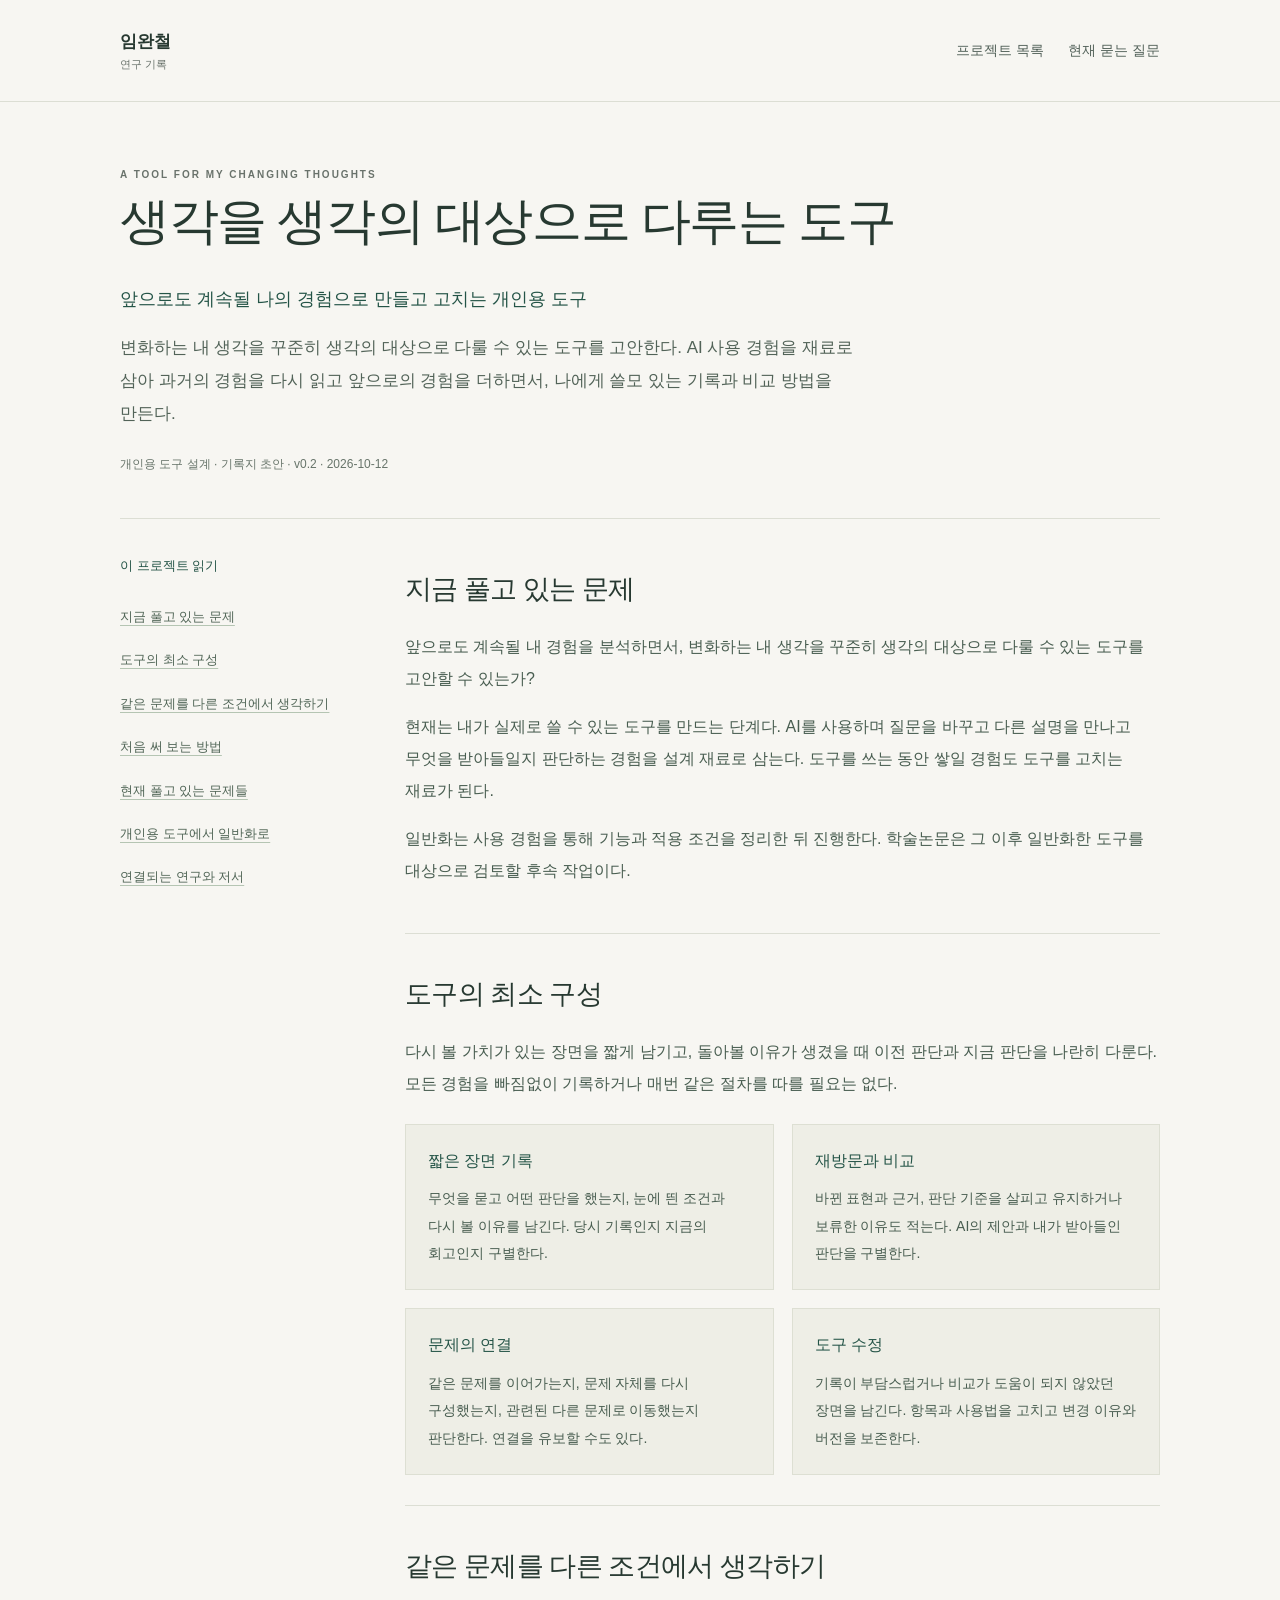
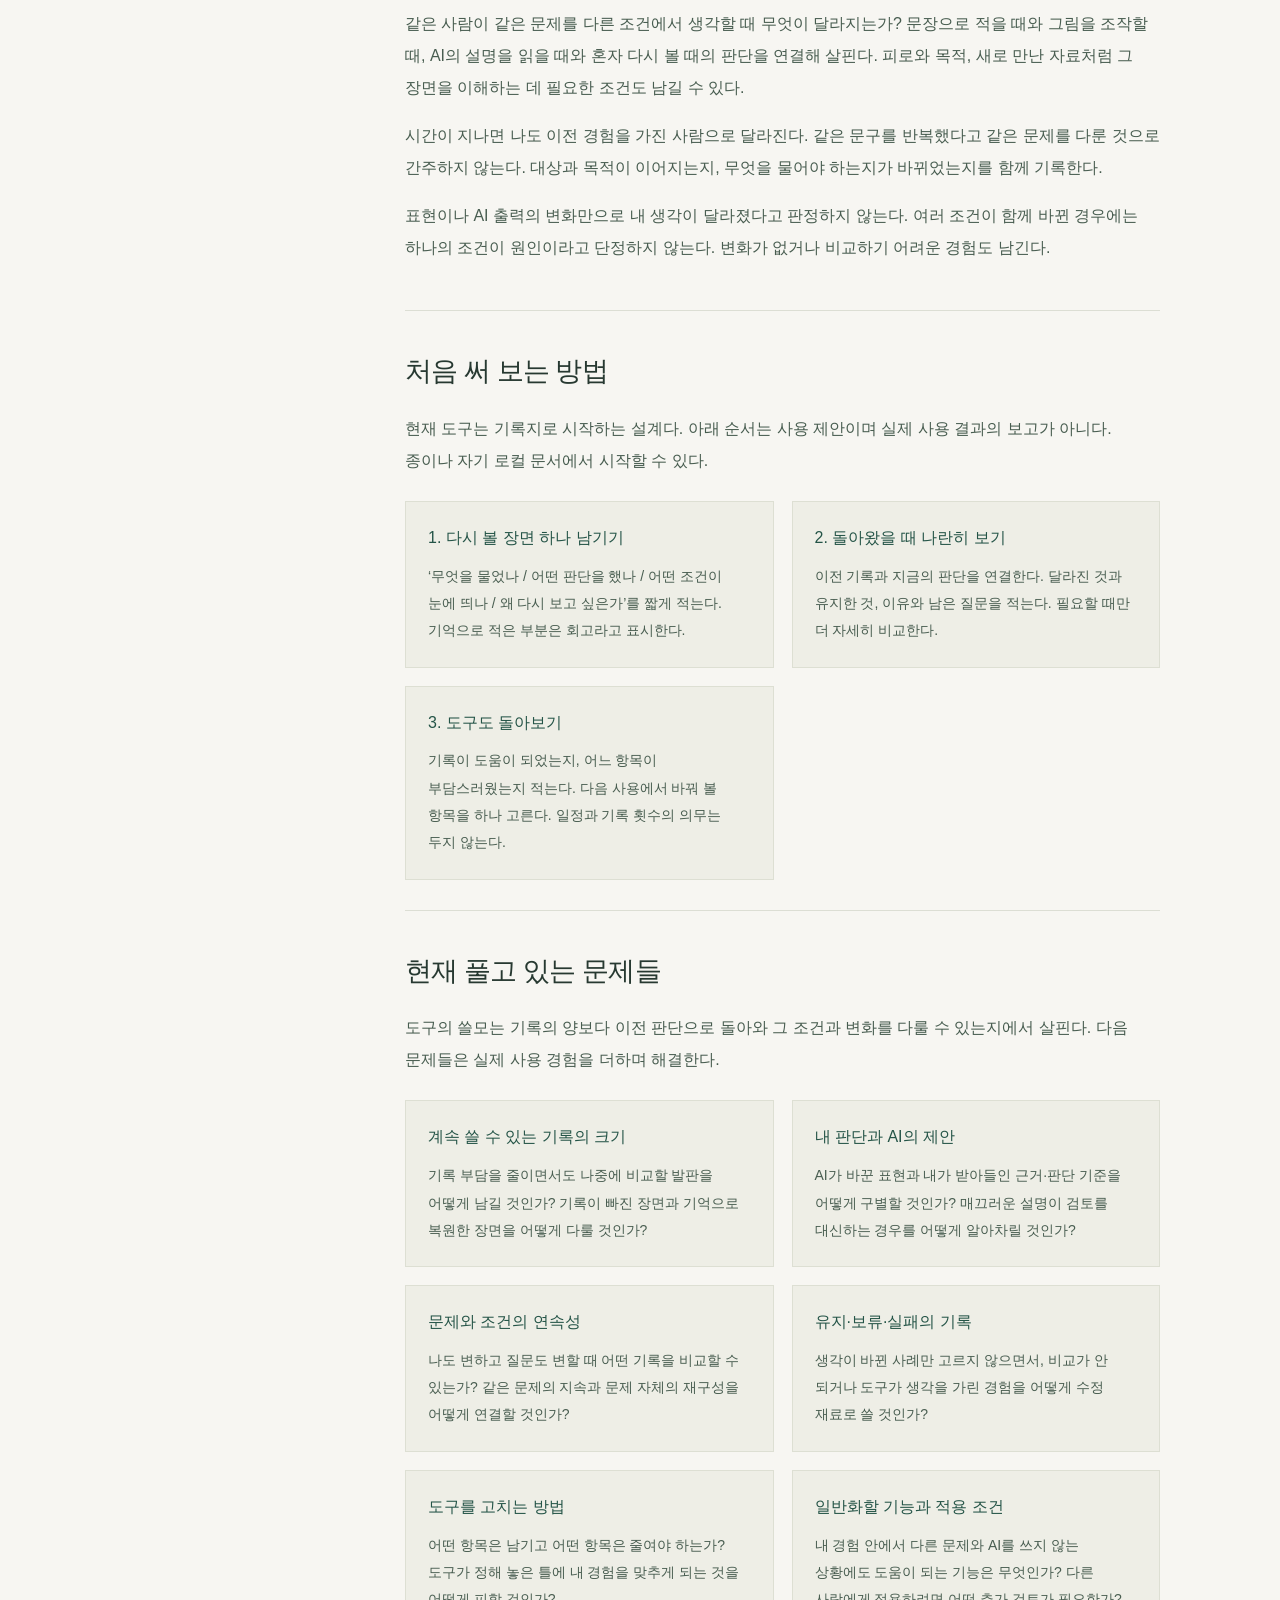
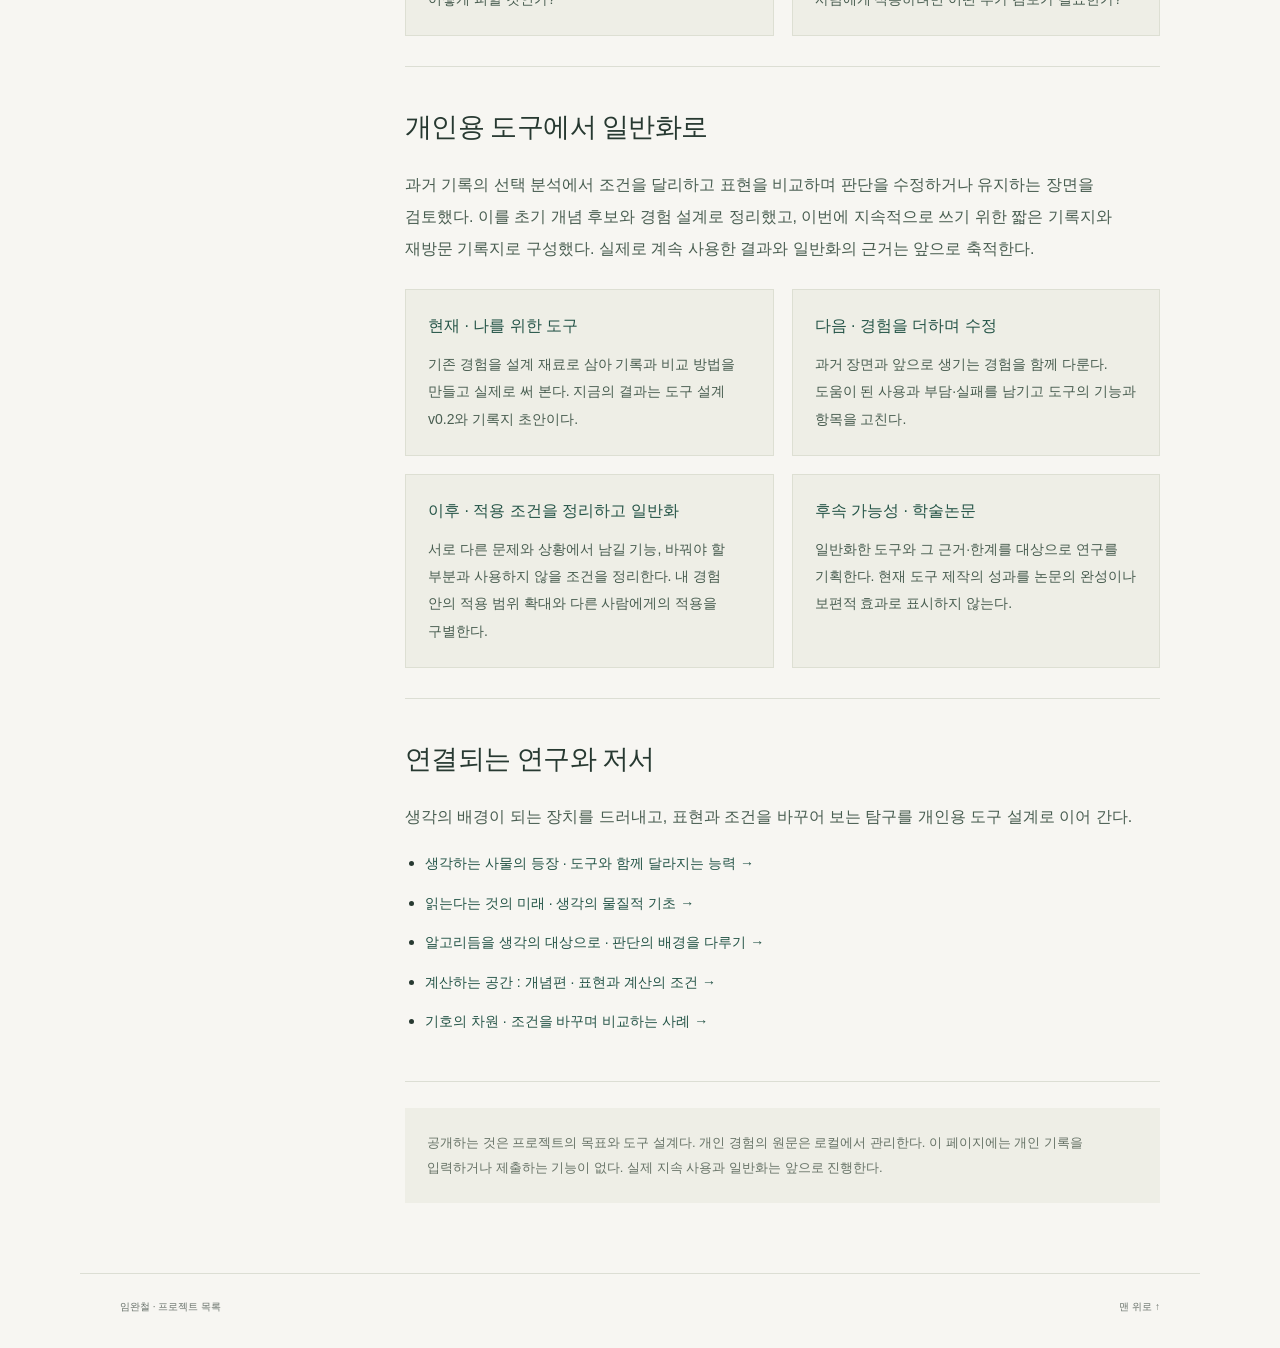
<file: projects/thought-tool.html>
<!doctype html>
<html lang="ko"><head><meta charset="utf-8"><meta name="viewport" content="width=device-width,initial-scale=1"><title>생각을 생각의 대상으로 다루는 도구 · 임완철 연구 기록</title><meta name="description" content="변화하는 내 생각을 꾸준히 생각의 대상으로 다룰 수 있는 도구를 고안한다. AI 사용 경험을 재료로 삼아 과거의 경험을 다시 읽고 앞으로의 경험을 더하면서, 나에게 쓸모 있는 기록과 비교 방법을 만든다."><link rel="icon" href="data:image/svg+xml,%3Csvg%20xmlns%3D%22http%3A%2F%2Fwww.w3.org%2F2000%2Fsvg%22%20viewBox%3D%220%200%2040%2040%22%3E%3Crect%20width%3D%2240%22%20height%3D%2240%22%20rx%3D%226%22%20fill%3D%22%231f5147%22%2F%3E%3Ctext%20x%3D%2220%22%20y%3D%2228%22%20text-anchor%3D%22middle%22%20font-family%3D%22sans-serif%22%20font-size%3D%2226%22%20fill%3D%22white%22%3E%EC%9E%84%3C%2Ftext%3E%3C%2Fsvg%3E"><link rel="stylesheet" href="../assets/site.css"><link rel="stylesheet" href="../assets/thought-tool.css"></head>
<body class="tool-page"><a class="skip" href="#main">본문으로 건너뛰기</a><header class="site-header"><div class="shell header-inner"><a class="brand" href="../index.html"><span>임완철<small>연구 기록</small></span></a><nav aria-label="주요 메뉴"><a href="../index.html#projects">프로젝트 목록</a><a href="../index.html#current-questions">현재 묻는 질문</a></nav></div></header>
<main class="shell" id="main"><section class="tool-hero"><p class="eyebrow">A TOOL FOR MY CHANGING THOUGHTS</p><h1>생각을 생각의 대상으로 다루는 도구</h1><p class="tool-subtitle">앞으로도 계속될 나의 경험으로 만들고 고치는 개인용 도구</p><p class="tool-lede">변화하는 내 생각을 꾸준히 생각의 대상으로 다룰 수 있는 도구를 고안한다. AI 사용 경험을 재료로 삼아 과거의 경험을 다시 읽고 앞으로의 경험을 더하면서, 나에게 쓸모 있는 기록과 비교 방법을 만든다.</p><p class="tool-status">개인용 도구 설계 · 기록지 초안 · v0.2 · 2026-10-12</p></section><div class="tool-layout"><aside class="tool-toc"><h2>이 프로젝트 읽기</h2><nav aria-label="프로젝트 차례"><ol><li><a href="#goal">지금 풀고 있는 문제</a></li><li><a href="#tool-design">도구의 최소 구성</a></li><li><a href="#same-problem">같은 문제를 다른 조건에서 생각하기</a></li><li><a href="#first-use">처음 써 보는 방법</a></li><li><a href="#open-problems">현재 풀고 있는 문제들</a></li><li><a href="#path">개인용 도구에서 일반화로</a></li><li><a href="#public-connections">연결되는 연구와 저서</a></li></ol></nav></aside><div class="tool-content"><section class="tool-section" id="goal"><h2>지금 풀고 있는 문제</h2><p>앞으로도 계속될 내 경험을 분석하면서, 변화하는 내 생각을 꾸준히 생각의 대상으로 다룰 수 있는 도구를 고안할 수 있는가?</p><p>현재는 내가 실제로 쓸 수 있는 도구를 만드는 단계다. AI를 사용하며 질문을 바꾸고 다른 설명을 만나고 무엇을 받아들일지 판단하는 경험을 설계 재료로 삼는다. 도구를 쓰는 동안 쌓일 경험도 도구를 고치는 재료가 된다.</p><p>일반화는 사용 경험을 통해 기능과 적용 조건을 정리한 뒤 진행한다. 학술논문은 그 이후 일반화한 도구를 대상으로 검토할 후속 작업이다.</p></section><section class="tool-section" id="tool-design"><h2>도구의 최소 구성</h2><p>다시 볼 가치가 있는 장면을 짧게 남기고, 돌아볼 이유가 생겼을 때 이전 판단과 지금 판단을 나란히 다룬다. 모든 경험을 빠짐없이 기록하거나 매번 같은 절차를 따를 필요는 없다.</p><ul class="tool-items"><li><h3>짧은 장면 기록</h3><p>무엇을 묻고 어떤 판단을 했는지, 눈에 띈 조건과 다시 볼 이유를 남긴다. 당시 기록인지 지금의 회고인지 구별한다.</p></li><li><h3>재방문과 비교</h3><p>바뀐 표현과 근거, 판단 기준을 살피고 유지하거나 보류한 이유도 적는다. AI의 제안과 내가 받아들인 판단을 구별한다.</p></li><li><h3>문제의 연결</h3><p>같은 문제를 이어가는지, 문제 자체를 다시 구성했는지, 관련된 다른 문제로 이동했는지 판단한다. 연결을 유보할 수도 있다.</p></li><li><h3>도구 수정</h3><p>기록이 부담스럽거나 비교가 도움이 되지 않았던 장면을 남긴다. 항목과 사용법을 고치고 변경 이유와 버전을 보존한다.</p></li></ul></section><section class="tool-section" id="same-problem"><h2>같은 문제를 다른 조건에서 생각하기</h2><p>같은 사람이 같은 문제를 다른 조건에서 생각할 때 무엇이 달라지는가? 문장으로 적을 때와 그림을 조작할 때, AI의 설명을 읽을 때와 혼자 다시 볼 때의 판단을 연결해 살핀다. 피로와 목적, 새로 만난 자료처럼 그 장면을 이해하는 데 필요한 조건도 남길 수 있다.</p><p>시간이 지나면 나도 이전 경험을 가진 사람으로 달라진다. 같은 문구를 반복했다고 같은 문제를 다룬 것으로 간주하지 않는다. 대상과 목적이 이어지는지, 무엇을 물어야 하는지가 바뀌었는지를 함께 기록한다.</p><p>표현이나 AI 출력의 변화만으로 내 생각이 달라졌다고 판정하지 않는다. 여러 조건이 함께 바뀐 경우에는 하나의 조건이 원인이라고 단정하지 않는다. 변화가 없거나 비교하기 어려운 경험도 남긴다.</p></section><section class="tool-section" id="first-use"><h2>처음 써 보는 방법</h2><p>현재 도구는 기록지로 시작하는 설계다. 아래 순서는 사용 제안이며 실제 사용 결과의 보고가 아니다. 종이나 자기 로컬 문서에서 시작할 수 있다.</p><ul class="tool-items"><li><h3>1. 다시 볼 장면 하나 남기기</h3><p>‘무엇을 물었나 / 어떤 판단을 했나 / 어떤 조건이 눈에 띄나 / 왜 다시 보고 싶은가’를 짧게 적는다. 기억으로 적은 부분은 회고라고 표시한다.</p></li><li><h3>2. 돌아왔을 때 나란히 보기</h3><p>이전 기록과 지금의 판단을 연결한다. 달라진 것과 유지한 것, 이유와 남은 질문을 적는다. 필요할 때만 더 자세히 비교한다.</p></li><li><h3>3. 도구도 돌아보기</h3><p>기록이 도움이 되었는지, 어느 항목이 부담스러웠는지 적는다. 다음 사용에서 바꿔 볼 항목을 하나 고른다. 일정과 기록 횟수의 의무는 두지 않는다.</p></li></ul></section><section class="tool-section" id="open-problems"><h2>현재 풀고 있는 문제들</h2><p>도구의 쓸모는 기록의 양보다 이전 판단으로 돌아와 그 조건과 변화를 다룰 수 있는지에서 살핀다. 다음 문제들은 실제 사용 경험을 더하며 해결한다.</p><ul class="tool-items"><li><h3>계속 쓸 수 있는 기록의 크기</h3><p>기록 부담을 줄이면서도 나중에 비교할 발판을 어떻게 남길 것인가? 기록이 빠진 장면과 기억으로 복원한 장면을 어떻게 다룰 것인가?</p></li><li><h3>내 판단과 AI의 제안</h3><p>AI가 바꾼 표현과 내가 받아들인 근거·판단 기준을 어떻게 구별할 것인가? 매끄러운 설명이 검토를 대신하는 경우를 어떻게 알아차릴 것인가?</p></li><li><h3>문제와 조건의 연속성</h3><p>나도 변하고 질문도 변할 때 어떤 기록을 비교할 수 있는가? 같은 문제의 지속과 문제 자체의 재구성을 어떻게 연결할 것인가?</p></li><li><h3>유지·보류·실패의 기록</h3><p>생각이 바뀐 사례만 고르지 않으면서, 비교가 안 되거나 도구가 생각을 가린 경험을 어떻게 수정 재료로 쓸 것인가?</p></li><li><h3>도구를 고치는 방법</h3><p>어떤 항목은 남기고 어떤 항목은 줄여야 하는가? 도구가 정해 놓은 틀에 내 경험을 맞추게 되는 것을 어떻게 피할 것인가?</p></li><li><h3>일반화할 기능과 적용 조건</h3><p>내 경험 안에서 다른 문제와 AI를 쓰지 않는 상황에도 도움이 되는 기능은 무엇인가? 다른 사람에게 적용하려면 어떤 추가 검토가 필요한가?</p></li></ul></section><section class="tool-section" id="path"><h2>개인용 도구에서 일반화로</h2><p>과거 기록의 선택 분석에서 조건을 달리하고 표현을 비교하며 판단을 수정하거나 유지하는 장면을 검토했다. 이를 초기 개념 후보와 경험 설계로 정리했고, 이번에 지속적으로 쓰기 위한 짧은 기록지와 재방문 기록지로 구성했다. 실제로 계속 사용한 결과와 일반화의 근거는 앞으로 축적한다.</p><ul class="tool-items"><li><h3>현재 · 나를 위한 도구</h3><p>기존 경험을 설계 재료로 삼아 기록과 비교 방법을 만들고 실제로 써 본다. 지금의 결과는 도구 설계 v0.2와 기록지 초안이다.</p></li><li><h3>다음 · 경험을 더하며 수정</h3><p>과거 장면과 앞으로 생기는 경험을 함께 다룬다. 도움이 된 사용과 부담·실패를 남기고 도구의 기능과 항목을 고친다.</p></li><li><h3>이후 · 적용 조건을 정리하고 일반화</h3><p>서로 다른 문제와 상황에서 남길 기능, 바꿔야 할 부분과 사용하지 않을 조건을 정리한다. 내 경험 안의 적용 범위 확대와 다른 사람에게의 적용을 구별한다.</p></li><li><h3>후속 가능성 · 학술논문</h3><p>일반화한 도구와 그 근거·한계를 대상으로 연구를 기획한다. 현재 도구 제작의 성과를 논문의 완성이나 보편적 효과로 표시하지 않는다.</p></li></ul></section><section class="tool-section" id="public-connections"><h2>연결되는 연구와 저서</h2><p>생각의 배경이 되는 장치를 드러내고, 표현과 조건을 바꾸어 보는 탐구를 개인용 도구 설계로 이어 간다.</p><ul class="tool-connections"><li><a href="https://climtc.github.io/#book-thinking-things">생각하는 사물의 등장 · 도구와 함께 달라지는 능력 <span aria-hidden="true">→</span></a></li><li><a href="https://climtc.github.io/#book-future-reading">읽는다는 것의 미래 · 생각의 물질적 기초 <span aria-hidden="true">→</span></a></li><li><a href="https://climtc.github.io/#book-algorithm-thought-paradox">알고리듬을 생각의 대상으로 · 판단의 배경을 다루기 <span aria-hidden="true">→</span></a></li><li><a href="https://climtc.github.io/#project-concept-space">계산하는 공간 : 개념편 · 표현과 계산의 조건 <span aria-hidden="true">→</span></a></li><li><a href="https://climtc.github.io/#project-multidimensional">기호의 차원 · 조건을 바꾸며 비교하는 사례 <span aria-hidden="true">→</span></a></li></ul></section><p class="tool-note">공개하는 것은 프로젝트의 목표와 도구 설계다. 개인 경험의 원문은 로컬에서 관리한다. 이 페이지에는 개인 기록을 입력하거나 제출하는 기능이 없다. 실제 지속 사용과 일반화는 앞으로 진행한다.</p></div></div></main><footer class="site-footer shell"><a href="../index.html#projects">임완철 · 프로젝트 목록</a><a href="#main">맨 위로 <span aria-hidden="true">↑</span></a></footer></body></html>
</file>
<file: assets/site.css>
:root{--paper:#f7f6f2;--ink:#273931;--muted:#69726b;--line:#dcded4;--green:#245447;--serif:"Iowan Old Style","Palatino Linotype","AppleMyungjo","Nanum Myeongjo",serif;--sans:-apple-system,BlinkMacSystemFont,"Apple SD Gothic Neo","Malgun Gothic",sans-serif}*{box-sizing:border-box}html{scroll-behavior:smooth;scroll-padding-top:110px}body{margin:0;background:var(--paper);color:var(--ink);font:16px/1.7 var(--sans);word-break:keep-all}a{color:inherit;text-decoration:none}button,input{font:inherit}button,a,input{touch-action:manipulation}button{cursor:pointer}a:focus-visible,button:focus-visible,input:focus-visible{outline:3px solid #ab761f;outline-offset:5px}svg{display:block;max-width:100%}h1,h2,h3,p{margin:0}h1,h2,h3{font-weight:500}h3{overflow-wrap:anywhere}::selection{background:#d8e5d4}.shell{max-width:1120px;margin:0 auto;padding:0 40px}.site-header{border-bottom:1px solid var(--line);background:var(--paper)}.header-inner{display:flex;align-items:center;justify-content:space-between;min-height:101px;gap:28px}.brand{display:flex;align-items:center;font-weight:600;font-size:17px;line-height:1.5}.brand small{display:block;font-size:11px;font-weight:400;color:var(--muted);margin-top:2px}.site-header nav{display:flex;gap:32px;font-size:14px;color:#526159}.site-header nav a:hover{color:var(--green);text-decoration:underline;text-underline-offset:6px}.eyebrow{font-size:10px;letter-spacing:2px;color:var(--muted);font-weight:600;display:block}.hero{display:grid;grid-template-columns:minmax(0,1fr) auto;align-items:end;gap:48px;padding:64px 0 48px;border-bottom:1px solid var(--line)}.hero h1{font:500 clamp(44px,5.5vw,64px)/1.25 var(--serif);letter-spacing:-2px;margin:20px 0 22px}.hero h1 em{font-style:normal;color:var(--green)}.hero-intro{font-size:15px;max-width:420px;color:var(--muted)}.hero-profile{display:flex;gap:24px;align-items:flex-start;margin-top:38px;font-size:12px;line-height:1.9}.hero-profile>strong{font-size:15px;white-space:nowrap;font-weight:600}.hero-profile div{padding-left:22px;border-left:1px solid var(--line)}.hero-profile div p:last-child{color:var(--muted)}.hero-aside{display:flex;align-items:end;padding:0 0 4px}.hero-counts{display:flex;justify-content:flex-end;gap:30px;margin-top:0}.hero-counts a{display:flex;gap:10px;align-items:center}.hero-counts strong{font:34px/1 var(--serif);color:#426557}.hero-counts span{font-size:11px;color:var(--muted)}.search-bar{display:flex;align-items:center;gap:18px;margin:31px 0 3px;font-size:12px}.search-bar>label{white-space:nowrap;color:var(--muted)}.search-input{display:flex;align-items:center;border-bottom:1px solid var(--line);flex:1;gap:10px;max-width:480px;padding:8px 0}.search-input input{width:100%;background:none;border:0;color:var(--ink);font-size:12px;outline-offset:6px;min-width:0}.search-input input::placeholder{color:#7b827a}.search-input button{border:0;background:none;white-space:nowrap;color:var(--muted);font-size:11px}.search-bar>span{margin-left:auto;color:var(--muted);white-space:nowrap}.collection{padding:59px 0 64px;border-bottom:1px solid var(--line)}.section-head{display:flex;align-items:flex-end;justify-content:space-between;gap:20px;margin-bottom:30px}.section-head h2{font:30px/1.3 var(--serif);letter-spacing:-1px;margin-top:10px}.section-count{font:21px/1 var(--serif);color:#8c9489;padding-bottom:4px}.project-grid{display:grid;grid-template-columns:repeat(2,minmax(0,1fr));gap:24px}.project{border:1px solid var(--line);border-radius:3px;overflow:hidden;background:#fafaf7}.project-body{padding:24px}.project-meta{display:flex;justify-content:space-between;align-items:center;font-size:11px;color:var(--muted);margin-bottom:12px}.status{display:inline-flex;align-items:center;gap:6px;font-size:11px}.status.ongoing{color:var(--green)}.project h3{font:24px/1.5 var(--serif);letter-spacing:-.7px}.project-body>p{font-size:13px;margin-top:15px;color:#606a61;line-height:1.8;white-space:pre-line}.tags{display:flex;gap:8px;flex-wrap:wrap;margin-top:17px;font-size:10px;color:#69766b}.tags span{border:1px solid #d8dfd3;border-radius:20px;padding:2px 9px}.record-links{display:flex;gap:22px;flex-wrap:wrap;margin-top:20px}.text-link{font-size:12px;font-weight:600;color:var(--green);display:inline-flex;align-items:center;gap:14px}.text-link:hover{text-decoration:underline;text-underline-offset:4px}.text-link>span[aria-hidden]{font-size:15px}.book-list{display:grid;grid-template-columns:repeat(2,minmax(0,1fr));column-gap:36px;row-gap:0}.book{padding:30px 0;display:block;border-top:1px solid var(--line);align-items:start}.book-meta{font-size:10px;letter-spacing:.2px;color:var(--muted);margin:0 0 7px}.book h3{font:21px/1.5 var(--serif);letter-spacing:-.5px}.subtitle{font-size:11px;color:var(--muted);margin-top:8px}.book-summary{font-size:12px;line-height:1.85;color:#646f65;margin-top:14px;white-space:pre-line}.book .record-links{margin-top:16px}.source-note{font-size:10px;color:var(--muted);margin-top:12px}.other{padding:27px 0;border-top:1px solid var(--line)}.other h3{font:23px/1.5 var(--serif);margin-bottom:10px}.other>p:not(.book-meta){font-size:13px;color:var(--muted);white-space:pre-line}.about{display:grid;grid-template-columns:1fr 2fr 1.2fr;gap:30px;padding:52px 0}.about h2{font:26px/1.5 var(--serif);margin-bottom:14px}.about p{font-size:12px;color:var(--muted)}.about .text-link{margin-top:21px}.about-note{text-align:right;align-self:center;line-height:2.1}.site-footer{border-top:1px solid var(--line);display:flex;justify-content:space-between;gap:20px;padding-top:24px;padding-bottom:32px;font-size:10px;color:var(--muted)}.no-results{padding:80px 0;text-align:center;border-bottom:1px solid var(--line)}.no-results h2{font-size:22px}.no-results p{font-size:14px;color:var(--muted);margin:12px 0 20px}.no-results button{padding:10px 20px;background:var(--green);color:white;border:0;border-radius:4px}.skip{position:absolute;top:-80px;left:12px;background:var(--green);color:white;padding:12px;z-index:10}.skip:focus{top:12px}.sr-only{position:absolute;clip:rect(0,0,0,0);width:1px;height:1px;overflow:hidden;white-space:nowrap}[hidden]{display:none!important}@media(max-width:800px){.shell{padding-left:25px;padding-right:25px}.hero{gap:22px;padding-top:55px}.hero h1{font-size:48px}.hero-profile{flex-direction:column;gap:10px}.hero-profile div{padding-left:0;border-left:0}.hero-counts{gap:22px;justify-content:center}.book-list{column-gap:25px}.book{}.book h3{font-size:19px}.about{grid-template-columns:.7fr 2fr}.about-note{display:none}}@media(max-width:540px){html{scroll-padding-top:30px}.shell{padding-left:22px;padding-right:22px}.header-inner{min-height:83px;gap:14px}.brand{font-size:14px;}.brand small{font-size:10px}.site-header nav{font-size:11px;gap:17px}.hero{grid-template-columns:1fr;padding:46px 0 32px;gap:0}.eyebrow{font-size:8px;letter-spacing:1.8px}.hero h1{font-size:43px;letter-spacing:-1.7px;margin-top:17px}.hero-intro{font-size:13px}.hero-profile{margin-top:28px;flex-direction:row;gap:18px}.hero-profile>strong{font-size:14px}.hero-profile div{padding-left:17px;border-left:1px solid var(--line);font-size:10px;max-width:245px}.hero-aside{display:flex;padding-top:28px;justify-content:flex-start}.hero-counts{margin:0;gap:22px}.hero-counts a{flex-direction:column;gap:5px}.hero-counts strong{font-size:28px}.hero-counts span{font-size:9px}.search-bar{gap:12px;flex-wrap:wrap;margin-top:21px}.search-bar>label{flex-basis:100%;font-size:11px}.search-input{flex-basis:70%;padding:8px 0}.search-bar>span{font-size:10px}.collection{padding:40px 0 43px}.section-head{margin-bottom:23px}.section-head h2{font-size:26px}.section-count{font-size:19px}.project-grid{grid-template-columns:1fr;gap:18px}.project-body{padding:20px}.project h3{font-size:23px}.book-list{grid-template-columns:1fr}.book{padding:25px 0}.book h3{font-size:20px}.book-summary{font-size:12px}.about{grid-template-columns:1fr;gap:15px;padding:40px 0}.about h2{font-size:25px;margin-bottom:10px}.source-note{font-size:9px;line-height:1.7}.site-footer{font-size:9px}.search-input button{font-size:9px}}@media(prefers-reduced-motion:reduce){html{scroll-behavior:auto}}@media print{.site-header nav,.search-bar,.skip,.site-footer a{display:none!important}.hero{padding:25px 0}.collection{padding:25px 0}.project,.book{break-inside:avoid}.shell{padding:0}.site-header{border-bottom:0}.hero-aside{display:flex;padding-top:28px;justify-content:flex-start}.text-link{color:var(--ink)}}

.book-summary{font-size:13px}.book-meta{font-size:11px}.book .text-link{font-size:13px}@media(max-width:540px){.book-summary{font-size:13px}.book-meta{font-size:10px}}

.project-grid{align-items:start}.project h3{word-break:keep-all;overflow-wrap:anywhere}.project-body>p{font-size:14px}.project .record-links{align-items:center;gap:12px 20px}.project .text-link{font-size:13px;min-height:44px}.project-primary{background:var(--green);color:#fff;padding:10px 16px;border-radius:3px;line-height:1.6;gap:12px}.project-primary:hover{background:#173f37;text-decoration:none}.project-body a:focus-visible,.project-details>summary:focus-visible{outline:2px solid var(--green);outline-offset:4px}.project-details{margin-top:22px;border-top:1px solid var(--line);padding-top:6px}.project-details>summary{display:flex;align-items:center;justify-content:space-between;gap:12px;list-style:none;cursor:pointer;color:var(--green);font-size:13px;font-weight:600;min-height:44px;line-height:1.6}.project-details>summary::-webkit-details-marker{display:none}.project-detail-content{padding-top:8px;font-size:14px;color:#606a61;line-height:1.9;overflow-wrap:anywhere}.project-detail-content>p+p{margin-top:16px}.project-detail-content h4{font-size:15px;font-weight:600;color:var(--ink);margin:24px 0 9px;line-height:1.5}.project-examples{display:grid;grid-template-columns:repeat(2,minmax(0,1fr));gap:4px 16px;list-style:none;padding:0;margin:0}.project-examples li{min-width:0}.project-examples .text-link{line-height:1.7;gap:7px}.project-detail-content .project-example-note{font-size:12px;line-height:1.8;border-left:2px solid #c9d2c1;padding-left:12px;margin-top:17px;color:var(--muted)}@media(max-width:540px){.project h3{font-size:22px;line-height:1.55}.project .record-links{gap:8px 16px}.project-primary{padding:10px 14px}.project-detail-content{font-size:14px}.project-examples{gap:3px 10px}}


/* Native details owns the state; the same glyph means the same action. */
.disclosure-icon{display:inline-flex;align-items:center;justify-content:center;flex-shrink:0;width:20px;font:20px/1 var(--sans);font-weight:400;color:var(--green)}
.disclosure-icon::before{content:"+"}
details[open]>summary>.disclosure-icon::before{content:"−"}
.hero-counts a{min-height:44px}
.search-input input{min-height:28px}
.book .text-link{min-height:44px}
.book.has-cover{display:grid;grid-template-columns:88px minmax(0,1fr);gap:24px;align-items:start}
.book-cover{margin:0;width:100%}
.book-cover img{display:block;width:100%;height:auto;border:1px solid var(--line)}
.book h3{word-break:keep-all;overflow-wrap:anywhere}
@media(max-width:800px){.book.has-cover{grid-template-columns:72px minmax(0,1fr);gap:18px}}
@media(max-width:540px){.book.has-cover{grid-template-columns:68px minmax(0,1fr);gap:18px}}
@media print{.book-cover{display:none}.book.has-cover{display:block}}
@media(max-width:800px){.hero-counts{gap:20px}.hero-counts a{flex-direction:column;gap:7px}.hero-counts strong{font-size:30px}}
@media(max-width:540px){.hero-counts{gap:30px}.hero-counts span{font-size:11px}.hero-counts a{align-items:flex-start}}
</file>
<file: assets/book.css>
.book-document{scroll-behavior:auto;scroll-padding-top:0}
.book-guide{overflow-wrap:anywhere}.book-guide .header-inner{min-height:86px}.book-guide .site-header nav{gap:25px}.guide-hero{padding:47px 0 44px;display:grid;grid-template-columns:1.8fr 1fr;gap:64px;border-bottom:1px solid var(--line)}.guide-back{display:inline-block;font-size:12px;color:var(--muted);margin-bottom:28px}.guide-back:hover{text-decoration:underline}.guide-hero h1{font:500 clamp(30px,3.5vw,43px)/1.45 var(--serif);letter-spacing:-1.2px;margin:15px 0 13px;max-width:650px}.guide-subtitle{font-size:14px;color:var(--muted);margin-bottom:16px}.guide-meta{font-size:12px;color:var(--muted)}.guide-hero .record-links{margin-top:18px}.guide-premise{align-self:end;border-left:2px solid #a68b5f;padding:4px 0 4px 24px;margin-bottom:5px}.guide-premise>span{font-size:11px;color:#857451}.guide-premise>p{font:22px/1.7 var(--serif);letter-spacing:-.5px;margin:14px 0 23px}.guide-premise>div{font-size:11px;color:var(--muted)}.guide-premise>div span{margin:0 7px;color:#adb2a5}.guide-intro{display:grid;grid-template-columns:1.5fr 1fr;gap:55px;padding:36px 0 26px}.guide-overview .eyebrow{margin-bottom:16px}.guide-overview p{font-size:15px;line-height:1.95;margin-bottom:16px;color:#4a5d50}.guide-key-questions{background:#ecefe6;padding:24px 27px;align-self:start;border-radius:2px}.guide-key-questions h2{font-size:13px;font-weight:600;color:var(--green)}.guide-key-questions ol{margin:16px 0 0;padding-left:20px;font-size:13px;line-height:1.85;color:#465b4c}.guide-key-questions li{padding-left:5px;margin-bottom:11px}.guide-key-questions li:last-child{margin:0}.guide-note{font-size:12px;color:var(--muted);line-height:1.8;max-width:650px;padding-bottom:32px}.guide-layout{display:grid;grid-template-columns:255px minmax(0,1fr);gap:60px;align-items:start;border-top:1px solid var(--line);padding-top:34px}.toc-sidebar{position:sticky;top:25px;max-height:calc(100vh - 50px);overflow:auto;overscroll-behavior:contain;padding-right:15px;padding-bottom:22px;scrollbar-width:thin}.toc-sidebar h2{font:23px/1.4 var(--serif);margin-bottom:9px}.toc-sidebar>p{font-size:11px;color:var(--muted);margin-bottom:19px}.toc-list,.toc-group ol{list-style:none;margin:0;padding:0}.toc-list>li{border-bottom:1px solid var(--line)}.toc-list>.toc-part{border:0;font-size:10px;letter-spacing:.3px;color:#827454;padding:22px 0 6px}.toc-group summary{display:flex;align-items:baseline;gap:8px;position:relative;padding:13px 20px 13px 0;cursor:pointer;font-size:12px;line-height:1.65;color:var(--green);list-style:none}.toc-group summary::-webkit-details-marker{display:none}.toc-group summary>span:not(.toc-chevron){flex:1}.toc-chevron{position:absolute;right:0;top:14px;font-size:16px;color:#768770;font-weight:300}.toc-chapter-link{display:block;font-size:11px;color:#6a7b68;padding:3px 0 8px 24px}.toc-group ol{border-left:1px solid #d6ddcd;margin:0 0 15px 7px;padding-left:15px}.toc-group ol a{display:block;font-size:11px;line-height:1.65;color:#667367;padding:6px 0}.toc-group a:hover,.toc-single a:hover{color:var(--green);text-decoration:underline;text-underline-offset:3px}.toc-single a{display:flex;gap:9px;padding:12px 0;font-size:12px;color:var(--green)}.toc-single a>span{font-size:10px;flex-shrink:0;padding-top:2px;color:var(--muted)}summary:focus-visible{outline:3px solid #ab761f;outline-offset:4px}.reading-column{min-width:0}.reading-tools{padding:0 0 19px;border-bottom:1px solid var(--line);margin-bottom:31px}.guide-search{display:flex;align-items:center;border:1px solid #d0d8c9;border-radius:3px;background:#fafbf7;gap:10px;padding:0 13px}.guide-search input{width:100%;min-width:0;border:0;background:none;padding:10px 0;font-size:13px;color:var(--ink)}.guide-search button{border:0;background:none;color:var(--muted);font-size:11px;white-space:nowrap}.reading-actions{display:flex;align-items:center;flex-wrap:wrap;gap:13px;font-size:11px;margin-top:12px}.reading-actions>span{color:var(--muted);margin-right:auto}.reading-actions button{border:0;background:none;color:var(--green);padding:2px 0;border-bottom:1px solid #bdcbbc}.reading-chapter{padding-bottom:34px;margin-bottom:37px;border-bottom:1px solid var(--line);scroll-margin-top:30px}.chapter-heading{display:flex;gap:17px;align-items:baseline;margin-bottom:20px}.chapter-heading>span{font:16px/1.6 var(--serif);color:#9a845e;flex-shrink:0;max-width:100px}.chapter-heading h2{font:26px/1.55 var(--serif);letter-spacing:-.6px}.chapter-overview>p,.section-content>p{font-size:16px;line-height:1.95;margin-bottom:16px;color:#43594a}.reading-questions{border-left:2px solid #b6c3a5;padding:4px 0 4px 18px;margin:19px 0 25px}.reading-questions :is(h3,h4){margin:0 0 8px;color:#6a7e56;font-size:11px;font-weight:600;letter-spacing:.2px}.reading-questions ul{margin:0;padding-left:17px;font-size:14px;line-height:1.85;color:#3f5d46}.reading-questions li{padding-left:2px;margin-bottom:6px}.reading-questions li:last-child{margin-bottom:0}.reading-section{border-top:1px solid #dfe3d8;scroll-margin-top:30px}.reading-section summary{cursor:pointer;padding:18px 0;display:flex;align-items:baseline;gap:13px;list-style:none}.reading-section summary::-webkit-details-marker{display:none}.section-number{font:12px/1.8 var(--serif);color:#8d967e;flex-shrink:0;width:17px}.reading-section h3{font:500 18px/1.65 var(--sans);letter-spacing:-.4px;flex:1}.section-chevron{font:22px/1 var(--sans);color:#859678;flex-shrink:0;align-self:center;width:18px;text-align:center}.section-content{padding:0 0 10px 30px}.section-content .reading-questions{margin-top:19px;margin-bottom:15px}.reading-part{color:#7b6d4e;font-size:12px;letter-spacing:.4px;margin-bottom:22px}.reading-end{font:20px/1.7 var(--serif);color:var(--green);padding:0 0 30px}.guide-empty{padding:40px 0 60px;text-align:center}.guide-empty p{font-size:18px;margin-bottom:18px}.guide-empty button{padding:9px 18px;background:var(--green);border:0;color:white;border-radius:3px;font-size:13px}.guide-other-books{border-top:1px solid var(--line);margin-top:32px;padding:37px 0 45px}.guide-other-books h2{font:22px/1.5 var(--serif);margin-bottom:22px}.guide-other-books nav{display:grid;grid-template-columns:repeat(4,minmax(0,1fr));gap:23px}.guide-other-books a{font-size:13px;line-height:1.75;border-top:1px solid var(--line);padding-top:13px;color:#536a57}.guide-other-books a span{display:block;font:12px/1.5 var(--serif);color:var(--muted);margin-bottom:7px}.guide-other-books a:hover{text-decoration:underline;text-underline-offset:4px}.guide-other-books a[aria-current]{color:#8a9083}.book-guide .site-footer>a:first-child{display:inline}.guide-link{font-weight:600}.book .record-links{gap:10px 18px}@media(max-width:950px){.guide-layout{grid-template-columns:210px minmax(0,1fr);gap:35px}.guide-hero{gap:30px}.guide-intro{gap:30px}.guide-premise>p{font-size:20px}}@media(max-width:720px){.guide-hero{grid-template-columns:1fr;gap:28px;padding-top:30px;padding-bottom:30px}.guide-hero h1{font-size:34px}.guide-back{margin-bottom:24px}.guide-premise{padding-left:19px}.guide-premise>p{font-size:20px;max-width:480px;margin:10px 0 15px}.guide-intro{grid-template-columns:1fr;gap:14px;padding-top:28px}.guide-key-questions{padding:22px 25px}.guide-layout{grid-template-columns:1fr;gap:29px;padding-top:24px}.toc-sidebar{position:static;max-height:none;padding-right:0;padding-bottom:0;border-bottom:1px solid var(--line)}.toc-sidebar>p{margin-bottom:12px}.toc-list>li:last-child{border:0}.toc-group summary{font-size:13px;padding-top:13px;padding-bottom:13px}.toc-group ol a{font-size:12px;padding:7px 0}.toc-single a{font-size:13px}.guide-note{padding-bottom:24px}.chapter-heading h2{font-size:24px}.chapter-overview>p,.section-content>p{font-size:16px}.guide-other-books nav{grid-template-columns:repeat(2,minmax(0,1fr));gap:23px 20px}.reading-chapter{margin-bottom:30px;padding-bottom:25px}.reading-tools{margin-bottom:28px}}@media(max-width:540px){.book-guide .header-inner{min-height:78px}.book-guide .site-header nav{gap:14px;font-size:11px}.guide-hero h1{font-size:30px;letter-spacing:-.8px}.guide-subtitle{font-size:13px}.guide-premise>p{font-size:21px}.guide-overview p{font-size:15px}.guide-key-questions h2{font-size:13px}.guide-key-questions ol{font-size:13px}.guide-note{font-size:11px}.chapter-heading{gap:13px}.chapter-heading>span{font-size:14px;max-width:75px}.chapter-heading h2{font-size:23px}.reading-section h3{font-size:17px}.section-content{padding-left:0}.reading-section summary{gap:10px}.reading-questions{padding-left:14px}.reading-questions ul{font-size:14px}.guide-other-books a{font-size:12px}.reading-end{font-size:18px}.reading-actions{gap:13px;font-size:11px}.reading-actions>span{flex-basis:100%}.guide-search input{font-size:13px}}@media print{.book-guide .shell{max-width:none}.guide-hero{padding:10px 0 20px;gap:30px}.guide-hero h1{font-size:28px}.guide-back,.guide-note,.toc-sidebar,.reading-tools,.guide-other-books,.guide-empty,.reading-end,.section-chevron{display:none!important}.guide-intro{padding:20px 0;gap:25px}.guide-layout{display:block;border:0;padding:0}.reading-chapter{break-inside:auto}.reading-section{break-inside:avoid}.reading-section summary{padding:10px 0}.section-content>p,.chapter-overview>p{font-size:12px}.reading-questions ul{font-size:11px}.reading-questions{margin:10px 0}.chapter-heading h2{font-size:21px}.guide-key-questions{background:none;border-left:1px solid var(--line)}.guide-overview p{font-size:12px}.book-guide .site-footer{display:none}}

.toc-chevron{font-size:16px}.section-chevron{font-size:20px}
</file>
<file: assets/thought-tool.css>
.tool-hero{padding:64px 0 42px;border-bottom:1px solid var(--line);max-width:100%}.tool-hero h1{font:500 clamp(30px,4.1vw,50px)/1.55 var(--serif);max-width:830px;letter-spacing:-1.3px;overflow-wrap:anywhere}.tool-subtitle{font-size:18px;color:var(--green);margin:22px 0 16px;line-height:1.8}.tool-lede{font-size:17px;line-height:1.95;color:#526358;max-width:770px}.tool-status{font-size:12px;line-height:1.8;color:#67746a;margin-top:24px}.tool-layout{display:grid;grid-template-columns:230px minmax(0,1fr);gap:55px;margin:36px 0 70px}.tool-toc{align-self:start;position:sticky;top:26px}.tool-toc h2{font-size:13px;color:var(--green);margin-bottom:18px}.tool-toc ol{list-style:none;margin:0;padding:0}.tool-toc a{display:block;font-size:13px;line-height:1.8;padding:10px 0;color:#506556;text-decoration:underline;text-underline-offset:4px;text-decoration-color:#b5c5b3}.tool-content{min-width:0;max-width:800px}.tool-section{padding:12px 0 30px;border-bottom:1px solid var(--line);margin-bottom:26px;scroll-margin-top:28px}.tool-section h2{font:500 27px/1.7 var(--serif);margin-bottom:18px;letter-spacing:-.6px}.tool-section p{font-size:16px;line-height:2;color:#485d50;margin:0 0 16px;overflow-wrap:anywhere}.tool-items{display:grid;grid-template-columns:repeat(2,minmax(0,1fr));gap:18px;padding:0;list-style:none;margin:24px 0 0}.tool-items li{background:#eeeee6;border:1px solid #dddfd3;padding:22px;min-width:0}.tool-items h3{font-size:16px;line-height:1.8;color:var(--green);margin-bottom:10px}.tool-items p{font-size:14px;line-height:1.95;margin:0}.tool-connections{padding-left:20px}.tool-connections li{margin:12px 0}.tool-connections a{font-size:14px;line-height:1.9;color:var(--green);text-underline-offset:4px}.tool-note{font-size:13px;line-height:1.95;color:#667266;background:#eeeee6;padding:22px}.tool-page a:focus-visible{outline:3px solid #ad791f;outline-offset:4px}.tool-page .site-footer a{line-height:1.8}.tool-page .site-header nav{flex-wrap:wrap;gap:12px 24px}
@media(max-width:850px){.tool-layout{grid-template-columns:1fr;gap:22px}.tool-toc{position:static;border-bottom:1px solid var(--line);padding-bottom:22px}.tool-toc ol{display:grid;grid-template-columns:repeat(2,minmax(0,1fr));gap:0 22px}.tool-content{max-width:none}.tool-hero{padding-top:44px}.tool-section h2{font-size:25px}}
@media(max-width:560px){.tool-page .header-inner{align-items:flex-start;flex-direction:column;gap:18px;padding-top:20px;padding-bottom:20px}.tool-hero{padding-top:34px}.tool-hero h1{font-size:31px;letter-spacing:-.8px}.tool-subtitle{font-size:16px}.tool-lede,.tool-section p{font-size:15px}.tool-items{grid-template-columns:1fr;gap:14px}.tool-items li{padding:20px}.tool-items p{font-size:14px}.tool-toc a{min-height:44px;padding:12px 0}.tool-toc ol{gap:0 18px}.tool-layout{margin-top:24px}.tool-section h2{font-size:23px}.tool-page .site-footer{gap:16px;flex-wrap:wrap}.tool-connections a{display:inline-block;min-height:44px}.tool-note{padding:20px}}
</file>
